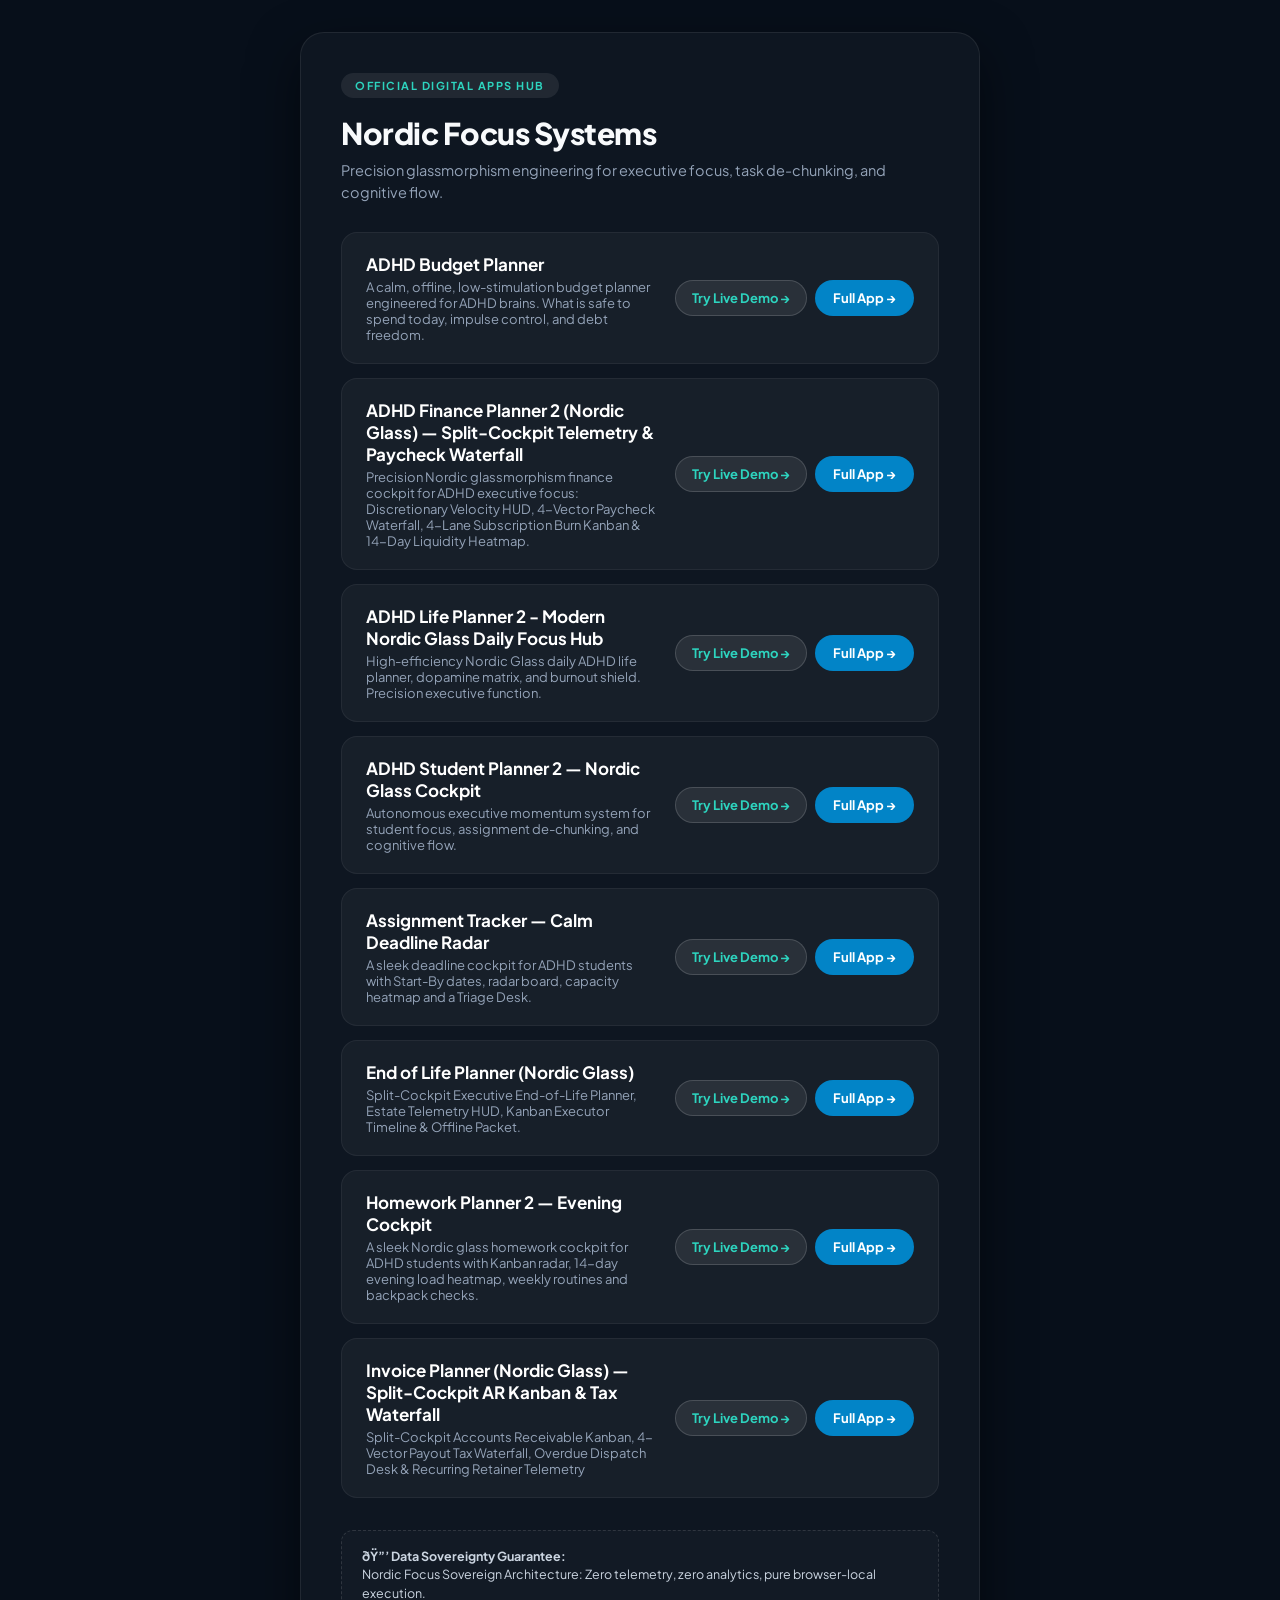
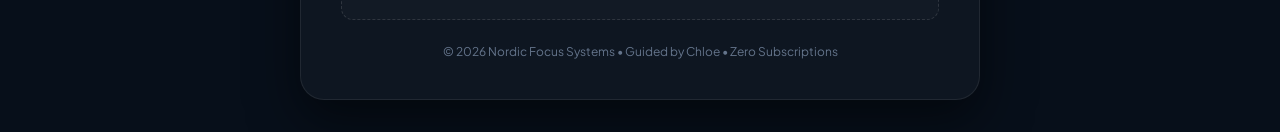
<file: index.html>
﻿<!DOCTYPE html>
<html lang="en">
<head>
  <meta charset="utf-8">
  <meta name="viewport" content="width=device-width, initial-scale=1">
  <title>Nordic Focus Systems â€” Autonomous Executive Momentum Systems</title>
  <style>
    @import url('https://fonts.googleapis.com/css2?family=Plus+Jakarta+Sans:wght@400;500;600;700;800&display=swap');
    * { box-sizing: border-box; margin: 0; padding: 0; }
    body {
      font-family: 'Plus Jakarta Sans', -apple-system, sans-serif;
      background-color: #070f1a;
      color: #f8fafc;
      min-height: 100vh;
      display: flex;
      flex-direction: column;
      align-items: center;
      justify-content: center;
      padding: 32px 20px;
    }
    .container {
      max-width: 680px;
      width: 100%;
      background: rgba(255, 255, 255, 0.03);
      border: 1px solid rgba(255, 255, 255, 0.08);
      border-radius: 24px;
      padding: 40px;
      box-shadow: 0 20px 50px rgba(0,0,0,0.5);
    }
    .badge {
      display: inline-block;
      background: rgba(255, 255, 255, 0.08);
      color: #2dd4bf;
      font-size: 11px;
      font-weight: 700;
      text-transform: uppercase;
      letter-spacing: 1.5px;
      padding: 6px 14px;
      border-radius: 999px;
      margin-bottom: 16px;
    }
    h1 { font-size: 30px; font-weight: 800; margin-bottom: 8px; letter-spacing: -0.5px; }
    .tagline { font-size: 14.5px; color: #94a3b8; margin-bottom: 28px; line-height: 1.5; }
    .tool-list { display: flex; flex-direction: column; gap: 14px; margin-bottom: 32px; }
    .tool-card {
      background: rgba(255, 255, 255, 0.04);
      border: 1px solid rgba(255, 255, 255, 0.06);
      border-radius: 16px;
      padding: 20px 24px;
      display: flex;
      align-items: center;
      justify-content: space-between;
      gap: 16px;
      transition: all 0.2s ease;
    }
    .tool-card:hover {
      background: rgba(255, 255, 255, 0.07);
      border-color: #2dd4bf;
      transform: translateY(-2px);
    }
    .tool-info h3 { font-size: 17px; font-weight: 700; margin-bottom: 4px; color: #ffffff; }
    .tool-info p { font-size: 13px; color: #94a3b8; }
    .tool-actions { display: flex; align-items: center; gap: 8px; flex-shrink: 0; }
    .btn-demo {
      display: inline-block;
      background: rgba(255, 255, 255, 0.08);
      color: #2dd4bf;
      border: 1px solid rgba(255, 255, 255, 0.15);
      text-decoration: none;
      font-size: 13px;
      font-weight: 700;
      padding: 9px 16px;
      border-radius: 999px;
      white-space: nowrap;
      transition: all 0.2s;
    }
    .btn-demo:hover {
      background: rgba(255, 255, 255, 0.14);
      border-color: #2dd4bf;
    }
    .btn-launch {
      display: inline-block;
      background: #0284c7;
      color: #ffffff;
      text-decoration: none;
      font-size: 13px;
      font-weight: 700;
      padding: 10px 18px;
      border-radius: 999px;
      white-space: nowrap;
      transition: opacity 0.2s;
    }
    .btn-launch:hover { opacity: 0.9; }
    .pledge-box {
      background: rgba(255, 255, 255, 0.02);
      border: 1px dashed rgba(255, 255, 255, 0.12);
      border-radius: 12px;
      padding: 16px 20px;
      font-size: 12.5px;
      color: #cbd5e1;
      line-height: 1.5;
      margin-bottom: 24px;
    }
    .footer { text-align: center; font-size: 12px; color: #64748b; }
    @media (max-width: 580px) {
      .container { padding: 24px 20px; }
      .tool-card { flex-direction: column; align-items: flex-start; }
      .btn-launch { width: 100%; text-align: center; }
    }
  </style>
</head>
<body>
  <div class="container">
    <span class="badge">Official Digital Apps Hub</span>
    <h1>Nordic Focus Systems</h1>
    <p class="tagline">Precision glassmorphism engineering for executive focus, task de-chunking, and cognitive flow.</p>

    <div class="tool-list">
      <div class="tool-card">
        <div class="tool-info">
          <h3>ADHD Budget Planner</h3>
          <p>A calm, offline, low-stimulation budget planner engineered for ADHD brains. What is safe to spend today, impulse control, and debt freedom.</p>
        </div>
        <div class="tool-actions">
          <a href="./adhd-budget-planner-2/demo/" class="btn-demo" target="_blank">Try Live Demo &rarr;</a>
          <a href="./adhd-budget-planner-2/" class="btn-launch" target="_blank">Full App &rarr;</a>
        </div>
      </div>      <div class="tool-card">
        <div class="tool-info">
          <h3>ADHD Finance Planner 2 (Nordic Glass) — Split-Cockpit Telemetry & Paycheck Waterfall</h3>
          <p>Precision Nordic glassmorphism finance cockpit for ADHD executive focus: Discretionary Velocity HUD, 4-Vector Paycheck Waterfall, 4-Lane Subscription Burn Kanban & 14-Day Liquidity Heatmap.</p>
        </div>
        <div class="tool-actions">
          <a href="./adhd-finance-planner-2/demo/" class="btn-demo" target="_blank">Try Live Demo &rarr;</a>
          <a href="./adhd-finance-planner-2/" class="btn-launch" target="_blank">Full App &rarr;</a>
        </div>
      </div>      <div class="tool-card">
        <div class="tool-info">
          <h3>ADHD Life Planner 2 - Modern Nordic Glass Daily Focus Hub</h3>
          <p>High-efficiency Nordic Glass daily ADHD life planner, dopamine matrix, and burnout shield. Precision executive function.</p>
        </div>
        <div class="tool-actions">
          <a href="./adhd-life-planner-2/demo/" class="btn-demo" target="_blank">Try Live Demo &rarr;</a>
          <a href="./adhd-life-planner-2/" class="btn-launch" target="_blank">Full App &rarr;</a>
        </div>
      </div>      <div class="tool-card">
        <div class="tool-info">
          <h3>ADHD Student Planner 2 — Nordic Glass Cockpit</h3>
          <p>Autonomous executive momentum system for student focus, assignment de-chunking, and cognitive flow.</p>
        </div>
        <div class="tool-actions">
          <a href="./adhd-student-planner-2/demo/" class="btn-demo" target="_blank">Try Live Demo &rarr;</a>
          <a href="./adhd-student-planner-2/" class="btn-launch" target="_blank">Full App &rarr;</a>
        </div>
      </div>      <div class="tool-card">
        <div class="tool-info">
          <h3>Assignment Tracker — Calm Deadline Radar</h3>
          <p>A sleek deadline cockpit for ADHD students with Start-By dates, radar board, capacity heatmap and a Triage Desk.</p>
        </div>
        <div class="tool-actions">
          <a href="./assignment-tracker-2/demo/" class="btn-demo" target="_blank">Try Live Demo &rarr;</a>
          <a href="./assignment-tracker-2/" class="btn-launch" target="_blank">Full App &rarr;</a>
        </div>
      </div>      <div class="tool-card">
        <div class="tool-info">
          <h3>End of Life Planner (Nordic Glass)</h3>
          <p>Split-Cockpit Executive End-of-Life Planner, Estate Telemetry HUD, Kanban Executor Timeline & Offline Packet.</p>
        </div>
        <div class="tool-actions">
          <a href="./end-of-life-planner-2/demo/" class="btn-demo" target="_blank">Try Live Demo &rarr;</a>
          <a href="./end-of-life-planner-2/" class="btn-launch" target="_blank">Full App &rarr;</a>
        </div>
      </div>      <div class="tool-card">
        <div class="tool-info">
          <h3>Homework Planner 2 — Evening Cockpit</h3>
          <p>A sleek Nordic glass homework cockpit for ADHD students with Kanban radar, 14-day evening load heatmap, weekly routines and backpack checks.</p>
        </div>
        <div class="tool-actions">
          <a href="./homework-planner-2/demo/" class="btn-demo" target="_blank">Try Live Demo &rarr;</a>
          <a href="./homework-planner-2/" class="btn-launch" target="_blank">Full App &rarr;</a>
        </div>
      </div>      <div class="tool-card">
        <div class="tool-info">
          <h3>Invoice Planner (Nordic Glass) — Split-Cockpit AR Kanban & Tax Waterfall</h3>
          <p>Split-Cockpit Accounts Receivable Kanban, 4-Vector Payout Tax Waterfall, Overdue Dispatch Desk & Recurring Retainer Telemetry</p>
        </div>
        <div class="tool-actions">
          <a href="./invoice-planner-2/demo/" class="btn-demo" target="_blank">Try Live Demo &rarr;</a>
          <a href="./invoice-planner-2/" class="btn-launch" target="_blank">Full App &rarr;</a>
        </div>
      </div>
    </div>

    <div class="pledge-box">
      <strong>ðŸ”’ Data Sovereignty Guarantee:</strong><br>
      Nordic Focus Sovereign Architecture: Zero telemetry, zero analytics, pure browser-local execution.
    </div>

    <div class="footer">
      &copy; 2026 Nordic Focus Systems &bull; Guided by Chloe &bull; Zero Subscriptions
    </div>
  </div>
</body>
</html>
</file>
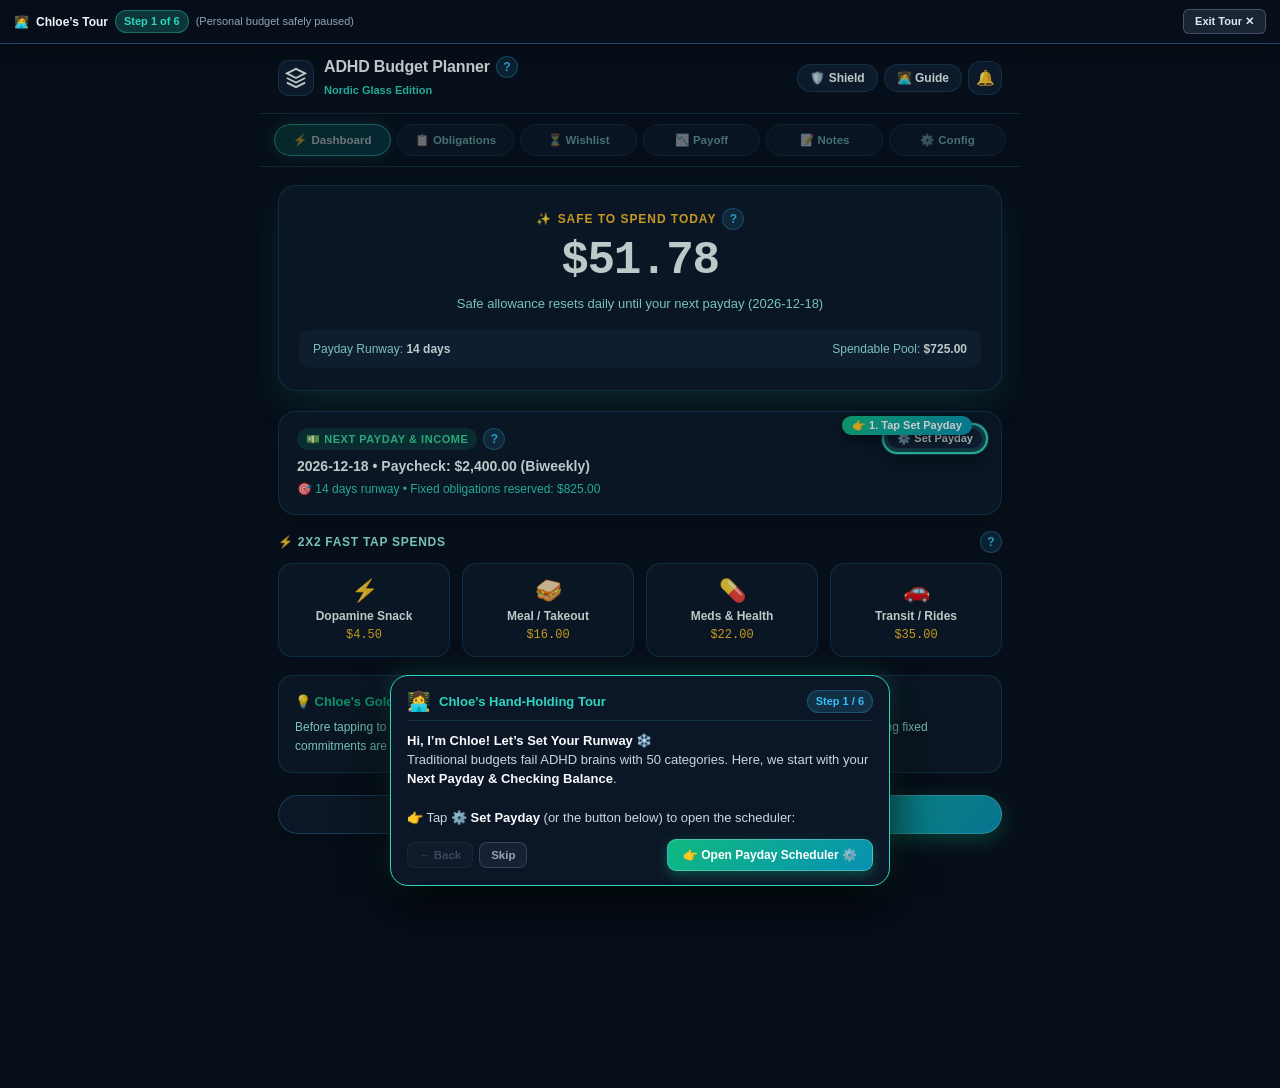
<file: adhd-budget-planner-2/index.html>
<!DOCTYPE html>
<html lang="en">
<head>
  <meta charset="utf-8">
  <meta name="viewport" content="width=device-width, initial-scale=1, viewport-fit=cover">
  <title>ADHD Budget Planner</title>
  <meta name="description" content="Ultra low-friction personal finance app engineered for neurodivergent focus.">
  <meta name="theme-color" content="#0d9488">
  <meta name="apple-mobile-web-app-capable" content="yes">
  <meta name="apple-mobile-web-app-status-bar-style" content="black-translucent">
  <meta name="apple-mobile-web-app-title" content="ADHD Budget Planner">
  <link rel="manifest" href="./manifest.json">
  <link rel="icon" type="image/svg+xml" href="./assets/icon.svg">
  <link rel="apple-touch-icon" href="./assets/apple-touch-icon.png">
  
  <link rel="stylesheet" href="./css/planner-theme.css">
  <link rel="stylesheet" href="./css/planner-layout.css">
  <link rel="stylesheet" href="./css/chloe-tour.css">
</head>
<body data-theme="emerald-modern">

  <div class="adhd-container">

    <!-- Top Header App Bar -->
    <header class="adhd-header">
      <div class="header-row">
        <div class="brand-badge">
          <div class="brand-icon">
            <svg width="22" height="22" viewBox="0 0 24 24" fill="none" stroke="currentColor" stroke-width="2">
              <path d="M12 2L2 7l10 5 10-5-10-5zM2 17l10 5 10-5M2 12l10 5 10-5"/>
            </svg>
          </div>
          <div class="brand-titles">
            <div style="display:flex;align-items:center;gap:6px;">
              <h1>ADHD Budget Planner</h1>
              <button type="button" class="nordic-help-badge" data-chloe-help="settings.sovereign" title="Offline Privacy & Security">?</button>
            </div>
            <span class="brand-subtitle">Nordic Glass Edition</span>
          </div>
        </div>
        <div class="header-actions">
          <button type="button" class="pill-action-btn" id="btn-burnout-shield" title="Burnout Shield (Emergency Mode)">🛡️ Shield</button>
          <button type="button" class="pill-action-btn" id="btn-launch-tour" title="Chloe's Guided Tour">👩‍💻 Guide</button>
          <button type="button" class="icon-action-btn" id="btn-toggle-sound" title="Haptic Audio">🔔</button>
        </div>
      </div>
    </header>

    <!-- TOP CAPSULE NAVIGATION BAR (Replaces Bottom Dock for Unique Layout) -->
    <nav class="nordic-capsule-nav" id="capsule-nav" aria-label="Primary Navigation">
      <button type="button" class="capsule-tab active" data-nav="dashboard">
        <span class="tab-emoji">⚡</span>
        <span class="tab-text">Dashboard</span>
      </button>
      <button type="button" class="capsule-tab" data-nav="obligations">
        <span class="tab-emoji">📋</span>
        <span class="tab-text">Obligations</span>
      </button>
      <button type="button" class="capsule-tab" data-nav="pause">
        <span class="tab-emoji">⏳</span>
        <span class="tab-text">Wishlist</span>
      </button>
      <button type="button" class="capsule-tab" data-nav="payoff">
        <span class="tab-emoji">📉</span>
        <span class="tab-text">Payoff</span>
      </button>
      <button type="button" class="capsule-tab" data-nav="scratchpad">
        <span class="tab-emoji">📝</span>
        <span class="tab-text">Notes</span>
      </button>
      <button type="button" class="capsule-tab" data-nav="preferences">
        <span class="tab-emoji">⚙️</span>
        <span class="tab-text">Config</span>
      </button>
    </nav>

    <!-- MAIN SCREENS -->
    <main>
      <!-- 1. Dashboard Screen -->
      <section id="screen-dashboard" class="screen active">
        <!-- Split Dual-Column Glass Hero -->
        <div class="hero-split-card">
          <div class="hero-main-section">
            <div class="hero-label">
              <span>✨</span> Safe to Spend Today
              <button type="button" class="nordic-help-badge" data-chloe-help="horizon.velocity" title="About Safe Daily Horizon">?</button>
            </div>
            <div class="hero-number" id="hero-safe-amount">$0.00</div>
            <div class="hero-subtext" id="hero-runway-subtext">Calculating daily allowance...</div>
          </div>
          <div class="runway-summary-strip" id="runway-summary-strip">
            <!-- Populated dynamically -->
          </div>
        </div>

        <!-- Interactive Next Payday & Income Card -->
        <div class="payday-inflow-card" id="card-payday-inflow">
          <div style="display:flex;justify-content:space-between;align-items:center;margin-bottom:6px;">
            <div style="display:flex;align-items:center;gap:6px;">
              <span class="inflow-badge">💵 Next Payday & Income</span>
              <button type="button" class="nordic-help-badge" data-chloe-help="horizon.inflow" title="About Payday & Runway">?</button>
            </div>
            <button type="button" class="pill-action-btn" id="btn-edit-payday" style="font-size:11px;padding:3px 9px;">⚙️ Set Payday</button>
          </div>
          <div id="inflow-details-display" style="font-size:14px;font-weight:800;color:var(--text-main);">
            Loading schedule...
          </div>
          <div id="inflow-runway-countdown" style="font-size:12px;color:var(--color-accent);margin-top:3px;">
            Calculating runway...
          </div>
        </div>

        <div style="display:flex;justify-content:space-between;align-items:center;margin:16px 0 10px;">
          <div style="font-size:12px;font-weight:800;color:var(--text-sub);text-transform:uppercase;letter-spacing:0.06em;">
            ⚡ 2x2 Fast Tap Spends
          </div>
          <button type="button" class="nordic-help-badge" data-chloe-help="horizon.quickspend" title="About Quick Velocity Spends">?</button>
        </div>
        <div class="quick-spend-grid" id="quick-spend-grid">
          <!-- 4 slots 2x2 grid populated dynamically -->
        </div>

        <div id="today-spends-container"></div>

        <div style="background:var(--bg-panel);border:1px solid var(--border-line);border-radius:14px;padding:16px;margin-top:14px;">
          <div style="font-size:13px;font-weight:700;color:var(--color-primary);margin-bottom:6px;">💡 Chloe's Golden Rule:</div>
          <p style="font-size:12px;color:var(--text-sub);line-height:1.6;">
            Before tapping to buy, glance at your Safe to Spend Today number. If it is green, you can spend guilt-free knowing fixed commitments are already reserved!
          </p>
        </div>
      </section>

      <!-- 2. Obligations (Bills) Screen -->
      <section id="screen-obligations" class="screen">
        <div style="display:flex;justify-content:space-between;align-items:center;margin-bottom:16px;">
          <div>
            <div style="display:flex;align-items:center;gap:6px;">
              <h2 style="font-size:18px;font-weight:800;">Fixed Obligations</h2>
              <button type="button" class="nordic-help-badge" data-chloe-help="obligations.fixed" title="About Fixed Obligations">?</button>
            </div>
            <p style="font-size:12px;color:var(--text-sub);">Essential commitments protected before calculating your allowance.</p>
          </div>
          <button type="button" class="btn-primary-action" id="btn-open-add-obligation">+ Add Obligation</button>
        </div>
        <div id="obligation-list">
          <!-- Populated dynamically -->
        </div>
      </section>

      <!-- 3. Wishlist Pause Screen -->
      <section id="screen-pause" class="screen">
        <div style="display:flex;justify-content:space-between;align-items:center;margin-bottom:16px;">
          <div>
            <div style="display:flex;align-items:center;gap:6px;">
              <h2 style="font-size:18px;font-weight:800;">Wishlist Pause (48h Vault)</h2>
              <button type="button" class="nordic-help-badge" data-chloe-help="pause.chamber" title="About 48h Wishlist Cooling Chamber">?</button>
            </div>
            <p style="font-size:12px;color:var(--text-sub);">Park online shopping urges here. 82% of impulses fade calmly in 48 hours.</p>
          </div>
          <button type="button" class="btn-primary-action" id="btn-open-add-pause">+ Pause Item</button>
        </div>
        <div id="pause-list">
          <!-- Populated dynamically -->
        </div>
      </section>

      <!-- 4. Payoff Plan Screen -->
      <section id="screen-payoff" class="screen">
        <div style="display:flex;justify-content:space-between;align-items:center;margin-bottom:16px;">
          <div>
            <div style="display:flex;align-items:center;gap:6px;">
              <h2 style="font-size:18px;font-weight:800;">Payoff Plan (Debt Crusher)</h2>
              <button type="button" class="nordic-help-badge" data-chloe-help="payoff.radar" title="About Debt Payoff Plan">?</button>
            </div>
            <p style="font-size:12px;color:var(--text-sub);">Snowball & Avalanche accelerated debt freedom path.</p>
          </div>
          <button type="button" class="btn-primary-action" id="btn-open-add-debt">+ Add Debt</button>
        </div>
        <div style="background:var(--bg-panel);border:1px solid var(--border-line);border-radius:14px;padding:18px;text-align:center;margin-bottom:16px;">
          <div style="font-size:11px;font-weight:700;color:var(--color-gold);text-transform:uppercase;letter-spacing:0.08em;margin-bottom:4px;">Freedom Projection</div>
          <div style="font-size:17px;font-weight:800;color:var(--text-main);" id="debt-free-summary">Calculating projection...</div>
        </div>
        <div id="payoff-list">
          <!-- Populated dynamically -->
        </div>
      </section>

      <!-- 5. Focus Scratchpad Screen -->
      <section id="screen-scratchpad" class="screen">
        <div style="display:flex;align-items:center;gap:6px;margin-bottom:6px;">
          <h2 style="font-size:18px;font-weight:800;">Focus Scratchpad</h2>
          <button type="button" class="nordic-help-badge" data-chloe-help="scratchpad.brain" title="About Focus Scratchpad">?</button>
        </div>
        <p style="font-size:12px;color:var(--text-sub);margin-bottom:16px;">Zero-friction capture for money thoughts, upcoming expenses, or anxiety relief.</p>
        <textarea id="scratchpad-textarea" class="form-input" style="height:280px;resize:none;font-size:14px;line-height:1.6;" placeholder="Type anything on your mind... auto-saves instantly."></textarea>
      </section>

      <!-- 6. Preferences Screen -->
      <section id="screen-preferences" class="screen">
        <div style="display:flex;align-items:center;gap:6px;margin-bottom:16px;">
          <h2 style="font-size:18px;font-weight:800;">Preferences & Backup</h2>
          <button type="button" class="nordic-help-badge" data-chloe-help="settings.oops" title="About Oops Buffer & Preferences">?</button>
        </div>
        <div style="background:var(--bg-panel);border:1px solid var(--border-line);border-radius:14px;padding:18px;margin-bottom:18px;">
          <form id="form-planner-settings">
            <div class="form-group">
              <label>Checking Account Balance ($)</label>
              <input type="number" step="0.01" class="form-input" id="settings-checking-balance" required>
            </div>
            <div class="form-group">
              <label>Payday Frequency</label>
              <select class="form-select" id="settings-income-cycle">
                <option value="weekly">Weekly</option>
                <option value="biweekly">Bi-Weekly (Every 2 Weeks)</option>
                <option value="semimonthly">Semi-Monthly (1st & 15th)</option>
                <option value="monthly">Monthly</option>
              </select>
            </div>
            <div class="form-group">
              <label>Visual Color Theme</label>
              <select class="form-select" id="settings-theme-select">
                <option value="emerald-modern">Emerald Modern</option>
                <option value="oled-dark">OLED Dark</option>
                <option value="nordic-fog">Nordic Fog (Light)</option>
                <option value="warm-earth">Warm Earth</option>
              </select>
            </div>
            <button type="submit" class="btn-primary-action" style="width:100%;padding:12px;margin-top:6px;">Save Preferences 🌿</button>
          </form>
        </div>

        <div style="background:var(--bg-panel);border:1px solid var(--border-line);border-radius:14px;padding:18px;">
          <div style="font-size:14px;font-weight:700;margin-bottom:10px;">💾 Backup & Device Transfer</div>
          <button type="button" class="btn-primary-action" id="btn-export-backup" style="width:100%;padding:12px;margin-bottom:14px;">Download Backup (.json)</button>
          <label style="display:block;font-size:12px;color:var(--text-sub);margin-bottom:6px;">Restore Backup File:</label>
          <input type="file" id="input-restore-backup" accept=".json" class="form-input" style="font-size:12px;padding:6px;">
        </div>
      </section>
    </main>

    <!-- Bottom Floating Quick HUD -->
    <div class="nordic-floating-hud" id="nordic-floating-hud">
      <button type="button" class="hud-shield-btn" id="hud-btn-shield" title="Toggle Burnout Shield">
        🛡️ Burnout Shield
      </button>
      <button type="button" class="hud-spend-btn" id="hud-btn-add-spend" title="Log Custom Spend">
        ⚡ + Custom Spend
      </button>
    </div>

    <!-- FULLSCREEN BURNOUT SHIELD OVERLAY -->
    <div id="burnout-shield-overlay" class="zombie-overlay">
      <div class="zombie-title" style="display:flex;align-items:center;justify-content:center;gap:8px;">
        <span>🛡️ Burnout Shield Active</span>
        <button type="button" class="nordic-help-badge" data-chloe-help="shield.burnout" title="About Burnout Shield">?</button>
      </div>
      <p style="font-size:13px;color:#a3a3a3;margin-bottom:24px;">Low bandwidth day? Here is your single answer right now:</p>
      <div style="font-size:14px;color:#737373;text-transform:uppercase;letter-spacing:0.1em;margin-bottom:6px;">Safe to Spend Today</div>
      <div class="zombie-hero-number" id="shield-hero-amount">$0.00</div>
      <button type="button" class="btn-zombie-exit" id="btn-exit-shield">Exit Burnout Shield 🌿</button>
    </div>

    <!-- MODAL: Set Payday & Income -->
    <div id="modal-set-payday" class="modal-overlay">
      <div class="modal-box">
        <div style="display:flex;justify-content:space-between;align-items:center;margin-bottom:14px;">
          <h3 style="font-size:16px;font-weight:800;">💵 Set Next Payday & Income</h3>
          <button type="button" class="icon-action-btn" id="btn-close-set-payday" style="width:28px;height:28px;">&times;</button>
        </div>
        <form id="form-set-payday">
          <div class="form-group">
            <label>Next Payday Date</label>
            <input type="date" class="form-input" id="input-payday-date" required>
          </div>
          <div class="form-group">
            <label>Expected Paycheck Amount ($)</label>
            <input type="number" step="0.01" class="form-input" id="input-payday-amount" placeholder="2400.00" required>
          </div>
          <div class="form-group">
            <label>Pay Frequency</label>
            <select class="form-select" id="select-payday-cycle">
              <option value="biweekly">Bi-Weekly (Every 2 Weeks)</option>
              <option value="weekly">Weekly (Every 7 Days)</option>
              <option value="semimonthly">Semi-Monthly (1st & 15th)</option>
              <option value="monthly">Monthly</option>
            </select>
          </div>
          <div class="form-group">
            <label>Current Checking Balance ($)</label>
            <input type="number" step="0.01" class="form-input" id="input-payday-checking" placeholder="1250.00" required>
          </div>
          <button type="submit" class="btn-primary-action" style="width:100%;padding:12px;margin-top:6px;">Update Payday & Runway 🚀</button>
        </form>
      </div>
    </div>

    <!-- MODAL: Custom Quick Spend -->
    <div id="modal-custom-spend" class="modal-overlay">
      <div class="modal-box">
        <div style="display:flex;justify-content:space-between;align-items:center;margin-bottom:14px;">
          <h3 style="font-size:16px;font-weight:800;">⚡ Log Custom Spend</h3>
          <button type="button" class="icon-action-btn" id="btn-close-custom-spend" style="width:28px;height:28px;">&times;</button>
        </div>
        <form id="form-custom-spend">
          <div class="form-group">
            <label>Spend Title / Description</label>
            <input type="text" class="form-input" id="input-custom-spend-title" placeholder="Coffee & Croissant" required>
          </div>
          <div class="form-group">
            <label>Amount ($)</label>
            <input type="number" step="0.01" class="form-input" id="input-custom-spend-amt" placeholder="8.50" required>
          </div>
          <button type="submit" class="btn-primary-action" style="width:100%;padding:12px;margin-top:6px;">Log Spend Now ⚡</button>
        </form>
      </div>
    </div>

    <!-- MODAL: Add / Edit Obligation -->
    <div id="modal-add-obligation" class="modal-overlay">
      <div class="modal-box">
        <div style="display:flex;justify-content:space-between;align-items:center;margin-bottom:14px;">
          <h3 style="font-size:16px;font-weight:800;" id="modal-obligation-heading">📅 Add Obligation</h3>
          <button type="button" class="icon-action-btn" id="btn-close-add-obligation" style="width:28px;height:28px;">&times;</button>
        </div>
        <form id="form-add-obligation">
          <input type="hidden" id="obligation-edit-id" value="">
          <div class="form-group">
            <label>Obligation Name (e.g. Rent, Wi-Fi, Phone)</label>
            <input type="text" class="form-input" id="obligation-name-input" placeholder="Apartment Rent" required>
          </div>
          <div class="form-group">
            <label>Amount ($)</label>
            <input type="number" step="0.01" class="form-input" id="obligation-amount-input" placeholder="750.00" required>
          </div>
          <div class="form-group">
            <label>Due Date</label>
            <input type="date" class="form-input" id="obligation-date-input" required>
          </div>
          <button type="submit" class="btn-primary-action" style="width:100%;padding:12px;margin-top:6px;">Save Obligation 🌿</button>
        </form>
      </div>
    </div>

    <!-- MODAL: Add / Edit Wishlist Pause Item -->
    <div id="modal-add-pause" class="modal-overlay">
      <div class="modal-box">
        <div style="display:flex;justify-content:space-between;align-items:center;margin-bottom:14px;">
          <h3 style="font-size:16px;font-weight:800;" id="modal-pause-heading">⏳ Wishlist Pause (48h Vault)</h3>
          <button type="button" class="icon-action-btn" id="btn-close-add-pause" style="width:28px;height:28px;">&times;</button>
        </div>
        <form id="form-add-pause">
          <input type="hidden" id="pause-edit-id" value="">
          <div class="form-group">
            <label>Item Name / Purchase Urge</label>
            <input type="text" class="form-input" id="pause-name-input" placeholder="New Wireless Earbuds" required>
          </div>
          <div class="form-group">
            <label>Price ($)</label>
            <input type="number" step="0.01" class="form-input" id="pause-amount-input" placeholder="99.00" required>
          </div>
          <button type="submit" class="btn-primary-action" style="width:100%;padding:12px;margin-top:6px;">Save to 48h Vault ⏳</button>
        </form>
      </div>
    </div>

    <!-- MODAL: Add / Edit Debt -->
    <div id="modal-add-debt" class="modal-overlay">
      <div class="modal-box">
        <div style="display:flex;justify-content:space-between;align-items:center;margin-bottom:14px;">
          <h3 style="font-size:16px;font-weight:800;" id="modal-debt-heading">📉 Add Debt Account</h3>
          <button type="button" class="icon-action-btn" id="btn-close-add-debt" style="width:28px;height:28px;">&times;</button>
        </div>
        <form id="form-add-debt">
          <input type="hidden" id="debt-edit-id" value="">
          <div class="form-group">
            <label>Account Name (e.g. Visa Card, Car Loan)</label>
            <input type="text" class="form-input" id="debt-name-input" placeholder="Visa Credit Card" required>
          </div>
          <div class="form-group">
            <label>Current Balance ($)</label>
            <input type="number" step="0.01" class="form-input" id="debt-balance-input" placeholder="850.00" required>
          </div>
          <div class="form-group">
            <label>Minimum Monthly Payment ($)</label>
            <input type="number" step="0.01" class="form-input" id="debt-min-input" placeholder="35.00" required>
          </div>
          <div class="form-group">
            <label>Interest Rate (APR %)</label>
            <input type="number" step="0.1" class="form-input" id="debt-apr-input" placeholder="19.9" required>
          </div>
          <button type="submit" class="btn-primary-action" style="width:100%;padding:12px;margin-top:6px;">Save Debt Account 📉</button>
        </form>
      </div>
    </div>

    <!-- MODAL: CHLOE'S 4-TIER TACTICAL CONTEXTUAL HELP -->
    <div id="modal-chloe-help" class="modal-overlay">
      <div class="modal-box">
        <div class="chloe-help-header">
          <h3 class="chloe-help-title" id="chloe-help-title">👩‍💻 Chloe's Tactical Guide</h3>
          <button type="button" class="icon-action-btn" id="btn-close-chloe-help" style="width:28px;height:28px;">&times;</button>
        </div>
        <div class="chloe-help-tiers-container">
          <div class="chloe-help-tier">
            <div class="chloe-tier-label">🎯 The Core Concept</div>
            <div class="chloe-tier-content" id="chloe-help-core">&mdash;</div>
          </div>
          <div class="chloe-help-tier">
            <div class="chloe-tier-label">⚡ Tactical Action</div>
            <div class="chloe-tier-content" id="chloe-help-action">&mdash;</div>
          </div>
          <div class="chloe-help-tier">
            <div class="chloe-tier-label">🧠 ADHD Brain Defense</div>
            <div class="chloe-tier-content" id="chloe-help-brain">&mdash;</div>
          </div>
          <div class="chloe-help-tier">
            <div class="chloe-tier-label">💡 Nordic Rule of Thumb</div>
            <div class="chloe-tier-content" id="chloe-help-rule">&mdash;</div>
          </div>
        </div>
      </div>
    </div>

  </div>

  <script src="./js/finance-engine.js"></script>
  <script src="./js/storage-controller.js"></script>
  <script src="./js/chloe-help.js"></script>
  <script src="./js/chloe-tour.js"></script>
  <script src="./js/planner-app.js"></script>
</body>
</html>
</file>
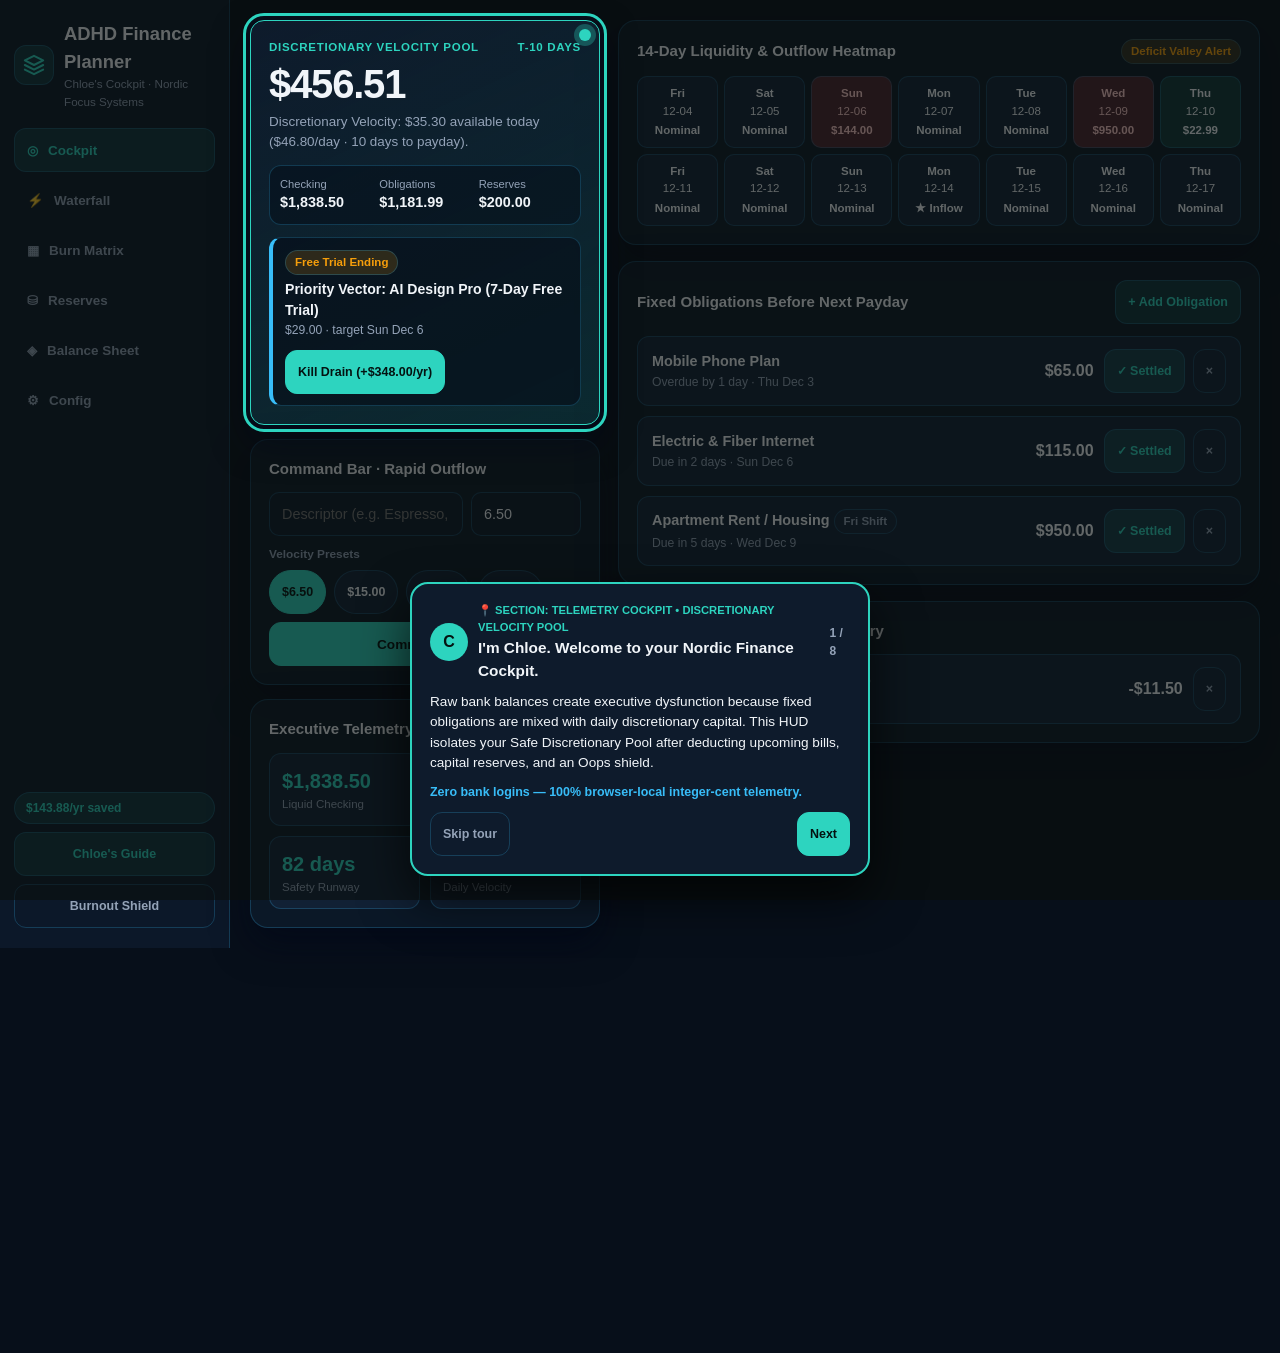
<file: adhd-finance-planner-2/index.html>
<!DOCTYPE html>
<html lang="en">
<head>
  <meta charset="UTF-8">
  <meta name="viewport" content="width=device-width, initial-scale=1.0">
  <title>ADHD Finance Planner 2 — Split-Cockpit Telemetry, Paycheck Waterfall &amp; Burn Matrix</title>
  <meta name="description" content="A sleek Nordic glass personal finance cockpit for ADHD executive focus: Discretionary Velocity HUD, 4-Vector Paycheck Waterfall, 4-Lane Subscription Burn Kanban, Capital Reserves &amp; 14-Day Liquidity Heatmap. 100% private offline PWA.">
  <meta name="theme-color" content="#070f1a">
  <link rel="manifest" href="manifest.json">
  <link rel="apple-touch-icon" href="assets/apple-touch-icon.png">
  <link rel="icon" type="image/png" sizes="32x32" href="assets/favicon-32.png">
  <style id="zero-blur-lockout">
    #tutorial-overlay, .tutorial-overlay {
      backdrop-filter: none !important;
      -webkit-backdrop-filter: none !important;
      filter: none !important;
    }
  </style>
  <link rel="stylesheet" href="css/theme.css?v=2.0.3">
  <link rel="stylesheet" href="css/app.css?v=2.0.3">
  <link rel="stylesheet" href="css/components.css?v=2.0.3">
</head>
<body data-theme="nordic-glass" data-active-tab="cockpit">

  <div class="shell">
    <!-- Left Rail (Desktop) / Top 3x2 Symmetric Capsule Grid (Mobile) -->
    <aside class="rail">
      <div class="rail-brand">
        <div class="brand-mark" aria-hidden="true">
          <svg width="22" height="22" viewBox="0 0 24 24" fill="none" stroke="currentColor" stroke-width="2.2" stroke-linecap="round" stroke-linejoin="round"><polygon points="12 2 2 7 12 12 22 7 12 2"/><polyline points="2 17 12 22 22 17"/><polyline points="2 12 12 17 22 12"/></svg>
        </div>
        <div class="brand-text">
          <h1 class="brand-title">ADHD Finance Planner</h1>
          <div class="brand-subtitle">Chloe's Cockpit · Nordic Focus Systems</div>
        </div>
      </div>

      <nav id="rail-nav" class="rail-nav" aria-label="Main Navigation">
        <button class="nav-btn active" type="button" data-tab="cockpit"><span class="nav-ico">◎</span><span>Cockpit</span></button>
        <button class="nav-btn" type="button" data-tab="waterfall"><span class="nav-ico">⚡</span><span>Waterfall</span></button>
        <button class="nav-btn" type="button" data-tab="burnrate"><span class="nav-ico">▦</span><span>Burn Matrix</span></button>
        <button class="nav-btn" type="button" data-tab="reserves"><span class="nav-ico">⛁</span><span>Reserves</span></button>
        <button class="nav-btn" type="button" data-tab="networth"><span class="nav-ico">◈</span><span>Balance Sheet</span></button>
        <button class="nav-btn" type="button" data-tab="settings"><span class="nav-ico">⚙</span><span>Config</span></button>
      </nav>

      <div class="rail-foot">
        <span id="badge-tax-saved" class="badge-pill" title="Annual ADHD Tax reclaimed from terminated drains">$0.00/yr saved</span>
        <button id="btn-launch-tour" class="btn btn-sm btn-secondary" type="button">Chloe's Guide</button>
        <button id="btn-toggle-fog" class="btn btn-sm btn-ghost" type="button" aria-pressed="false">Burnout Shield</button>
      </div>
    </aside>

    <!-- Split Dual-Column Cockpit Stage -->
    <div class="stage">
      <!-- Column 1: Persistent Executive Telemetry HUD (Hides on non-cockpit tabs on <=900px per Rule-15) -->
      <aside class="cockpit-hud" aria-label="Executive Financial Telemetry HUD">
        <section id="hero-pulse" class="glass hero-card" aria-label="Safe Discretionary Velocity Pool"></section>

        <section class="glass fog-hide" aria-label="Command Line Expense Capture">
          <div class="card-title">Command Bar · Rapid Outflow</div>
          <div class="inline-form">
            <input id="qa-spend-title" class="input" type="text" maxlength="120" placeholder="Descriptor (e.g. Espresso, AWS, Lunch)" autocomplete="off">
            <input id="qa-spend-amount" class="input" type="number" min="0.01" max="100000" step="0.01" value="6.50" style="max-width:110px;" aria-label="Amount">
          </div>
          <div class="chip-label">Velocity Presets</div>
          <div id="qa-amount-chips" class="chip-row" role="group" aria-label="Velocity amount presets">
            <button type="button" class="chip selected" data-cents="650" data-label="Coffee / Fuel">$6.50</button>
            <button type="button" class="chip" data-cents="1500" data-label="Quick Meal">$15.00</button>
            <button type="button" class="chip" data-cents="4000" data-label="Supply Run">$40.00</button>
            <button type="button" class="chip" data-cents="2500" data-label="Dopamine Impulse">$25.00</button>
          </div>
          <button id="btn-qa-spend" class="btn btn-primary" type="button" style="width:100%;">Commit Spend</button>
        </section>

        <section class="glass fog-hide" aria-label="4-Tile Executive Telemetry">
          <div class="card-title">Executive Telemetry Quad</div>
          <div class="telemetry-4">
            <div class="telemetry-tile"><div id="stat-checking" class="telemetry-val">$0.00</div><div class="telemetry-lbl">Liquid Checking</div></div>
            <div class="telemetry-tile"><div id="stat-promised" class="telemetry-val">$0.00</div><div class="telemetry-lbl">Locked Holds</div></div>
            <div class="telemetry-tile"><div id="stat-runway" class="telemetry-val">0 days</div><div class="telemetry-lbl">Safety Runway</div></div>
            <div class="telemetry-tile"><div id="stat-daily" class="telemetry-val">$0.00</div><div class="telemetry-lbl">Daily Velocity</div></div>
          </div>
        </section>
      </aside>

      <!-- Column 2: Active Main Screen Workspace -->
      <div class="cockpit-main">
        <!-- Screen 1: Cockpit -->
        <main id="screen-cockpit" class="app-screen active">
          <section class="glass fog-hide" aria-label="14-day liquidity heatmap">
            <div class="card-title">
              <span>14-Day Liquidity &amp; Outflow Heatmap</span>
              <span id="weather-status-tag" class="tag ok">Nominal Liquidity</span>
            </div>
            <div id="weather-ribbon" class="weather-grid"></div>
          </section>

          <section class="glass fog-hide" aria-label="Upcoming fixed obligations">
            <div class="card-title">
              <span>Fixed Obligations Before Next Payday</span>
              <button class="btn btn-secondary btn-sm" type="button" data-open-modal="modal-add-bill">+ Add Obligation</button>
            </div>
            <div id="pulse-bills-list" class="list"></div>
          </section>

          <section class="glass fog-hide" aria-label="Recent telemetry ledger">
            <div class="card-title">Recent Outflow &amp; Inflow Telemetry</div>
            <div id="recent-tx-list" class="list"></div>
          </section>
        </main>

        <!-- Screen 2: Waterfall (4-Vector Paycheck Splitter) -->
        <section id="screen-waterfall" class="app-screen">
          <div class="screen-head">
            <div>
              <h2>Paycheck Waterfall Splitter</h2>
              <p class="muted">Route incoming capital across 4 deterministic vectors with 100% integer-cent conservation.</p>
            </div>
          </div>

          <div id="autopilot-card" class="glass">
            <div class="card-title">1. Configure Incoming Capital Injection</div>
            <div class="grid-2">
              <label class="field">
                <span>Inflow Source Label</span>
                <input id="pay-label" class="input" type="text" maxlength="80" value="Primary Salary / Retainer" autocomplete="off">
              </label>
              <label class="field">
                <span>Net Deposit Amount ($)</span>
                <input id="pay-amount" class="input" type="number" min="1" max="1000000" step="0.01" value="2400.00">
              </label>
            </div>
            <div class="chip-label">Select Allocation Vector</div>
            <div id="pay-preset-chips" class="chip-row" role="group" aria-label="Waterfall presets">
              <button type="button" class="chip selected" data-preset="balanced">Balanced 50 / 20 / 10 / 20</button>
              <button type="button" class="chip" data-preset="catchup">High-Obligation 60 / 15 / 15 / 10</button>
              <button type="button" class="chip" data-preset="freelance">Contractor Tax Shield 45 / 25 / 15 / 15</button>
              <button type="button" class="chip" data-preset="gentle">High-Velocity 50 / 15 / 10 / 25</button>
            </div>

            <div id="autopilot-preview" class="split-grid"></div>

            <div class="row-actions">
              <button id="btn-run-autopilot" class="btn btn-primary" type="button">Execute Waterfall Split</button>
            </div>
          </div>

          <div class="glass">
            <div class="card-title">Executed Waterfall Log</div>
            <div id="paycheck-history-list" class="list"></div>
          </div>
        </section>

        <!-- Screen 3: Burn Matrix (4-Lane Kanban Subscription Radar) -->
        <section id="screen-burnrate" class="app-screen">
          <div class="screen-head">
            <div>
              <h2>Subscription Burn Matrix &amp; ADHD Tax Radar</h2>
              <p class="muted">4-Lane Kanban isolating free trials, 7-day renewals, active recurring drains, and reclaimed capital.</p>
            </div>
            <button class="btn btn-primary btn-sm" type="button" data-open-modal="modal-add-sub">+ Track Sub / Trial</button>
          </div>

          <div id="radar-trophy-card" class="glass"></div>

          <div id="burn-kanban-board" class="kanban-board"></div>

          <div class="glass">
            <div class="card-title">Executive Triage Desk (Expiring Trials &amp; Past-Due Items)</div>
            <div id="triage-list" class="list"></div>
          </div>
        </section>

        <!-- Screen 4: Reserves (Capital Reserve Sinking Modules) -->
        <section id="screen-reserves" class="app-screen">
          <div class="screen-head">
            <div>
              <h2>Capital Reserve Sinking Modules</h2>
              <p class="muted">Isolate non-monthly true expenses so annual renewals and repairs never disrupt cashflow.</p>
            </div>
            <button class="btn btn-primary btn-sm" type="button" data-open-modal="modal-add-bucket">+ New Reserve Module</button>
          </div>

          <div id="buckets-card" class="glass">
            <div id="buckets-list" class="list"></div>
          </div>
        </section>

        <!-- Screen 5: Balance Sheet & Net Worth -->
        <section id="screen-networth" class="app-screen">
          <div class="screen-head">
            <div>
              <h2>Sovereign Balance Sheet &amp; Runway</h2>
              <p class="muted">Zero-telemetry net worth engine with anti-double-counting checking synchronization.</p>
            </div>
          </div>

          <div id="wealth-summary-card" class="glass"></div>

          <div class="glass">
            <div class="card-title">Anti-Double-Counting Checking Snapshot Sync</div>
            <p class="muted" style="margin-bottom:10px;">Sync your real bank balance anytime. Transactions logged earlier today are never deducted twice.</p>
            <div class="inline-form">
              <input id="sync-balance-input" class="input" type="number" step="0.01" placeholder="Current checking balance ($)">
              <button id="btn-sync-balance" class="btn btn-primary" type="button">Sync Snapshot</button>
            </div>
          </div>

          <div class="glass">
            <div class="card-title">Asset &amp; Liability Nodes</div>
            <div id="accounts-list" class="list"></div>
            <div class="inline-form" style="margin-top:12px;">
              <input id="new-acct-name" class="input" type="text" maxlength="60" placeholder="Node name (e.g. Treasury Reserve)">
              <select id="new-acct-type" class="input" style="max-width:155px;" aria-label="Account type">
                <option value="checking">Checking</option>
                <option value="savings">Savings / Reserve</option>
                <option value="debt">Credit / Liability</option>
              </select>
              <input id="new-acct-bal" class="input" type="number" step="0.01" value="0" style="max-width:120px;" aria-label="Balance">
              <button id="btn-add-account" class="btn btn-secondary" type="button">Add Node</button>
            </div>
          </div>
        </section>

        <!-- Screen 6: System Config -->
        <section id="screen-settings" class="app-screen">
          <div class="screen-head">
            <div>
              <h2>System Configuration</h2>
              <p class="muted">100% browser-local execution. Zero cloud dependencies.</p>
            </div>
          </div>

          <div class="glass">
            <div class="card-title">Nordic Visual Matrix Themes</div>
            <div id="theme-picker" class="chip-row"></div>
            <label class="switch-row">
              <span>Acoustic telemetry confirmation cues</span>
              <input id="set-sound" type="checkbox" checked>
            </label>
          </div>

          <div class="glass">
            <div class="card-title">Payday Horizon &amp; Survival Floor Parameters</div>
            <div class="grid-2">
              <label class="field">
                <span>Next Payday Target Date</span>
                <input id="set-next-payday" class="input" type="date">
              </label>
              <label class="field">
                <span>Monthly Baseline Survival Floor ($)</span>
                <input id="set-survival" class="input" type="number" min="100" max="100000" step="50" value="2200">
              </label>
            </div>
            <div class="grid-2">
              <label class="field">
                <span>Oops Buffer Shield ($)</span>
                <input id="set-oops" class="input" type="number" min="0" max="10000" step="5" value="50">
              </label>
              <label class="field">
                <span>Base Currency</span>
                <select id="set-currency" class="input">
                  <option value="USD">USD ($)</option>
                  <option value="CAD">CAD (CA$)</option>
                  <option value="GBP">GBP (£)</option>
                  <option value="EUR">EUR (€)</option>
                  <option value="AUD">AUD (A$)</option>
                </select>
              </label>
            </div>
            <button id="btn-save-settings" class="btn btn-primary btn-sm" type="button">Commit Parameters</button>
          </div>

          <div class="glass">
            <div class="card-title">Clean Slate, Sample Telemetry &amp; Encrypted Backups</div>
            <div class="row-actions">
              <button id="btn-clean-slate" class="btn btn-secondary" type="button">🧹 Start Clean Slate</button>
              <button id="btn-load-sample" class="btn btn-secondary" type="button">🌱 Load Sample Data</button>
              <button id="btn-restart-tour" class="btn btn-ghost" type="button">Replay Chloe's Tour</button>
            </div>
            <div class="row-actions" style="margin-top:10px;">
              <button id="btn-export-json" class="btn btn-secondary" type="button">Export JSON Snapshot</button>
              <button id="btn-import-json" class="btn btn-secondary" type="button">Import JSON Snapshot</button>
              <input id="file-import" type="file" accept="application/json,.json" style="display:none;">
              <button id="btn-reset-data" class="btn btn-danger-soft" type="button">Purge All Data</button>
            </div>
          </div>
        </section>
      </div>
    </div>
  </div>

  <!-- Modal 1: Add Bill -->
  <div id="modal-add-bill" class="app-modal" role="dialog" aria-modal="true" aria-labelledby="add-bill-h">
    <div class="modal-card">
      <div class="modal-head">
        <h3 id="add-bill-h">Add Fixed Obligation</h3>
        <button class="btn-x" type="button" data-close-modal="modal-add-bill" aria-label="Close">×</button>
      </div>
      <label class="field"><span>Obligation Title</span><input id="bill-title" class="input" type="text" maxlength="120" placeholder="e.g. Studio Lease, Fiber Uplink"></label>
      <div class="grid-2">
        <label class="field"><span>Amount ($)</span><input id="bill-amount" class="input" type="number" min="0.01" step="0.01" value="85.00"></label>
        <label class="field"><span>Due Date</span><input id="bill-due" class="input" type="date"></label>
      </div>
      <label class="switch-row"><span>Shift weekend due dates to Friday early</span><input id="bill-weekend" type="checkbox" checked></label>
      <p id="bill-error" class="form-error" role="alert"></p>
      <div class="row-actions">
        <button id="btn-save-bill" class="btn btn-primary" type="button">Save Obligation</button>
        <button class="btn btn-ghost" type="button" data-close-modal="modal-add-bill">Cancel</button>
      </div>
    </div>
  </div>

  <!-- Modal 2: Add Subscription -->
  <div id="modal-add-sub" class="app-modal" role="dialog" aria-modal="true" aria-labelledby="add-sub-h">
    <div class="modal-card">
      <div class="modal-head">
        <h3 id="add-sub-h">Track Subscription or Free Trial</h3>
        <button class="btn-x" type="button" data-close-modal="modal-add-sub" aria-label="Close">×</button>
      </div>
      <label class="field"><span>Service Name</span><input id="sub-name" class="input" type="text" maxlength="120" placeholder="e.g. Cloud GPU Trial, SaaS Tool"></label>
      <div class="grid-2">
        <label class="field"><span>Cost ($)</span><input id="sub-amount" class="input" type="number" min="0.01" step="0.01" value="19.99"></label>
        <label class="field"><span>Billing Cycle</span><select id="sub-cycle" class="input">
          <option value="monthly">Monthly</option>
          <option value="yearly">Yearly</option>
          <option value="quarterly">Quarterly</option>
          <option value="weekly">Weekly</option>
        </select></label>
      </div>
      <div class="grid-2">
        <label class="field"><span>Next Renewal / Trial Expiry</span><input id="sub-next-date" class="input" type="date"></label>
        <label class="field"><span>Cancel-By Alert Lead (Days)</span><input id="sub-lead-days" class="input" type="number" min="1" max="30" value="3"></label>
      </div>
      <label class="switch-row"><span>Flag as Free Trial (High Alert Lane)</span><input id="sub-is-trial" type="checkbox"></label>
      <p id="sub-error" class="form-error" role="alert"></p>
      <div class="row-actions">
        <button id="btn-save-sub" class="btn btn-primary" type="button">Register Subscription</button>
        <button class="btn btn-ghost" type="button" data-close-modal="modal-add-sub">Cancel</button>
      </div>
    </div>
  </div>

  <!-- Modal 3: Add Reserve Module -->
  <div id="modal-add-bucket" class="app-modal" role="dialog" aria-modal="true" aria-labelledby="add-bucket-h">
    <div class="modal-card">
      <div class="modal-head">
        <h3 id="add-bucket-h">Create Capital Reserve Module</h3>
        <button class="btn-x" type="button" data-close-modal="modal-add-bucket" aria-label="Close">×</button>
      </div>
      <label class="field"><span>Reserve Name</span><input id="bucket-name" class="input" type="text" maxlength="80" placeholder="e.g. Annual Tax Shield, Hardware Upgrade"></label>
      <div class="grid-2">
        <label class="field"><span>Target Cap ($)</span><input id="bucket-target" class="input" type="number" min="1" step="1" value="1000"></label>
        <label class="field"><span>Initial Reserve ($)</span><input id="bucket-saved" class="input" type="number" min="0" step="1" value="150"></label>
      </div>
      <label class="field"><span>Per-Payperiod Auto-Hold ($)</span><input id="bucket-hold" class="input" type="number" min="0" step="1" value="75"></label>
      <label class="switch-row"><span>Lock hold from daily Discretionary Velocity</span><input id="bucket-autohold" type="checkbox" checked></label>
      <p id="bucket-error" class="form-error" role="alert"></p>
      <div class="row-actions">
        <button id="btn-save-bucket" class="btn btn-primary" type="button">Deploy Module</button>
        <button class="btn btn-ghost" type="button" data-close-modal="modal-add-bucket">Cancel</button>
      </div>
    </div>
  </div>

  <!-- Modal 4: Confirm -->
  <div id="modal-confirm" class="app-modal" role="dialog" aria-modal="true" aria-labelledby="confirm-h">
    <div class="modal-card">
      <div class="modal-head">
        <h3 id="confirm-h">Confirm Execution</h3>
        <button class="btn-x" type="button" data-close-modal="modal-confirm" aria-label="Close">×</button>
      </div>
      <p id="confirm-text" class="muted" style="margin-bottom:14px;"></p>
      <div class="row-actions">
        <button id="btn-confirm-yes" class="btn btn-danger-soft" type="button">Confirm</button>
        <button class="btn btn-ghost" type="button" data-close-modal="modal-confirm">Abort</button>
      </div>
    </div>
  </div>

  <div id="toast" class="toast" role="status" aria-live="polite"></div>

  <!-- Guided Tour Overlay (Rules 16, 17, 18, 20) -->
  <div id="tutorial-overlay" class="tutorial-overlay" style="display:none;">
    <div id="tutorial-card" class="tutorial-card" style="display:none;" role="dialog" aria-live="polite" aria-labelledby="tutorial-title">
      <div class="tour-head">
        <div class="tour-avatar" aria-hidden="true">C</div>
        <div>
          <div id="tutorial-section-tag" class="tour-tag"></div>
          <div id="tutorial-title" class="tour-title"></div>
        </div>
        <div id="tutorial-step-count" class="tour-count"></div>
      </div>
      <p id="tutorial-message" class="tour-msg"></p>
      <p id="tutorial-hint" class="tour-hint"></p>
      <div class="tour-actions">
        <button id="tutorial-btn-skip" class="btn btn-ghost btn-sm" type="button">Skip tour</button>
        <span class="spacer"></span>
        <button id="tutorial-btn-prev" class="btn btn-secondary btn-sm" type="button">Back</button>
        <button id="tutorial-btn-next" class="btn btn-primary btn-sm" type="button">Next</button>
      </div>
    </div>
  </div>

  <script>
    if ('caches' in window) {
      caches.keys().then(function (keys) {
        keys.forEach(function (k) {
          if (k !== 'adhd-finance-planner-2-v3') caches.delete(k);
        });
      }).catch(function () {});
    }
  </script>
  <script src="js/engine.js?v=2.0.3"></script>
  <script src="js/storage.js?v=2.0.3"></script>
  <script src="js/config.js?v=2.0.3"></script>
  <script src="js/tutorials.js?v=2.0.3"></script>
  <script src="js/app.js?v=2.0.3"></script>
</body>
</html>
</file>
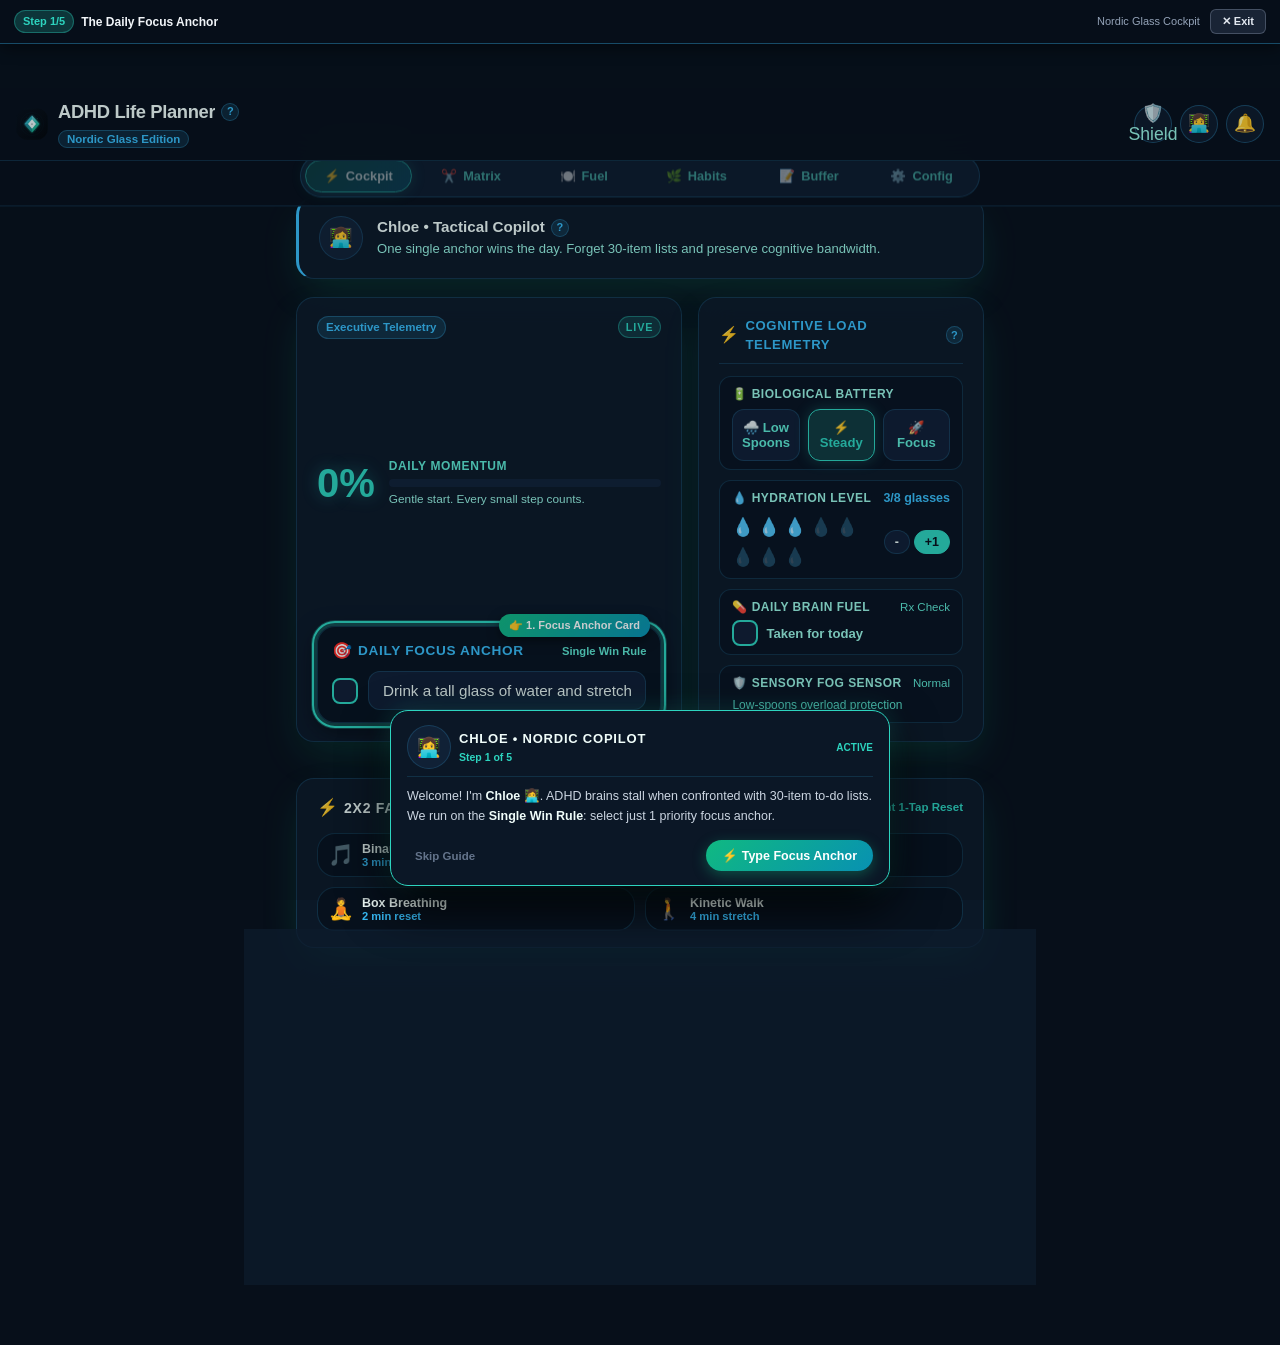
<file: adhd-life-planner-2/index.html>
<!DOCTYPE html>
<html lang="en">
<head>
  <meta charset="utf-8">
  <meta name="viewport" content="width=device-width, initial-scale=1, viewport-fit=cover">
  <title>ADHD Life Planner — Nordic Glass Edition</title>
  <meta name="description" content="Ultra low-friction personal life OS engineered for neurodivergent momentum, dopamine regulation, and low-spoons ease.">
  <meta name="theme-color" content="#070f1a">
  <meta name="apple-mobile-web-app-capable" content="yes">
  <meta name="apple-mobile-web-app-status-bar-style" content="black-translucent">
  <meta name="apple-mobile-web-app-title" content="ADHD Life 2">
  <link rel="manifest" href="./manifest.json">
  <link rel="icon" type="image/svg+xml" href="./assets/icon.svg">
  <link rel="apple-touch-icon" href="./assets/apple-touch-icon.png">

  <link rel="stylesheet" href="./css/nordic-theme.css">
  <link rel="stylesheet" href="./css/glass-layout.css">
  <link rel="stylesheet" href="./css/chloe-tour.css">
</head>
<body data-theme="emerald-modern">

  <!-- Top Sticky Header -->
  <header class="app-header">
    <div class="brand-wrapper">
      <img src="./assets/icon.svg" alt="ADHD Life Logo" class="brand-logo" />
      <div>
        <div style="display:flex;align-items:center;gap:6px;">
          <h1 class="brand-title">ADHD Life Planner</h1>
          <button type="button" class="nordic-help-badge" data-chloe-help="privacy.offline" title="Zero-Cloud Privacy Guarantee">?</button>
        </div>
        <span class="brand-tag">Nordic Glass Edition</span>
      </div>
    </div>
    <div class="header-actions">
      <button type="button" class="btn-header-action" id="btn-burnout-shield" title="Burnout Shield (Emergency Low Spoons)">🛡️</button>
      <button type="button" class="btn-header-action" id="btn-launch-tour" title="Chloe's Interactive Guide">👩‍💻</button>
      <button type="button" class="btn-header-action" id="btn-toggle-sound" title="Dopamine Chimes Audio">🔔</button>
    </div>
  </header>

  <!-- TOP SEGMENTED CAPSULE NAV BAR (Signature Shop 2 Experience) -->
  <nav class="capsule-nav-container" aria-label="Primary Navigation">
    <div class="capsule-nav-dock" id="capsule-nav">
      <button type="button" class="capsule-tab-btn active" data-tab="today">
        <span>⚡</span>
        <span>Cockpit</span>
      </button>
      <button type="button" class="capsule-tab-btn" data-tab="tasks">
        <span>✂️</span>
        <span>Matrix</span>
      </button>
      <button type="button" class="capsule-tab-btn" data-tab="dopamine">
        <span>🍽️</span>
        <span>Fuel</span>
      </button>
      <button type="button" class="capsule-tab-btn" data-tab="routines">
        <span>🌿</span>
        <span>Habits</span>
      </button>
      <button type="button" class="capsule-tab-btn" data-tab="braindump">
        <span>📝</span>
        <span>Buffer</span>
      </button>
      <button type="button" class="capsule-tab-btn" data-tab="settings">
        <span>⚙️</span>
        <span>Config</span>
      </button>
    </div>
  </nav>

  <!-- MAIN VIEWPORT CONTAINER -->
  <div class="app-container">

    <!-- 1. SCREEN: TODAY (COCKPIT & TELEMETRY MATRIX) -->
    <section id="screen-today" class="app-screen active">

      <!-- Chloe Tactical Companion Banner -->
      <div class="glass-panel chloe-banner">
        <div class="chloe-avatar">👩‍💻</div>
        <div>
          <div style="display:flex;align-items:center;gap:6px;">
            <span style="font-weight:800;font-size:0.95rem;color:var(--text-main);">Chloe • Tactical Copilot</span>
            <button type="button" class="nordic-help-badge" data-chloe-help="anchor.focus" title="Single Win Rule Info">?</button>
          </div>
          <p style="font-size:0.82rem;color:var(--text-sub);" id="chloe-status-text">
            One single anchor wins the day. Forget 30-item lists and preserve cognitive bandwidth.
          </p>
        </div>
      </div>

      <!-- DUAL-COLUMN COCKPIT (Left: Executive Momentum & Anchor / Right: 4-Tile Telemetry) -->
      <div class="hero-split-cockpit">
        
        <!-- Left Column: Executive Momentum & Daily Anchor -->
        <div class="cockpit-momentum-panel glass-panel">
          <div class="momentum-panel-header">
            <span class="brand-tag">Executive Telemetry</span>
            <span class="momentum-live-pulse">LIVE</span>
          </div>
          
          <div class="momentum-readout-row">
            <div class="momentum-big-number" id="daily-progress-text">0%</div>
            <div class="momentum-sub-wrap">
              <span class="momentum-stat-label">Daily Momentum</span>
              <div class="progress-bar-track">
                <div class="progress-bar-fill" id="daily-progress-bar-fill"></div>
              </div>
              <span class="momentum-msg" id="daily-progress-message">Ready when you are. Take your time.</span>
            </div>
          </div>

          <!-- Embedded Daily Focus Anchor Card -->
          <div class="cockpit-anchor-box" id="daily-anchor-card">
            <div class="anchor-box-head">
              <div style="display:flex;align-items:center;gap:6px;">
                <span style="font-size:1rem;">🎯</span>
                <span class="anchor-box-title">Daily Focus Anchor</span>
              </div>
              <span class="anchor-badge">Single Win Rule</span>
            </div>
            <div class="anchor-input-row">
              <label class="custom-check-label">
                <input type="checkbox" id="anchor-checkbox" />
                <span class="custom-check-box"></span>
              </label>
              <input type="text" id="anchor-input" class="glass-input" placeholder="What is your 1 primary focus today?" />
            </div>
          </div>
        </div>

        <!-- Right Column: Cognitive Load Telemetry Matrix -->
        <div class="cockpit-telemetry-panel glass-panel">
          <div class="telemetry-panel-head">
            <div style="display:flex;align-items:center;gap:6px;">
              <span>⚡</span>
              <span style="font-size:0.82rem;font-weight:800;text-transform:uppercase;letter-spacing:0.05em;color:var(--color-cyan);">Cognitive Load Telemetry</span>
            </div>
            <button type="button" class="nordic-help-badge" data-chloe-help="energy.dial" title="Telemetry Info">?</button>
          </div>

          <div class="telemetry-tiles-grid">
            
            <!-- Tile 1: Biological Spoons Battery -->
            <div class="telemetry-tile">
              <div class="tile-label">🔋 Biological Battery</div>
              <div class="energy-dial-pills" id="energy-dial-bar" style="margin-top:6px;">
                <button type="button" class="energy-pill" data-energy="low">🌧️ Low Spoons</button>
                <button type="button" class="energy-pill active" data-energy="normal">⚡ Steady</button>
                <button type="button" class="energy-pill" data-energy="high">🚀 Focus</button>
              </div>
            </div>

            <!-- Tile 2: Hydration Fuel Tank -->
            <div class="telemetry-tile">
              <div class="tile-header-row">
                <span class="tile-label">💧 Hydration Level</span>
                <span class="tile-value" id="water-count-display">3/8 glasses</span>
              </div>
              <div class="vitals-row" style="margin-top:6px;">
                <div style="display:flex;align-items:center;gap:4px;flex-wrap:wrap;" id="water-pills-row"></div>
                <div style="display:flex;gap:4px;margin-left:auto;">
                  <button type="button" class="btn-micro" id="btn-water-sub">-</button>
                  <button type="button" class="btn-micro primary" id="btn-water-add">+1</button>
                </div>
              </div>
            </div>

            <!-- Tile 3: Daily Neuro-Meds -->
            <div class="telemetry-tile">
              <div class="tile-header-row">
                <span class="tile-label">💊 Daily Brain Fuel</span>
                <span class="tile-sub">Rx Check</span>
              </div>
              <label class="custom-check-label" style="cursor:pointer;margin-top:4px;display:flex;align-items:center;">
                <input type="checkbox" id="meds-checkbox" />
                <span class="custom-check-box"></span>
                <span style="font-size:0.82rem;font-weight:600;margin-left:8px;color:var(--text-sub);">Taken for today</span>
              </label>
            </div>

            <!-- Tile 4: Burnout Shield Sensor -->
            <div class="telemetry-tile">
              <div class="tile-header-row">
                <span class="tile-label">🛡️ Sensory Fog Sensor</span>
                <span class="tile-sub" id="sensor-fog-status">Normal</span>
              </div>
              <div style="font-size:0.75rem;color:var(--text-dim);margin-top:4px;">
                Low-spoons overload protection
              </div>
            </div>

          </div>
        </div>

      </div>

      <!-- 2x2 FAST DOPAMINE BOOSTERS (Signature Nordic Glass Quick Bar) -->
      <div class="glass-panel" style="padding:16px 20px;">
        <div style="display:flex;justify-content:space-between;align-items:center;margin-bottom:12px;">
          <div style="display:flex;align-items:center;gap:6px;">
            <span style="font-size:1.05rem;">⚡</span>
            <span style="font-weight:800;font-size:0.88rem;text-transform:uppercase;letter-spacing:0.05em;color:var(--text-main);">2x2 Fast Neurochemical Boosters</span>
          </div>
          <span style="font-size:0.72rem;color:var(--color-accent);font-weight:700;">Instant 1-Tap Reset</span>
        </div>
        <div class="quick-dopamine-grid" id="quick-dopamine-grid">
          <button type="button" class="btn-quick-dopamine" data-boost="binaural">
            <span class="boost-icon">🎵</span>
            <div class="boost-info">
              <span class="boost-title">Binaural Waves</span>
              <span class="boost-time">3 min reset</span>
            </div>
          </button>
          <button type="button" class="btn-quick-dopamine" data-boost="coldwater">
            <span class="boost-icon">🧊</span>
            <div class="boost-info">
              <span class="boost-title">Cold Face Splash</span>
              <span class="boost-time">1 min shock</span>
            </div>
          </button>
          <button type="button" class="btn-quick-dopamine" data-boost="boxbreath">
            <span class="boost-icon">🧘</span>
            <div class="boost-info">
              <span class="boost-title">Box Breathing</span>
              <span class="boost-time">2 min reset</span>
            </div>
          </button>
          <button type="button" class="btn-quick-dopamine" data-boost="stretch">
            <span class="boost-icon">🚶</span>
            <div class="boost-info">
              <span class="boost-title">Kinetic Walk</span>
              <span class="boost-time">4 min stretch</span>
            </div>
          </button>
        </div>
      </div>

      <!-- Quick Active Tasks Snippet -->
      <div class="glass-panel">
        <div style="display:flex;justify-content:space-between;align-items:center;margin-bottom:14px;">
          <div style="display:flex;align-items:center;gap:6px;">
            <span style="font-size:1.1rem;">📋</span>
            <span style="font-weight:800;font-size:0.9rem;color:var(--text-main);">Filtered Active Tasks Matrix</span>
            <button type="button" class="nordic-help-badge" data-chloe-help="dechunk.paralysis" title="De-chunker Info">?</button>
          </div>
          <button type="button" class="btn-glass-primary btn-sm" id="btn-open-add-task">+ Add Task</button>
        </div>
        <div id="active-tasks-list" class="tasks-list-wrapper"></div>
      </div>

    </section>

    <!-- 2. SCREEN: TASKS (FULL TASK MANAGER & DE-CHUNKER) -->
    <section id="screen-tasks" class="app-screen">
      <div class="glass-panel">
        <div style="display:flex;justify-content:space-between;align-items:center;margin-bottom:16px;">
          <div>
            <h2 style="font-size:1.1rem;font-weight:800;color:var(--text-main);">Executive Task De-chunker</h2>
            <p style="font-size:0.8rem;color:var(--text-sub);">Break any intimidating chore into 3-minute micro-actions.</p>
          </div>
          <button type="button" class="btn-glass-primary btn-sm" onclick="GlassApp.openModal('modal-add-task')">+ Add Task</button>
        </div>
        <p style="font-size:0.82rem;color:var(--text-dim);margin-bottom:14px;">
          Tap the ✂️ icon on any task below to automatically split it into painless 3-minute steps.
        </p>
      </div>
    </section>

    <!-- 3. SCREEN: DOPAMINE (4-QUADRANT MENU) -->
    <section id="screen-dopamine" class="app-screen">
      <div class="glass-panel">
        <div style="display:flex;justify-content:space-between;align-items:center;margin-bottom:12px;">
          <div>
            <div style="display:flex;align-items:center;gap:6px;">
              <h2 style="font-size:1.1rem;font-weight:800;color:var(--text-main);">4-Quadrant Dopamine Menu</h2>
              <button type="button" class="nordic-help-badge" data-chloe-help="dopamine.menu" title="Dopamine Menu Science">?</button>
            </div>
            <p style="font-size:0.8rem;color:var(--text-sub);">Healthy stimulation on demand. Avoid doom-scrolling traps.</p>
          </div>
          <div style="display:flex;gap:6px;">
            <button type="button" class="btn-glass-accent btn-sm" id="btn-dopamine-surprise">✨ Surprise Me</button>
            <button type="button" class="btn-glass-primary btn-sm" id="btn-open-add-dopamine">+ Add Item</button>
          </div>
        </div>
      </div>

      <!-- 4 Quadrants Grid -->
      <div class="dopamine-grid">
        <!-- Appetizers -->
        <div class="glass-panel dopamine-quadrant-card">
          <div class="quadrant-header">
            <span class="quadrant-badge">🥗 Appetizers (2–5 min)</span>
          </div>
          <div id="dopamine-list-appetizers" class="dopamine-items-col"></div>
        </div>

        <!-- Entrees -->
        <div class="glass-panel dopamine-quadrant-card">
          <div class="quadrant-header">
            <span class="quadrant-badge">🍲 Entrees (Deep Focus)</span>
          </div>
          <div id="dopamine-list-entrees" class="dopamine-items-col"></div>
        </div>

        <!-- Sides -->
        <div class="glass-panel dopamine-quadrant-card">
          <div class="quadrant-header">
            <span class="quadrant-badge">🍟 Sides (Sensory Cues)</span>
          </div>
          <div id="dopamine-list-sides" class="dopamine-items-col"></div>
        </div>

        <!-- Desserts -->
        <div class="glass-panel dopamine-quadrant-card">
          <div class="quadrant-header">
            <span class="quadrant-badge">🍰 Desserts (Rest Rewards)</span>
          </div>
          <div id="dopamine-list-desserts" class="dopamine-items-col"></div>
        </div>
      </div>
    </section>

    <!-- 4. SCREEN: ROUTINES (GRACE STREAKS & HABITS) -->
    <section id="screen-routines" class="app-screen">
      <!-- Grace Streaks Banner -->
      <div class="glass-panel streak-banner-card">
        <div style="display:flex;justify-content:space-between;align-items:center;margin-bottom:12px;">
          <div style="display:flex;align-items:center;gap:6px;">
            <span style="font-size:1.2rem;">⚡</span>
            <span style="font-weight:800;font-size:0.95rem;color:var(--text-main);">Guilt-Free Grace Streaks</span>
            <button type="button" class="nordic-help-badge" data-chloe-help="streaks.grace" title="Grace Days Explained">?</button>
          </div>
          <span style="font-size:0.75rem;color:var(--color-accent);font-weight:700;">Zero-Shame Metric</span>
        </div>
        <div class="streak-metrics-grid">
          <div class="streak-metric-item">
            <span class="metric-val" id="streak-count-days">1 Day</span>
            <span class="metric-lbl">Active Streak</span>
          </div>
          <div class="streak-metric-item">
            <span class="metric-val" id="streak-grace-left">2 Grace Days</span>
            <span class="metric-lbl">Buffer Pool</span>
          </div>
          <div class="streak-metric-item">
            <span class="metric-val" id="streak-total-days">1 Total Active</span>
            <span class="metric-lbl">Total Wins</span>
          </div>
        </div>
      </div>

      <!-- Routine Blocks -->
      <div class="glass-panel">
        <div class="routine-slot-header">
          <span>🌅 Morning Launchpad</span>
          <span style="font-size:0.75rem;color:var(--text-dim);">Gentle start</span>
        </div>
        <div id="routines-list-morning" class="routines-container"></div>
      </div>

      <div class="glass-panel">
        <div class="routine-slot-header">
          <span>☀️ Afternoon Momentum</span>
          <span style="font-size:0.75rem;color:var(--text-dim);">Hydrate & shift</span>
        </div>
        <div id="routines-list-afternoon" class="routines-container"></div>
      </div>

      <div class="glass-panel">
        <div class="routine-slot-header">
          <span>🌙 Evening Shutdown</span>
          <span style="font-size:0.75rem;color:var(--text-dim);">Close mental tabs</span>
        </div>
        <div id="routines-list-evening" class="routines-container"></div>
      </div>
    </section>

    <!-- 5. SCREEN: BRAIN DUMP -->
    <section id="screen-braindump" class="app-screen">
      <div class="glass-panel">
        <div style="display:flex;justify-content:space-between;align-items:center;margin-bottom:12px;">
          <div style="display:flex;align-items:center;gap:6px;">
            <h2 style="font-size:1.1rem;font-weight:800;color:var(--text-main);">Working Memory Offloader</h2>
            <button type="button" class="nordic-help-badge" data-chloe-help="braindump.memory" title="Brain Dump Science">?</button>
          </div>
          <span style="font-size:0.75rem;color:var(--color-cyan);font-weight:700;">Auto-saved</span>
        </div>
        <p style="font-size:0.82rem;color:var(--text-sub);margin-bottom:12px;">
          Empty racing thoughts, intrusive ideas, and sudden reminders here so your working memory stays clear.
        </p>
        <textarea id="braindump-textarea" class="glass-textarea" rows="14" placeholder="Dump everything on your mind here..."></textarea>
      </div>
    </section>

    <!-- 6. SCREEN: SETTINGS (CONFIG & PRIVACY) -->
    <section id="screen-settings" class="app-screen">
      <div class="glass-panel">
        <h2 style="font-size:1.1rem;font-weight:800;color:var(--text-main);margin-bottom:14px;">Shop 2 Nordic Themes</h2>
        <div style="margin-bottom:14px;">
          <label style="font-size:0.82rem;font-weight:700;color:var(--text-sub);display:block;margin-bottom:6px;">Color Palette</label>
          <select id="setting-theme-select" class="glass-select">
            <option value="emerald-modern">Emerald Modern (Obsidian & Mint)</option>
            <option value="oled-dark">OLED Pure Dark (High Contrast)</option>
            <option value="nordic-fog">Nordic Fog (Frost Light)</option>
          </select>
        </div>
      </div>

      <div class="glass-panel">
        <h2 style="font-size:1.1rem;font-weight:800;color:var(--text-main);margin-bottom:14px;">Local Data Backup & Privacy</h2>
        <p style="font-size:0.82rem;color:var(--text-sub);margin-bottom:14px;">
          Your data is stored 100% locally in your browser. Zero cloud tracking, zero logins.
        </p>
        <div style="display:flex;gap:10px;flex-wrap:wrap;">
          <button type="button" class="btn-glass-primary" id="btn-export-json">💾 Export Backup (JSON)</button>
          <label class="btn-glass-secondary" style="cursor:pointer;display:inline-flex;align-items:center;">
            📂 Restore Backup
            <input type="file" id="input-import-json" accept=".json" style="display:none;" />
          </label>
        </div>
        <div style="margin-top:20px;padding-top:14px;border-top:1px solid var(--border-line);">
          <button type="button" class="btn-glass-danger btn-sm" id="btn-reset-all">⚠️ Reset to Defaults</button>
        </div>
      </div>
    </section>

  </div>

  <!-- MODALS -->

  <!-- Modal: Add Task -->
  <div id="modal-add-task" class="glass-modal">
    <div class="modal-dialog">
      <div class="modal-header">
        <h3 class="modal-title">Add Executive Task</h3>
        <button type="button" class="modal-close" data-close-modal="modal-add-task">✕</button>
      </div>
      <form id="form-add-task">
        <div class="modal-body">
          <div style="margin-bottom:12px;">
            <label style="font-size:0.82rem;font-weight:700;display:block;margin-bottom:6px;">Task Name</label>
            <input type="text" id="input-task-title" class="glass-input" placeholder="e.g. Clear the messy bedroom" required />
          </div>
          <div>
            <label style="font-size:0.82rem;font-weight:700;display:block;margin-bottom:6px;">Energy Level Required</label>
            <select id="select-task-energy" class="glass-select">
              <option value="low">🟢 Low Energy (Survival / 2 min)</option>
              <option value="normal" selected>🟡 Normal Energy (Standard)</option>
              <option value="high">⚡ High Focus (Requires willpower)</option>
            </select>
          </div>
        </div>
        <div class="modal-footer">
          <button type="button" class="btn-glass-secondary" data-close-modal="modal-add-task">Cancel</button>
          <button type="submit" class="btn-glass-primary">Save Task</button>
        </div>
      </form>
    </div>
  </div>

  <!-- Modal: Add Dopamine Item -->
  <div id="modal-add-dopamine" class="glass-modal">
    <div class="modal-dialog">
      <div class="modal-header">
        <h3 class="modal-title">Add to Dopamine Menu</h3>
        <button type="button" class="modal-close" data-close-modal="modal-add-dopamine">✕</button>
      </div>
      <form id="form-add-dopamine">
        <div class="modal-body">
          <div style="margin-bottom:12px;">
            <label style="font-size:0.82rem;font-weight:700;display:block;margin-bottom:6px;">Menu Category</label>
            <select id="select-dopamine-category" class="glass-select">
              <option value="appetizers">Appetizers (Quick 2–5 min jolts)</option>
              <option value="entrees">Entrees (Deep nourishing activities)</option>
              <option value="sides">Sides (Sensory/background cues)</option>
              <option value="desserts">Desserts (Restful guilt-free treats)</option>
            </select>
          </div>
          <div style="margin-bottom:12px;">
            <label style="font-size:0.82rem;font-weight:700;display:block;margin-bottom:6px;">Activity Title</label>
            <input type="text" id="input-dopamine-title" class="glass-input" placeholder="e.g. 5-minute sun break" required />
          </div>
          <div>
            <label style="font-size:0.82rem;font-weight:700;display:block;margin-bottom:6px;">Duration / Type</label>
            <input type="text" id="input-dopamine-duration" class="glass-input" placeholder="e.g. 3 min or Passive" />
          </div>
        </div>
        <div class="modal-footer">
          <button type="button" class="btn-glass-secondary" data-close-modal="modal-add-dopamine">Cancel</button>
          <button type="submit" class="btn-glass-primary">Add Item</button>
        </div>
      </form>
    </div>
  </div>

  <!-- Modal: Surprise Me Dopamine Pick -->
  <div id="modal-surprise-pick" class="glass-modal">
    <div class="modal-dialog" style="text-align:center;">
      <div style="font-size:2.4rem;margin-bottom:8px;">✨</div>
      <h3 style="font-size:1.15rem;font-weight:800;color:var(--text-main);margin-bottom:4px;">Your Dopamine Boost</h3>
      <p style="font-size:0.8rem;color:var(--text-sub);margin-bottom:14px;">Instant stimulation to break task paralysis</p>
      <div style="background:var(--bg-tile);border:1px solid var(--border-line);border-radius:var(--radius-card);padding:18px;margin-bottom:16px;">
        <div id="surprise-pick-title" style="font-size:1.05rem;font-weight:800;color:var(--color-accent);margin-bottom:6px;"></div>
        <div id="surprise-pick-duration" style="font-size:0.8rem;color:var(--text-dim);font-weight:700;"></div>
      </div>
      <button type="button" class="btn-glass-primary" data-close-modal="modal-surprise-pick" style="width:100%;">I'll Do This Right Now!</button>
    </div>
  </div>

  <!-- JavaScript Modules -->
  <script src="./js/engine.js"></script>
  <script src="./js/storage.js"></script>
  <script src="./js/chloe-help.js"></script>
  <script src="./js/chloe-tour.js"></script>
  <script src="./js/glass-controller.js"></script>
</body>
</html>
</file>
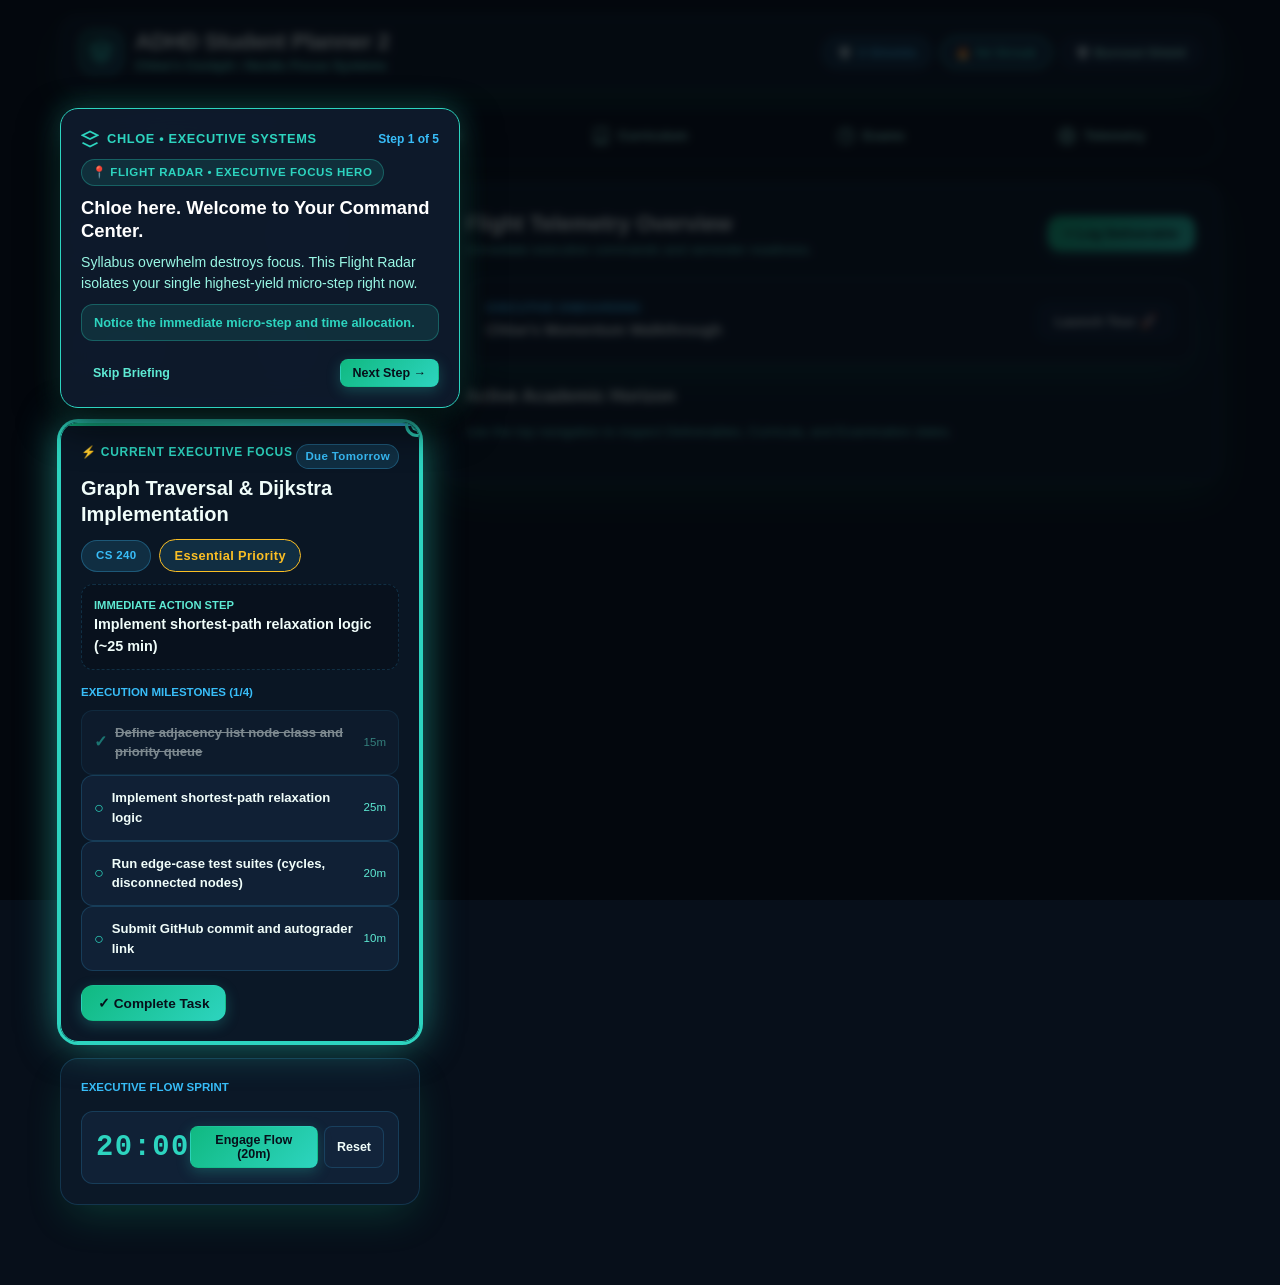
<file: adhd-student-planner-2/index.html>
<!DOCTYPE html>
<html lang="en">
<head>
  <meta charset="UTF-8">
  <meta name="viewport" content="width=device-width, initial-scale=1.0, maximum-scale=1.0, user-scalable=no">
  <title>ADHD Student Planner 2 — Nordic Glass Cockpit</title>
  <meta name="description" content="Autonomous executive momentum system for student focus, assignment de-chunking, and cognitive flow. 100% private offline PWA.">
  <meta name="theme-color" content="#070f1a">
  <link rel="manifest" href="manifest.json">
  <link rel="apple-touch-icon" href="assets/apple-touch-icon.png">
  <link rel="icon" type="image/png" sizes="32x32" href="assets/favicon-32.png">

  <!-- Glass Cockpit Stylesheets -->
  <link rel="stylesheet" href="css/nordic-theme.css">
  <link rel="stylesheet" href="css/glass-layout.css">
  <link rel="stylesheet" href="css/chloe-tour.css">
</head>
<body data-theme="emerald-modern" data-active-tab="dashboard">

  <div class="cockpit-container">
    <!-- Executive Cockpit Header -->
    <header class="cockpit-header">
      <div class="brand-telemetry">
        <div class="brand-radar-icon">
          <svg width="24" height="24" viewBox="0 0 24 24" fill="none" stroke="currentColor" stroke-width="2.5">
            <polygon points="12 2 2 7 12 12 22 7 12 2"/>
            <polyline points="2 17 12 22 22 17"/>
            <polyline points="2 12 12 17 22 12"/>
          </svg>
        </div>
        <div class="brand-text">
          <h1 class="brand-title">ADHD Student Planner 2</h1>
          <div class="brand-subtitle">Chloe’s Cockpit • Nordic Focus Systems</div>
        </div>
      </div>

      <div class="header-status-capsules">
        <span id="badge-grace-tokens" class="capsule-badge">🛡️ 3 Shields</span>
        <span id="badge-study-streak" class="capsule-badge" style="border-color: var(--color-accent); color: var(--color-accent);">🔥 5d Streak</span>
        <button id="btn-fog-cockpit" class="btn-fog-cockpit" aria-label="Toggle Burnout Shield">
          🛡️ Burnout Shield
        </button>
      </div>
    </header>

    <!-- Top Segmented Capsule Navigation (RULE-12 Compliant: Single-row 5-column balanced nav) -->
    <div class="capsule-nav-wrapper">
      <nav class="capsule-nav">
        <button class="capsule-tab active" data-tab="dashboard">
          <svg viewBox="0 0 24 24" fill="none" stroke="currentColor" stroke-width="2"><rect x="3" y="3" width="7" height="9"/><rect x="14" y="3" width="7" height="5"/><rect x="14" y="12" width="7" height="9"/><rect x="3" y="16" width="7" height="5"/></svg>
          <span>Radar</span>
        </button>
        <button class="capsule-tab" data-tab="assignments">
          <svg viewBox="0 0 24 24" fill="none" stroke="currentColor" stroke-width="2"><polyline points="9 11 12 14 22 4"/><path d="M21 12v7a2 2 0 01-2 2H5a2 2 0 01-2-2V5a2 2 0 012-2h11"/></svg>
          <span class="tab-label-full">Deliverables</span><span class="tab-label-short">Tasks</span>
        </button>
        <button class="capsule-tab" data-tab="courses">
          <svg viewBox="0 0 24 24" fill="none" stroke="currentColor" stroke-width="2"><path d="M4 19.5A2.5 2.5 0 016.5 17H20"/><path d="M6.5 2H20v20H6.5A2.5 2.5 0 014 19.5v-15A2.5 2.5 0 016.5 2z"/></svg>
          <span class="tab-label-full">Curriculum</span><span class="tab-label-short">Courses</span>
        </button>
        <button class="capsule-tab" data-tab="exams">
          <svg viewBox="0 0 24 24" fill="none" stroke="currentColor" stroke-width="2"><circle cx="12" cy="12" r="10"/><polyline points="12 6 12 12 16 14"/></svg>
          <span>Exams</span>
        </button>
        <button class="capsule-tab" data-tab="settings">
          <svg viewBox="0 0 24 24" fill="none" stroke="currentColor" stroke-width="2"><circle cx="12" cy="12" r="3"/><path d="M19.4 15a1.65 1.65 0 00.33 1.82l.06.06a2 2 0 010 2.83 2 2 0 01-2.83 0l-.06-.06a1.65 1.65 0 00-1.82-.33 1.65 1.65 0 00-1 1.51V21a2 2 0 01-2 2 2 2 0 01-2-2v-.09A1.65 1.65 0 009 19.4a1.65 1.65 0 00-1.82.33l-.06.06a2 2 0 01-2.83 0 2 2 0 010-2.83l.06-.06a1.65 1.65 0 00.33-1.82 1.65 1.65 0 00-1.51-1H3a2 2 0 01-2-2 2 2 0 012-2h.09A1.65 1.65 0 004.6 9a1.65 1.65 0 00-.33-1.82l-.06-.06a2 2 0 010-2.83 2 2 0 012.83 0l.06.06a1.65 1.65 0 001.82.33H9a1.65 1.65 0 001-1.51V3a2 2 0 012-2 2 2 0 012 2v.09a1.65 1.65 0 001 1.51 1.65 1.65 0 001.82-.33l.06-.06a2 2 0 012.83 0 2 2 0 010 2.83l-.06.06a1.65 1.65 0 00-.33 1.82V9a1.65 1.65 0 001.51 1H21a2 2 0 012 2 2 2 0 01-2 2h-.09a1.65 1.65 0 00-1.51 1z"/></svg>
          <span class="tab-label-full">Telemetry</span><span class="tab-label-short">Stats</span>
        </button>
      </nav>
    </div>

    <!-- SPLIT DUAL-COLUMN GLASS COCKPIT GRID (RULE-03) -->
    <div class="cockpit-grid">
      <!-- Left Column: Flight Radar & Telemetry HUD -->
      <aside class="cockpit-hud-column">
        <!-- 4-Tile Telemetry Grid -->
        <div id="telemetry-grid" class="telemetry-grid">
          <div class="telemetry-tile">
            <span class="tile-label">Projected GPA</span>
            <div id="telemetry-val-gpa" class="tile-value">3.85</div>
            <span class="tile-sub">Weighted Target</span>
          </div>

          <div class="telemetry-tile">
            <span class="tile-label">Urgent Load</span>
            <div id="telemetry-val-urgent" class="tile-value" style="color: var(--color-cyan);">1 Urgent</div>
            <span class="tile-sub">&lt; 48h Horizon</span>
          </div>

          <div class="telemetry-tile">
            <span class="tile-label">Grace Status</span>
            <div id="telemetry-val-grace" class="tile-value" style="color: var(--color-accent);">3 Shields</div>
            <span class="tile-sub">Anti-Guilt Guard</span>
          </div>

          <div class="telemetry-tile">
            <span class="tile-label">Focus Logged</span>
            <div id="telemetry-val-minutes" class="tile-value">320m</div>
            <span class="tile-sub">Total Flow</span>
          </div>
        </div>

        <!-- Single Focus Hero Glass Card -->
        <div id="cockpit-focus-hero" class="glass-focus-card">
          <!-- Rendered dynamically by glass-controller.js -->
        </div>

        <!-- Flow State Sprint Widget -->
        <div class="hud-panel">
          <div style="font-size: 0.72rem; font-weight: 800; text-transform: uppercase; color: var(--color-cyan); margin-bottom: 8px;">
            Executive Flow Sprint
          </div>
          <div class="hud-sprint-widget">
            <div id="sprint-digits-cockpit" class="sprint-digits-cockpit">20:00</div>
            <div style="display: flex; gap: 6px;">
              <button id="btn-sprint-toggle" class="btn-glass btn-glass-sm btn-glass-primary">Engage Flow (20m)</button>
              <button id="btn-sprint-reset" class="btn-glass btn-glass-sm btn-glass-secondary">Reset</button>
            </div>
          </div>
        </div>
      </aside>

      <!-- Right Column: Dynamic Screen Panels -->
      <main class="cockpit-main-column">
        <!-- Screen 1: Dashboard / Overview -->
        <section id="screen-dashboard" class="cockpit-panel-screen active">
          <div style="display: flex; justify-content: space-between; align-items: center; margin-bottom: 18px;">
            <div>
              <h2 style="font-size: 1.35rem; font-weight: 800; color: var(--text-main);">Flight Telemetry Overview</h2>
              <p style="font-size: 0.85rem; color: var(--text-dim);">Immediate executive commands and semester readiness.</p>
            </div>
            <button class="btn-glass btn-glass-primary" data-open-modal="modal-add-assignment">+ Log Deliverable</button>
          </div>

          <div class="hud-panel mb-sm" style="display: flex; justify-content: space-between; align-items: center;">
            <div>
              <div style="font-size: 0.75rem; font-weight: 800; color: var(--color-cyan); text-transform: uppercase;">Executive Onboarding</div>
              <div style="font-size: 0.95rem; font-weight: 700; color: var(--text-main); margin-top: 2px;">Chloe’s Momentum Walkthrough</div>
            </div>
            <button id="btn-restart-tour" class="btn-glass btn-glass-secondary">Launch Tour 🚀</button>
          </div>

          <div style="margin-top: 20px;">
            <h3 style="font-size: 1.1rem; font-weight: 800; color: var(--text-main); margin-bottom: 12px;">Active Academic Horizon</h3>
            <p style="font-size: 0.85rem; color: var(--text-dim); margin-bottom: 14px;">Use the top navigation to inspect Deliverables, Curricula, and Examination dates.</p>
          </div>
        </section>

        <!-- Screen 2: Assignments -->
        <section id="screen-assignments" class="cockpit-panel-screen">
          <div style="display: flex; justify-content: space-between; align-items: center; margin-bottom: 18px;">
            <div>
              <h2 style="font-size: 1.35rem; font-weight: 800; color: var(--text-main);">Academic Deliverables</h2>
              <p style="font-size: 0.85rem; color: var(--text-dim);">De-chunked tasks with calibrated urgency horizons.</p>
            </div>
            <button class="btn-glass btn-glass-primary" data-open-modal="modal-add-assignment">+ New Deliverable</button>
          </div>

          <div id="list-assignments">
            <!-- Populated dynamically by glass-controller.js -->
          </div>
        </section>

        <!-- Screen 3: Courses -->
        <section id="screen-courses" class="cockpit-panel-screen">
          <div style="display: flex; justify-content: space-between; align-items: center; margin-bottom: 18px;">
            <div>
              <h2 style="font-size: 1.35rem; font-weight: 800; color: var(--text-main);">Curriculum Architecture</h2>
              <p style="font-size: 0.85rem; color: var(--text-dim);">Weighted grade algorithms and faculty contact telemetry.</p>
            </div>
            <button class="btn-glass btn-glass-primary" data-open-modal="modal-add-course">+ Enroll Course</button>
          </div>

          <div id="grid-courses" class="grid-courses">
            <!-- Populated dynamically by glass-controller.js -->
          </div>
        </section>

        <!-- Screen 4: Exams -->
        <section id="screen-exams" class="cockpit-panel-screen">
          <div style="display: flex; justify-content: space-between; align-items: center; margin-bottom: 18px;">
            <div>
              <h2 style="font-size: 1.35rem; font-weight: 800; color: var(--text-main);">Exam Radar Horizon</h2>
              <p style="font-size: 0.85rem; color: var(--text-dim);">Countdown telemetry and high-yield preparation checklists.</p>
            </div>
            <button class="btn-glass btn-glass-primary" data-open-modal="modal-add-exam">+ Schedule Exam</button>
          </div>

          <div id="list-exams">
            <!-- Populated dynamically by glass-controller.js -->
          </div>
        </section>

        <!-- Screen 5: Settings / Telemetry -->
        <section id="screen-settings" class="cockpit-panel-screen">
          <div style="margin-bottom: 18px;">
            <h2 style="font-size: 1.35rem; font-weight: 800; color: var(--text-main);">Cockpit Configuration & Data Sovereignty</h2>
            <p style="font-size: 0.85rem; color: var(--text-dim);">100% browser-local execution. Zero third-party telemetry.</p>
          </div>

          <div class="hud-panel mb-md">
            <h3 style="font-size: 1.05rem; font-weight: 700; color: var(--text-main); margin-bottom: 12px;">Visual Telemetry Theme</h3>
            <div class="form-group">
              <label class="form-label" for="select-theme">Theme Profile</label>
              <select id="select-theme" class="form-select">
                <option value="emerald-modern">Emerald Modern (Frosted Oceanic & Mint)</option>
                <option value="oled-dark">OLED Dark (Pure Obsidian Stealth)</option>
                <option value="arctic-frost">Arctic Frost (Glacier Cyan)</option>
                <option value="high-contrast-neon">High Contrast Neon (Maximum Legibility)</option>
              </select>
            </div>

            <div style="display: flex; align-items: center; gap: 10px; margin-top: 14px;">
              <input type="checkbox" id="chk-sound-enabled" checked style="width: 18px; height: 18px;">
              <label for="chk-sound-enabled" style="font-size: 0.85rem; font-weight: 600; color: var(--text-sub);">Synthesize electronic audio cues upon task completion</label>
            </div>
          </div>

          <div class="hud-panel mb-md">
            <h3 style="font-size: 1.05rem; font-weight: 700; color: var(--text-main); margin-bottom: 8px;">Guilt-Free Grace Diagnostics</h3>
            <p style="font-size: 0.85rem; color: var(--text-dim); margin-bottom: 12px;">
              Academic burnout happens. Grace Shields automatically absorb missed days to preserve your psychological momentum.
            </p>
            <div style="display: flex; gap: 20px; font-size: 0.88rem;">
              <div><span style="color: var(--text-dim);">Streak:</span> <strong id="stats-streak-display">5 Consecutive Days</strong></div>
              <div><span style="color: var(--text-dim);">Grace Reserve:</span> <strong id="stats-grace-display">3 Shields Online</strong></div>
            </div>
          </div>

          <div class="hud-panel mb-md">
            <h3 style="font-size: 1.05rem; font-weight: 700; color: var(--text-main); margin-bottom: 8px;">Data Sovereignty Backups</h3>
            <p style="font-size: 0.85rem; color: var(--text-dim); margin-bottom: 14px;">
              Export your complete semester archive as standard JSON anytime.
            </p>
            <div style="display: flex; gap: 10px; flex-wrap: wrap;">
              <button id="btn-export-json" class="btn-glass btn-glass-secondary">💾 Export JSON Snapshot</button>
              <label class="btn-glass btn-glass-secondary" style="cursor: pointer;">
                📥 Restore Snapshot
                <input type="file" id="input-import-file" accept=".json" style="display: none;">
              </label>
              <button id="btn-reset-data" class="btn-glass btn-glass-secondary" style="color: var(--color-rose);">Wipe to Default</button>
            </div>
          </div>
        </section>
      </main>
    </div>
  </div>

  <!-- MODAL: ADD ASSIGNMENT -->
  <div id="modal-add-assignment" class="app-modal" role="dialog" aria-modal="true" aria-labelledby="title-modal-asg">
    <div class="modal-dialog">
      <div class="modal-header">
        <h3 id="title-modal-asg" style="font-size: 1.25rem; font-weight: 800;">Log Academic Deliverable</h3>
        <button class="modal-close" data-close-modal="modal-add-assignment" aria-label="Close dialog">&times;</button>
      </div>
      <form id="form-add-assignment">
        <div class="form-group">
          <label class="form-label" for="input-asg-title">Deliverable Title</label>
          <input type="text" id="input-asg-title" class="form-input" placeholder="e.g. Graph Algorithms Benchmark" required>
        </div>

        <div class="form-group">
          <label class="form-label" for="select-asg-course">Curriculum Course</label>
          <select id="select-asg-course" class="form-select" required></select>
        </div>

        <div class="form-group">
          <label class="form-label" for="select-asg-category">Category</label>
          <select id="select-asg-category" class="form-select">
            <option value="assignments">Paper / Code Project</option>
            <option value="quizzes">Problem Set / Quiz</option>
            <option value="midterm">Midterm Examination</option>
            <option value="final">Final Capstone</option>
          </select>
        </div>

        <div class="form-group">
          <label class="form-label" for="input-asg-date">Due Date</label>
          <input type="date" id="input-asg-date" class="form-input" required>
        </div>

        <div class="form-group" style="display: flex; gap: 8px; align-items: center;">
          <input type="checkbox" id="chk-asg-essential" style="width: 18px; height: 18px;">
          <label for="chk-asg-essential" style="font-size: 0.85rem; font-weight: 600; color: var(--color-cyan);">Essential Priority (Survives Burnout Shield)</label>
        </div>

        <div class="form-group" style="display: flex; gap: 8px; align-items: center; background: var(--bg-tile); padding: 10px; border-radius: var(--radius-btn);">
          <input type="checkbox" id="chk-asg-dechunk" checked style="width: 18px; height: 18px;">
          <label for="chk-asg-dechunk" style="font-size: 0.85rem; font-weight: 700; color: var(--color-accent);">🪄 Automatically decompose into 4 micro-milestones</label>
        </div>

        <div style="display: flex; justify-content: flex-end; gap: 10px; margin-top: 18px;">
          <button type="button" class="btn-glass btn-glass-secondary" data-close-modal="modal-add-assignment">Cancel</button>
          <button type="submit" class="btn-glass btn-glass-primary">Engage Deliverable</button>
        </div>
      </form>
    </div>
  </div>

  <!-- MODAL: ADD COURSE -->
  <div id="modal-add-course" class="app-modal" role="dialog" aria-modal="true" aria-labelledby="title-modal-course">
    <div class="modal-dialog">
      <div class="modal-header">
        <h3 id="title-modal-course" style="font-size: 1.25rem; font-weight: 800;">Enroll Course Curriculum</h3>
        <button class="modal-close" data-close-modal="modal-add-course" aria-label="Close dialog">&times;</button>
      </div>
      <form id="form-add-course">
        <div class="form-group">
          <label class="form-label" for="input-course-code">Course Code</label>
          <input type="text" id="input-course-code" class="form-input" placeholder="e.g. CS 310" required>
        </div>

        <div class="form-group">
          <label class="form-label" for="input-course-name">Course Title</label>
          <input type="text" id="input-course-name" class="form-input" placeholder="e.g. Distributed Systems" required>
        </div>

        <div class="form-group">
          <label class="form-label" for="input-course-instructor">Faculty / Professor</label>
          <input type="text" id="input-course-instructor" class="form-input" placeholder="e.g. Dr. H. Vance">
        </div>

        <div class="form-group">
          <label class="form-label" for="input-course-schedule">Class Meeting Schedule</label>
          <input type="text" id="input-course-schedule" class="form-input" placeholder="e.g. Mon/Wed 1:00 PM">
        </div>

        <div class="form-group">
          <label class="form-label" for="input-course-target">Target Percentage (%)</label>
          <input type="number" id="input-course-target" class="form-input" value="90" min="0" max="100">
        </div>

        <div style="display: flex; justify-content: flex-end; gap: 10px; margin-top: 18px;">
          <button type="button" class="btn-glass btn-glass-secondary" data-close-modal="modal-add-course">Cancel</button>
          <button type="submit" class="btn-glass btn-glass-primary">Save Curriculum</button>
        </div>
      </form>
    </div>
  </div>

  <!-- MODAL: ADD EXAM -->
  <div id="modal-add-exam" class="app-modal" role="dialog" aria-modal="true" aria-labelledby="title-modal-exam">
    <div class="modal-dialog">
      <div class="modal-header">
        <h3 id="title-modal-exam" style="font-size: 1.25rem; font-weight: 800;">Establish Examination Horizon</h3>
        <button class="modal-close" data-close-modal="modal-add-exam" aria-label="Close dialog">&times;</button>
      </div>
      <form id="form-add-exam">
        <div class="form-group">
          <label class="form-label" for="select-exam-course">Course</label>
          <select id="select-exam-course" class="form-select" required></select>
        </div>

        <div class="form-group">
          <label class="form-label" for="input-exam-title">Exam Horizon Title</label>
          <input type="text" id="input-exam-title" class="form-input" placeholder="e.g. Midterm 1: Memory Invariants" required>
        </div>

        <div class="form-group">
          <label class="form-label" for="input-exam-date">Date</label>
          <input type="date" id="input-exam-date" class="form-input" required>
        </div>

        <div class="form-group">
          <label class="form-label" for="input-exam-time">Time</label>
          <input type="text" id="input-exam-time" class="form-input" placeholder="e.g. 11:00 AM">
        </div>

        <div class="form-group">
          <label class="form-label" for="input-exam-location">Location / Venue</label>
          <input type="text" id="input-exam-location" class="form-input" placeholder="e.g. Turing Hall 301">
        </div>

        <div style="display: flex; justify-content: flex-end; gap: 10px; margin-top: 18px;">
          <button type="button" class="btn-glass btn-glass-secondary" data-close-modal="modal-add-exam">Cancel</button>
          <button type="submit" class="btn-glass btn-glass-primary">Lock In Horizon</button>
        </div>
      </form>
    </div>
  </div>

  <!-- CHLOE'S ONBOARDING TOUR (RULE-01, RULE-02) -->
  <div id="tutorial-overlay" class="chloe-tour-overlay"></div>
  <div id="tutorial-card" class="chloe-tour-card" role="dialog" aria-modal="true" aria-labelledby="tutorial-title">
    <div class="chloe-tour-header">
      <div class="chloe-persona-badge">
        <svg width="18" height="18" viewBox="0 0 24 24" fill="none" stroke="currentColor" stroke-width="2.5">
          <polygon points="12 2 2 7 12 12 22 7 12 2"/>
          <polyline points="2 17 12 22 22 17"/>
        </svg>
        Chloe • Executive Systems
      </div>
      <div id="tutorial-step-count" class="chloe-step-indicator">Step 1 of 5</div>
    </div>
    <div id="tutorial-section-tag" class="chloe-section-tag">📍 Flight Radar • Executive Focus</div>
    <h4 id="tutorial-title" class="chloe-tour-title">Executive Briefing</h4>
    <p id="tutorial-message" class="chloe-tour-message">Chloe’s dialogue goes here.</p>
    <div id="tutorial-hint" class="chloe-tour-hint">Hint</div>
    <div class="chloe-tour-footer">
      <button id="tutorial-btn-skip" class="btn-glass btn-glass-sm btn-glass-secondary" style="border: none; background: transparent; color: var(--text-dim);">Skip Briefing</button>
      <div style="display: flex; gap: 8px;">
        <button id="tutorial-btn-prev" class="btn-glass btn-glass-sm btn-glass-secondary">← Back</button>
        <button id="tutorial-btn-next" class="btn-glass btn-glass-sm btn-glass-primary">Next Step →</button>
      </div>
    </div>
  </div>

  <!-- Scripts -->
  <script src="js/engine.js"></script>
  <script src="js/storage.js"></script>
  <script src="js/chloe-tour.js"></script>
  <script src="js/glass-controller.js"></script>

  <script>
    if ('serviceWorker' in navigator) {
      window.addEventListener('load', () => {
        navigator.serviceWorker.register('sw.js').catch(err => {
          console.warn('SW registration skipped:', err);
        });
      });
    }
  </script>
</body>
</html>
</file>
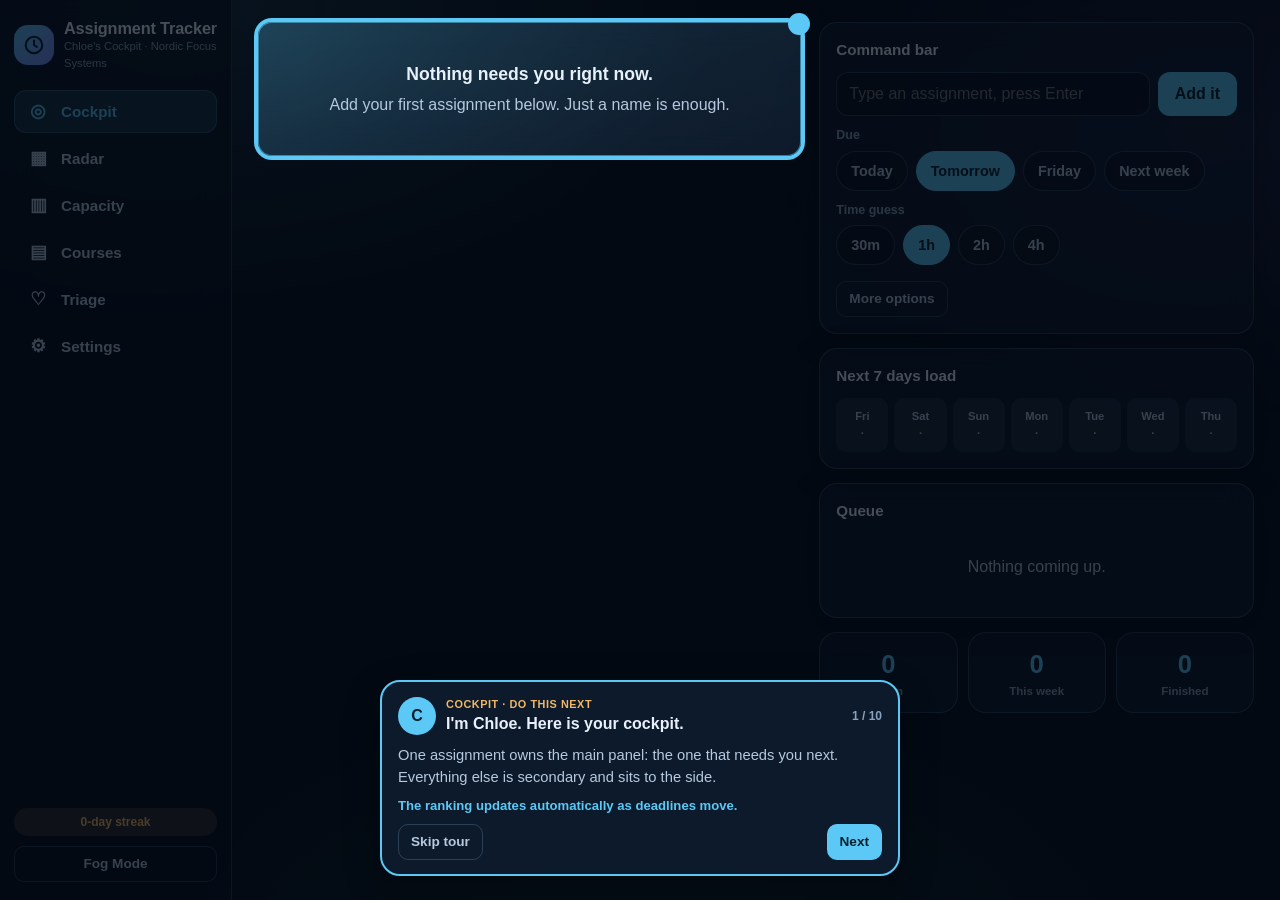
<file: assignment-tracker-2/index.html>
<!DOCTYPE html>
<html lang="en">
<head>
  <meta charset="UTF-8">
  <meta name="viewport" content="width=device-width, initial-scale=1.0">
  <title>Assignment Tracker 2 — Deadline Cockpit for ADHD Students</title>
  <meta name="description" content="A sleek glass deadline cockpit for ADHD students: Start-By dates, radar board, capacity heatmap, focus sprints and a one-at-a-time Rescue Triage Desk. 100% private, offline-first PWA.">
  <meta name="theme-color" content="#070f1a">
  <link rel="manifest" href="manifest.json">
  <link rel="apple-touch-icon" href="assets/apple-touch-icon.png">
  <link rel="icon" type="image/png" sizes="32x32" href="assets/favicon-32.png">
  <link rel="stylesheet" href="css/app.css">
  <link rel="stylesheet" href="css/components.css">
  <link rel="stylesheet" href="css/theme.css">
</head>
<body data-theme="nordic-glass">
  <div class="aurora" aria-hidden="true"></div>

  <div class="shell">
    <!-- Left rail (desktop) / top grid (mobile) -->
    <aside class="rail">
      <div class="rail-brand">
        <div class="brand-mark" aria-hidden="true">
          <svg width="22" height="22" viewBox="0 0 24 24" fill="none" stroke="currentColor" stroke-width="2.2" stroke-linecap="round" stroke-linejoin="round"><circle cx="12" cy="12" r="9"/><path d="M12 7v5l3 2"/></svg>
        </div>
        <div class="brand-text">
          <h1 class="brand-title">Assignment Tracker</h1>
          <div class="brand-subtitle">Chloe's Cockpit · Nordic Focus Systems</div>
        </div>
      </div>

      <nav id="rail-nav" class="rail-nav" aria-label="Main">
        <button class="nav-btn active" type="button" data-tab="today"><span class="nav-ico">◎</span><span>Cockpit</span></button>
        <button class="nav-btn" type="button" data-tab="radar"><span class="nav-ico">▦</span><span>Radar</span></button>
        <button class="nav-btn" type="button" data-tab="capacity"><span class="nav-ico">▥</span><span>Capacity</span></button>
        <button class="nav-btn" type="button" data-tab="courses"><span class="nav-ico">▤</span><span>Courses</span></button>
        <button class="nav-btn" type="button" data-tab="rescue"><span class="nav-ico">♡</span><span>Triage</span></button>
        <button class="nav-btn" type="button" data-tab="settings"><span class="nav-ico">⚙</span><span>Settings</span></button>
      </nav>

      <div class="rail-foot">
        <span id="badge-streak" class="badge-pill" title="Days in a row with a finished assignment">0-day streak</span>
        <button id="btn-toggle-fog" class="btn btn-sm btn-ghost" type="button" aria-pressed="false">Fog Mode</button>
      </div>

      <!-- Sprint console docks inside the rail -->
      <div id="hud-sprint" class="sprint-hud" style="display:none;" role="status" aria-live="polite">
        <div class="sprint-label">Sprint · <span id="sprint-title"></span></div>
        <div id="sprint-digits" class="sprint-digits">15:00</div>
        <div class="sprint-track"><div id="sprint-bar" class="sprint-bar"></div></div>
        <div class="sprint-actions">
          <button id="btn-pause-sprint" class="btn btn-sm btn-hud" type="button">Pause</button>
          <button id="btn-stop-sprint" class="btn btn-sm btn-hud" type="button">Finish</button>
        </div>
      </div>
    </aside>

    <div class="stage">
      <!-- Screen: Cockpit (split view) -->
      <main id="screen-today" class="app-screen active">
        <div class="cockpit">
          <div class="cockpit-main">
            <section id="hero-next" class="glass hero-card" aria-label="Do this next"></section>
            <section id="rescue-nudge" class="nudge fog-hide" style="display:none;"></section>
          </div>

          <div class="cockpit-side fog-hide">
            <section class="glass command" aria-label="Command bar: add an assignment">
              <div class="card-title">Command bar</div>
              <div class="command-line">
                <input id="qa-title" class="input" type="text" maxlength="120" placeholder="Type an assignment, press Enter" autocomplete="off">
                <button id="btn-qa-add" class="btn btn-primary" type="button">Add it</button>
              </div>
              <div class="chip-label">Due</div>
              <div id="qa-due" class="chip-row" role="group" aria-label="Due date">
                <button type="button" class="chip" data-due="today">Today</button>
                <button type="button" class="chip selected" data-due="tomorrow">Tomorrow</button>
                <button type="button" class="chip" data-due="friday">Friday</button>
                <button type="button" class="chip" data-due="nextweek">Next week</button>
              </div>
              <div class="chip-label">Time guess</div>
              <div id="qa-est" class="chip-row" role="group" aria-label="Estimated time">
                <button type="button" class="chip" data-est="30">30m</button>
                <button type="button" class="chip selected" data-est="60">1h</button>
                <button type="button" class="chip" data-est="120">2h</button>
                <button type="button" class="chip" data-est="240">4h</button>
              </div>
              <button class="btn btn-ghost btn-sm" type="button" data-open-modal="modal-add-assignment" style="margin-top:12px">More options</button>
            </section>

            <section class="glass" aria-label="This week at a glance">
              <div class="card-title">Next 7 days load</div>
              <div id="week-ribbon" class="ribbon"></div>
            </section>

            <section class="glass" aria-label="Queue">
              <div class="card-title">Queue</div>
              <div id="upcoming-list" class="list"></div>
            </section>

            <section class="stat-grid" aria-label="Quick stats">
              <div class="stat"><div id="stat-open" class="stat-num">0</div><div class="stat-label">Open</div></div>
              <div class="stat"><div id="stat-week" class="stat-num">0</div><div class="stat-label">This week</div></div>
              <div class="stat"><div id="stat-done" class="stat-num">0</div><div class="stat-label">Finished</div></div>
            </section>
          </div>
        </div>
      </main>

      <!-- Screen: Radar board -->
      <section id="screen-radar" class="app-screen">
        <div class="screen-head">
          <div>
            <h2>Deadline Radar</h2>
            <p class="muted">Four lanes. Cards are ordered by when you should start.</p>
          </div>
          <button class="btn btn-primary btn-sm" type="button" data-open-modal="modal-add-assignment">+ Add</button>
        </div>
        <div id="radar-filter" class="chip-row" role="group" aria-label="Filter">
          <button type="button" class="chip selected" data-filter="open">Open</button>
          <button type="button" class="chip" data-filter="done">Finished</button>
        </div>
        <div id="radar-board" class="board"></div>
      </section>

      <!-- Screen: Capacity heatmap (exclusive to Edition 2) -->
      <section id="screen-capacity" class="app-screen">
        <div class="screen-head">
          <div>
            <h2>Capacity Heatmap</h2>
            <p class="muted">Your next 14 days. Work is spread from each Start-By date up to its due date.</p>
          </div>
        </div>
        <div class="glass">
          <div id="capacity-grid" class="heat-grid"></div>
          <div class="legend">
            <span><i class="lv-light"></i>Light</span><span><i class="lv-ok"></i>Good</span><span><i class="lv-heavy"></i>Heavy</span><span><i class="lv-over"></i>Over capacity</span>
          </div>
          <p id="capacity-note" class="muted"></p>
        </div>
      </section>

      <!-- Screen: Courses -->
      <section id="screen-courses" class="app-screen">
        <div class="screen-head">
          <div>
            <h2>Courses</h2>
            <p class="muted">Tag assignments by class to see the whole picture.</p>
          </div>
        </div>
        <div class="glass">
          <div class="inline-form">
            <input id="course-name" class="input" type="text" maxlength="60" placeholder="e.g. Organic Chemistry" autocomplete="off">
            <button id="btn-add-course" class="btn btn-primary" type="button">Add</button>
          </div>
        </div>
        <div id="course-list"></div>
      </section>

      <!-- Screen: Rescue triage desk (one at a time) -->
      <section id="screen-rescue" class="app-screen">
        <div class="screen-head">
          <div>
            <h2>Triage Desk</h2>
            <p class="muted">Behind? One item at a time. Choose a calm move, or skip it for now.</p>
          </div>
        </div>
        <div id="rescue-list"></div>
      </section>

      <!-- Screen: Settings -->
      <section id="screen-settings" class="app-screen">
        <div class="screen-head">
          <div>
            <h2>Settings</h2>
            <p class="muted">Everything stays on this device.</p>
          </div>
        </div>
        <div class="settings-grid">
          <div class="glass">
            <div class="card-title">Look &amp; feel</div>
            <div id="theme-picker" class="chip-row"></div>
            <label class="switch-row"><span>Sound cues</span><input id="set-sound" type="checkbox"></label>
          </div>
          <div class="glass">
            <div class="card-title">Your study capacity</div>
            <label class="field">
              <span>Realistic minutes of study per day</span>
              <input id="set-capacity" class="input" type="number" min="15" max="720" step="15" inputmode="numeric">
            </label>
            <label class="switch-row"><span>Skip weekends when planning Start-By dates</span><input id="set-weekends" type="checkbox"></label>
            <p id="fudge-note" class="muted"></p>
          </div>
          <div class="glass">
            <div class="card-title">Backup &amp; guide</div>
            <div class="row-actions wrap">
              <button id="btn-export-json" class="btn btn-secondary" type="button">Export backup</button>
              <button id="btn-import-json" class="btn btn-secondary" type="button">Import backup</button>
              <button id="btn-restart-tour" class="btn btn-ghost" type="button">Replay Chloe's tour</button>
            </div>
            <input id="file-import" type="file" accept="application/json,.json" style="display:none;">
            <div class="row-actions wrap">
              <button id="btn-reset-data" class="btn btn-danger-soft" type="button">Erase all data</button>
            </div>
          </div>
        </div>
      </section>
    </div>
  </div>

  <!-- Modal: Add assignment -->
  <div id="modal-add-assignment" class="app-modal" role="dialog" aria-modal="true" aria-labelledby="add-title-h">
    <div class="modal-card">
      <div class="modal-head">
        <h3 id="add-title-h">New assignment</h3>
        <button class="btn-x" type="button" data-close-modal="modal-add-assignment" aria-label="Close">×</button>
      </div>
      <label class="field"><span>Title</span><input id="add-title" class="input" type="text" maxlength="120" autocomplete="off"></label>
      <div class="grid-2">
        <label class="field"><span>Due date</span><input id="add-due" class="input" type="date"></label>
        <label class="field"><span>Estimated minutes</span><input id="add-est" class="input" type="number" min="0" max="6000" step="5" value="60" inputmode="numeric"></label>
      </div>
      <div class="grid-2">
        <label class="field"><span>Course</span><select id="add-course" class="input"></select></label>
        <label class="field"><span>Worth (% of grade)</span><input id="add-weight" class="input" type="number" min="0" max="100" value="10" inputmode="numeric"></label>
      </div>
      <label class="field"><span>Split into small steps?</span><select id="add-template" class="input"></select></label>
      <p id="add-error" class="form-error" role="alert"></p>
      <div class="row-actions">
        <button id="btn-save-assignment" class="btn btn-primary" type="button">Save assignment</button>
        <button class="btn btn-ghost" type="button" data-close-modal="modal-add-assignment">Cancel</button>
      </div>
    </div>
  </div>

  <!-- Modal: Assignment details -->
  <div id="modal-assignment-detail" class="app-modal" role="dialog" aria-modal="true" aria-labelledby="detail-title-h">
    <div class="modal-card">
      <div class="modal-head">
        <h3 id="detail-title-h">Assignment</h3>
        <button class="btn-x" type="button" data-close-modal="modal-assignment-detail" aria-label="Close">×</button>
      </div>
      <div id="detail-body"></div>
      <div class="row-actions">
        <button class="btn btn-ghost" type="button" data-close-modal="modal-assignment-detail">Close</button>
      </div>
    </div>
  </div>

  <!-- Modal: Confirm -->
  <div id="modal-confirm" class="app-modal" role="dialog" aria-modal="true" aria-labelledby="confirm-h">
    <div class="modal-card small">
      <div class="modal-head">
        <h3 id="confirm-h">Are you sure?</h3>
        <button class="btn-x" type="button" data-close-modal="modal-confirm" aria-label="Close">×</button>
      </div>
      <p id="confirm-text" class="muted"></p>
      <div class="row-actions">
        <button id="btn-confirm-yes" class="btn btn-danger-soft" type="button">Yes, do it</button>
        <button class="btn btn-ghost" type="button" data-close-modal="modal-confirm">Keep things as they are</button>
      </div>
    </div>
  </div>

  <div id="toast" class="toast" role="status" aria-live="polite"></div>

  <!-- Guided tour (never blocks clicks) -->
  <div id="tutorial-overlay" class="tutorial-overlay" style="display:none;">
    <div id="tutorial-card" class="tutorial-card" style="display:none;" role="dialog" aria-live="polite" aria-labelledby="tutorial-title">
      <div class="tour-head">
        <div class="tour-avatar" aria-hidden="true">C</div>
        <div>
          <div id="tutorial-section-tag" class="tour-tag"></div>
          <div id="tutorial-title" class="tour-title"></div>
        </div>
        <div id="tutorial-step-count" class="tour-count"></div>
      </div>
      <p id="tutorial-message" class="tour-msg"></p>
      <p id="tutorial-hint" class="tour-hint"></p>
      <div class="tour-actions">
        <button id="tutorial-btn-skip" class="btn btn-ghost btn-sm" type="button">Skip tour</button>
        <span class="spacer"></span>
        <button id="tutorial-btn-prev" class="btn btn-secondary btn-sm" type="button">Back</button>
        <button id="tutorial-btn-next" class="btn btn-primary btn-sm" type="button">Next</button>
      </div>
    </div>
  </div>

  <script src="js/engine.js"></script>
  <script src="js/storage.js"></script>
  <script src="js/config.js"></script>
  <script src="js/tutorials.js"></script>
  <script src="js/app.js"></script>
</body>
</html>
</file>
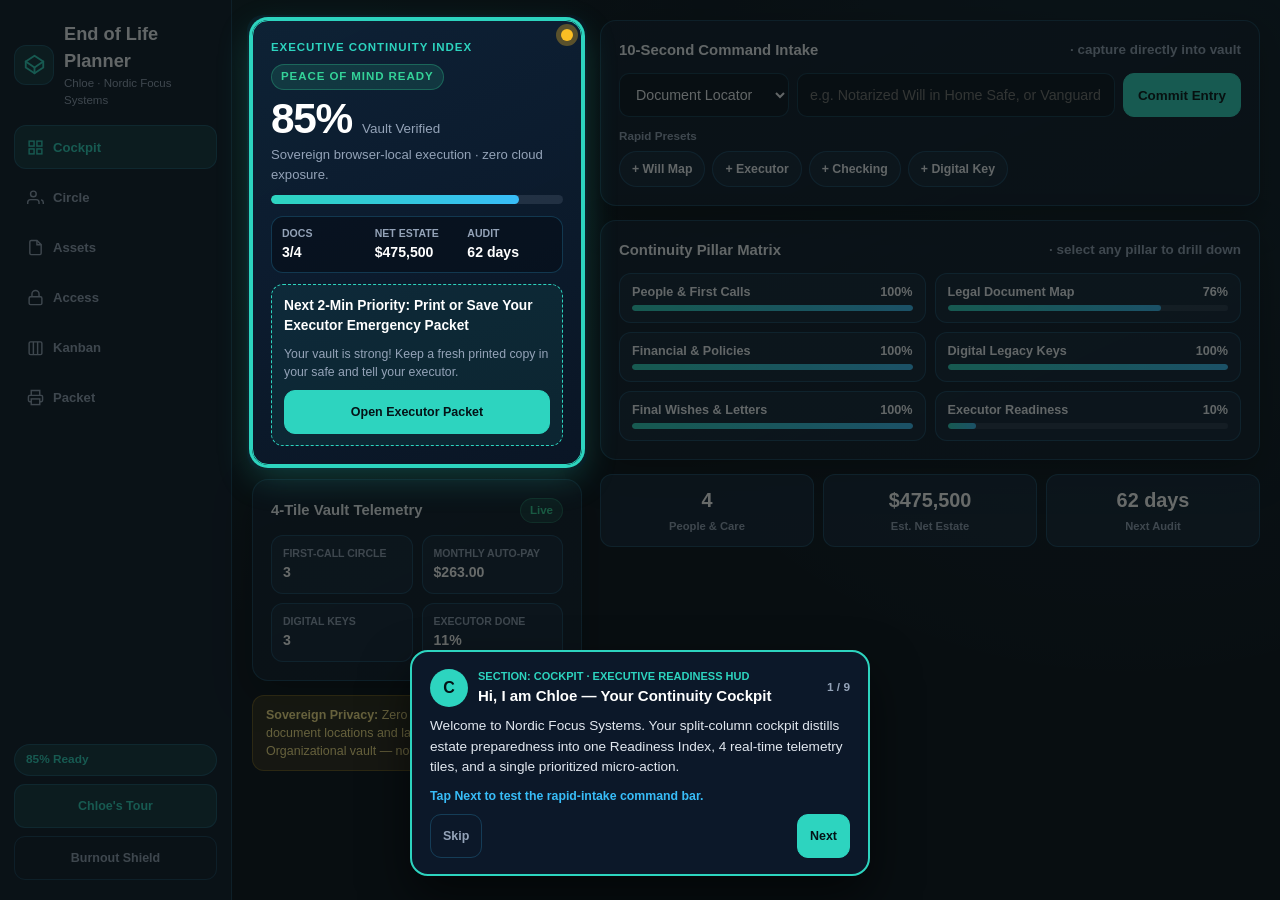
<file: end-of-life-planner-2/index.html>
<!DOCTYPE html>
<html lang="en">
<head>
  <meta charset="UTF-8">
  <meta name="viewport" content="width=device-width, initial-scale=1.0">
  <title>End of Life Planner (Nordic Glass) — Split-Cockpit Estate Vault &amp; Executor Kanban</title>
  <meta name="description" content="Precision Nordic Glass End of Life Planner PWA. Split-Cockpit Readiness HUD, Legal Document Matrix, Integer-Cent Estate Telemetry, Digital Access Keys &amp; 3-Phase Executor Kanban.">
  <meta name="theme-color" content="#0284c7">
  <link rel="manifest" href="manifest.json">
  <link rel="apple-touch-icon" href="assets/apple-touch-icon.png">
  <link rel="icon" type="image/png" sizes="32x32" href="assets/favicon-32.png">
  <style id="zero-blur-lockout">
    #tutorial-overlay, .tutorial-overlay {
      backdrop-filter: none !important;
      -webkit-backdrop-filter: none !important;
      filter: none !important;
    }
  </style>
  <link rel="stylesheet" href="css/theme.css?v=1.0.0">
  <link rel="stylesheet" href="css/app.css?v=1.0.0">
  <link rel="stylesheet" href="css/components.css?v=1.0.0">
</head>
<body data-theme="nordic-glass" data-active-tab="overview">

  <div class="shell">
    <!-- Left Executive Rail (Desktop) -> 3x2 Top Capsule Bar (Mobile) -->
    <aside class="rail" aria-label="Navigation rail">
      <div class="rail-brand">
        <div class="brand-mark" aria-hidden="true">
          <svg width="21" height="21" viewBox="0 0 24 24" fill="none" stroke="currentColor" stroke-width="2.1" stroke-linecap="round" stroke-linejoin="round"><polygon points="12 2 22 8.5 22 15.5 12 22 2 15.5 2 8.5 12 2"/><line x1="12" y1="22" x2="12" y2="15.5"/><polyline points="22 8.5 12 15.5 2 8.5"/></svg>
        </div>
        <div style="min-width:0;">
          <h1 class="brand-title">End of Life Planner</h1>
          <div class="brand-subtitle">Chloe · Nordic Focus Systems</div>
        </div>
      </div>

      <nav id="rail-nav" class="rail-nav" aria-label="Main navigation">
        <button type="button" class="nav-btn active" data-tab="overview">
          <svg viewBox="0 0 24 24" fill="none" stroke="currentColor" stroke-width="2"><rect x="3" y="3" width="7" height="7"/><rect x="14" y="3" width="7" height="7"/><rect x="14" y="14" width="7" height="7"/><rect x="3" y="14" width="7" height="7"/></svg>
          <span>Cockpit</span>
        </button>
        <button type="button" class="nav-btn" data-tab="contacts">
          <svg viewBox="0 0 24 24" fill="none" stroke="currentColor" stroke-width="2"><path d="M17 21v-2a4 4 0 0 0-4-4H5a4 4 0 0 0-4 4v2"/><circle cx="9" cy="7" r="4"/><path d="M23 21v-2a4 4 0 0 0-3-3.87"/></svg>
          <span>Circle</span>
        </button>
        <button type="button" class="nav-btn" data-tab="vault">
          <svg viewBox="0 0 24 24" fill="none" stroke="currentColor" stroke-width="2"><path d="M14 2H6a2 2 0 0 0-2 2v16a2 2 0 0 0 2 2h12a2 2 0 0 0 2-2V8z"/><polyline points="14 2 14 8 20 8"/></svg>
          <span>Assets</span>
        </button>
        <button type="button" class="nav-btn" data-tab="digital">
          <svg viewBox="0 0 24 24" fill="none" stroke="currentColor" stroke-width="2"><rect x="3" y="11" width="18" height="11" rx="2" ry="2"/><path d="M7 11V7a5 5 0 0 1 10 0v4"/></svg>
          <span>Access</span>
        </button>
        <button type="button" class="nav-btn" data-tab="wishes">
          <svg viewBox="0 0 24 24" fill="none" stroke="currentColor" stroke-width="2"><rect x="3" y="4" width="18" height="18" rx="2"/><line x1="9" y1="4" x2="9" y2="22"/><line x1="15" y1="4" x2="15" y2="22"/></svg>
          <span>Kanban</span>
        </button>
        <button type="button" class="nav-btn" data-tab="settings">
          <svg viewBox="0 0 24 24" fill="none" stroke="currentColor" stroke-width="2"><polyline points="6 9 6 2 18 2 18 9"/><path d="M6 18H4a2 2 0 0 1-2-2v-5a2 2 0 0 1 2-2h16a2 2 0 0 1 2 2v5a2 2 0 0 1-2 2h-2"/><rect x="6" y="14" width="12" height="8"/></svg>
          <span>Packet</span>
        </button>
      </nav>

      <div class="rail-foot">
        <span id="badge-readiness" class="badge-pill">0% Ready</span>
        <button id="btn-launch-tour" class="btn btn-sm btn-secondary" type="button">Chloe's Tour</button>
        <button id="btn-toggle-fog" class="btn btn-sm btn-ghost" type="button" aria-pressed="false">Burnout Shield</button>
      </div>
    </aside>

    <!-- Dual-Column Split Cockpit Stage -->
    <div class="stage">
      <!-- Pinned Executive Telemetry HUD Column (Hidden on non-overview mobile tabs <=900px per G-15) -->
      <aside class="cockpit-hud" aria-label="Executive Continuity HUD">
        <section id="hero-readiness" class="glass hero-card" aria-label="Readiness Index"></section>

        <section class="glass fog-hide" aria-label="4-Tile Estate Telemetry Grid">
          <div class="card-title">
            <span>4-Tile Vault Telemetry</span>
            <span class="tag ok">Live</span>
          </div>
          <div class="telemetry-grid">
            <div class="telemetry-tile">
              <div class="meta-label">First-Call Circle</div>
              <div id="hud-contacts" class="meta-val">0</div>
            </div>
            <div class="telemetry-tile">
              <div class="meta-label">Monthly Auto-Pay</div>
              <div id="hud-autopay" class="meta-val">$0.00</div>
            </div>
            <div class="telemetry-tile">
              <div class="meta-label">Digital Keys</div>
              <div id="hud-digital" class="meta-val">0</div>
            </div>
            <div class="telemetry-tile">
              <div class="meta-label">Executor Done</div>
              <div id="hud-exec" class="meta-val">0%</div>
            </div>
          </div>
        </section>

        <div class="disclaimer-strip fog-hide">
          <strong>Sovereign Privacy:</strong> Zero cloud servers. Log document locations and last-4 digits only. Organizational vault — not a legally binding will.
        </div>
      </aside>

      <!-- Main Tab Screens Column -->
      <div class="cockpit-main">
        <!-- Screen 1: Cockpit Overview -->
        <main id="screen-overview" class="app-screen active">
          <section id="quick-capture-card" class="glass fog-hide" aria-label="Rapid command intake">
            <div class="card-title">
              <span>10-Second Command Intake</span>
              <span class="muted">· capture directly into vault</span>
            </div>
            <div class="inline-form">
              <select id="qa-kind" class="select" style="max-width:170px;" aria-label="Intake type">
                <option value="document">Document Locator</option>
                <option value="contact">First-Call Contact</option>
                <option value="account">Account / Policy</option>
                <option value="digital">Digital Platform</option>
              </select>
              <input id="qa-title" class="input" type="text" maxlength="110" placeholder="e.g. Notarized Will in Home Safe, or Vanguard IRA" autocomplete="off">
              <button id="btn-qa-add" class="btn btn-primary" type="button">Commit Entry</button>
            </div>
            <div class="chip-label">Rapid Presets</div>
            <div id="qa-prompt-chips" class="chip-row" role="group" aria-label="Quick intake presets">
              <button type="button" class="chip" data-kind="document" data-text="Last Will &amp; Testament (Fireproof Safe)">+ Will Map</button>
              <button type="button" class="chip" data-kind="contact" data-text="Primary Executor / Trusted Contact">+ Executor</button>
              <button type="button" class="chip" data-kind="account" data-text="Primary Checking (Last 4: )">+ Checking</button>
              <button type="button" class="chip" data-kind="digital" data-text="Primary Email &amp; Photo Archive">+ Digital Key</button>
            </div>
          </section>

          <section class="glass fog-hide" aria-label="Readiness matrix">
            <div class="card-title">
              <span>Continuity Pillar Matrix</span>
              <span class="muted">· select any pillar to drill down</span>
            </div>
            <div id="pillars-grid" class="pillar-grid"></div>
          </section>

          <section class="stat-grid fog-hide" aria-label="Primary metrics">
            <div class="stat"><div id="stat-contacts" class="stat-num">0</div><div class="stat-label">People &amp; Care</div></div>
            <div class="stat"><div id="stat-estate" class="stat-num">$0.00</div><div class="stat-label">Est. Net Estate</div></div>
            <div class="stat"><div id="stat-review" class="stat-num">365 days</div><div class="stat-label">Next Audit</div></div>
          </section>
        </main>

        <!-- Screen 2: Circle & Care -->
        <section id="screen-contacts" class="app-screen">
          <div class="screen-head">
            <div>
              <h2>Emergency Circle &amp; Care Protocols</h2>
              <p class="muted">Primary executor, legal &amp; medical counsel, plus pet/dependent guardians.</p>
            </div>
            <button class="btn btn-primary btn-sm" type="button" data-open-modal="modal-add-contact">+ Add Contact</button>
          </div>
          <div id="contacts-firstcall-card" class="glass">
            <div class="card-title">
              <span>First-Call Directory</span>
              <div id="contact-filter-chips" class="chip-row" role="group" aria-label="Filter contacts">
                <button type="button" class="chip selected" data-filter="all">All</button>
                <button type="button" class="chip" data-filter="first">First Call</button>
                <button type="button" class="chip" data-filter="pro">Legal &amp; Medical</button>
              </div>
            </div>
            <div id="contacts-list" class="list"></div>
          </div>
          <div class="glass">
            <div class="card-title">
              <span>Dependents &amp; Pet Care Protocols</span>
              <button class="btn btn-secondary btn-sm" type="button" data-open-modal="modal-add-dependent">+ Add Care Plan</button>
            </div>
            <div id="dependents-list" class="list"></div>
          </div>
        </section>

        <!-- Screen 3: Legal & Estate Assets -->
        <section id="screen-vault" class="app-screen">
          <div class="screen-head">
            <div>
              <h2>Legal Matrix &amp; Estate Ledger</h2>
              <p class="muted">Signed document locations, integer-cent net estate, insurance policies, and auto-pay bills.</p>
            </div>
            <button class="btn btn-primary btn-sm" type="button" data-open-modal="modal-add-document">+ Map Document</button>
          </div>
          <div id="vault-docs-card" class="glass">
            <div class="card-title">
              <span>Legal &amp; Vital Document Map</span>
              <span id="docs-progress-tag" class="tag">0 mapped</span>
            </div>
            <div id="documents-list" class="list"></div>
          </div>
          <div id="vault-estate-card" class="glass">
            <div class="card-title">
              <span>Accounts, Policies &amp; Liabilities</span>
              <button class="btn btn-secondary btn-sm" type="button" data-open-modal="modal-add-account">+ Add Account</button>
            </div>
            <div class="stat-grid" style="margin-bottom:12px;">
              <div class="stat"><div id="est-assets" class="stat-num">$0.00</div><div class="stat-label">Assets</div></div>
              <div class="stat"><div id="est-policies" class="stat-num">$0.00</div><div class="stat-label">Life Insurance</div></div>
              <div class="stat"><div id="est-debts" class="stat-num">$0.00</div><div class="stat-label">Liabilities</div></div>
            </div>
            <div id="accounts-list" class="list"></div>
          </div>
          <div class="glass">
            <div class="card-title">
              <span>Recurring Auto-Pay Register</span>
              <div style="display:flex;align-items:center;gap:8px;flex-wrap:wrap;">
                <span id="autopay-monthly-tag" class="tag warn">$0.00/mo</span>
                <button class="btn btn-secondary btn-sm" type="button" data-open-modal="modal-add-autopay">+ Add Auto-Pay</button>
              </div>
            </div>
            <div id="autopays-list" class="list"></div>
          </div>
        </section>

        <!-- Screen 4: Digital Access -->
        <section id="screen-digital" class="app-screen">
          <div class="screen-head">
            <div>
              <h2>Digital Continuity &amp; Access Keys</h2>
              <p class="muted">Zero plain-text passwords. Point your executor to your password manager and platform directives.</p>
            </div>
            <button class="btn btn-primary btn-sm" type="button" data-open-modal="modal-add-digital">+ Add Platform</button>
          </div>
          <div id="digital-manager-card" class="glass">
            <div class="card-title">
              <span>Master Password Vault Pointer</span>
              <span class="tag ok">Zero Raw Passwords</span>
            </div>
            <div class="grid-2">
              <label class="field"><span>Password Manager</span><input id="vm-manager" class="input" type="text" maxlength="120" placeholder="e.g. 1Password, Bitwarden"></label>
              <label class="field"><span>Sealed Recovery Kit Location</span><input id="vm-recovery" class="input" type="text" maxlength="220" placeholder="e.g. Fireproof Safe Folder #1"></label>
            </div>
            <label class="field"><span>Device / Apple / Google Legacy Contact</span><input id="vm-legacy-contact" class="input" type="text" maxlength="240" placeholder="e.g. Designated Legacy Contact details"></label>
            <button id="btn-save-vault-meta" class="btn btn-primary btn-sm" type="button">Save Vault Pointer</button>
          </div>
          <div class="glass">
            <div class="card-title">
              <span>Online Platforms &amp; Directives</span>
              <span id="digital-tally-tag" class="tag">0 accounts</span>
            </div>
            <div id="digital-list" class="list"></div>
          </div>
        </section>

        <!-- Screen 5: Wishes & 3-Phase Executor Kanban -->
        <section id="screen-wishes" class="app-screen">
          <div class="screen-head">
            <div>
              <h2>Final Wishes &amp; 3-Phase Executor Kanban</h2>
              <p class="muted">Memorial specifications, personal legacy letters, and a 3-column operational executor board.</p>
            </div>
            <button class="btn btn-primary btn-sm" type="button" data-open-modal="modal-add-letter">+ Add Letter</button>
          </div>
          <div id="executor-checklist-card" class="glass">
            <div class="card-title">
              <span>3-Phase Executor Kanban Board</span>
              <span id="exec-progress-tag" class="tag ok">0% prepared</span>
            </div>
            <div id="checklist-phases" class="kanban-grid"></div>
          </div>
          <div class="glass">
            <div class="card-title">
              <span>Memorial &amp; Disposition Specifications</span>
              <button id="btn-save-wishes" class="btn btn-primary btn-sm" type="button">Save Wishes</button>
            </div>
            <div class="grid-2">
              <label class="field"><span>Disposition Preference</span><input id="w-disposition" class="input" type="text" maxlength="200" placeholder="e.g. Cremation, Natural Burial"></label>
              <label class="field"><span>Organ &amp; Tissue Donation</span><input id="w-organ" class="input" type="text" maxlength="120" placeholder="e.g. Registered Donor"></label>
            </div>
            <div class="grid-2">
              <label class="field"><span>Service Tone &amp; Venue</span><input id="w-tone" class="input" type="text" maxlength="200" placeholder="e.g. Celebration of life"></label>
              <label class="field"><span>Music, Readings &amp; Charities</span><input id="w-music" class="input" type="text" maxlength="240" placeholder="e.g. Playlist &amp; preferred charity"></label>
            </div>
            <label class="field"><span>Service &amp; Obituary Notes</span><textarea id="w-notes" class="textarea" maxlength="600" placeholder="Key highlights or special instructions..."></textarea></label>
          </div>
          <div class="glass">
            <div class="card-title">
              <span>Legacy Letters &amp; Heirloom Designations</span>
              <button class="btn btn-secondary btn-sm" type="button" data-open-modal="modal-add-letter">+ Add Note</button>
            </div>
            <div id="letters-list" class="list"></div>
          </div>
        </section>

        <!-- Screen 6: Executor Packet & Settings -->
        <section id="screen-settings" class="app-screen">
          <div class="screen-head">
            <div>
              <h2>Executor Packet &amp; System Controls</h2>
              <p class="muted">Generate a print-ready Executor Brief, schedule annual audits, or manage local JSON snapshots.</p>
            </div>
          </div>
          <div id="packet-export-card" class="glass">
            <div class="card-title">
              <span>Executor Emergency Packet &amp; Offline Backup</span>
              <span class="tag ok">100% Local</span>
            </div>
            <div class="grid-2">
              <label class="field"><span>Vault Owner Name</span><input id="set-owner-name" class="input" type="text" maxlength="100" placeholder="e.g. Jordan Taylor"></label>
              <label class="field"><span>Master Safe / Physical Binder Location</span><input id="set-safe-loc" class="input" type="text" maxlength="220" placeholder="e.g. Fireproof Safe in Study"></label>
            </div>
            <div class="row-actions" style="margin-top:6px;">
              <button id="btn-save-profile" class="btn btn-secondary btn-sm" type="button">Save Details</button>
              <button id="btn-print-packet" class="btn btn-primary btn-sm" type="button">Print / Save Executor Packet</button>
              <button id="btn-export-json" class="btn btn-secondary btn-sm" type="button">Export JSON Backup</button>
              <label class="btn btn-ghost btn-sm" style="cursor:pointer;">Import Backup<input id="input-import-json" type="file" accept="application/json" style="display:none;"></label>
            </div>
          </div>
          <div class="glass">
            <div class="card-title">
              <span>Audit Schedule &amp; Locale</span>
              <span id="review-schedule-tag" class="tag">Audit scheduled</span>
            </div>
            <div class="grid-2">
              <label class="field"><span>Review Cadence</span>
                <select id="set-cadence" class="select">
                  <option value="6">Every 6 Months</option>
                  <option value="12">Every 12 Months</option>
                  <option value="24">Every 24 Months</option>
                </select>
              </label>
              <label class="field"><span>Currency</span>
                <select id="set-currency" class="select">
                  <option value="USD">USD ($)</option>
                  <option value="EUR">EUR (€)</option>
                  <option value="GBP">GBP (£)</option>
                  <option value="CAD">CAD (CA$)</option>
                  <option value="AUD">AUD (A$)</option>
                </select>
              </label>
            </div>
            <div class="row-actions">
              <button id="btn-mark-reviewed" class="btn btn-secondary btn-sm" type="button">Mark Audited Today</button>
              <button id="btn-toggle-sound" class="btn btn-ghost btn-sm" type="button">Audio Feedback: ON</button>
            </div>
          </div>
          <div class="glass">
            <div class="card-title"><span>Nordic Glass Themes</span></div>
            <div id="theme-picker" class="theme-grid"></div>
          </div>
          <div class="glass">
            <div class="card-title"><span>Guided Tour &amp; Vault Reset</span></div>
            <div class="row-actions">
              <button id="btn-start-tour" class="btn btn-secondary btn-sm" type="button">Restart Chloe's Tour</button>
              <button id="btn-clean-slate" class="btn btn-ghost btn-sm" type="button">Start Clean Slate</button>
              <button id="btn-load-sample" class="btn btn-ghost btn-sm" type="button">Load Sample Data</button>
            </div>
          </div>
        </section>
      </div>
    </div>
  </div>

  <!-- Modals -->
  <div id="modal-add-contact" class="app-modal" role="dialog" aria-modal="true" aria-labelledby="m-cnt-title">
    <div class="modal-card">
      <div class="modal-head"><h3 id="m-cnt-title">Add Circle Contact</h3><button type="button" class="btn btn-ghost btn-sm" data-close-modal="modal-add-contact">Close</button></div>
      <label class="field"><span>Full Name</span><input id="f-cnt-name" class="input" type="text" maxlength="100" placeholder="e.g. Elena Morgan"></label>
      <div class="grid-2">
        <label class="field"><span>Role</span>
          <select id="f-cnt-role" class="select">
            <option value="executor">Executor / Primary Trusted</option>
            <option value="family">Family / Close Friend</option>
            <option value="legal">Estate Attorney / Notary</option>
            <option value="medical">Physician / Proxy</option>
            <option value="advisor">Financial Advisor</option>
            <option value="other">Employer / Other</option>
          </select>
        </label>
        <label class="field"><span>Relationship</span><input id="f-cnt-rel" class="input" type="text" maxlength="100" placeholder="e.g. Spouse, Attorney"></label>
      </div>
      <div class="grid-2">
        <label class="field"><span>Phone</span><input id="f-cnt-phone" class="input" type="text" maxlength="40" placeholder="(555) 123-4567"></label>
        <label class="field"><span>Email</span><input id="f-cnt-email" class="input" type="email" maxlength="120" placeholder="name@example.com"></label>
      </div>
      <label class="field"><span>Notes</span><input id="f-cnt-notes" class="input" type="text" maxlength="300" placeholder="Safe key, backup access"></label>
      <label class="check-row" style="margin-bottom:6px;"><input id="f-cnt-first" type="checkbox"><span><strong>First-Call Priority</strong> (Notify within 24 hours)</span></label>
      <div class="modal-foot"><button type="button" class="btn btn-ghost" data-close-modal="modal-add-contact">Cancel</button><button id="btn-submit-contact" type="button" class="btn btn-primary">Save Contact</button></div>
    </div>
  </div>

  <div id="modal-add-dependent" class="app-modal" role="dialog" aria-modal="true" aria-labelledby="m-dep-title">
    <div class="modal-card">
      <div class="modal-head"><h3 id="m-dep-title">Add Care Protocol</h3><button type="button" class="btn btn-ghost btn-sm" data-close-modal="modal-add-dependent">Close</button></div>
      <div class="grid-2">
        <label class="field"><span>Name</span><input id="f-dep-name" class="input" type="text" maxlength="100" placeholder="e.g. Milo (Dog)"></label>
        <label class="field"><span>Type</span><select id="f-dep-type" class="select"><option value="pet">Pet</option><option value="child">Child / Minor</option><option value="adult">Adult Dependent</option></select></label>
      </div>
      <label class="field"><span>Guardian / Caregiver</span><select id="f-dep-guardian" class="select"></select></label>
      <label class="field"><span>Care &amp; Vet/School Instructions</span><textarea id="f-dep-notes" class="textarea" maxlength="400"></textarea></label>
      <div class="modal-foot"><button type="button" class="btn btn-ghost" data-close-modal="modal-add-dependent">Cancel</button><button id="btn-submit-dependent" type="button" class="btn btn-primary">Save Protocol</button></div>
    </div>
  </div>

  <div id="modal-add-document" class="app-modal" role="dialog" aria-modal="true" aria-labelledby="m-doc-title">
    <div class="modal-card">
      <div class="modal-head"><h3 id="m-doc-title">Map Legal / Vital Document</h3><button type="button" class="btn btn-ghost btn-sm" data-close-modal="modal-add-document">Close</button></div>
      <label class="field"><span>Document Title</span><input id="f-doc-title" class="input" type="text" maxlength="120" placeholder="e.g. Last Will &amp; Testament"></label>
      <div class="grid-2">
        <label class="field"><span>Category</span><select id="f-doc-cat" class="select"><option value="Legal">Legal</option><option value="Medical">Medical Directive</option><option value="Vital">Vital Record</option><option value="Property">Property / Title</option><option value="Tax">Tax / Military</option></select></label>
        <label class="field"><span>Status</span><select id="f-doc-status" class="select"><option value="signed">Signed &amp; Stored</option><option value="located">Located</option><option value="drafting">Drafting</option><option value="missing">Missing</option></select></label>
      </div>
      <label class="field"><span>Location</span><input id="f-doc-loc" class="input" type="text" maxlength="220" placeholder="e.g. Fireproof Safe Folder #1"></label>
      <label class="field"><span>Custodian</span><select id="f-doc-custodian" class="select"></select></label>
      <div class="modal-foot"><button type="button" class="btn btn-ghost" data-close-modal="modal-add-document">Cancel</button><button id="btn-submit-document" type="button" class="btn btn-primary">Save Document</button></div>
    </div>
  </div>

  <div id="modal-add-account" class="app-modal" role="dialog" aria-modal="true" aria-labelledby="m-acc-title">
    <div class="modal-card">
      <div class="modal-head"><h3 id="m-acc-title">Add Account, Policy or Liability</h3><button type="button" class="btn btn-ghost btn-sm" data-close-modal="modal-add-account">Close</button></div>
      <label class="field"><span>Label</span><input id="f-acc-name" class="input" type="text" maxlength="100"></label>
      <div class="grid-2">
        <label class="field"><span>Institution</span><input id="f-acc-inst" class="input" type="text" maxlength="100"></label>
        <label class="field"><span>Last 4 Digits Only</span><input id="f-acc-last4" class="input" type="text" maxlength="10"></label>
      </div>
      <div class="grid-2">
        <label class="field"><span>Kind</span><select id="f-acc-kind" class="select"><option value="asset">Asset</option><option value="policy">Life Insurance</option><option value="debt">Debt / Loan</option></select></label>
        <label class="field"><span>Value / Benefit</span><input id="f-acc-bal" class="input" type="number" min="0" max="900000000" step="0.01"></label>
      </div>
      <label class="field"><span>Beneficiary</span><select id="f-acc-ben" class="select"></select></label>
      <label class="field"><span>Location / Access Hint</span><input id="f-acc-hint" class="input" type="text" maxlength="220"></label>
      <div class="modal-foot"><button type="button" class="btn btn-ghost" data-close-modal="modal-add-account">Cancel</button><button id="btn-submit-account" type="button" class="btn btn-primary">Save Account</button></div>
    </div>
  </div>

  <div id="modal-add-autopay" class="app-modal" role="dialog" aria-modal="true" aria-labelledby="m-ap-title">
    <div class="modal-card">
      <div class="modal-head"><h3 id="m-ap-title">Add Auto-Pay Entry</h3><button type="button" class="btn btn-ghost btn-sm" data-close-modal="modal-add-autopay">Close</button></div>
      <label class="field"><span>Bill / Subscription</span><input id="f-ap-title" class="input" type="text" maxlength="100"></label>
      <div class="grid-2">
        <label class="field"><span>Amount</span><input id="f-ap-amount" class="input" type="number" min="0" max="1000000" step="0.01"></label>
        <label class="field"><span>Cycle</span><select id="f-ap-cycle" class="select"><option value="monthly">Monthly</option><option value="yearly">Yearly</option><option value="quarterly">Quarterly</option><option value="weekly">Weekly</option></select></label>
      </div>
      <label class="field"><span>Payment Method (Last 4)</span><input id="f-ap-method" class="input" type="text" maxlength="80"></label>
      <label class="field"><span>Executor Action</span><input id="f-ap-note" class="input" type="text" maxlength="180"></label>
      <div class="modal-foot"><button type="button" class="btn btn-ghost" data-close-modal="modal-add-autopay">Cancel</button><button id="btn-submit-autopay" type="button" class="btn btn-primary">Save Auto-Pay</button></div>
    </div>
  </div>

  <div id="modal-add-digital" class="app-modal" role="dialog" aria-modal="true" aria-labelledby="m-dig-title">
    <div class="modal-card">
      <div class="modal-head"><h3 id="m-dig-title">Add Digital Platform</h3><button type="button" class="btn btn-ghost btn-sm" data-close-modal="modal-add-digital">Close</button></div>
      <div class="grid-2">
        <label class="field"><span>Platform</span><input id="f-dig-service" class="input" type="text" maxlength="100"></label>
        <label class="field"><span>Handle / Email</span><input id="f-dig-handle" class="input" type="text" maxlength="120"></label>
      </div>
      <label class="field"><span>Directive</span><select id="f-dig-dir" class="select"><option value="archive">Archive &amp; Close</option><option value="transfer">Transfer Ownership</option><option value="memorialize">Memorialize</option><option value="delete">Permanently Delete</option></select></label>
      <label class="field"><span>Access Hint (No Raw Passwords)</span><input id="f-dig-hint" class="input" type="text" maxlength="220"></label>
      <div class="modal-foot"><button type="button" class="btn btn-ghost" data-close-modal="modal-add-digital">Cancel</button><button id="btn-submit-digital" type="button" class="btn btn-primary">Save Platform</button></div>
    </div>
  </div>

  <div id="modal-add-letter" class="app-modal" role="dialog" aria-modal="true" aria-labelledby="m-let-title">
    <div class="modal-card">
      <div class="modal-head"><h3 id="m-let-title">Write Legacy Letter</h3><button type="button" class="btn btn-ghost btn-sm" data-close-modal="modal-add-letter">Close</button></div>
      <div class="grid-2">
        <label class="field"><span>Recipient</span><input id="f-let-to" class="input" type="text" maxlength="100"></label>
        <label class="field"><span>Link Contact</span><select id="f-let-contact" class="select"></select></label>
      </div>
      <label class="field"><span>Title</span><input id="f-let-title" class="input" type="text" maxlength="120"></label>
      <label class="field"><span>Message</span><textarea id="f-let-body" class="textarea" maxlength="2500"></textarea></label>
      <div class="modal-foot"><button type="button" class="btn btn-ghost" data-close-modal="modal-add-letter">Cancel</button><button id="btn-submit-letter" type="button" class="btn btn-primary">Save Letter</button></div>
    </div>
  </div>

  <!-- Guided Tour Overlay & Card (Rule-17, Rule-20, Rule-23) -->
  <div id="tutorial-overlay" class="tutorial-overlay" aria-hidden="true">
    <div id="tutorial-card" class="tutorial-card" role="dialog" aria-modal="true" aria-labelledby="tutorial-title">
      <div class="tour-head">
        <div class="tour-avatar">C</div>
        <div style="min-width:0;">
          <div id="tutorial-section-tag" class="tour-tag">SECTION</div>
          <div id="tutorial-title" class="tour-title">Welcome</div>
        </div>
        <div id="tutorial-step-count" class="tour-count">1 / 9</div>
      </div>
      <div id="tutorial-message" class="tour-msg"></div>
      <div id="tutorial-hint" class="tour-hint"></div>
      <div class="tour-actions">
        <button id="tutorial-btn-skip" type="button" class="btn btn-ghost btn-sm">Skip</button>
        <div class="spacer"></div>
        <button id="tutorial-btn-prev" type="button" class="btn btn-secondary btn-sm">Back</button>
        <button id="tutorial-btn-next" type="button" class="btn btn-primary btn-sm">Next</button>
      </div>
    </div>
  </div>

  <div id="print-packet-sheet" class="print-only-sheet" aria-hidden="true"></div>
  <div id="toast" class="toast" role="status" aria-live="polite"></div>

  <script>
    if ('caches' in window) {
      caches.keys().then(function (keys) {
        keys.forEach(function (k) {
          if (k.indexOf('end-of-life-planner-2-') === 0 && k !== 'end-of-life-planner-2-v1') {
            caches.delete(k);
          }
        });
      });
    }
    if ('serviceWorker' in navigator) {
      window.addEventListener('load', function () {
        navigator.serviceWorker.register('./sw.js').then(function (reg) {
          if (reg && reg.update) reg.update();
        }).catch(function () {});
      });
    }
  </script>
  <script src="js/engine.js?v=1.0.0"></script>
  <script src="js/storage.js?v=1.0.0"></script>
  <script src="js/config.js?v=1.0.0"></script>
  <script src="js/tutorials.js?v=1.0.0"></script>
  <script src="js/app.js?v=1.0.0"></script>
</body>
</html>
</file>
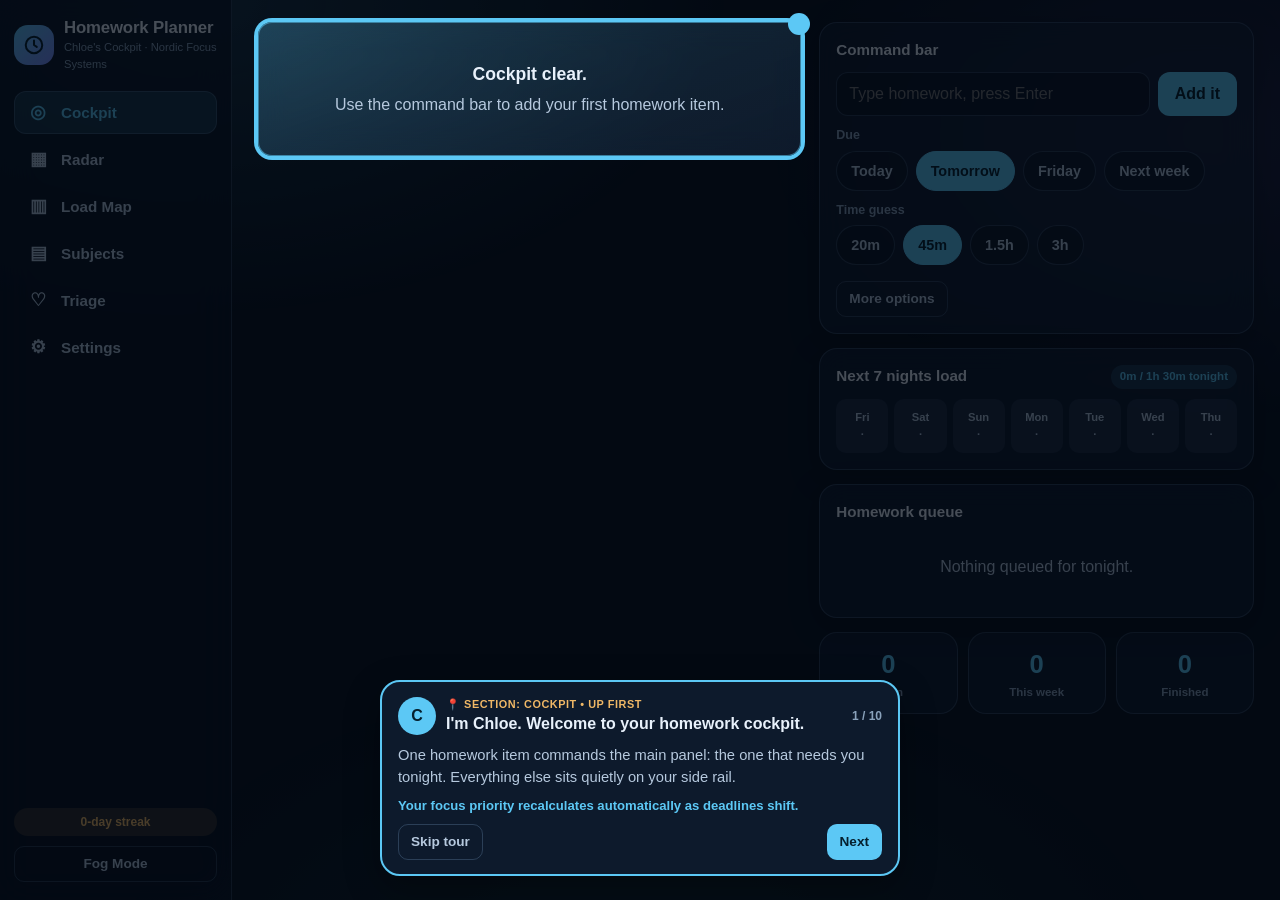
<file: homework-planner-2/index.html>
<!DOCTYPE html>
<html lang="en">
<head>
  <meta charset="UTF-8">
  <meta name="viewport" content="width=device-width, initial-scale=1.0">
  <title>Homework Planner 2 — Evening Cockpit for ADHD Students</title>
  <meta name="description" content="A sleek Nordic glass homework cockpit for ADHD students: Start-By dates, Kanban homework radar, 14-day load heatmap, weekly routines, backpack ready check and triage desk. 100% private, offline-first PWA.">
  <meta name="theme-color" content="#070f1a">
  <link rel="manifest" href="manifest.json">
  <link rel="apple-touch-icon" href="assets/apple-touch-icon.png">
  <link rel="icon" type="image/png" sizes="32x32" href="assets/favicon-32.png">
  <link rel="stylesheet" href="css/app.css">
  <link rel="stylesheet" href="css/components.css">
  <link rel="stylesheet" href="css/theme.css">
</head>
<body data-theme="nordic-glass">
  <div class="aurora" aria-hidden="true"></div>

  <div class="shell">
    <!-- Left rail (desktop) / top grid (mobile) -->
    <aside class="rail">
      <div class="rail-brand">
        <div class="brand-mark" aria-hidden="true">
          <svg width="22" height="22" viewBox="0 0 24 24" fill="none" stroke="currentColor" stroke-width="2.2" stroke-linecap="round" stroke-linejoin="round"><circle cx="12" cy="12" r="9"/><path d="M12 7v5l3 2"/></svg>
        </div>
        <div class="brand-text">
          <h1 class="brand-title">Homework Planner</h1>
          <div class="brand-subtitle">Chloe's Cockpit · Nordic Focus Systems</div>
        </div>
      </div>

      <nav id="rail-nav" class="rail-nav" aria-label="Main">
        <button class="nav-btn active" type="button" data-tab="tonight"><span class="nav-ico">◎</span><span>Cockpit</span></button>
        <button class="nav-btn" type="button" data-tab="radar"><span class="nav-ico">▦</span><span>Radar</span></button>
        <button class="nav-btn" type="button" data-tab="capacity"><span class="nav-ico">▥</span><span>Load Map</span></button>
        <button class="nav-btn" type="button" data-tab="subjects"><span class="nav-ico">▤</span><span>Subjects</span></button>
        <button class="nav-btn" type="button" data-tab="rescue"><span class="nav-ico">♡</span><span>Triage</span></button>
        <button class="nav-btn" type="button" data-tab="settings"><span class="nav-ico">⚙</span><span>Settings</span></button>
      </nav>

      <div class="rail-foot">
        <span id="badge-streak" class="badge-pill" title="Days in a row with finished homework">0-day streak</span>
        <button id="btn-toggle-fog" class="btn btn-sm btn-ghost" type="button" aria-pressed="false">Fog Mode</button>
      </div>

      <!-- Sprint console docks inside the rail -->
      <div id="hud-sprint" class="sprint-hud" style="display:none;" role="status" aria-live="polite">
        <div class="sprint-label">Sprint · <span id="sprint-title"></span></div>
        <div id="sprint-digits" class="sprint-digits">15:00</div>
        <div class="sprint-track"><div id="sprint-bar" class="sprint-bar"></div></div>
        <div class="sprint-actions">
          <button id="btn-pause-sprint" class="btn btn-sm btn-hud" type="button">Pause</button>
          <button id="btn-stop-sprint" class="btn btn-sm btn-hud" type="button">Finish</button>
        </div>
      </div>
    </aside>

    <div class="stage">
      <!-- Screen: Cockpit (split view) -->
      <main id="screen-tonight" class="app-screen active">
        <div class="cockpit">
          <div class="cockpit-main">
            <section id="hero-next" class="glass hero-card" aria-label="Up first tonight"></section>
            <section id="backpack-bar" class="glass backpack-card fog-hide" style="display:none;" aria-label="Backpack ready check"></section>
            <section id="rescue-nudge" class="nudge fog-hide" style="display:none;"></section>
          </div>

          <div class="cockpit-side fog-hide">
            <section class="glass command" aria-label="Command bar: capture homework">
              <div class="card-title">Command bar</div>
              <div class="command-line">
                <input id="qa-title" class="input" type="text" maxlength="120" placeholder="Type homework, press Enter" autocomplete="off">
                <button id="btn-qa-add" class="btn btn-primary" type="button">Add it</button>
              </div>
              <div class="chip-label">Due</div>
              <div id="qa-due" class="chip-row" role="group" aria-label="Due date">
                <button type="button" class="chip" data-due="today">Today</button>
                <button type="button" class="chip selected" data-due="tomorrow">Tomorrow</button>
                <button type="button" class="chip" data-due="friday">Friday</button>
                <button type="button" class="chip" data-due="nextweek">Next week</button>
              </div>
              <div class="chip-label">Time guess</div>
              <div id="qa-est" class="chip-row" role="group" aria-label="Estimated time">
                <button type="button" class="chip" data-est="20">20m</button>
                <button type="button" class="chip selected" data-est="45">45m</button>
                <button type="button" class="chip" data-est="90">1.5h</button>
                <button type="button" class="chip" data-est="180">3h</button>
              </div>
              <button class="btn btn-ghost btn-sm" type="button" data-open-modal="modal-add-assignment" style="margin-top:12px">More options</button>
            </section>

            <section class="glass" aria-label="Next 7 evenings load">
              <div class="card-title">Next 7 nights load <span id="tonight-load" class="tag">0m tonight</span></div>
              <div id="week-ribbon" class="ribbon"></div>
            </section>

            <section class="glass" aria-label="Queue">
              <div class="card-title">Homework queue</div>
              <div id="upcoming-list" class="list"></div>
            </section>

            <section class="stat-grid" aria-label="Quick stats">
              <div class="stat"><div id="stat-open" class="stat-num">0</div><div class="stat-label">Open</div></div>
              <div class="stat"><div id="stat-week" class="stat-num">0</div><div class="stat-label">This week</div></div>
              <div class="stat"><div id="stat-done" class="stat-num">0</div><div class="stat-label">Finished</div></div>
            </section>
          </div>
        </div>
      </main>

      <!-- Screen: Radar board -->
      <section id="screen-radar" class="app-screen">
        <div class="screen-head">
          <div>
            <h2>Homework Radar</h2>
            <p class="muted">Four Kanban lanes. Cards are ordered by when you should start.</p>
          </div>
          <button class="btn btn-primary btn-sm" type="button" data-open-modal="modal-add-assignment">+ Add</button>
        </div>
        <div id="radar-filter" class="chip-row" role="group" aria-label="Filter">
          <button type="button" class="chip selected" data-filter="open">Open</button>
          <button type="button" class="chip" data-filter="done">Finished</button>
        </div>
        <div id="radar-board" class="board"></div>
      </section>

      <!-- Screen: Capacity heatmap (exclusive to Edition 2) -->
      <section id="screen-capacity" class="app-screen">
        <div class="screen-head">
          <div>
            <h2>14-Day Load Map</h2>
            <p class="muted">Your next 14 evenings. Homework minutes spread from each Start-By date to its due date.</p>
          </div>
        </div>
        <div class="glass">
          <div id="capacity-grid" class="heat-grid"></div>
          <div class="legend">
            <span><i class="lv-light"></i>Light</span><span><i class="lv-ok"></i>Good</span><span><i class="lv-heavy"></i>Heavy</span><span><i class="lv-over"></i>Over budget</span>
          </div>
          <p id="capacity-note" class="muted" style="margin-top:10px;"></p>
        </div>
      </section>

      <!-- Screen: Subjects & Weekly Routines -->
      <section id="screen-subjects" class="app-screen">
        <div class="screen-head">
          <div>
            <h2>Subjects &amp; Routines</h2>
            <p class="muted">Organize classes and automate repeating weekly homework.</p>
          </div>
        </div>
        <div class="glass">
          <div class="card-title">Classes / Subjects</div>
          <div class="inline-form">
            <input id="course-name" class="input" type="text" maxlength="60" placeholder="e.g. AP Chemistry" autocomplete="off">
            <button id="btn-add-course" class="btn btn-primary" type="button">Add</button>
          </div>
        </div>
        <div id="course-list"></div>

        <div id="routine-card" class="glass">
          <div class="card-title">
            <span>Weekly Homework Routines</span>
            <button id="btn-spawn-routines" class="btn btn-secondary btn-sm" type="button">Load this week</button>
          </div>
          <p class="muted" style="font-size:0.85rem; margin-bottom:10px;">Save repeating weekly homework once and generate missing items in one click.</p>
          <label class="field"><span>Homework title</span><input id="routine-title" class="input" type="text" maxlength="120" placeholder="e.g. Chemistry Lab Pre-Read" autocomplete="off"></label>
          <div class="grid-2">
            <label class="field"><span>Subject</span><select id="routine-course" class="input"></select></label>
            <label class="field"><span>Due every</span><select id="routine-day" class="input">
              <option value="1">Monday</option>
              <option value="2">Tuesday</option>
              <option value="3">Wednesday</option>
              <option value="4">Thursday</option>
              <option value="5">Friday</option>
              <option value="6">Saturday</option>
              <option value="0">Sunday</option>
            </select></label>
          </div>
          <div class="grid-2">
            <label class="field"><span>Est. minutes</span><input id="routine-est" class="input" type="number" min="5" max="600" step="5" value="30" inputmode="numeric"></label>
            <label class="field"><span>Micro-step template</span><select id="routine-template" class="input"></select></label>
          </div>
          <button id="btn-add-routine" class="btn btn-primary btn-sm" type="button">Save weekly routine</button>
          <div id="routine-list" style="margin-top:14px;"></div>
        </div>
      </section>

      <!-- Screen: Rescue triage desk (one at a time) -->
      <section id="screen-rescue" class="app-screen">
        <div class="screen-head">
          <div>
            <h2>Catch-Up Triage Desk</h2>
            <p class="muted">Behind? Process one slipped homework item at a time. Choose a move, or skip for now.</p>
          </div>
        </div>
        <div id="rescue-list"></div>
      </section>

      <!-- Screen: Settings -->
      <section id="screen-settings" class="app-screen">
        <div class="screen-head">
          <div>
            <h2>Settings</h2>
            <p class="muted">Everything stays on this device.</p>
          </div>
        </div>
        <div class="settings-grid">
          <div class="glass">
            <div class="card-title">Look &amp; feel</div>
            <div id="theme-picker" class="chip-row"></div>
            <label class="switch-row"><span>Sound cues</span><input id="set-sound" type="checkbox"></label>
          </div>
          <div class="glass">
            <div class="card-title">Your evening budget</div>
            <label class="field">
              <span>Realistic minutes of homework per day</span>
              <input id="set-capacity" class="input" type="number" min="15" max="720" step="15" inputmode="numeric">
            </label>
            <label class="switch-row"><span>Keep weekends free when planning Start-By dates</span><input id="set-weekends" type="checkbox"></label>
            <p id="fudge-note" class="muted"></p>
          </div>
          <div class="glass">
            <div class="card-title">Backup &amp; guide</div>
            <div class="row-actions wrap">
              <button id="btn-export-json" class="btn btn-secondary" type="button">Export backup</button>
              <button id="btn-import-json" class="btn btn-secondary" type="button">Import backup</button>
              <button id="btn-restart-tour" class="btn btn-ghost" type="button">Replay Chloe's tour</button>
            </div>
            <input id="file-import" type="file" accept="application/json,.json" style="display:none;">
            <div class="row-actions wrap">
              <button id="btn-reset-data" class="btn btn-danger-soft" type="button">Erase all data</button>
            </div>
          </div>
        </div>
      </section>
    </div>
  </div>

  <!-- Modal: Add homework -->
  <div id="modal-add-assignment" class="app-modal" role="dialog" aria-modal="true" aria-labelledby="add-title-h">
    <div class="modal-card">
      <div class="modal-head">
        <h3 id="add-title-h">New homework</h3>
        <button class="btn-x" type="button" data-close-modal="modal-add-assignment" aria-label="Close">×</button>
      </div>
      <label class="field"><span>Title</span><input id="add-title" class="input" type="text" maxlength="120" autocomplete="off"></label>
      <div class="grid-2">
        <label class="field"><span>Due date</span><input id="add-due" class="input" type="date"></label>
        <label class="field"><span>Estimated minutes</span><input id="add-est" class="input" type="number" min="0" max="6000" step="5" value="45" inputmode="numeric"></label>
      </div>
      <div class="grid-2">
        <label class="field"><span>Subject</span><select id="add-course" class="input"></select></label>
        <label class="field"><span>Grade impact (0-100)</span><input id="add-weight" class="input" type="number" min="0" max="100" value="10" inputmode="numeric"></label>
      </div>
      <label class="field"><span>Break into tiny steps?</span><select id="add-template" class="input"></select></label>
      <p id="add-error" class="form-error" role="alert"></p>
      <div class="row-actions">
        <button id="btn-save-assignment" class="btn btn-primary" type="button">Save homework</button>
        <button class="btn btn-ghost" type="button" data-close-modal="modal-add-assignment">Cancel</button>
      </div>
    </div>
  </div>

  <!-- Modal: Homework details -->
  <div id="modal-assignment-detail" class="app-modal" role="dialog" aria-modal="true" aria-labelledby="detail-title-h">
    <div class="modal-card">
      <div class="modal-head">
        <h3 id="detail-title-h">Homework</h3>
        <button class="btn-x" type="button" data-close-modal="modal-assignment-detail" aria-label="Close">×</button>
      </div>
      <div id="detail-body"></div>
      <div class="row-actions">
        <button class="btn btn-ghost" type="button" data-close-modal="modal-assignment-detail">Close</button>
      </div>
    </div>
  </div>

  <!-- Modal: Confirm -->
  <div id="modal-confirm" class="app-modal" role="dialog" aria-modal="true" aria-labelledby="confirm-h">
    <div class="modal-card small">
      <div class="modal-head">
        <h3 id="confirm-h">Are you sure?</h3>
        <button class="btn-x" type="button" data-close-modal="modal-confirm" aria-label="Close">×</button>
      </div>
      <p id="confirm-text" class="muted"></p>
      <div class="row-actions">
        <button id="btn-confirm-yes" class="btn btn-danger-soft" type="button">Yes, do it</button>
        <button class="btn btn-ghost" type="button" data-close-modal="modal-confirm">Keep things as they are</button>
      </div>
    </div>
  </div>

  <div id="toast" class="toast" role="status" aria-live="polite"></div>

  <!-- Guided tour (never blocks clicks) -->
  <div id="tutorial-overlay" class="tutorial-overlay" style="display:none;">
    <div id="tutorial-card" class="tutorial-card" style="display:none;" role="dialog" aria-live="polite" aria-labelledby="tutorial-title">
      <div class="tour-head">
        <div class="tour-avatar" aria-hidden="true">C</div>
        <div>
          <div id="tutorial-section-tag" class="tour-tag"></div>
          <div id="tutorial-title" class="tour-title"></div>
        </div>
        <div id="tutorial-step-count" class="tour-count"></div>
      </div>
      <p id="tutorial-message" class="tour-msg"></p>
      <p id="tutorial-hint" class="tour-hint"></p>
      <div class="tour-actions">
        <button id="tutorial-btn-skip" class="btn btn-ghost btn-sm" type="button">Skip tour</button>
        <span class="spacer"></span>
        <button id="tutorial-btn-prev" class="btn btn-secondary btn-sm" type="button">Back</button>
        <button id="tutorial-btn-next" class="btn btn-primary btn-sm" type="button">Next</button>
      </div>
    </div>
  </div>

  <script src="js/engine.js"></script>
  <script src="js/storage.js"></script>
  <script src="js/config.js"></script>
  <script src="js/tutorials.js"></script>
  <script src="js/app.js"></script>
</body>
</html>
</file>
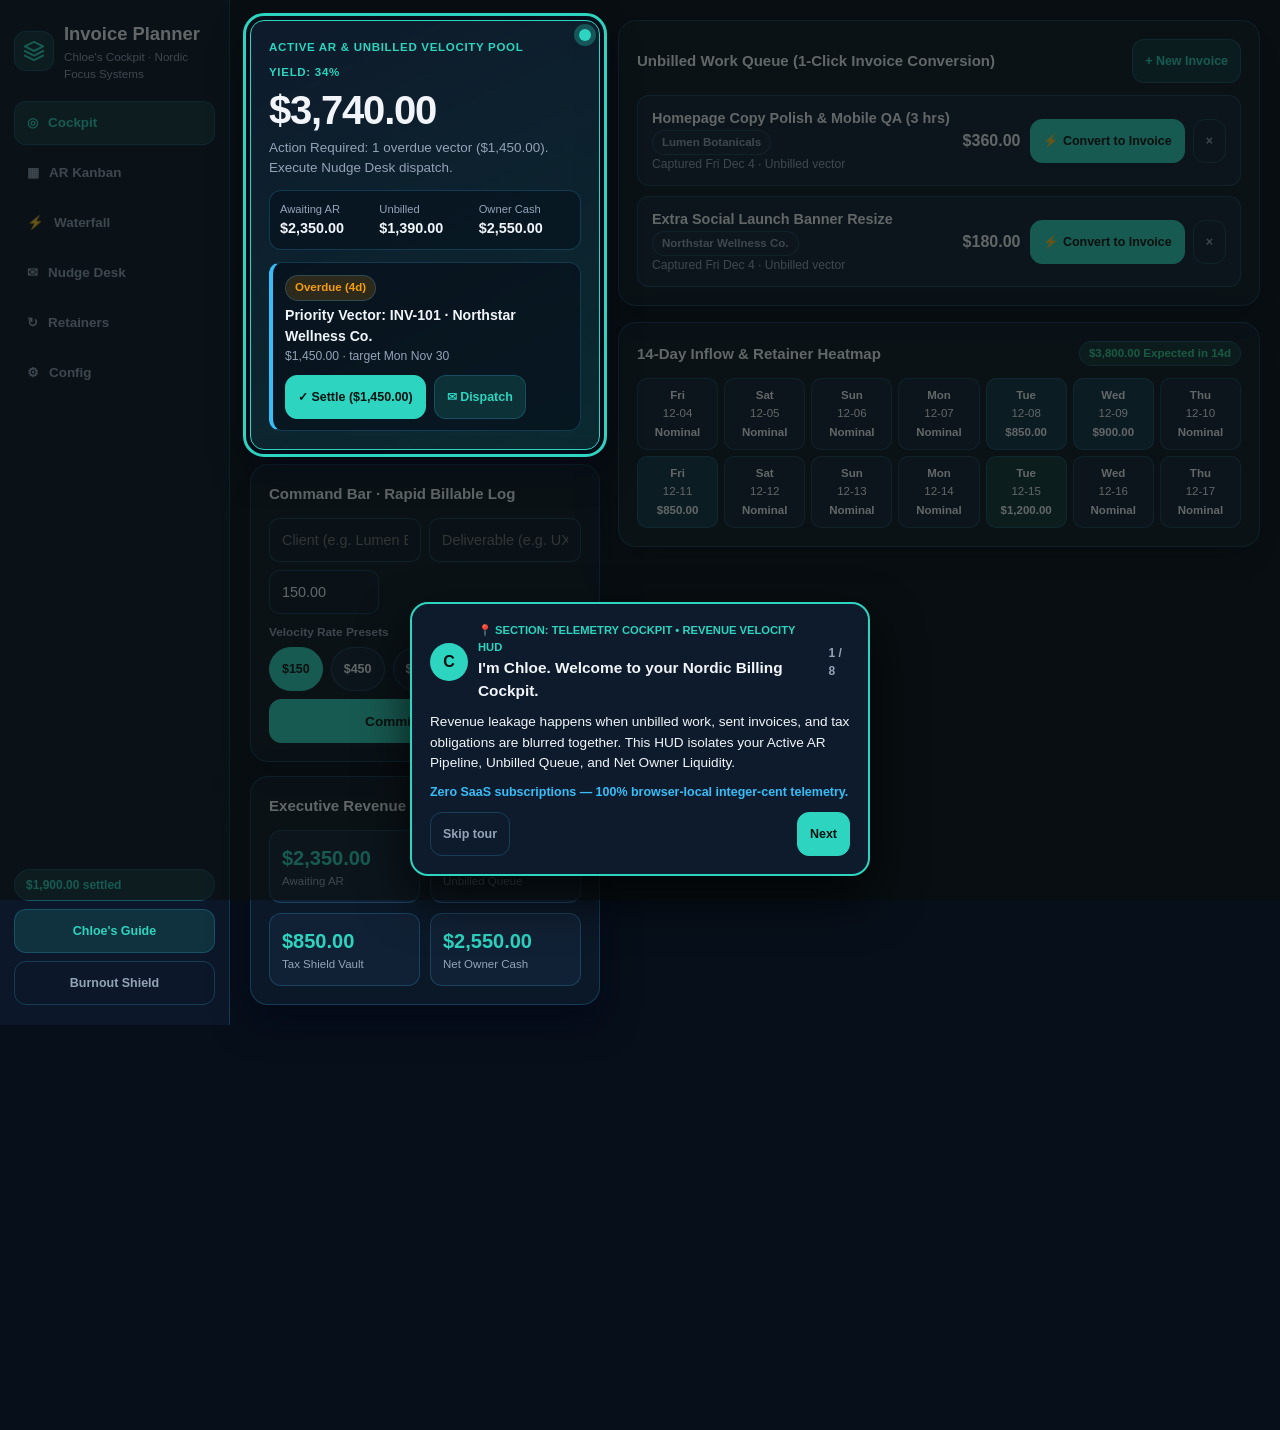
<file: invoice-planner-2/index.html>
<!DOCTYPE html>
<html lang="en">
<head>
  <meta charset="UTF-8">
  <meta name="viewport" content="width=device-width, initial-scale=1.0">
  <title>Invoice Planner 2 — Split-Cockpit AR Kanban, Payout Tax Waterfall &amp; Retainer Telemetry</title>
  <meta name="description" content="A sleek Nordic glass freelance invoice &amp; accounts receivable cockpit: Revenue Velocity HUD, 4-Lane AR Aging Kanban, 4-Vector Payout Tax Waterfall, Overdue Dispatch Desk &amp; Retainer Telemetry. 100% private offline PWA.">
  <meta name="theme-color" content="#070f1a">
  <link rel="manifest" href="manifest.json">
  <link rel="apple-touch-icon" href="assets/apple-touch-icon.png">
  <link rel="icon" type="image/png" sizes="32x32" href="assets/favicon-32.png">
  <style id="zero-blur-lockout">
    #tutorial-overlay, .tutorial-overlay {
      backdrop-filter: none !important;
      -webkit-backdrop-filter: none !important;
      filter: none !important;
    }
  </style>
  <link rel="stylesheet" href="css/theme.css?v=2.0.3">
  <link rel="stylesheet" href="css/app.css?v=2.0.3">
  <link rel="stylesheet" href="css/components.css?v=2.0.3">
</head>
<body data-theme="nordic-glass" data-active-tab="cockpit">

  <div class="shell">
    <!-- Left Rail (Desktop) / Top 3x2 Symmetric Capsule Grid (Mobile) -->
    <aside class="rail">
      <div class="rail-brand">
        <div class="brand-mark" aria-hidden="true">
          <svg width="22" height="22" viewBox="0 0 24 24" fill="none" stroke="currentColor" stroke-width="2.2" stroke-linecap="round" stroke-linejoin="round"><polygon points="12 2 2 7 12 12 22 7 12 2"/><polyline points="2 17 12 22 22 17"/><polyline points="2 12 12 17 22 12"/></svg>
        </div>
        <div class="brand-text">
          <h1 class="brand-title">Invoice Planner</h1>
          <div class="brand-subtitle">Chloe's Cockpit · Nordic Focus Systems</div>
        </div>
      </div>

      <nav id="rail-nav" class="rail-nav" aria-label="Main Navigation">
        <button class="nav-btn active" type="button" data-tab="cockpit"><span class="nav-ico">◎</span><span>Cockpit</span></button>
        <button class="nav-btn" type="button" data-tab="pipeline"><span class="nav-ico">▦</span><span>AR Kanban</span></button>
        <button class="nav-btn" type="button" data-tab="waterfall"><span class="nav-ico">⚡</span><span>Waterfall</span></button>
        <button class="nav-btn" type="button" data-tab="dispatch"><span class="nav-ico">✉</span><span>Nudge Desk</span></button>
        <button class="nav-btn" type="button" data-tab="retainers"><span class="nav-ico">↻</span><span>Retainers</span></button>
        <button class="nav-btn" type="button" data-tab="settings"><span class="nav-ico">⚙</span><span>Config</span></button>
      </nav>

      <div class="rail-foot">
        <span id="badge-collected" class="badge-pill" title="Total settled client invoice capital">$0.00 settled</span>
        <button id="btn-launch-tour" class="btn btn-sm btn-secondary" type="button">Chloe's Guide</button>
        <button id="btn-toggle-fog" class="btn btn-sm btn-ghost" type="button" aria-pressed="false">Burnout Shield</button>
      </div>
    </aside>

    <!-- Split Dual-Column Cockpit Stage -->
    <div class="stage">
      <!-- Column 1: Persistent Executive Telemetry HUD (Hides on non-cockpit tabs on <=900px per Rule-15) -->
      <aside class="cockpit-hud" aria-label="Executive Billing Telemetry HUD">
        <section id="hero-pulse" class="glass hero-card" aria-label="Active Revenue Velocity Pool"></section>

        <section class="glass fog-hide" aria-label="Command Line Billable Capture">
          <div class="card-title">Command Bar · Rapid Billable Log</div>
          <div class="inline-form">
            <input id="qa-work-client" class="input" type="text" maxlength="100" placeholder="Client (e.g. Lumen Botanicals)" autocomplete="off">
            <input id="qa-work-title" class="input" type="text" maxlength="120" placeholder="Deliverable (e.g. UX Sprint, API Integration)" autocomplete="off">
            <input id="qa-work-amount" class="input" type="number" min="0.01" max="1000000" step="0.01" value="150.00" style="max-width:110px;" aria-label="Amount">
          </div>
          <div class="chip-label">Velocity Rate Presets</div>
          <div id="qa-amount-chips" class="chip-row" role="group" aria-label="Velocity rate presets">
            <button type="button" class="chip selected" data-cents="15000" data-label="Strategy / Consult">$150</button>
            <button type="button" class="chip" data-cents="45000" data-label="Execution Sprint">$450</button>
            <button type="button" class="chip" data-cents="85000" data-label="Milestone Block">$850</button>
            <button type="button" class="chip" data-cents="120000" data-label="Retainer Cycle">$1,200</button>
          </div>
          <button id="btn-qa-work" class="btn btn-primary" type="button" style="width:100%;">Commit Work Item</button>
        </section>

        <section class="glass fog-hide" aria-label="4-Tile Executive Telemetry">
          <div class="card-title">Executive Revenue Telemetry Quad</div>
          <div class="telemetry-4">
            <div class="telemetry-tile"><div id="stat-awaiting" class="telemetry-val">$0.00</div><div class="telemetry-lbl">Awaiting AR</div></div>
            <div class="telemetry-tile"><div id="stat-unbilled" class="telemetry-val">$0.00</div><div class="telemetry-lbl">Unbilled Queue</div></div>
            <div class="telemetry-tile"><div id="stat-tax-vault" class="telemetry-val">$0.00</div><div class="telemetry-lbl">Tax Shield Vault</div></div>
            <div class="telemetry-tile"><div id="stat-owner-safe" class="telemetry-val">$0.00</div><div class="telemetry-lbl">Net Owner Cash</div></div>
          </div>
        </section>
      </aside>

      <!-- Column 2: Active Main Screen Workspace -->
      <div class="cockpit-main">
        <!-- Screen 1: Cockpit -->
        <main id="screen-cockpit" class="app-screen active">
          <section class="glass fog-hide" aria-label="Unbilled work queue">
            <div class="card-title">
              <span>Unbilled Work Queue (1-Click Invoice Conversion)</span>
              <button class="btn btn-secondary btn-sm" type="button" data-open-modal="modal-add-invoice">+ New Invoice</button>
            </div>
            <div id="unbilled-work-list" class="list"></div>
          </section>

          <section class="glass fog-hide" aria-label="14-day inflow heatmap">
            <div class="card-title">
              <span>14-Day Inflow &amp; Retainer Heatmap</span>
              <span id="weather-status-tag" class="tag ok">Nominal Pipeline</span>
            </div>
            <div id="weather-ribbon" class="weather-grid"></div>
          </section>
        </main>

        <!-- Screen 2: Pipeline (4-Lane Accounts Receivable Kanban Matrix) -->
        <section id="screen-pipeline" class="app-screen">
          <div class="screen-head">
            <div>
              <h2>Accounts Receivable Kanban Matrix</h2>
              <p class="muted">4-Lane AR board isolating Drafts, Active Net-Terms, Overdue Action Required, and Settled Capital.</p>
            </div>
            <button class="btn btn-primary btn-sm" type="button" data-open-modal="modal-add-invoice">+ Deploy Invoice</button>
          </div>

          <div id="invoices-card" class="glass">
            <div id="ar-kanban-board" class="kanban-board"></div>
          </div>
        </section>

        <!-- Screen 3: Waterfall (4-Vector Payout Tax Waterfall) -->
        <section id="screen-waterfall" class="app-screen">
          <div class="screen-head">
            <div>
              <h2>Payout Tax Waterfall Splitter</h2>
              <p class="muted">Route settled client invoice inflows across 4 deterministic vectors with 100% penny conservation.</p>
            </div>
          </div>

          <div id="payout-card" class="glass">
            <div class="card-title">1. Configure Settled Inflow Capital</div>
            <div class="grid-2">
              <label class="field">
                <span>Settlement Source Label</span>
                <input id="pay-label" class="input" type="text" maxlength="80" value="Settled Client Invoice" autocomplete="off">
              </label>
              <label class="field">
                <span>Net Payment Amount ($)</span>
                <input id="pay-amount" class="input" type="number" min="1" max="1000000" step="0.01" value="1600.00">
              </label>
            </div>
            <div class="chip-label">Select Allocation Vector</div>
            <div id="pay-preset-chips" class="chip-row" role="group" aria-label="Waterfall presets">
              <button type="button" class="chip selected" data-preset="standard">Standard 25 / 15 / 10 / 50</button>
              <button type="button" class="chip" data-preset="taxheavy">High-Tax Shield 30 / 15 / 15 / 40</button>
              <button type="button" class="chip" data-preset="lean">Solo Operator 20 / 10 / 15 / 55</button>
              <button type="button" class="chip" data-preset="growth">Studio Scale 25 / 25 / 15 / 35</button>
            </div>

            <div id="payout-preview" class="split-grid"></div>

            <div class="row-actions">
              <button id="btn-run-payout" class="btn btn-primary" type="button">Execute Payout Waterfall</button>
            </div>
          </div>

          <div class="glass">
            <div class="card-title">Executed Payout Waterfall Log</div>
            <div id="payout-history-list" class="list"></div>
          </div>
        </section>

        <!-- Screen 4: Dispatch (Executive Overdue Dispatch & Triage Desk) -->
        <section id="screen-dispatch" class="app-screen">
          <div class="screen-head">
            <div>
              <h2>Overdue Dispatch &amp; Follow-Up Desk</h2>
              <p class="muted">Generate zero-friction client payment dispatches pre-populated with exact invoice telemetry.</p>
            </div>
          </div>

          <div id="followup-card" class="glass">
            <div class="card-title">1. Select Target Invoice &amp; Dispatch Protocol</div>
            <div class="grid-2">
              <label class="field">
                <span>Target Open Invoice</span>
                <select id="followup-invoice-select" class="input" aria-label="Select invoice for dispatch"></select>
              </label>
              <div>
                <div class="chip-label" style="margin-top:0;">Dispatch Tone Protocol</div>
                <div id="followup-tone-chips" class="chip-row" role="group" aria-label="Dispatch tone">
                  <button type="button" class="chip selected" data-tone="warm">Warm Pre-Due</button>
                  <button type="button" class="chip" data-tone="gentle">Gentle Overdue Nudge</button>
                  <button type="button" class="chip" data-tone="firm">Firm Past-Due Notice</button>
                </div>
              </div>
            </div>
            <label class="field">
              <span>Compiled Client Dispatch Payload (Editable)</span>
              <textarea id="followup-script-box" class="input" rows="6"></textarea>
            </label>
            <div class="row-actions">
              <button id="btn-copy-script" class="btn btn-primary" type="button">📋 Copy Dispatch to Clipboard</button>
            </div>
          </div>

          <div class="glass">
            <div class="card-title">Executive AR Triage Desk (Overdue &amp; Imminent Items)</div>
            <div id="triage-list" class="list"></div>
          </div>
        </section>

        <!-- Screen 5: Retainers & Sovereign Balance Sync -->
        <section id="screen-retainers" class="app-screen">
          <div class="screen-head">
            <div>
              <h2>Recurring Retainer Nodes &amp; Treasury Sync</h2>
              <p class="muted">Automate recurring client billing cycles with anti-double-counting balance synchronization.</p>
            </div>
            <button class="btn btn-primary btn-sm" type="button" data-open-modal="modal-add-retainer">+ New Retainer Node</button>
          </div>

          <div id="retainers-summary-card" class="glass"></div>

          <div id="retainers-card" class="glass">
            <div class="card-title">Active &amp; Paused Retainer Nodes</div>
            <div id="retainers-list" class="list"></div>
          </div>

          <div class="glass">
            <div class="card-title">Anti-Double-Counting Business Checking Sync</div>
            <p class="muted" style="margin-bottom:10px;">Sync your real business checking balance anytime. Invoices settled earlier today are never added twice.</p>
            <div class="inline-form">
              <input id="sync-balance-input" class="input" type="number" step="0.01" placeholder="Current business checking balance ($)">
              <button id="btn-sync-balance" class="btn btn-primary" type="button">Sync Snapshot</button>
            </div>
            <div id="accounts-list" class="list" style="margin-top:12px;"></div>
          </div>
        </section>

        <!-- Screen 6: System Config -->
        <section id="screen-settings" class="app-screen">
          <div class="screen-head">
            <div>
              <h2>System Configuration</h2>
              <p class="muted">100% browser-local execution. Zero cloud dependencies.</p>
            </div>
          </div>

          <div class="glass">
            <div class="card-title">Nordic Visual Matrix Themes</div>
            <div id="theme-picker" class="chip-row"></div>
            <label class="switch-row">
              <span>Acoustic telemetry confirmation cues</span>
              <input id="set-sound" type="checkbox" checked>
            </label>
          </div>

          <div class="glass">
            <div class="card-title">Studio Identity, Net Terms &amp; Monthly Revenue Target</div>
            <div class="grid-2">
              <label class="field">
                <span>Studio / Operator Entity Name</span>
                <input id="set-business-name" class="input" type="text" maxlength="80" value="Nordic Focus Studio">
              </label>
              <label class="field">
                <span>Default Payment Terms</span>
                <select id="set-default-terms" class="input">
                  <option value="receipt">Due on Receipt</option>
                  <option value="net7">Net 7 Days</option>
                  <option value="net14">Net 14 Days</option>
                  <option value="net30">Net 30 Days</option>
                </select>
              </label>
            </div>
            <div class="grid-2">
              <label class="field">
                <span>Monthly Revenue Target ($)</span>
                <input id="set-monthly-target" class="input" type="number" min="100" max="1000000" step="100" value="5000">
              </label>
              <label class="field">
                <span>Base Currency</span>
                <select id="set-currency" class="input">
                  <option value="USD">USD ($)</option>
                  <option value="CAD">CAD (CA$)</option>
                  <option value="GBP">GBP (£)</option>
                  <option value="EUR">EUR (€)</option>
                  <option value="AUD">AUD (A$)</option>
                </select>
              </label>
            </div>
            <button id="btn-save-settings" class="btn btn-primary btn-sm" type="button">Commit Parameters</button>
          </div>

          <div class="glass">
            <div class="card-title">Clean Slate, Sample Telemetry &amp; Encrypted Backups</div>
            <div class="row-actions">
              <button id="btn-clean-slate" class="btn btn-secondary" type="button">🧹 Start Clean Slate</button>
              <button id="btn-load-sample" class="btn btn-secondary" type="button">🌱 Load Sample Data</button>
              <button id="btn-restart-tour" class="btn btn-ghost" type="button">Replay Chloe's Tour</button>
            </div>
            <div class="row-actions" style="margin-top:10px;">
              <button id="btn-export-json" class="btn btn-secondary" type="button">Export JSON Snapshot</button>
              <button id="btn-import-json" class="btn btn-secondary" type="button">Import JSON Snapshot</button>
              <input id="file-import" type="file" accept="application/json,.json" style="display:none;">
              <button id="btn-reset-data" class="btn btn-danger-soft" type="button">Purge All Data</button>
            </div>
          </div>
        </section>
      </div>
    </div>
  </div>

  <!-- Modal 1: Add / Deploy Invoice -->
  <div id="modal-add-invoice" class="app-modal" role="dialog" aria-modal="true" aria-labelledby="add-inv-h">
    <div class="modal-card">
      <div class="modal-head">
        <h3 id="add-inv-h">Deploy Client Invoice</h3>
        <button class="btn-x" type="button" data-close-modal="modal-add-invoice" aria-label="Close">×</button>
      </div>
      <div class="grid-2">
        <label class="field"><span>Client Entity</span><input id="inv-client" class="input" type="text" maxlength="100" placeholder="e.g. Northstar Wellness Co."></label>
        <label class="field"><span>Project / Deliverable Vector</span><input id="inv-title" class="input" type="text" maxlength="120" placeholder="e.g. Architecture &amp; UI Sprint"></label>
      </div>
      <div class="grid-2">
        <label class="field"><span>Subtotal Amount ($)</span><input id="inv-amount" class="input" type="number" min="0.01" step="0.01" value="850.00"></label>
        <label class="field"><span>Payment Terms</span><select id="inv-terms" class="input">
          <option value="net14">Net 14 Days</option>
          <option value="net7">Net 7 Days</option>
          <option value="net30">Net 30 Days</option>
          <option value="receipt">Due on Receipt</option>
        </select></label>
      </div>
      <div class="grid-2">
        <label class="field"><span>Tax (%)</span><input id="inv-tax" class="input" type="number" min="0" max="100" step="1" value="0"></label>
        <label class="field"><span>Discount (%)</span><input id="inv-discount" class="input" type="number" min="0" max="100" step="1" value="0"></label>
      </div>
      <div class="grid-2">
        <label class="field"><span>Deposit Received ($)</span><input id="inv-deposit" class="input" type="number" min="0" step="0.01" value="0"></label>
        <label class="field"><span>Initial Lane</span><select id="inv-status" class="input">
          <option value="sent">Sent (Active Net-Terms)</option>
          <option value="draft">Draft Queue</option>
        </select></label>
      </div>
      <label class="switch-row"><span>Shift weekend due dates to Friday early</span><input id="inv-weekend" type="checkbox" checked></label>
      <p id="inv-error" class="form-error" role="alert"></p>
      <div class="row-actions">
        <button id="btn-save-invoice" class="btn btn-primary" type="button">Deploy Invoice</button>
        <button class="btn btn-ghost" type="button" data-close-modal="modal-add-invoice">Cancel</button>
      </div>
    </div>
  </div>

  <!-- Modal 2: Add Retainer Node -->
  <div id="modal-add-retainer" class="app-modal" role="dialog" aria-modal="true" aria-labelledby="add-ret-h">
    <div class="modal-card">
      <div class="modal-head">
        <h3 id="add-ret-h">Register Recurring Retainer Node</h3>
        <button class="btn-x" type="button" data-close-modal="modal-add-retainer" aria-label="Close">×</button>
      </div>
      <label class="field"><span>Client Entity</span><input id="ret-client" class="input" type="text" maxlength="100" placeholder="e.g. Kindred Coffee Roasters"></label>
      <label class="field"><span>Retainer Scope Descriptor</span><input id="ret-title" class="input" type="text" maxlength="120" placeholder="e.g. Monthly Systems &amp; UX Retainer"></label>
      <div class="grid-2">
        <label class="field"><span>Fee per Cycle ($)</span><input id="ret-amount" class="input" type="number" min="1" step="0.01" value="950.00"></label>
        <label class="field"><span>Billing Cycle</span><select id="ret-cycle" class="input">
          <option value="monthly">Monthly</option>
          <option value="quarterly">Quarterly</option>
          <option value="weekly">Weekly</option>
          <option value="yearly">Yearly</option>
        </select></label>
      </div>
      <label class="field"><span>Next Billing Date</span><input id="ret-next-date" class="input" type="date"></label>
      <p id="ret-error" class="form-error" role="alert"></p>
      <div class="row-actions">
        <button id="btn-save-retainer" class="btn btn-primary" type="button">Register Node</button>
        <button class="btn btn-ghost" type="button" data-close-modal="modal-add-retainer">Cancel</button>
      </div>
    </div>
  </div>

  <!-- Modal 3: Printable Invoice Preview Sheet -->
  <div id="modal-preview-invoice" class="app-modal" role="dialog" aria-modal="true" aria-labelledby="prev-inv-h">
    <div class="modal-card">
      <div class="modal-head">
        <h3 id="prev-inv-h">Client Invoice Summary Sheet</h3>
        <button class="btn-x" type="button" data-close-modal="modal-preview-invoice" aria-label="Close">×</button>
      </div>
      <div id="invoice-preview-body" class="invoice-preview-sheet"></div>
      <div class="row-actions">
        <button id="btn-print-invoice" class="btn btn-primary" type="button">🖨 Print / Save PDF</button>
        <button id="btn-copy-invoice" class="btn btn-secondary" type="button">📋 Copy Invoice Summary</button>
        <button class="btn btn-ghost" type="button" data-close-modal="modal-preview-invoice">Close</button>
      </div>
    </div>
  </div>

  <!-- Modal 4: Confirm -->
  <div id="modal-confirm" class="app-modal" role="dialog" aria-modal="true" aria-labelledby="confirm-h">
    <div class="modal-card">
      <div class="modal-head">
        <h3 id="confirm-h">Confirm Execution</h3>
        <button class="btn-x" type="button" data-close-modal="modal-confirm" aria-label="Close">×</button>
      </div>
      <p id="confirm-text" class="muted" style="margin-bottom:14px;"></p>
      <div class="row-actions">
        <button id="btn-confirm-yes" class="btn btn-danger-soft" type="button">Confirm</button>
        <button class="btn btn-ghost" type="button" data-close-modal="modal-confirm">Abort</button>
      </div>
    </div>
  </div>

  <div id="toast" class="toast" role="status" aria-live="polite"></div>

  <!-- Guided Tour Overlay (Rules 16, 17, 18, 20, 23) -->
  <div id="tutorial-overlay" class="tutorial-overlay" style="display:none;">
    <div id="tutorial-card" class="tutorial-card" style="display:none;" role="dialog" aria-live="polite" aria-labelledby="tutorial-title">
      <div class="tour-head">
        <div class="tour-avatar" aria-hidden="true">C</div>
        <div>
          <div id="tutorial-section-tag" class="tour-tag"></div>
          <div id="tutorial-title" class="tour-title"></div>
        </div>
        <div id="tutorial-step-count" class="tour-count"></div>
      </div>
      <p id="tutorial-message" class="tour-msg"></p>
      <p id="tutorial-hint" class="tour-hint"></p>
      <div class="tour-actions">
        <button id="tutorial-btn-skip" class="btn btn-ghost btn-sm" type="button">Skip tour</button>
        <span class="spacer"></span>
        <button id="tutorial-btn-prev" class="btn btn-secondary btn-sm" type="button">Back</button>
        <button id="tutorial-btn-next" class="btn btn-primary btn-sm" type="button">Next</button>
      </div>
    </div>
  </div>

  <script>
    if ('caches' in window) {
      caches.keys().then(function (keys) {
        keys.forEach(function (k) {
          if (k !== 'invoice-planner-2-v1') caches.delete(k);
        });
      }).catch(function () {});
    }
  </script>
  <script src="js/engine.js?v=2.0.3"></script>
  <script src="js/storage.js?v=2.0.3"></script>
  <script src="js/config.js?v=2.0.3"></script>
  <script src="js/tutorials.js?v=2.0.3"></script>
  <script src="js/app.js?v=2.0.3"></script>
</body>
</html>
</file>
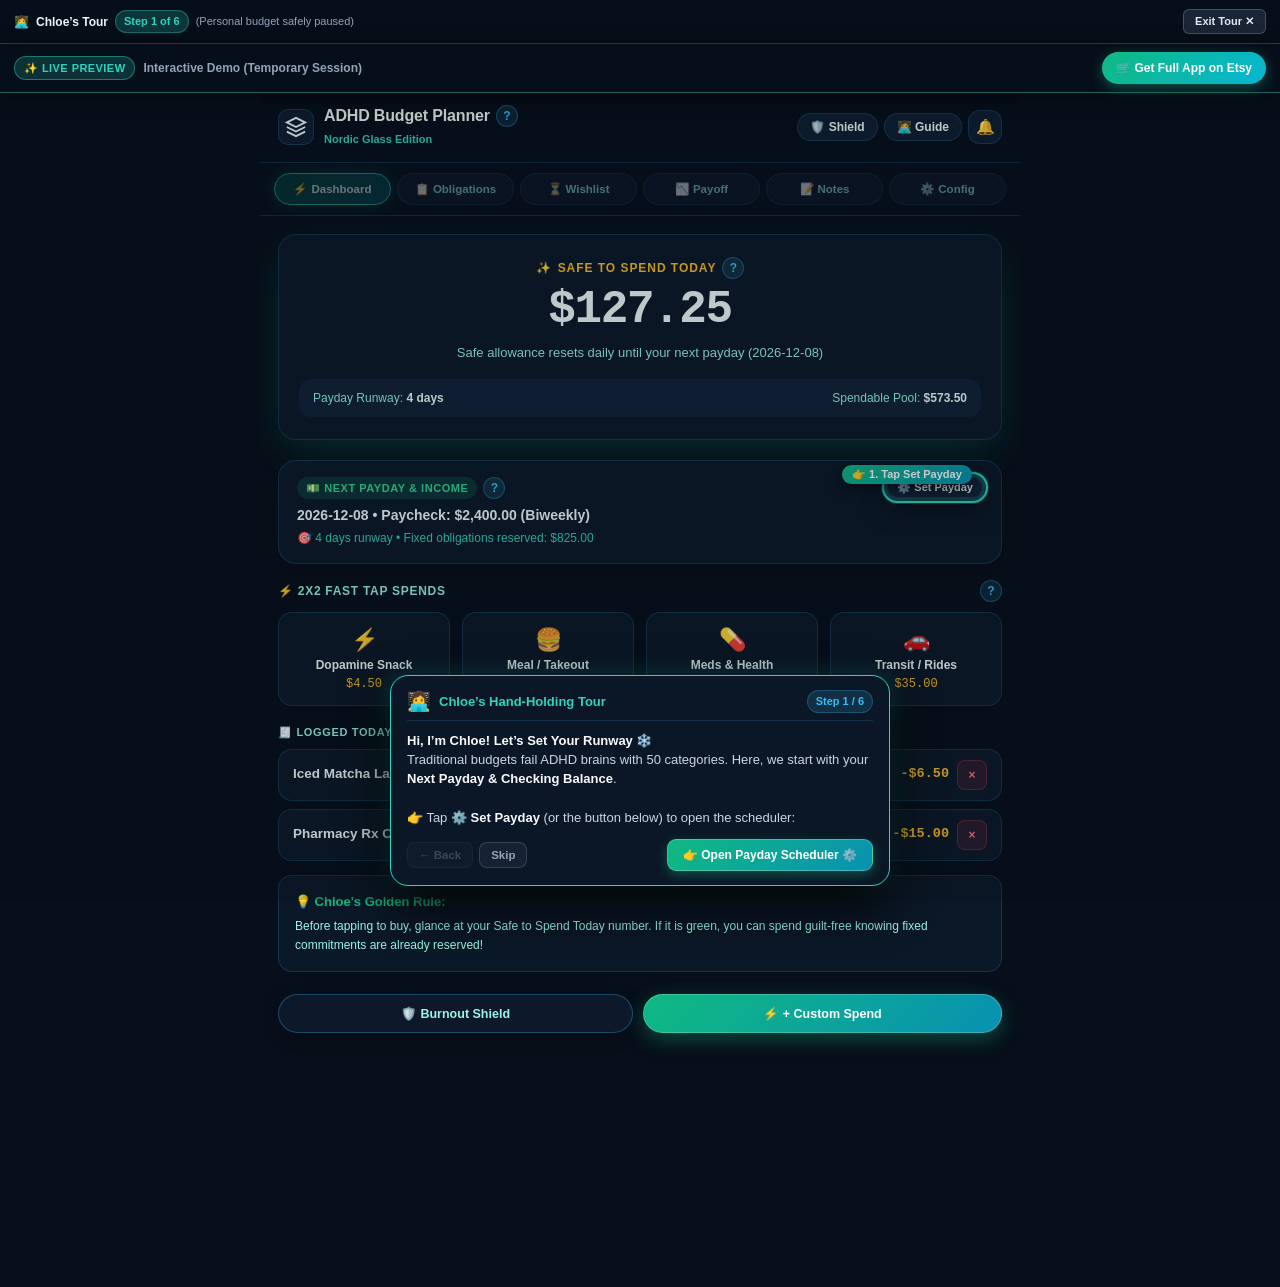
<file: adhd-budget-planner-2/demo/index.html>
<!DOCTYPE html>
<html lang="en">
<head>
  <meta charset="utf-8">
  <meta name="viewport" content="width=device-width, initial-scale=1, viewport-fit=cover">
  <title>ADHD Budget Planner</title>
  <meta name="description" content="Ultra low-friction personal finance app engineered for neurodivergent focus.">
  <meta name="theme-color" content="#0d9488">
  <meta name="apple-mobile-web-app-capable" content="yes">
  <meta name="apple-mobile-web-app-status-bar-style" content="black-translucent">
  <meta name="apple-mobile-web-app-title" content="ADHD Budget Planner">
  <!-- Demo mode: no manifest -->
  <link rel="icon" type="image/svg+xml" href="../assets/icon.svg">
  <link rel="apple-touch-icon" href="../assets/apple-touch-icon.png">
  
  <link rel="stylesheet" href="../css/planner-theme.css">
  <link rel="stylesheet" href="../css/planner-layout.css">
  <link rel="stylesheet" href="../css/chloe-tour.css">
  <link rel="stylesheet" href="./demo-banner.css">
</head>
<body data-theme="emerald-modern">

  
  <!-- Etsy Live Demo Header Bar -->
  <aside class="etsy-demo-bar" aria-label="Live Preview Banner">
    <div class="etsy-demo-badge">
      <span class="etsy-demo-pill">✨ Live Preview</span>
      <span class="etsy-demo-text">Interactive Demo (Temporary Session)</span>
    </div>
    <a href="https://www.etsy.com" target="_blank" rel="noopener" class="etsy-demo-cta">
      🛒 Get Full App on Etsy
    </a>
  </aside>

  <div class="adhd-container">

    <!-- Top Header App Bar -->
    <header class="adhd-header">
      <div class="header-row">
        <div class="brand-badge">
          <div class="brand-icon">
            <svg width="22" height="22" viewBox="0 0 24 24" fill="none" stroke="currentColor" stroke-width="2">
              <path d="M12 2L2 7l10 5 10-5-10-5zM2 17l10 5 10-5M2 12l10 5 10-5"/>
            </svg>
          </div>
          <div class="brand-titles">
            <div style="display:flex;align-items:center;gap:6px;">
              <h1>ADHD Budget Planner</h1>
              <button type="button" class="nordic-help-badge" data-chloe-help="settings.sovereign" title="Offline Privacy & Security">?</button>
            </div>
            <span class="brand-subtitle">Nordic Glass Edition</span>
          </div>
        </div>
        <div class="header-actions">
          <button type="button" class="pill-action-btn" id="btn-burnout-shield" title="Burnout Shield (Emergency Mode)">🛡️ Shield</button>
          <button type="button" class="pill-action-btn" id="btn-launch-tour" title="Chloe's Guided Tour">👩‍💻 Guide</button>
          <button type="button" class="icon-action-btn" id="btn-toggle-sound" title="Haptic Audio">🔔</button>
        </div>
      </div>
    </header>

    <!-- TOP CAPSULE NAVIGATION BAR (Replaces Bottom Dock for Unique Layout) -->
    <nav class="nordic-capsule-nav" id="capsule-nav" aria-label="Primary Navigation">
      <button type="button" class="capsule-tab active" data-nav="dashboard">
        <span class="tab-emoji">⚡</span>
        <span class="tab-text">Dashboard</span>
      </button>
      <button type="button" class="capsule-tab" data-nav="obligations">
        <span class="tab-emoji">📋</span>
        <span class="tab-text">Obligations</span>
      </button>
      <button type="button" class="capsule-tab" data-nav="pause">
        <span class="tab-emoji">⏳</span>
        <span class="tab-text">Wishlist</span>
      </button>
      <button type="button" class="capsule-tab" data-nav="payoff">
        <span class="tab-emoji">📉</span>
        <span class="tab-text">Payoff</span>
      </button>
      <button type="button" class="capsule-tab" data-nav="scratchpad">
        <span class="tab-emoji">📝</span>
        <span class="tab-text">Notes</span>
      </button>
      <button type="button" class="capsule-tab" data-nav="preferences">
        <span class="tab-emoji">⚙️</span>
        <span class="tab-text">Config</span>
      </button>
    </nav>

    <!-- MAIN SCREENS -->
    <main>
      <!-- 1. Dashboard Screen -->
      <section id="screen-dashboard" class="screen active">
        <!-- Split Dual-Column Glass Hero -->
        <div class="hero-split-card">
          <div class="hero-main-section">
            <div class="hero-label">
              <span>✨</span> Safe to Spend Today
              <button type="button" class="nordic-help-badge" data-chloe-help="horizon.velocity" title="About Safe Daily Horizon">?</button>
            </div>
            <div class="hero-number" id="hero-safe-amount">$0.00</div>
            <div class="hero-subtext" id="hero-runway-subtext">Calculating daily allowance...</div>
          </div>
          <div class="runway-summary-strip" id="runway-summary-strip">
            <!-- Populated dynamically -->
          </div>
        </div>

        <!-- Interactive Next Payday & Income Card -->
        <div class="payday-inflow-card" id="card-payday-inflow">
          <div style="display:flex;justify-content:space-between;align-items:center;margin-bottom:6px;">
            <div style="display:flex;align-items:center;gap:6px;">
              <span class="inflow-badge">💵 Next Payday & Income</span>
              <button type="button" class="nordic-help-badge" data-chloe-help="horizon.inflow" title="About Payday & Runway">?</button>
            </div>
            <button type="button" class="pill-action-btn" id="btn-edit-payday" style="font-size:11px;padding:3px 9px;">⚙️ Set Payday</button>
          </div>
          <div id="inflow-details-display" style="font-size:14px;font-weight:800;color:var(--text-main);">
            Loading schedule...
          </div>
          <div id="inflow-runway-countdown" style="font-size:12px;color:var(--color-accent);margin-top:3px;">
            Calculating runway...
          </div>
        </div>

        <div style="display:flex;justify-content:space-between;align-items:center;margin:16px 0 10px;">
          <div style="font-size:12px;font-weight:800;color:var(--text-sub);text-transform:uppercase;letter-spacing:0.06em;">
            ⚡ 2x2 Fast Tap Spends
          </div>
          <button type="button" class="nordic-help-badge" data-chloe-help="horizon.quickspend" title="About Quick Velocity Spends">?</button>
        </div>
        <div class="quick-spend-grid" id="quick-spend-grid">
          <!-- 4 slots 2x2 grid populated dynamically -->
        </div>

        <div id="today-spends-container"></div>

        <div style="background:var(--bg-panel);border:1px solid var(--border-line);border-radius:14px;padding:16px;margin-top:14px;">
          <div style="font-size:13px;font-weight:700;color:var(--color-primary);margin-bottom:6px;">💡 Chloe's Golden Rule:</div>
          <p style="font-size:12px;color:var(--text-sub);line-height:1.6;">
            Before tapping to buy, glance at your Safe to Spend Today number. If it is green, you can spend guilt-free knowing fixed commitments are already reserved!
          </p>
        </div>
      </section>

      <!-- 2. Obligations (Bills) Screen -->
      <section id="screen-obligations" class="screen">
        <div style="display:flex;justify-content:space-between;align-items:center;margin-bottom:16px;">
          <div>
            <div style="display:flex;align-items:center;gap:6px;">
              <h2 style="font-size:18px;font-weight:800;">Fixed Obligations</h2>
              <button type="button" class="nordic-help-badge" data-chloe-help="obligations.fixed" title="About Fixed Obligations">?</button>
            </div>
            <p style="font-size:12px;color:var(--text-sub);">Essential commitments protected before calculating your allowance.</p>
          </div>
          <button type="button" class="btn-primary-action" id="btn-open-add-obligation">+ Add Obligation</button>
        </div>
        <div id="obligation-list">
          <!-- Populated dynamically -->
        </div>
      </section>

      <!-- 3. Wishlist Pause Screen -->
      <section id="screen-pause" class="screen">
        <div style="display:flex;justify-content:space-between;align-items:center;margin-bottom:16px;">
          <div>
            <div style="display:flex;align-items:center;gap:6px;">
              <h2 style="font-size:18px;font-weight:800;">Wishlist Pause (48h Vault)</h2>
              <button type="button" class="nordic-help-badge" data-chloe-help="pause.chamber" title="About 48h Wishlist Cooling Chamber">?</button>
            </div>
            <p style="font-size:12px;color:var(--text-sub);">Park online shopping urges here. 82% of impulses fade calmly in 48 hours.</p>
          </div>
          <button type="button" class="btn-primary-action" id="btn-open-add-pause">+ Pause Item</button>
        </div>
        <div id="pause-list">
          <!-- Populated dynamically -->
        </div>
      </section>

      <!-- 4. Payoff Plan Screen -->
      <section id="screen-payoff" class="screen">
        <div style="display:flex;justify-content:space-between;align-items:center;margin-bottom:16px;">
          <div>
            <div style="display:flex;align-items:center;gap:6px;">
              <h2 style="font-size:18px;font-weight:800;">Payoff Plan (Debt Crusher)</h2>
              <button type="button" class="nordic-help-badge" data-chloe-help="payoff.radar" title="About Debt Payoff Plan">?</button>
            </div>
            <p style="font-size:12px;color:var(--text-sub);">Snowball & Avalanche accelerated debt freedom path.</p>
          </div>
          <button type="button" class="btn-primary-action" id="btn-open-add-debt">+ Add Debt</button>
        </div>
        <div style="background:var(--bg-panel);border:1px solid var(--border-line);border-radius:14px;padding:18px;text-align:center;margin-bottom:16px;">
          <div style="font-size:11px;font-weight:700;color:var(--color-gold);text-transform:uppercase;letter-spacing:0.08em;margin-bottom:4px;">Freedom Projection</div>
          <div style="font-size:17px;font-weight:800;color:var(--text-main);" id="debt-free-summary">Calculating projection...</div>
        </div>
        <div id="payoff-list">
          <!-- Populated dynamically -->
        </div>
      </section>

      <!-- 5. Focus Scratchpad Screen -->
      <section id="screen-scratchpad" class="screen">
        <div style="display:flex;align-items:center;gap:6px;margin-bottom:6px;">
          <h2 style="font-size:18px;font-weight:800;">Focus Scratchpad</h2>
          <button type="button" class="nordic-help-badge" data-chloe-help="scratchpad.brain" title="About Focus Scratchpad">?</button>
        </div>
        <p style="font-size:12px;color:var(--text-sub);margin-bottom:16px;">Zero-friction capture for money thoughts, upcoming expenses, or anxiety relief.</p>
        <textarea id="scratchpad-textarea" class="form-input" style="height:280px;resize:none;font-size:14px;line-height:1.6;" placeholder="Type anything on your mind... auto-saves instantly."></textarea>
      </section>

      <!-- 6. Preferences Screen -->
      <section id="screen-preferences" class="screen">
        <div style="display:flex;align-items:center;gap:6px;margin-bottom:16px;">
          <h2 style="font-size:18px;font-weight:800;">Preferences & Backup</h2>
          <button type="button" class="nordic-help-badge" data-chloe-help="settings.oops" title="About Oops Buffer & Preferences">?</button>
        </div>
        <div style="background:var(--bg-panel);border:1px solid var(--border-line);border-radius:14px;padding:18px;margin-bottom:18px;">
          <form id="form-planner-settings">
            <div class="form-group">
              <label>Checking Account Balance ($)</label>
              <input type="number" step="0.01" class="form-input" id="settings-checking-balance" required>
            </div>
            <div class="form-group">
              <label>Payday Frequency</label>
              <select class="form-select" id="settings-income-cycle">
                <option value="weekly">Weekly</option>
                <option value="biweekly">Bi-Weekly (Every 2 Weeks)</option>
                <option value="semimonthly">Semi-Monthly (1st & 15th)</option>
                <option value="monthly">Monthly</option>
              </select>
            </div>
            <div class="form-group">
              <label>Visual Color Theme</label>
              <select class="form-select" id="settings-theme-select">
                <option value="emerald-modern">Emerald Modern</option>
                <option value="oled-dark">OLED Dark</option>
                <option value="nordic-fog">Nordic Fog (Light)</option>
                <option value="warm-earth">Warm Earth</option>
              </select>
            </div>
            <button type="submit" class="btn-primary-action" style="width:100%;padding:12px;margin-top:6px;">Save Preferences 🌿</button>
          </form>
        </div>

        <div style="background:var(--bg-panel);border:1px solid var(--border-line);border-radius:14px;padding:18px;">
          <div style="font-size:14px;font-weight:700;margin-bottom:10px;">💾 Backup & Device Transfer</div>
          <button type="button" class="btn-primary-action" id="btn-export-backup" style="width:100%;padding:12px;margin-bottom:14px;">Download Backup (.json)</button>
          <label style="display:block;font-size:12px;color:var(--text-sub);margin-bottom:6px;">Restore Backup File:</label>
          <input type="file" id="input-restore-backup" accept=".json" class="form-input" style="font-size:12px;padding:6px;">
        </div>
      </section>
    </main>

    <!-- Bottom Floating Quick HUD -->
    <div class="nordic-floating-hud" id="nordic-floating-hud">
      <button type="button" class="hud-shield-btn" id="hud-btn-shield" title="Toggle Burnout Shield">
        🛡️ Burnout Shield
      </button>
      <button type="button" class="hud-spend-btn" id="hud-btn-add-spend" title="Log Custom Spend">
        ⚡ + Custom Spend
      </button>
    </div>

    <!-- FULLSCREEN BURNOUT SHIELD OVERLAY -->
    <div id="burnout-shield-overlay" class="zombie-overlay">
      <div class="zombie-title" style="display:flex;align-items:center;justify-content:center;gap:8px;">
        <span>🛡️ Burnout Shield Active</span>
        <button type="button" class="nordic-help-badge" data-chloe-help="shield.burnout" title="About Burnout Shield">?</button>
      </div>
      <p style="font-size:13px;color:#a3a3a3;margin-bottom:24px;">Low bandwidth day? Here is your single answer right now:</p>
      <div style="font-size:14px;color:#737373;text-transform:uppercase;letter-spacing:0.1em;margin-bottom:6px;">Safe to Spend Today</div>
      <div class="zombie-hero-number" id="shield-hero-amount">$0.00</div>
      <button type="button" class="btn-zombie-exit" id="btn-exit-shield">Exit Burnout Shield 🌿</button>
    </div>

    <!-- MODAL: Set Payday & Income -->
    <div id="modal-set-payday" class="modal-overlay">
      <div class="modal-box">
        <div style="display:flex;justify-content:space-between;align-items:center;margin-bottom:14px;">
          <h3 style="font-size:16px;font-weight:800;">💵 Set Next Payday & Income</h3>
          <button type="button" class="icon-action-btn" id="btn-close-set-payday" style="width:28px;height:28px;">&times;</button>
        </div>
        <form id="form-set-payday">
          <div class="form-group">
            <label>Next Payday Date</label>
            <input type="date" class="form-input" id="input-payday-date" required>
          </div>
          <div class="form-group">
            <label>Expected Paycheck Amount ($)</label>
            <input type="number" step="0.01" class="form-input" id="input-payday-amount" placeholder="2400.00" required>
          </div>
          <div class="form-group">
            <label>Pay Frequency</label>
            <select class="form-select" id="select-payday-cycle">
              <option value="biweekly">Bi-Weekly (Every 2 Weeks)</option>
              <option value="weekly">Weekly (Every 7 Days)</option>
              <option value="semimonthly">Semi-Monthly (1st & 15th)</option>
              <option value="monthly">Monthly</option>
            </select>
          </div>
          <div class="form-group">
            <label>Current Checking Balance ($)</label>
            <input type="number" step="0.01" class="form-input" id="input-payday-checking" placeholder="1250.00" required>
          </div>
          <button type="submit" class="btn-primary-action" style="width:100%;padding:12px;margin-top:6px;">Update Payday & Runway 🚀</button>
        </form>
      </div>
    </div>

    <!-- MODAL: Custom Quick Spend -->
    <div id="modal-custom-spend" class="modal-overlay">
      <div class="modal-box">
        <div style="display:flex;justify-content:space-between;align-items:center;margin-bottom:14px;">
          <h3 style="font-size:16px;font-weight:800;">⚡ Log Custom Spend</h3>
          <button type="button" class="icon-action-btn" id="btn-close-custom-spend" style="width:28px;height:28px;">&times;</button>
        </div>
        <form id="form-custom-spend">
          <div class="form-group">
            <label>Spend Title / Description</label>
            <input type="text" class="form-input" id="input-custom-spend-title" placeholder="Coffee & Croissant" required>
          </div>
          <div class="form-group">
            <label>Amount ($)</label>
            <input type="number" step="0.01" class="form-input" id="input-custom-spend-amt" placeholder="8.50" required>
          </div>
          <button type="submit" class="btn-primary-action" style="width:100%;padding:12px;margin-top:6px;">Log Spend Now ⚡</button>
        </form>
      </div>
    </div>

    <!-- MODAL: Add / Edit Obligation -->
    <div id="modal-add-obligation" class="modal-overlay">
      <div class="modal-box">
        <div style="display:flex;justify-content:space-between;align-items:center;margin-bottom:14px;">
          <h3 style="font-size:16px;font-weight:800;" id="modal-obligation-heading">📅 Add Obligation</h3>
          <button type="button" class="icon-action-btn" id="btn-close-add-obligation" style="width:28px;height:28px;">&times;</button>
        </div>
        <form id="form-add-obligation">
          <input type="hidden" id="obligation-edit-id" value="">
          <div class="form-group">
            <label>Obligation Name (e.g. Rent, Wi-Fi, Phone)</label>
            <input type="text" class="form-input" id="obligation-name-input" placeholder="Apartment Rent" required>
          </div>
          <div class="form-group">
            <label>Amount ($)</label>
            <input type="number" step="0.01" class="form-input" id="obligation-amount-input" placeholder="750.00" required>
          </div>
          <div class="form-group">
            <label>Due Date</label>
            <input type="date" class="form-input" id="obligation-date-input" required>
          </div>
          <button type="submit" class="btn-primary-action" style="width:100%;padding:12px;margin-top:6px;">Save Obligation 🌿</button>
        </form>
      </div>
    </div>

    <!-- MODAL: Add / Edit Wishlist Pause Item -->
    <div id="modal-add-pause" class="modal-overlay">
      <div class="modal-box">
        <div style="display:flex;justify-content:space-between;align-items:center;margin-bottom:14px;">
          <h3 style="font-size:16px;font-weight:800;" id="modal-pause-heading">⏳ Wishlist Pause (48h Vault)</h3>
          <button type="button" class="icon-action-btn" id="btn-close-add-pause" style="width:28px;height:28px;">&times;</button>
        </div>
        <form id="form-add-pause">
          <input type="hidden" id="pause-edit-id" value="">
          <div class="form-group">
            <label>Item Name / Purchase Urge</label>
            <input type="text" class="form-input" id="pause-name-input" placeholder="New Wireless Earbuds" required>
          </div>
          <div class="form-group">
            <label>Price ($)</label>
            <input type="number" step="0.01" class="form-input" id="pause-amount-input" placeholder="99.00" required>
          </div>
          <button type="submit" class="btn-primary-action" style="width:100%;padding:12px;margin-top:6px;">Save to 48h Vault ⏳</button>
        </form>
      </div>
    </div>

    <!-- MODAL: Add / Edit Debt -->
    <div id="modal-add-debt" class="modal-overlay">
      <div class="modal-box">
        <div style="display:flex;justify-content:space-between;align-items:center;margin-bottom:14px;">
          <h3 style="font-size:16px;font-weight:800;" id="modal-debt-heading">📉 Add Debt Account</h3>
          <button type="button" class="icon-action-btn" id="btn-close-add-debt" style="width:28px;height:28px;">&times;</button>
        </div>
        <form id="form-add-debt">
          <input type="hidden" id="debt-edit-id" value="">
          <div class="form-group">
            <label>Account Name (e.g. Visa Card, Car Loan)</label>
            <input type="text" class="form-input" id="debt-name-input" placeholder="Visa Credit Card" required>
          </div>
          <div class="form-group">
            <label>Current Balance ($)</label>
            <input type="number" step="0.01" class="form-input" id="debt-balance-input" placeholder="850.00" required>
          </div>
          <div class="form-group">
            <label>Minimum Monthly Payment ($)</label>
            <input type="number" step="0.01" class="form-input" id="debt-min-input" placeholder="35.00" required>
          </div>
          <div class="form-group">
            <label>Interest Rate (APR %)</label>
            <input type="number" step="0.1" class="form-input" id="debt-apr-input" placeholder="19.9" required>
          </div>
          <button type="submit" class="btn-primary-action" style="width:100%;padding:12px;margin-top:6px;">Save Debt Account 📉</button>
        </form>
      </div>
    </div>

    <!-- MODAL: CHLOE'S 4-TIER TACTICAL CONTEXTUAL HELP -->
    <div id="modal-chloe-help" class="modal-overlay">
      <div class="modal-box">
        <div class="chloe-help-header">
          <h3 class="chloe-help-title" id="chloe-help-title">👩‍💻 Chloe's Tactical Guide</h3>
          <button type="button" class="icon-action-btn" id="btn-close-chloe-help" style="width:28px;height:28px;">&times;</button>
        </div>
        <div class="chloe-help-tiers-container">
          <div class="chloe-help-tier">
            <div class="chloe-tier-label">🎯 The Core Concept</div>
            <div class="chloe-tier-content" id="chloe-help-core">&mdash;</div>
          </div>
          <div class="chloe-help-tier">
            <div class="chloe-tier-label">⚡ Tactical Action</div>
            <div class="chloe-tier-content" id="chloe-help-action">&mdash;</div>
          </div>
          <div class="chloe-help-tier">
            <div class="chloe-tier-label">🧠 ADHD Brain Defense</div>
            <div class="chloe-tier-content" id="chloe-help-brain">&mdash;</div>
          </div>
          <div class="chloe-help-tier">
            <div class="chloe-tier-label">💡 Nordic Rule of Thumb</div>
            <div class="chloe-tier-content" id="chloe-help-rule">&mdash;</div>
          </div>
        </div>
      </div>
    </div>

  </div>

    <script src="./demo-guard.js"></script>
  <script src="../js/finance-engine.js"></script>
  <script src="../js/storage-controller.js"></script>
  <script src="../js/chloe-help.js"></script>
  <script src="../js/chloe-tour.js"></script>
  <script src="../js/planner-app.js"></script>

  <!-- Etsy Purchase Conversion Gate Modal -->
  <div id="etsy-demo-gate-modal" class="etsy-demo-gate-overlay" onclick="if(event.target===this)closeDemoGate()">
    <div class="etsy-demo-gate-box">
      <div class="etsy-gate-icon">🔒</div>
      <div class="etsy-gate-title" id="etsy-gate-modal-title">Unlock with Full Edition</div>
      <div class="etsy-gate-desc">
        You are currently in the <strong>Live Demo Sandbox</strong>. Data backups, persistent lifetime storage, and offline home screen installation are unlocked in the full Etsy edition!
      </div>
      <div class="etsy-gate-actions">
        <a href="https://www.etsy.com" target="_blank" rel="noopener" class="etsy-gate-btn-buy">
          🛒 Unlock Lifetime App on Etsy ($9.00)
        </a>
        <button type="button" class="etsy-gate-btn-close" onclick="closeDemoGate()">
          Keep Exploring Demo
        </button>
      </div>
    </div>
  </div>

</body>
</html>
</file>
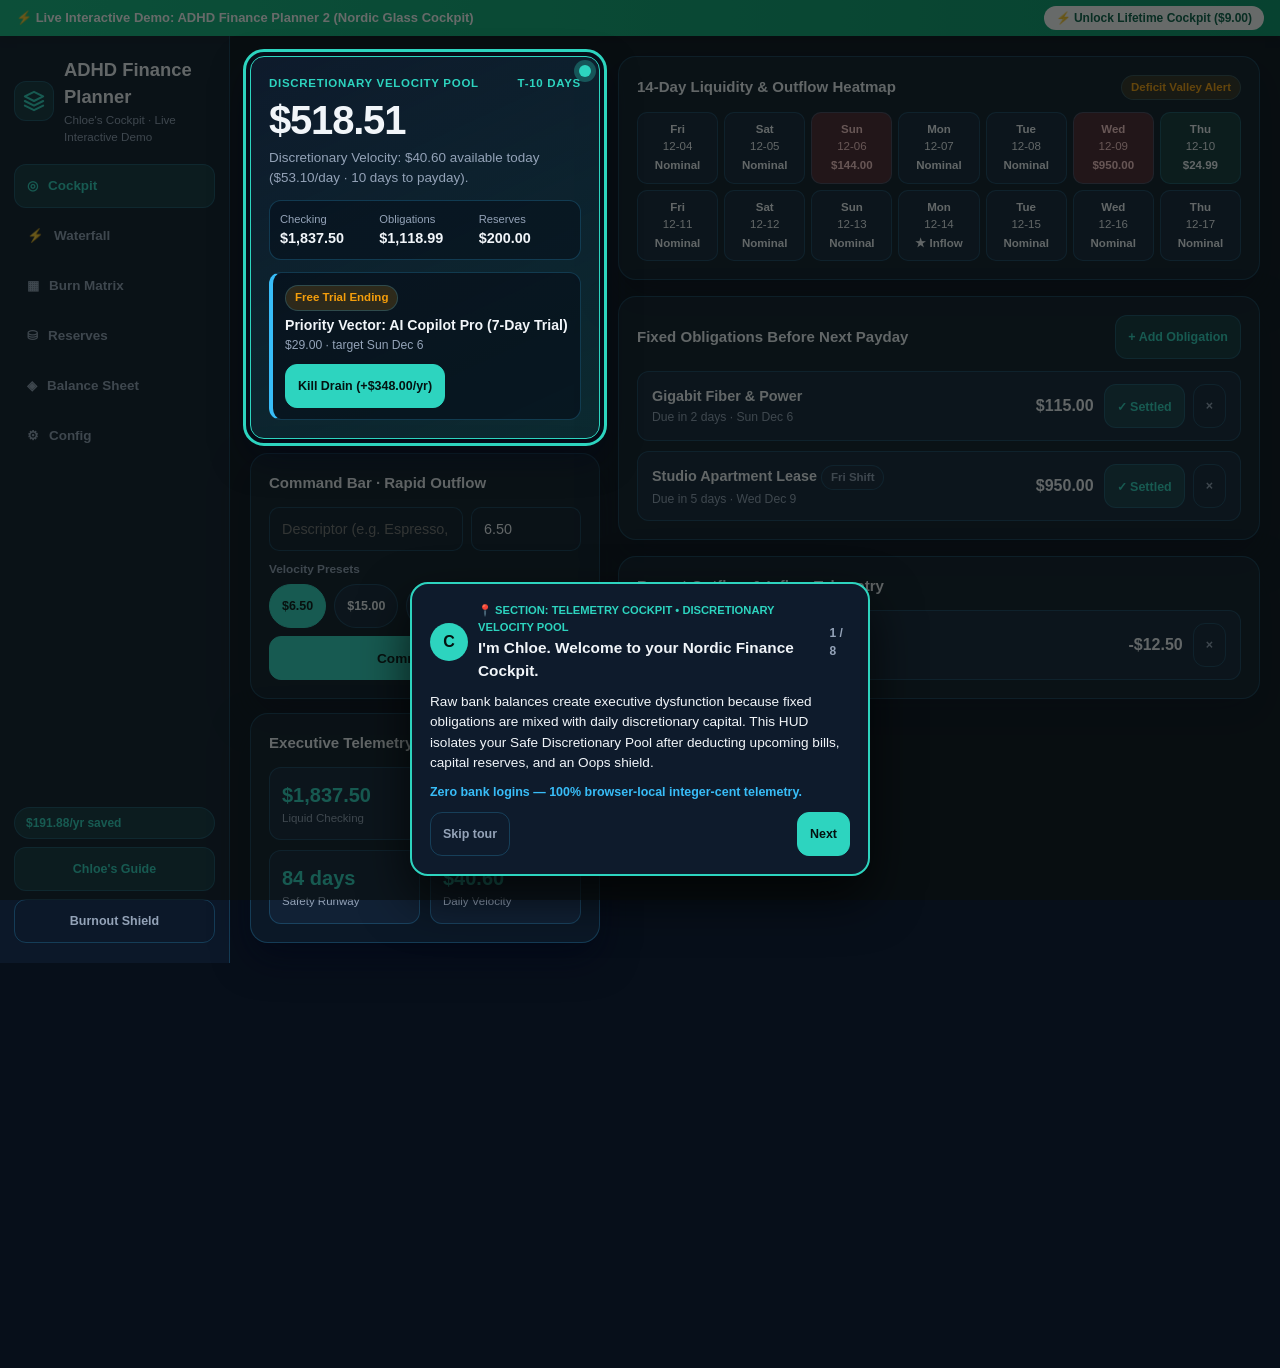
<file: adhd-finance-planner-2/demo/index.html>
<!DOCTYPE html>
<html lang="en">
<head>
  <meta charset="UTF-8">
  <meta name="viewport" content="width=device-width, initial-scale=1.0">
  <title>DEMO — ADHD Finance Planner 2 | Nordic Glass Cockpit</title>
  <meta name="description" content="Interactive live demo of ADHD Finance Planner 2: Split-Cockpit Telemetry, 4-Vector Paycheck Waterfall, 4-Lane Subscription Burn Kanban &amp; 14-Day Liquidity Heatmap.">
  <meta name="theme-color" content="#070f1a">
  <link rel="apple-touch-icon" href="../assets/apple-touch-icon.png">
  <link rel="icon" type="image/png" sizes="32x32" href="../assets/favicon-32.png">
  <style id="zero-blur-lockout">
    #tutorial-overlay, .tutorial-overlay {
      backdrop-filter: none !important;
      -webkit-backdrop-filter: none !important;
      filter: none !important;
    }
  </style>
  <link rel="stylesheet" href="demo-banner.css">
  <script src="demo-guard.js"></script>
  <link rel="stylesheet" href="../css/theme.css?v=2.0.3">
  <link rel="stylesheet" href="../css/app.css?v=2.0.3">
  <link rel="stylesheet" href="../css/components.css?v=2.0.3">
</head>
<body data-theme="nordic-glass" data-active-tab="cockpit">

  <div class="shell">
    <aside class="rail">
      <div class="rail-brand">
        <div class="brand-mark" aria-hidden="true">
          <svg width="22" height="22" viewBox="0 0 24 24" fill="none" stroke="currentColor" stroke-width="2.2" stroke-linecap="round" stroke-linejoin="round"><polygon points="12 2 2 7 12 12 22 7 12 2"/><polyline points="2 17 12 22 22 17"/><polyline points="2 12 12 17 22 12"/></svg>
        </div>
        <div class="brand-text">
          <h1 class="brand-title">ADHD Finance Planner</h1>
          <div class="brand-subtitle">Chloe's Cockpit · Live Interactive Demo</div>
        </div>
      </div>

      <nav id="rail-nav" class="rail-nav" aria-label="Main Navigation">
        <button class="nav-btn active" type="button" data-tab="cockpit"><span class="nav-ico">◎</span><span>Cockpit</span></button>
        <button class="nav-btn" type="button" data-tab="waterfall"><span class="nav-ico">⚡</span><span>Waterfall</span></button>
        <button class="nav-btn" type="button" data-tab="burnrate"><span class="nav-ico">▦</span><span>Burn Matrix</span></button>
        <button class="nav-btn" type="button" data-tab="reserves"><span class="nav-ico">⛁</span><span>Reserves</span></button>
        <button class="nav-btn" type="button" data-tab="networth"><span class="nav-ico">◈</span><span>Balance Sheet</span></button>
        <button class="nav-btn" type="button" data-tab="settings"><span class="nav-ico">⚙</span><span>Config</span></button>
      </nav>

      <div class="rail-foot">
        <span id="badge-tax-saved" class="badge-pill" title="Annual ADHD Tax reclaimed from terminated drains">$0.00/yr saved</span>
        <button id="btn-launch-tour" class="btn btn-sm btn-secondary" type="button">Chloe's Guide</button>
        <button id="btn-toggle-fog" class="btn btn-sm btn-ghost" type="button" aria-pressed="false">Burnout Shield</button>
      </div>
    </aside>

    <div class="stage">
      <aside class="cockpit-hud" aria-label="Executive Financial Telemetry HUD">
        <section id="hero-pulse" class="glass hero-card" aria-label="Safe Discretionary Velocity Pool"></section>

        <section class="glass fog-hide" aria-label="Command Line Expense Capture">
          <div class="card-title">Command Bar · Rapid Outflow</div>
          <div class="inline-form">
            <input id="qa-spend-title" class="input" type="text" maxlength="120" placeholder="Descriptor (e.g. Espresso, AWS, Lunch)" autocomplete="off">
            <input id="qa-spend-amount" class="input" type="number" min="0.01" max="100000" step="0.01" value="6.50" style="max-width:110px;" aria-label="Amount">
          </div>
          <div class="chip-label">Velocity Presets</div>
          <div id="qa-amount-chips" class="chip-row" role="group" aria-label="Velocity amount presets">
            <button type="button" class="chip selected" data-cents="650" data-label="Coffee / Fuel">$6.50</button>
            <button type="button" class="chip" data-cents="1500" data-label="Quick Meal">$15.00</button>
            <button type="button" class="chip" data-cents="4000" data-label="Supply Run">$40.00</button>
            <button type="button" class="chip" data-cents="2500" data-label="Dopamine Impulse">$25.00</button>
          </div>
          <button id="btn-qa-spend" class="btn btn-primary" type="button" style="width:100%;">Commit Spend</button>
        </section>

        <section class="glass fog-hide" aria-label="4-Tile Executive Telemetry">
          <div class="card-title">Executive Telemetry Quad</div>
          <div class="telemetry-4">
            <div class="telemetry-tile"><div id="stat-checking" class="telemetry-val">$0.00</div><div class="telemetry-lbl">Liquid Checking</div></div>
            <div class="telemetry-tile"><div id="stat-promised" class="telemetry-val">$0.00</div><div class="telemetry-lbl">Locked Holds</div></div>
            <div class="telemetry-tile"><div id="stat-runway" class="telemetry-val">0 days</div><div class="telemetry-lbl">Safety Runway</div></div>
            <div class="telemetry-tile"><div id="stat-daily" class="telemetry-val">$0.00</div><div class="telemetry-lbl">Daily Velocity</div></div>
          </div>
        </section>
      </aside>

      <div class="cockpit-main">
        <main id="screen-cockpit" class="app-screen active">
          <section class="glass fog-hide" aria-label="14-day liquidity heatmap">
            <div class="card-title">
              <span>14-Day Liquidity &amp; Outflow Heatmap</span>
              <span id="weather-status-tag" class="tag ok">Nominal Liquidity</span>
            </div>
            <div id="weather-ribbon" class="weather-grid"></div>
          </section>

          <section class="glass fog-hide" aria-label="Upcoming fixed obligations">
            <div class="card-title">
              <span>Fixed Obligations Before Next Payday</span>
              <button class="btn btn-secondary btn-sm" type="button" data-open-modal="modal-add-bill">+ Add Obligation</button>
            </div>
            <div id="pulse-bills-list" class="list"></div>
          </section>

          <section class="glass fog-hide" aria-label="Recent telemetry ledger">
            <div class="card-title">Recent Outflow &amp; Inflow Telemetry</div>
            <div id="recent-tx-list" class="list"></div>
          </section>
        </main>

        <section id="screen-waterfall" class="app-screen">
          <div class="screen-head">
            <div>
              <h2>Paycheck Waterfall Splitter</h2>
              <p class="muted">Route incoming capital across 4 deterministic vectors with 100% integer-cent conservation.</p>
            </div>
          </div>

          <div id="autopilot-card" class="glass">
            <div class="card-title">1. Configure Incoming Capital Injection</div>
            <div class="grid-2">
              <label class="field">
                <span>Inflow Source Label</span>
                <input id="pay-label" class="input" type="text" maxlength="80" value="Primary Salary / Retainer" autocomplete="off">
              </label>
              <label class="field">
                <span>Net Deposit Amount ($)</span>
                <input id="pay-amount" class="input" type="number" min="1" max="1000000" step="0.01" value="2400.00">
              </label>
            </div>
            <div class="chip-label">Select Allocation Vector</div>
            <div id="pay-preset-chips" class="chip-row" role="group" aria-label="Waterfall presets">
              <button type="button" class="chip selected" data-preset="balanced">Balanced 50 / 20 / 10 / 20</button>
              <button type="button" class="chip" data-preset="catchup">High-Obligation 60 / 15 / 15 / 10</button>
              <button type="button" class="chip" data-preset="freelance">Contractor Tax Shield 45 / 25 / 15 / 15</button>
              <button type="button" class="chip" data-preset="gentle">High-Velocity 50 / 15 / 10 / 25</button>
            </div>

            <div id="autopilot-preview" class="split-grid"></div>

            <div class="row-actions">
              <button id="btn-run-autopilot" class="btn btn-primary" type="button">Execute Waterfall Split</button>
            </div>
          </div>

          <div class="glass">
            <div class="card-title">Executed Waterfall Log</div>
            <div id="paycheck-history-list" class="list"></div>
          </div>
        </section>

        <section id="screen-burnrate" class="app-screen">
          <div class="screen-head">
            <div>
              <h2>Subscription Burn Matrix &amp; ADHD Tax Radar</h2>
              <p class="muted">4-Lane Kanban isolating free trials, 7-day renewals, active recurring drains, and reclaimed capital.</p>
            </div>
            <button class="btn btn-primary btn-sm" type="button" data-open-modal="modal-add-sub">+ Track Sub / Trial</button>
          </div>

          <div id="radar-trophy-card" class="glass"></div>

          <div id="burn-kanban-board" class="kanban-board"></div>

          <div class="glass">
            <div class="card-title">Executive Triage Desk (Expiring Trials &amp; Past-Due Items)</div>
            <div id="triage-list" class="list"></div>
          </div>
        </section>

        <section id="screen-reserves" class="app-screen">
          <div class="screen-head">
            <div>
              <h2>Capital Reserve Sinking Modules</h2>
              <p class="muted">Isolate non-monthly true expenses so annual renewals and repairs never disrupt cashflow.</p>
            </div>
            <button class="btn btn-primary btn-sm" type="button" data-open-modal="modal-add-bucket">+ New Reserve Module</button>
          </div>

          <div id="buckets-card" class="glass">
            <div id="buckets-list" class="list"></div>
          </div>
        </section>

        <section id="screen-networth" class="app-screen">
          <div class="screen-head">
            <div>
              <h2>Sovereign Balance Sheet &amp; Runway</h2>
              <p class="muted">Zero-telemetry net worth engine with anti-double-counting checking synchronization.</p>
            </div>
          </div>

          <div id="wealth-summary-card" class="glass"></div>

          <div class="glass">
            <div class="card-title">Anti-Double-Counting Checking Snapshot Sync</div>
            <p class="muted" style="margin-bottom:10px;">Sync your real bank balance anytime. Transactions logged earlier today are never deducted twice.</p>
            <div class="inline-form">
              <input id="sync-balance-input" class="input" type="number" step="0.01" placeholder="Current checking balance ($)">
              <button id="btn-sync-balance" class="btn btn-primary" type="button">Sync Snapshot</button>
            </div>
          </div>

          <div class="glass">
            <div class="card-title">Asset &amp; Liability Nodes</div>
            <div id="accounts-list" class="list"></div>
            <div class="inline-form" style="margin-top:12px;">
              <input id="new-acct-name" class="input" type="text" maxlength="60" placeholder="Node name (e.g. Treasury Reserve)">
              <select id="new-acct-type" class="input" style="max-width:155px;" aria-label="Account type">
                <option value="checking">Checking</option>
                <option value="savings">Savings / Reserve</option>
                <option value="debt">Credit / Liability</option>
              </select>
              <input id="new-acct-bal" class="input" type="number" step="0.01" value="0" style="max-width:120px;" aria-label="Balance">
              <button id="btn-add-account" class="btn btn-secondary" type="button">Add Node</button>
            </div>
          </div>
        </section>

        <section id="screen-settings" class="app-screen">
          <div class="screen-head">
            <div>
              <h2>System Configuration</h2>
              <p class="muted">100% browser-local execution. Zero cloud dependencies.</p>
            </div>
          </div>

          <div class="glass">
            <div class="card-title">Nordic Visual Matrix Themes</div>
            <div id="theme-picker" class="chip-row"></div>
            <label class="switch-row">
              <span>Acoustic telemetry confirmation cues</span>
              <input id="set-sound" type="checkbox" checked>
            </label>
          </div>

          <div class="glass">
            <div class="card-title">Payday Horizon &amp; Survival Floor Parameters</div>
            <div class="grid-2">
              <label class="field">
                <span>Next Payday Target Date</span>
                <input id="set-next-payday" class="input" type="date">
              </label>
              <label class="field">
                <span>Monthly Baseline Survival Floor ($)</span>
                <input id="set-survival" class="input" type="number" min="100" max="100000" step="50" value="2200">
              </label>
            </div>
            <div class="grid-2">
              <label class="field">
                <span>Oops Buffer Shield ($)</span>
                <input id="set-oops" class="input" type="number" min="0" max="10000" step="5" value="50">
              </label>
              <label class="field">
                <span>Base Currency</span>
                <select id="set-currency" class="input">
                  <option value="USD">USD ($)</option>
                  <option value="CAD">CAD (CA$)</option>
                  <option value="GBP">GBP (£)</option>
                  <option value="EUR">EUR (€)</option>
                  <option value="AUD">AUD (A$)</option>
                </select>
              </label>
            </div>
            <button id="btn-save-settings" class="btn btn-primary btn-sm" type="button">Commit Parameters</button>
          </div>

          <div class="glass">
            <div class="card-title">Clean Slate, Sample Telemetry &amp; Encrypted Backups</div>
            <div class="row-actions">
              <button id="btn-clean-slate" class="btn btn-secondary" type="button">🧹 Start Clean Slate</button>
              <button id="btn-load-sample" class="btn btn-secondary" type="button">🌱 Load Sample Data</button>
              <button id="btn-restart-tour" class="btn btn-ghost" type="button">Replay Chloe's Tour</button>
            </div>
            <div class="row-actions" style="margin-top:10px;">
              <button id="btn-export-json" class="btn btn-secondary" type="button">Export JSON Snapshot</button>
              <button id="btn-import-json" class="btn btn-secondary" type="button">Import JSON Snapshot</button>
              <input id="file-import" type="file" accept="application/json,.json" style="display:none;">
              <button id="btn-reset-data" class="btn btn-danger-soft" type="button">Purge All Data</button>
            </div>
          </div>
        </section>
      </div>
    </div>
  </div>

  <!-- Modal 1: Add Bill -->
  <div id="modal-add-bill" class="app-modal" role="dialog" aria-modal="true" aria-labelledby="add-bill-h">
    <div class="modal-card">
      <div class="modal-head">
        <h3 id="add-bill-h">Add Fixed Obligation</h3>
        <button class="btn-x" type="button" data-close-modal="modal-add-bill" aria-label="Close">×</button>
      </div>
      <label class="field"><span>Obligation Title</span><input id="bill-title" class="input" type="text" maxlength="120" placeholder="e.g. Studio Lease, Fiber Uplink"></label>
      <div class="grid-2">
        <label class="field"><span>Amount ($)</span><input id="bill-amount" class="input" type="number" min="0.01" step="0.01" value="85.00"></label>
        <label class="field"><span>Due Date</span><input id="bill-due" class="input" type="date"></label>
      </div>
      <label class="switch-row"><span>Shift weekend due dates to Friday early</span><input id="bill-weekend" type="checkbox" checked></label>
      <p id="bill-error" class="form-error" role="alert"></p>
      <div class="row-actions">
        <button id="btn-save-bill" class="btn btn-primary" type="button">Save Obligation</button>
        <button class="btn btn-ghost" type="button" data-close-modal="modal-add-bill">Cancel</button>
      </div>
    </div>
  </div>

  <!-- Modal 2: Add Subscription -->
  <div id="modal-add-sub" class="app-modal" role="dialog" aria-modal="true" aria-labelledby="add-sub-h">
    <div class="modal-card">
      <div class="modal-head">
        <h3 id="add-sub-h">Track Subscription or Free Trial</h3>
        <button class="btn-x" type="button" data-close-modal="modal-add-sub" aria-label="Close">×</button>
      </div>
      <label class="field"><span>Service Name</span><input id="sub-name" class="input" type="text" maxlength="120" placeholder="e.g. Cloud GPU Trial, SaaS Tool"></label>
      <div class="grid-2">
        <label class="field"><span>Cost ($)</span><input id="sub-amount" class="input" type="number" min="0.01" step="0.01" value="19.99"></label>
        <label class="field"><span>Billing Cycle</span><select id="sub-cycle" class="input">
          <option value="monthly">Monthly</option>
          <option value="yearly">Yearly</option>
          <option value="quarterly">Quarterly</option>
          <option value="weekly">Weekly</option>
        </select></label>
      </div>
      <div class="grid-2">
        <label class="field"><span>Next Renewal / Trial Expiry</span><input id="sub-next-date" class="input" type="date"></label>
        <label class="field"><span>Cancel-By Alert Lead (Days)</span><input id="sub-lead-days" class="input" type="number" min="1" max="30" value="3"></label>
      </div>
      <label class="switch-row"><span>Flag as Free Trial (High Alert Lane)</span><input id="sub-is-trial" type="checkbox"></label>
      <p id="sub-error" class="form-error" role="alert"></p>
      <div class="row-actions">
        <button id="btn-save-sub" class="btn btn-primary" type="button">Register Subscription</button>
        <button class="btn btn-ghost" type="button" data-close-modal="modal-add-sub">Cancel</button>
      </div>
    </div>
  </div>

  <!-- Modal 3: Add Reserve Module -->
  <div id="modal-add-bucket" class="app-modal" role="dialog" aria-modal="true" aria-labelledby="add-bucket-h">
    <div class="modal-card">
      <div class="modal-head">
        <h3 id="add-bucket-h">Create Capital Reserve Module</h3>
        <button class="btn-x" type="button" data-close-modal="modal-add-bucket" aria-label="Close">×</button>
      </div>
      <label class="field"><span>Reserve Name</span><input id="bucket-name" class="input" type="text" maxlength="80" placeholder="e.g. Annual Tax Shield, Hardware Upgrade"></label>
      <div class="grid-2">
        <label class="field"><span>Target Cap ($)</span><input id="bucket-target" class="input" type="number" min="1" step="1" value="1000"></label>
        <label class="field"><span>Initial Reserve ($)</span><input id="bucket-saved" class="input" type="number" min="0" step="1" value="150"></label>
      </div>
      <label class="field"><span>Per-Payperiod Auto-Hold ($)</span><input id="bucket-hold" class="input" type="number" min="0" step="1" value="75"></label>
      <label class="switch-row"><span>Lock hold from daily Discretionary Velocity</span><input id="bucket-autohold" type="checkbox" checked></label>
      <p id="bucket-error" class="form-error" role="alert"></p>
      <div class="row-actions">
        <button id="btn-save-bucket" class="btn btn-primary" type="button">Deploy Module</button>
        <button class="btn btn-ghost" type="button" data-close-modal="modal-add-bucket">Cancel</button>
      </div>
    </div>
  </div>

  <!-- Modal 4: Confirm -->
  <div id="modal-confirm" class="app-modal" role="dialog" aria-modal="true" aria-labelledby="confirm-h">
    <div class="modal-card">
      <div class="modal-head">
        <h3 id="confirm-h">Confirm Execution</h3>
        <button class="btn-x" type="button" data-close-modal="modal-confirm" aria-label="Close">×</button>
      </div>
      <p id="confirm-text" class="muted" style="margin-bottom:14px;"></p>
      <div class="row-actions">
        <button id="btn-confirm-yes" class="btn btn-danger-soft" type="button">Confirm</button>
        <button class="btn btn-ghost" type="button" data-close-modal="modal-confirm">Abort</button>
      </div>
    </div>
  </div>

  <div id="toast" class="toast" role="status" aria-live="polite"></div>

  <div id="tutorial-overlay" class="tutorial-overlay" style="display:none;">
    <div id="tutorial-card" class="tutorial-card" style="display:none;" role="dialog" aria-live="polite" aria-labelledby="tutorial-title">
      <div class="tour-head">
        <div class="tour-avatar" aria-hidden="true">C</div>
        <div>
          <div id="tutorial-section-tag" class="tour-tag"></div>
          <div id="tutorial-title" class="tour-title"></div>
        </div>
        <div id="tutorial-step-count" class="tour-count"></div>
      </div>
      <p id="tutorial-message" class="tour-msg"></p>
      <p id="tutorial-hint" class="tour-hint"></p>
      <div class="tour-actions">
        <button id="tutorial-btn-skip" class="btn btn-ghost btn-sm" type="button">Skip tour</button>
        <span class="spacer"></span>
        <button id="tutorial-btn-prev" class="btn btn-secondary btn-sm" type="button">Back</button>
        <button id="tutorial-btn-next" class="btn btn-primary btn-sm" type="button">Next</button>
      </div>
    </div>
  </div>

  <script>
    if ('caches' in window) {
      caches.keys().then(function (keys) {
        keys.forEach(function (k) {
          if (k !== 'adhd-finance-planner-2-v3') caches.delete(k);
        });
      }).catch(function () {});
    }
  </script>
  <script src="../js/engine.js?v=2.0.3"></script>
  <script src="../js/storage.js?v=2.0.3"></script>
  <script src="../js/config.js?v=2.0.3"></script>
  <script src="../js/tutorials.js?v=2.0.3"></script>
  <script src="../js/app.js?v=2.0.3"></script>
</body>
</html>
</file>
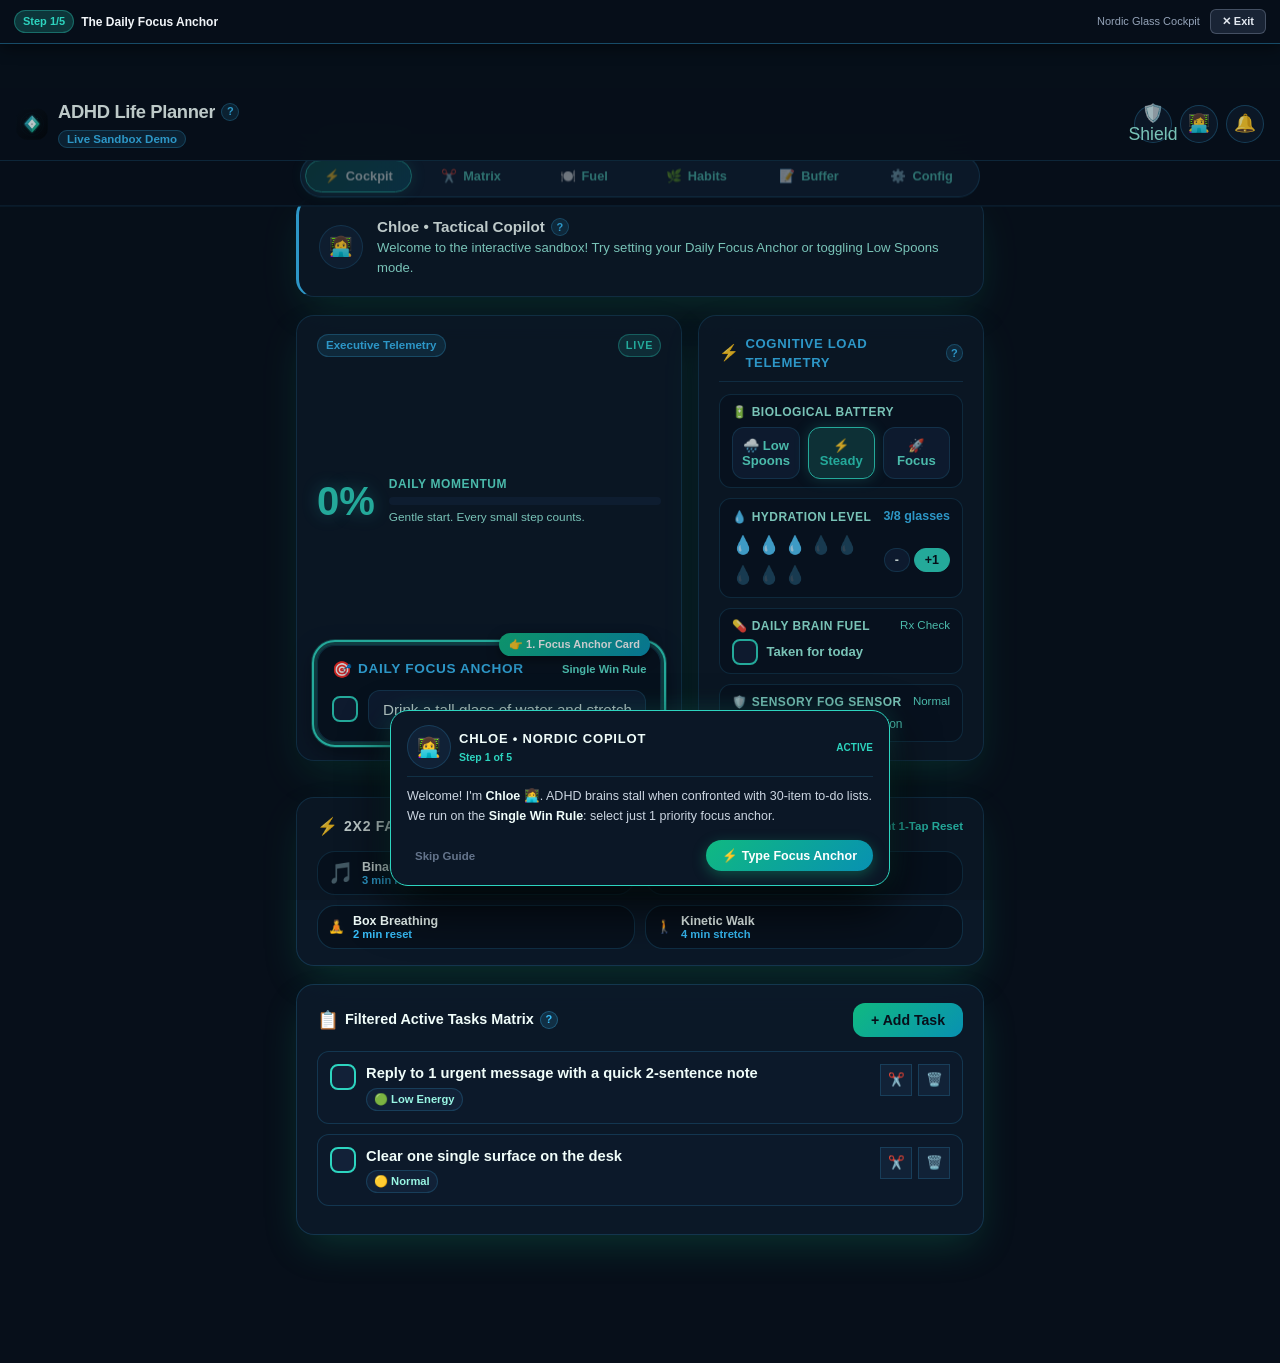
<file: adhd-life-planner-2/demo/index.html>
<!DOCTYPE html>
<html lang="en">
<head>
  <meta charset="utf-8">
  <meta name="viewport" content="width=device-width, initial-scale=1, viewport-fit=cover">
  <title>DEMO: ADHD Life Planner 2 — Nordic Glass Edition</title>
  <meta name="description" content="Interactive demo preview of ADHD Life Planner 2. Explore the daily anchor, dopamine menu, and low-spoons fog mode.">
  <meta name="theme-color" content="#070f1a">
  <meta name="apple-mobile-web-app-capable" content="yes">
  <meta name="apple-mobile-web-app-status-bar-style" content="black-translucent">
  <meta name="apple-mobile-web-app-title" content="ADHD Life 2 Demo">
  <link rel="icon" type="image/svg+xml" href="../assets/icon.svg">
  <link rel="apple-touch-icon" href="../assets/apple-touch-icon.png">

  <link rel="stylesheet" href="../css/nordic-theme.css">
  <link rel="stylesheet" href="../css/glass-layout.css">
  <link rel="stylesheet" href="../css/chloe-tour.css">
  <link rel="stylesheet" href="demo-banner.css">
</head>
<body data-theme="emerald-modern">

  <!-- Top Sticky Header -->
  <header class="app-header">
    <div class="brand-wrapper">
      <img src="../assets/icon.svg" alt="ADHD Life Logo" class="brand-logo" />
      <div>
        <div style="display:flex;align-items:center;gap:6px;">
          <h1 class="brand-title">ADHD Life Planner</h1>
          <button type="button" class="nordic-help-badge" data-chloe-help="privacy.offline" title="Zero-Cloud Privacy Guarantee">?</button>
        </div>
        <span class="brand-tag">Live Sandbox Demo</span>
      </div>
    </div>
    <div class="header-actions">
      <button type="button" class="btn-header-action" id="btn-burnout-shield" title="Burnout Shield (Emergency Low Spoons)">🛡️</button>
      <button type="button" class="btn-header-action" id="btn-launch-tour" title="Chloe's Interactive Guide">👩‍💻</button>
      <button type="button" class="btn-header-action" id="btn-toggle-sound" title="Dopamine Chimes Audio">🔔</button>
    </div>
  </header>

  <!-- TOP SEGMENTED CAPSULE NAV BAR (Signature Shop 2 Experience) -->
  <nav class="capsule-nav-container" aria-label="Primary Navigation">
    <div class="capsule-nav-dock" id="capsule-nav">
      <button type="button" class="capsule-tab-btn active" data-tab="today">
        <span>⚡</span>
        <span>Cockpit</span>
      </button>
      <button type="button" class="capsule-tab-btn" data-tab="tasks">
        <span>✂️</span>
        <span>Matrix</span>
      </button>
      <button type="button" class="capsule-tab-btn" data-tab="dopamine">
        <span>🍽️</span>
        <span>Fuel</span>
      </button>
      <button type="button" class="capsule-tab-btn" data-tab="routines">
        <span>🌿</span>
        <span>Habits</span>
      </button>
      <button type="button" class="capsule-tab-btn" data-tab="braindump">
        <span>📝</span>
        <span>Buffer</span>
      </button>
      <button type="button" class="capsule-tab-btn" data-tab="settings">
        <span>⚙️</span>
        <span>Config</span>
      </button>
    </div>
  </nav>

  <!-- MAIN VIEWPORT CONTAINER -->
  <div class="app-container">

    <!-- 1. SCREEN: TODAY (COCKPIT & TELEMETRY MATRIX) -->
    <section id="screen-today" class="app-screen active">

      <!-- Chloe Companion Banner -->
      <div class="glass-panel chloe-banner">
        <div class="chloe-avatar">👩‍💻</div>
        <div>
          <div style="display:flex;align-items:center;gap:6px;">
            <span style="font-weight:800;font-size:0.95rem;color:var(--text-main);">Chloe • Tactical Copilot</span>
            <button type="button" class="nordic-help-badge" data-chloe-help="anchor.focus" title="Single Win Rule Info">?</button>
          </div>
          <p style="font-size:0.82rem;color:var(--text-sub);" id="chloe-status-text">
            Welcome to the interactive sandbox! Try setting your Daily Focus Anchor or toggling Low Spoons mode.
          </p>
        </div>
      </div>

      <!-- DUAL-COLUMN COCKPIT (Left: Executive Momentum & Anchor / Right: 4-Tile Telemetry) -->
      <div class="hero-split-cockpit">
        
        <!-- Left Column: Executive Momentum & Daily Anchor -->
        <div class="cockpit-momentum-panel glass-panel">
          <div class="momentum-panel-header">
            <span class="brand-tag">Executive Telemetry</span>
            <span class="momentum-live-pulse">LIVE</span>
          </div>
          
          <div class="momentum-readout-row">
            <div class="momentum-big-number" id="daily-progress-text">0%</div>
            <div class="momentum-sub-wrap">
              <span class="momentum-stat-label">Daily Momentum</span>
              <div class="progress-bar-track">
                <div class="progress-bar-fill" id="daily-progress-bar-fill"></div>
              </div>
              <span class="momentum-msg" id="daily-progress-message">Ready when you are. Take your time.</span>
            </div>
          </div>

          <!-- Embedded Daily Focus Anchor Card -->
          <div class="cockpit-anchor-box" id="daily-anchor-card">
            <div class="anchor-box-head">
              <div style="display:flex;align-items:center;gap:6px;">
                <span style="font-size:1rem;">🎯</span>
                <span class="anchor-box-title">Daily Focus Anchor</span>
              </div>
              <span class="anchor-badge">Single Win Rule</span>
            </div>
            <div class="anchor-input-row">
              <label class="custom-check-label">
                <input type="checkbox" id="anchor-checkbox" />
                <span class="custom-check-box"></span>
              </label>
              <input type="text" id="anchor-input" class="glass-input" placeholder="What is your 1 primary focus today?" />
            </div>
          </div>
        </div>

        <!-- Right Column: Cognitive Load Telemetry Matrix -->
        <div class="cockpit-telemetry-panel glass-panel">
          <div class="telemetry-panel-head">
            <div style="display:flex;align-items:center;gap:6px;">
              <span>⚡</span>
              <span style="font-size:0.82rem;font-weight:800;text-transform:uppercase;letter-spacing:0.05em;color:var(--color-cyan);">Cognitive Load Telemetry</span>
            </div>
            <button type="button" class="nordic-help-badge" data-chloe-help="energy.dial" title="Telemetry Info">?</button>
          </div>

          <div class="telemetry-tiles-grid">
            
            <!-- Tile 1: Biological Spoons Battery -->
            <div class="telemetry-tile">
              <div class="tile-label">🔋 Biological Battery</div>
              <div class="energy-dial-pills" id="energy-dial-bar" style="margin-top:6px;">
                <button type="button" class="energy-pill" data-energy="low">🌧️ Low Spoons</button>
                <button type="button" class="energy-pill active" data-energy="normal">⚡ Steady</button>
                <button type="button" class="energy-pill" data-energy="high">🚀 Focus</button>
              </div>
            </div>

            <!-- Tile 2: Hydration Fuel Tank -->
            <div class="telemetry-tile">
              <div class="tile-header-row">
                <span class="tile-label">💧 Hydration Level</span>
                <span class="tile-value" id="water-count-display">3/8 glasses</span>
              </div>
              <div class="vitals-row" style="margin-top:6px;">
                <div style="display:flex;align-items:center;gap:4px;flex-wrap:wrap;" id="water-pills-row"></div>
                <div style="display:flex;gap:4px;margin-left:auto;">
                  <button type="button" class="btn-micro" id="btn-water-sub">-</button>
                  <button type="button" class="btn-micro primary" id="btn-water-add">+1</button>
                </div>
              </div>
            </div>

            <!-- Tile 3: Daily Neuro-Meds -->
            <div class="telemetry-tile">
              <div class="tile-header-row">
                <span class="tile-label">💊 Daily Brain Fuel</span>
                <span class="tile-sub">Rx Check</span>
              </div>
              <label class="custom-check-label" style="cursor:pointer;margin-top:4px;display:flex;align-items:center;">
                <input type="checkbox" id="meds-checkbox" />
                <span class="custom-check-box"></span>
                <span style="font-size:0.82rem;font-weight:600;margin-left:8px;color:var(--text-sub);">Taken for today</span>
              </label>
            </div>

            <!-- Tile 4: Burnout Shield Sensor -->
            <div class="telemetry-tile">
              <div class="tile-header-row">
                <span class="tile-label">🛡️ Sensory Fog Sensor</span>
                <span class="tile-sub" id="sensor-fog-status">Normal</span>
              </div>
              <div style="font-size:0.75rem;color:var(--text-dim);margin-top:4px;">
                Low-spoons overload protection
              </div>
            </div>

          </div>
        </div>

      </div>

      <!-- 2x2 FAST DOPAMINE BOOSTERS (Signature Nordic Glass Quick Bar) -->
      <div class="glass-panel" style="padding:16px 20px;">
        <div style="display:flex;justify-content:space-between;align-items:center;margin-bottom:12px;">
          <div style="display:flex;align-items:center;gap:6px;">
            <span style="font-size:1.05rem;">⚡</span>
            <span style="font-weight:800;font-size:0.88rem;text-transform:uppercase;letter-spacing:0.05em;color:var(--text-main);">2x2 Fast Neurochemical Boosters</span>
          </div>
          <span style="font-size:0.72rem;color:var(--color-accent);font-weight:700;">Instant 1-Tap Reset</span>
        </div>
        <div class="quick-dopamine-grid" id="quick-dopamine-grid">
          <button type="button" class="btn-quick-dopamine" data-boost="binaural">
            <span class="boost-icon">🎵</span>
            <div class="boost-info">
              <span class="boost-title">Binaural Waves</span>
              <span class="boost-time">3 min reset</span>
            </div>
          </button>
          <button type="button" class="btn-quick-dopamine" data-boost="coldwater">
            <span class="boost-icon">🧊</span>
            <div class="boost-info">
              <span class="boost-title">Cold Face Splash</span>
              <span class="boost-time">1 min shock</span>
            </div>
          </button>
          <button type="button" class="btn-quick-dopamine" data-boost="boxbreath">
            <span class="boost-info">🧘</span>
            <div class="boost-info">
              <span class="boost-title">Box Breathing</span>
              <span class="boost-time">2 min reset</span>
            </div>
          </button>
          <button type="button" class="btn-quick-dopamine" data-boost="stretch">
            <span class="boost-info">🚶</span>
            <div class="boost-info">
              <span class="boost-title">Kinetic Walk</span>
              <span class="boost-time">4 min stretch</span>
            </div>
          </button>
        </div>
      </div>

      <!-- Quick Active Tasks Snippet -->
      <div class="glass-panel">
        <div style="display:flex;justify-content:space-between;align-items:center;margin-bottom:14px;">
          <div style="display:flex;align-items:center;gap:6px;">
            <span style="font-size:1.1rem;">📋</span>
            <span style="font-weight:800;font-size:0.9rem;color:var(--text-main);">Filtered Active Tasks Matrix</span>
            <button type="button" class="nordic-help-badge" data-chloe-help="dechunk.paralysis" title="De-chunker Info">?</button>
          </div>
          <button type="button" class="btn-glass-primary btn-sm" id="btn-open-add-task">+ Add Task</button>
        </div>
        <div id="active-tasks-list" class="tasks-list-wrapper"></div>
      </div>

    </section>

    <!-- 2. SCREEN: TASKS (FULL TASK MANAGER & DE-CHUNKER) -->
    <section id="screen-tasks" class="app-screen">
      <div class="glass-panel">
        <div style="display:flex;justify-content:space-between;align-items:center;margin-bottom:16px;">
          <div>
            <h2 style="font-size:1.1rem;font-weight:800;color:var(--text-main);">Executive Task De-chunker</h2>
            <p style="font-size:0.8rem;color:var(--text-sub);">Break any intimidating chore into 3-minute micro-actions.</p>
          </div>
          <button type="button" class="btn-glass-primary btn-sm" onclick="GlassApp.openModal('modal-add-task')">+ Add Task</button>
        </div>
        <p style="font-size:0.82rem;color:var(--text-dim);margin-bottom:14px;">
          Tap the ✂️ icon on any task below to automatically split it into painless 3-minute steps.
        </p>
      </div>
    </section>

    <!-- 3. SCREEN: DOPAMINE (4-QUADRANT MENU) -->
    <section id="screen-dopamine" class="app-screen">
      <div class="glass-panel">
        <div style="display:flex;justify-content:space-between;align-items:center;margin-bottom:12px;">
          <div>
            <div style="display:flex;align-items:center;gap:6px;">
              <h2 style="font-size:1.1rem;font-weight:800;color:var(--text-main);">4-Quadrant Dopamine Menu</h2>
              <button type="button" class="nordic-help-badge" data-chloe-help="dopamine.menu" title="Dopamine Menu Science">?</button>
            </div>
            <p style="font-size:0.8rem;color:var(--text-sub);">Healthy stimulation on demand. Avoid doom-scrolling traps.</p>
          </div>
          <div style="display:flex;gap:6px;">
            <button type="button" class="btn-glass-accent btn-sm" id="btn-dopamine-surprise">✨ Surprise Me</button>
            <button type="button" class="btn-glass-primary btn-sm" id="btn-open-add-dopamine">+ Add Item</button>
          </div>
        </div>
      </div>

      <div class="dopamine-grid">
        <div class="glass-panel dopamine-quadrant-card">
          <div class="quadrant-header">
            <span class="quadrant-badge">🥗 Appetizers (2–5 min)</span>
          </div>
          <div id="dopamine-list-appetizers" class="dopamine-items-col"></div>
        </div>
        <div class="glass-panel dopamine-quadrant-card">
          <div class="quadrant-header">
            <span class="quadrant-badge">🍲 Entrees (Deep Focus)</span>
          </div>
          <div id="dopamine-list-entrees" class="dopamine-items-col"></div>
        </div>
        <div class="glass-panel dopamine-quadrant-card">
          <div class="quadrant-header">
            <span class="quadrant-badge">🍟 Sides (Sensory Cues)</span>
          </div>
          <div id="dopamine-list-sides" class="dopamine-items-col"></div>
        </div>
        <div class="glass-panel dopamine-quadrant-card">
          <div class="quadrant-header">
            <span class="quadrant-badge">🍰 Desserts (Rest Rewards)</span>
          </div>
          <div id="dopamine-list-desserts" class="dopamine-items-col"></div>
        </div>
      </div>
    </section>

    <!-- 4. SCREEN: ROUTINES (GRACE STREAKS & HABITS) -->
    <section id="screen-routines" class="app-screen">
      <div class="glass-panel streak-banner-card">
        <div style="display:flex;justify-content:space-between;align-items:center;margin-bottom:12px;">
          <div style="display:flex;align-items:center;gap:6px;">
            <span style="font-size:1.2rem;">⚡</span>
            <span style="font-weight:800;font-size:0.95rem;color:var(--text-main);">Guilt-Free Grace Streaks</span>
            <button type="button" class="nordic-help-badge" data-chloe-help="streaks.grace" title="Grace Days Explained">?</button>
          </div>
          <span style="font-size:0.75rem;color:var(--color-accent);font-weight:700;">Zero-Shame Metric</span>
        </div>
        <div class="streak-metrics-grid">
          <div class="streak-metric-item">
            <span class="metric-val" id="streak-count-days">1 Day</span>
            <span class="metric-lbl">Active Streak</span>
          </div>
          <div class="streak-metric-item">
            <span class="metric-val" id="streak-grace-left">2 Grace Days</span>
            <span class="metric-lbl">Buffer Pool</span>
          </div>
          <div class="streak-metric-item">
            <span class="metric-val" id="streak-total-days">1 Total Active</span>
            <span class="metric-lbl">Total Wins</span>
          </div>
        </div>
      </div>

      <div class="glass-panel">
        <div class="routine-slot-header">
          <span>🌅 Morning Launchpad</span>
          <span style="font-size:0.75rem;color:var(--text-dim);">Gentle start</span>
        </div>
        <div id="routines-list-morning" class="routines-container"></div>
      </div>

      <div class="glass-panel">
        <div class="routine-slot-header">
          <span>☀️ Afternoon Momentum</span>
          <span style="font-size:0.75rem;color:var(--text-dim);">Hydrate & shift</span>
        </div>
        <div id="routines-list-afternoon" class="routines-container"></div>
      </div>

      <div class="glass-panel">
        <div class="routine-slot-header">
          <span>🌙 Evening Shutdown</span>
          <span style="font-size:0.75rem;color:var(--text-dim);">Close mental tabs</span>
        </div>
        <div id="routines-list-evening" class="routines-container"></div>
      </div>
    </section>

    <!-- 5. SCREEN: BRAIN DUMP -->
    <section id="screen-braindump" class="app-screen">
      <div class="glass-panel">
        <div style="display:flex;justify-content:space-between;align-items:center;margin-bottom:12px;">
          <div style="display:flex;align-items:center;gap:6px;">
            <h2 style="font-size:1.1rem;font-weight:800;color:var(--text-main);">Working Memory Offloader</h2>
            <button type="button" class="nordic-help-badge" data-chloe-help="braindump.memory" title="Brain Dump Science">?</button>
          </div>
          <span style="font-size:0.75rem;color:var(--color-cyan);font-weight:700;">Sandbox Mode</span>
        </div>
        <p style="font-size:0.82rem;color:var(--text-sub);margin-bottom:12px;">
          Empty racing thoughts, intrusive ideas, and sudden reminders here.
        </p>
        <textarea id="braindump-textarea" class="glass-textarea" rows="14" placeholder="Dump everything on your mind here..."></textarea>
      </div>
    </section>

    <!-- 6. SCREEN: SETTINGS (CONFIG & DEMO GATES) -->
    <section id="screen-settings" class="app-screen">
      <div class="glass-panel">
        <h2 style="font-size:1.1rem;font-weight:800;color:var(--text-main);margin-bottom:14px;">Shop 2 Nordic Themes</h2>
        <div style="margin-bottom:14px;">
          <label style="font-size:0.82rem;font-weight:700;color:var(--text-sub);display:block;margin-bottom:6px;">Color Palette</label>
          <select id="setting-theme-select" class="glass-select">
            <option value="emerald-modern">Emerald Modern (Obsidian & Mint)</option>
            <option value="oled-dark">OLED Pure Dark (High Contrast)</option>
            <option value="nordic-fog">Nordic Fog (Frost Light)</option>
          </select>
        </div>
      </div>

      <div class="glass-panel">
        <h2 style="font-size:1.1rem;font-weight:800;color:var(--text-main);margin-bottom:14px;">Local Data Backup & Privacy</h2>
        <p style="font-size:0.82rem;color:var(--text-sub);margin-bottom:14px;">
          Sandbox preview mode active. In the full version, you own 100% of your data with 1-click JSON backup export & restore.
        </p>
        <div style="display:flex;gap:10px;flex-wrap:wrap;">
          <button type="button" class="btn-glass-primary" onclick="window.openDemoGate('Data Backup Export')">💾 Export Backup (Full App Feature)</button>
        </div>
      </div>
    </section>

  </div>

  <!-- MODALS -->
  <div id="modal-add-task" class="glass-modal">
    <div class="modal-dialog">
      <div class="modal-header">
        <h3 class="modal-title">Add Executive Task</h3>
        <button type="button" class="modal-close" data-close-modal="modal-add-task">✕</button>
      </div>
      <form id="form-add-task">
        <div class="modal-body">
          <div style="margin-bottom:12px;">
            <label style="font-size:0.82rem;font-weight:700;display:block;margin-bottom:6px;">Task Name</label>
            <input type="text" id="input-task-title" class="glass-input" placeholder="e.g. Clear the messy bedroom" required />
          </div>
          <div>
            <label style="font-size:0.82rem;font-weight:700;display:block;margin-bottom:6px;">Energy Level Required</label>
            <select id="select-task-energy" class="glass-select">
              <option value="low">🟢 Low Energy (Survival / 2 min)</option>
              <option value="normal" selected>🟡 Normal Energy (Standard)</option>
              <option value="high">⚡ High Focus (Requires willpower)</option>
            </select>
          </div>
        </div>
        <div class="modal-footer">
          <button type="button" class="btn-glass-secondary" data-close-modal="modal-add-task">Cancel</button>
          <button type="submit" class="btn-glass-primary">Save Task</button>
        </div>
      </form>
    </div>
  </div>

  <div id="modal-add-dopamine" class="glass-modal">
    <div class="modal-dialog">
      <div class="modal-header">
        <h3 class="modal-title">Add to Dopamine Menu</h3>
        <button type="button" class="modal-close" data-close-modal="modal-add-dopamine">✕</button>
      </div>
      <form id="form-add-dopamine">
        <div class="modal-body">
          <div style="margin-bottom:12px;">
            <label style="font-size:0.82rem;font-weight:700;display:block;margin-bottom:6px;">Menu Category</label>
            <select id="select-dopamine-category" class="glass-select">
              <option value="appetizers">Appetizers (Quick 2–5 min)</option>
              <option value="entrees">Entrees (Deep Focus)</option>
              <option value="sides">Sides (Sensory Cues)</option>
              <option value="desserts">Desserts (Rest Rewards)</option>
            </select>
          </div>
          <div style="margin-bottom:12px;">
            <label style="font-size:0.82rem;font-weight:700;display:block;margin-bottom:6px;">Activity Title</label>
            <input type="text" id="input-dopamine-title" class="glass-input" placeholder="e.g. 5-minute sun break" required />
          </div>
          <div>
            <label style="font-size:0.82rem;font-weight:700;display:block;margin-bottom:6px;">Duration / Type</label>
            <input type="text" id="input-dopamine-duration" class="glass-input" placeholder="e.g. 3 min or Passive" />
          </div>
        </div>
        <div class="modal-footer">
          <button type="button" class="btn-glass-secondary" data-close-modal="modal-add-dopamine">Cancel</button>
          <button type="submit" class="btn-glass-primary">Add Item</button>
        </div>
      </form>
    </div>
  </div>

  <div id="modal-surprise-pick" class="glass-modal">
    <div class="modal-dialog" style="text-align:center;">
      <div style="font-size:2.4rem;margin-bottom:8px;">✨</div>
      <h3 style="font-size:1.15rem;font-weight:800;color:var(--text-main);margin-bottom:4px;">Your Dopamine Boost</h3>
      <p style="font-size:0.8rem;color:var(--text-sub);margin-bottom:14px;">Instant stimulation to break task paralysis</p>
      <div style="background:var(--bg-tile);border:1px solid var(--border-line);border-radius:var(--radius-card);padding:18px;margin-bottom:16px;">
        <div id="surprise-pick-title" style="font-size:1.05rem;font-weight:800;color:var(--color-accent);margin-bottom:6px;"></div>
        <div id="surprise-pick-duration" style="font-size:0.8rem;color:var(--text-dim);font-weight:700;"></div>
      </div>
      <button type="button" class="btn-glass-primary" data-close-modal="modal-surprise-pick" style="width:100%;">I'll Do This Right Now!</button>
    </div>
  </div>

  <!-- ETSY PURCHASE GATE MODAL -->
  <div class="etsy-demo-modal-overlay" id="etsy-demo-gate-modal">
    <div class="etsy-demo-modal-card">
      <h3 id="etsy-gate-modal-title">Unlock Full Offline App</h3>
      <p>Personal data export, local backup restore, and lifetime offline installation are unlocked in the full release on Etsy.</p>
      <div style="margin: 20px 0; text-align: center;">
        <span style="font-size: 26px; font-weight: 800; color: #2dd4bf;">$9.00</span>
        <span style="font-size: 13px; color: #94a3b8; text-decoration: line-through; margin-left: 6px;">$18.00</span>
        <p style="font-size: 12px; color: #2dd4bf; margin-top: 4px;">50% Launch Promo • Lifetime Access • No Subscription</p>
      </div>
      <div style="display: flex; gap: 10px;">
        <button class="btn btn-secondary" onclick="window.closeDemoGate()" style="flex: 1;">Keep Browsing</button>
        <a href="https://nordicfocuslabs.etsy.com" target="_blank" class="btn btn-primary" style="flex: 1; text-align: center; text-decoration: none;">Get on Etsy ⚡</a>
      </div>
    </div>
  </div>

  <!-- JavaScript Modules -->
  <script>window.__APP_STORE_KEY = 'adhd_life_planner_2_state_v1';</script>
  <script src="demo-guard.js"></script>
  <script src="../js/engine.js"></script>
  <script src="../js/storage.js"></script>
  <script src="../js/chloe-help.js"></script>
  <script src="../js/chloe-tour.js"></script>
  <script src="../js/glass-controller.js"></script>
</body>
</html>
</file>
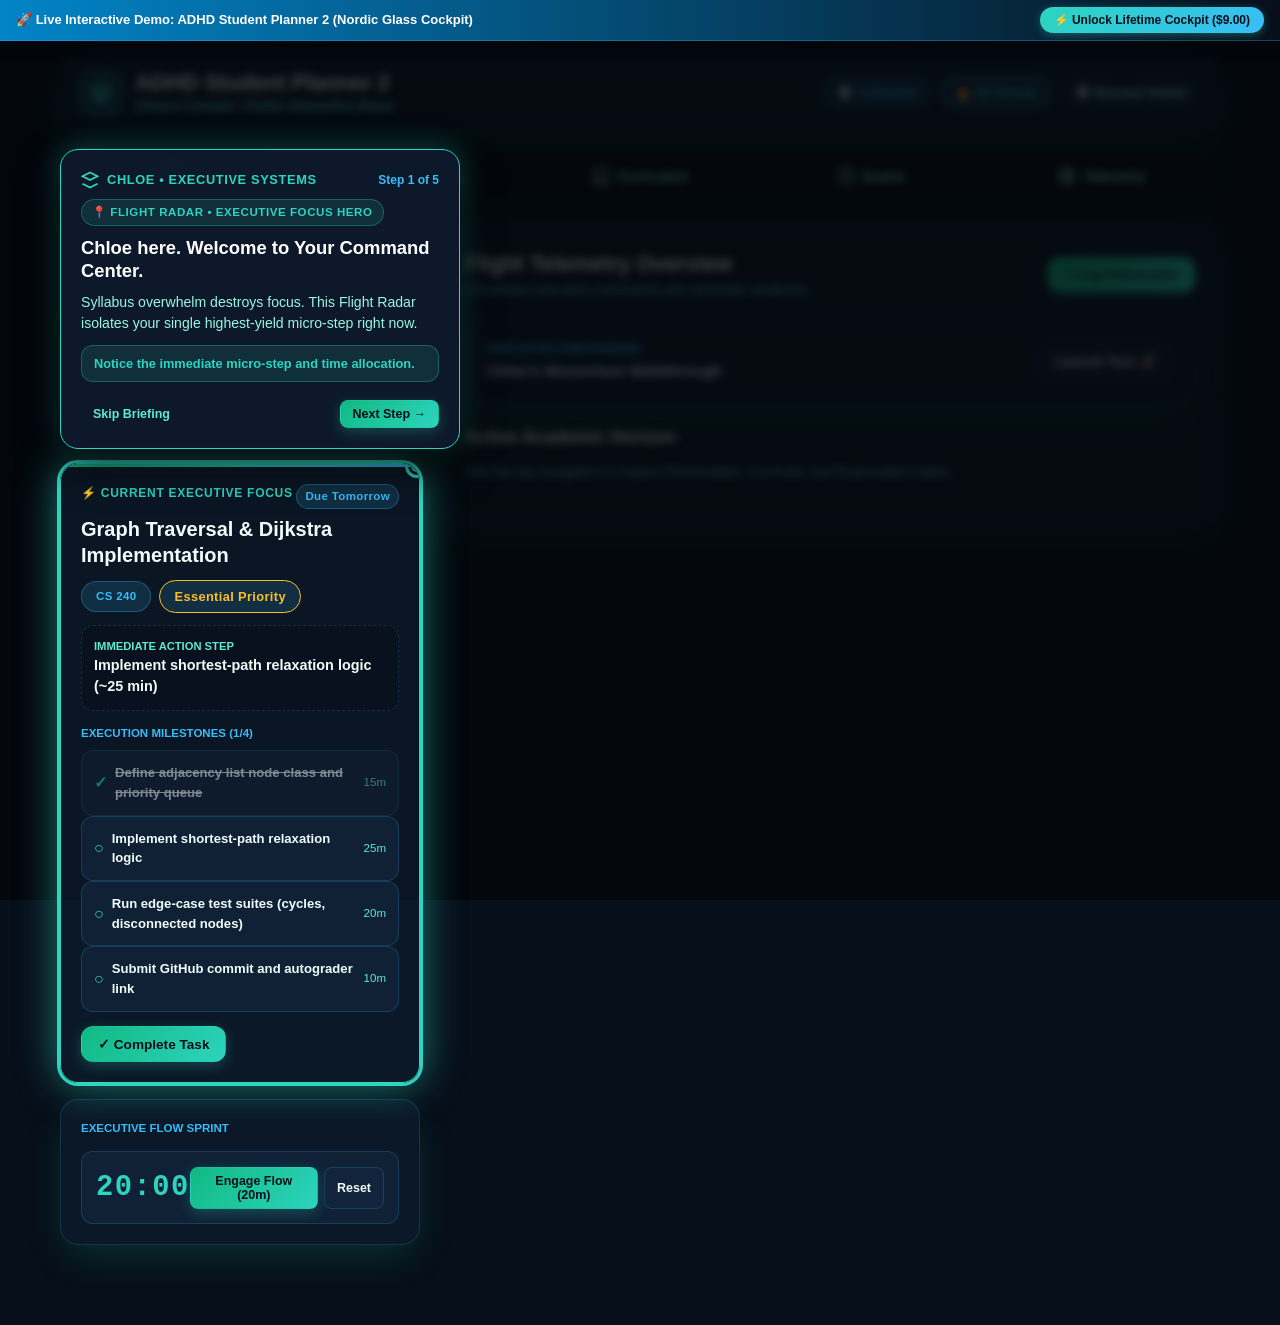
<file: adhd-student-planner-2/demo/index.html>
<!DOCTYPE html>
<html lang="en">
<head>
  <meta charset="UTF-8">
  <meta name="viewport" content="width=device-width, initial-scale=1.0, maximum-scale=1.0, user-scalable=no">
  <title>DEMO — ADHD Student Planner 2 | Nordic Glass Cockpit</title>
  <meta name="description" content="Autonomous executive momentum system for student focus, assignment de-chunking, and cognitive flow. 100% private offline PWA.">
  <meta name="theme-color" content="#070f1a">
  <link rel="icon" type="image/png" sizes="32x32" href="../assets/favicon-32.png">

  <!-- Demo Guard & Banner CSS -->
  <link rel="stylesheet" href="demo-banner.css">
  <script src="demo-guard.js"></script>

  <!-- Glass Cockpit Stylesheets -->
  <link rel="stylesheet" href="../css/nordic-theme.css">
  <link rel="stylesheet" href="../css/glass-layout.css">
  <link rel="stylesheet" href="../css/chloe-tour.css">
</head>
<body data-theme="emerald-modern" data-active-tab="dashboard">

  <div class="cockpit-container">
    <!-- Executive Cockpit Header -->
    <header class="cockpit-header">
      <div class="brand-telemetry">
        <div class="brand-radar-icon">
          <svg width="24" height="24" viewBox="0 0 24 24" fill="none" stroke="currentColor" stroke-width="2.5">
            <polygon points="12 2 2 7 12 12 22 7 12 2"/>
            <polyline points="2 17 12 22 22 17"/>
            <polyline points="2 12 12 17 22 12"/>
          </svg>
        </div>
        <div class="brand-text">
          <h1 class="brand-title">ADHD Student Planner 2</h1>
          <div class="brand-subtitle">Chloe’s Cockpit • Public Interactive Demo</div>
        </div>
      </div>

      <div class="header-status-capsules">
        <span id="badge-grace-tokens" class="capsule-badge">🛡️ 3 Shields</span>
        <span id="badge-study-streak" class="capsule-badge" style="border-color: var(--color-accent); color: var(--color-accent);">🔥 5d Streak</span>
        <button id="btn-fog-cockpit" class="btn-fog-cockpit" aria-label="Toggle Burnout Shield">
          🛡️ Burnout Shield
        </button>
      </div>
    </header>

    <!-- Top Segmented Capsule Navigation (RULE-12 Compliant: Single-row 5-column balanced nav) -->
    <div class="capsule-nav-wrapper">
      <nav class="capsule-nav">
        <button class="capsule-tab active" data-tab="dashboard">
          <svg viewBox="0 0 24 24" fill="none" stroke="currentColor" stroke-width="2"><rect x="3" y="3" width="7" height="9"/><rect x="14" y="3" width="7" height="5"/><rect x="14" y="12" width="7" height="9"/><rect x="3" y="16" width="7" height="5"/></svg>
          <span>Radar</span>
        </button>
        <button class="capsule-tab" data-tab="assignments">
          <svg viewBox="0 0 24 24" fill="none" stroke="currentColor" stroke-width="2"><polyline points="9 11 12 14 22 4"/><path d="M21 12v7a2 2 0 01-2 2H5a2 2 0 01-2-2V5a2 2 0 012-2h11"/></svg>
          <span class="tab-label-full">Deliverables</span><span class="tab-label-short">Tasks</span>
        </button>
        <button class="capsule-tab" data-tab="courses">
          <svg viewBox="0 0 24 24" fill="none" stroke="currentColor" stroke-width="2"><path d="M4 19.5A2.5 2.5 0 016.5 17H20"/><path d="M6.5 2H20v20H6.5A2.5 2.5 0 014 19.5v-15A2.5 2.5 0 016.5 2z"/></svg>
          <span class="tab-label-full">Curriculum</span><span class="tab-label-short">Courses</span>
        </button>
        <button class="capsule-tab" data-tab="exams">
          <svg viewBox="0 0 24 24" fill="none" stroke="currentColor" stroke-width="2"><circle cx="12" cy="12" r="10"/><polyline points="12 6 12 12 16 14"/></svg>
          <span>Exams</span>
        </button>
        <button class="capsule-tab" data-tab="settings">
          <svg viewBox="0 0 24 24" fill="none" stroke="currentColor" stroke-width="2"><circle cx="12" cy="12" r="3"/><path d="M19.4 15a1.65 1.65 0 00.33 1.82l.06.06a2 2 0 010 2.83 2 2 0 01-2.83 0l-.06-.06a1.65 1.65 0 00-1.82-.33 1.65 1.65 0 00-1 1.51V21a2 2 0 01-2 2 2 2 0 01-2-2v-.09A1.65 1.65 0 009 19.4a1.65 1.65 0 00-1.82.33l-.06.06a2 2 0 01-2.83 0 2 2 0 010-2.83l.06-.06a1.65 1.65 0 00.33-1.82 1.65 1.65 0 00-1.51-1H3a2 2 0 01-2-2 2 2 0 012-2h.09A1.65 1.65 0 004.6 9a1.65 1.65 0 00-.33-1.82l-.06-.06a2 2 0 010-2.83 2 2 0 012.83 0l.06.06a1.65 1.65 0 001.82.33H9a1.65 1.65 0 001-1.51V3a2 2 0 012-2 2 2 0 012 2v.09a1.65 1.65 0 001 1.51 1.65 1.65 0 001.82-.33l.06-.06a2 2 0 012.83 0 2 2 0 010 2.83l-.06.06a1.65 1.65 0 00-.33 1.82V9a1.65 1.65 0 001.51 1H21a2 2 0 012 2 2 2 0 01-2 2h-.09a1.65 1.65 0 00-1.51 1z"/></svg>
          <span class="tab-label-full">Telemetry</span><span class="tab-label-short">Stats</span>
        </button>
      </nav>
    </div>

    <!-- SPLIT DUAL-COLUMN GLASS COCKPIT GRID -->
    <div class="cockpit-grid">
      <!-- Left Column: Flight Radar & Telemetry HUD -->
      <aside class="cockpit-hud-column">
        <!-- 4-Tile Telemetry Grid -->
        <div id="telemetry-grid" class="telemetry-grid">
          <div class="telemetry-tile">
            <span class="tile-label">Projected GPA</span>
            <div id="telemetry-val-gpa" class="tile-value">3.85</div>
            <span class="tile-sub">Weighted Target</span>
          </div>

          <div class="telemetry-tile">
            <span class="tile-label">Urgent Load</span>
            <div id="telemetry-val-urgent" class="tile-value" style="color: var(--color-cyan);">1 Urgent</div>
            <span class="tile-sub">&lt; 48h Horizon</span>
          </div>

          <div class="telemetry-tile">
            <span class="tile-label">Grace Status</span>
            <div id="telemetry-val-grace" class="tile-value" style="color: var(--color-accent);">3 Shields</div>
            <span class="tile-sub">Anti-Guilt Guard</span>
          </div>

          <div class="telemetry-tile">
            <span class="tile-label">Focus Logged</span>
            <div id="telemetry-val-minutes" class="tile-value">320m</div>
            <span class="tile-sub">Total Flow</span>
          </div>
        </div>

        <!-- Single Focus Hero Glass Card -->
        <div id="cockpit-focus-hero" class="glass-focus-card">
          <!-- Rendered dynamically by glass-controller.js -->
        </div>

        <!-- Flow State Sprint Widget -->
        <div class="hud-panel">
          <div style="font-size: 0.72rem; font-weight: 800; text-transform: uppercase; color: var(--color-cyan); margin-bottom: 8px;">
            Executive Flow Sprint
          </div>
          <div class="hud-sprint-widget">
            <div id="sprint-digits-cockpit" class="sprint-digits-cockpit">20:00</div>
            <div style="display: flex; gap: 6px;">
              <button id="btn-sprint-toggle" class="btn-glass btn-glass-sm btn-glass-primary">Engage Flow (20m)</button>
              <button id="btn-sprint-reset" class="btn-glass btn-glass-sm btn-glass-secondary">Reset</button>
            </div>
          </div>
        </div>
      </aside>

      <!-- Right Column: Dynamic Screen Panels -->
      <main class="cockpit-main-column">
        <!-- Screen 1: Dashboard / Overview -->
        <section id="screen-dashboard" class="cockpit-panel-screen active">
          <div style="display: flex; justify-content: space-between; align-items: center; margin-bottom: 18px;">
            <div>
              <h2 style="font-size: 1.35rem; font-weight: 800; color: var(--text-main);">Flight Telemetry Overview</h2>
              <p style="font-size: 0.85rem; color: var(--text-dim);">Immediate executive commands and semester readiness.</p>
            </div>
            <button class="btn-glass btn-glass-primary" data-open-modal="modal-add-assignment">+ Log Deliverable</button>
          </div>

          <div class="hud-panel mb-sm" style="display: flex; justify-content: space-between; align-items: center;">
            <div>
              <div style="font-size: 0.75rem; font-weight: 800; color: var(--color-cyan); text-transform: uppercase;">Executive Onboarding</div>
              <div style="font-size: 0.95rem; font-weight: 700; color: var(--text-main); margin-top: 2px;">Chloe’s Momentum Walkthrough</div>
            </div>
            <button id="btn-restart-tour" class="btn-glass btn-glass-secondary">Launch Tour 🚀</button>
          </div>

          <div style="margin-top: 20px;">
            <h3 style="font-size: 1.1rem; font-weight: 800; color: var(--text-main); margin-bottom: 12px;">Active Academic Horizon</h3>
            <p style="font-size: 0.85rem; color: var(--text-dim); margin-bottom: 14px;">Use the top navigation to inspect Deliverables, Curricula, and Examination dates.</p>
          </div>
        </section>

        <!-- Screen 2: Assignments -->
        <section id="screen-assignments" class="cockpit-panel-screen">
          <div style="display: flex; justify-content: space-between; align-items: center; margin-bottom: 18px;">
            <div>
              <h2 style="font-size: 1.35rem; font-weight: 800; color: var(--text-main);">Academic Deliverables</h2>
              <p style="font-size: 0.85rem; color: var(--text-dim);">De-chunked tasks with calibrated urgency horizons.</p>
            </div>
            <button class="btn-glass btn-glass-primary" data-open-modal="modal-add-assignment">+ New Deliverable</button>
          </div>

          <div id="list-assignments">
            <!-- Populated dynamically by glass-controller.js -->
          </div>
        </section>

        <!-- Screen 3: Courses -->
        <section id="screen-courses" class="cockpit-panel-screen">
          <div style="display: flex; justify-content: space-between; align-items: center; margin-bottom: 18px;">
            <div>
              <h2 style="font-size: 1.35rem; font-weight: 800; color: var(--text-main);">Curriculum Architecture</h2>
              <p style="font-size: 0.85rem; color: var(--text-dim);">Weighted grade algorithms and faculty contact telemetry.</p>
            </div>
            <button class="btn-glass btn-glass-primary" data-open-modal="modal-add-course">+ Enroll Course</button>
          </div>

          <div id="grid-courses" class="grid-courses">
            <!-- Populated dynamically by glass-controller.js -->
          </div>
        </section>

        <!-- Screen 4: Exams -->
        <section id="screen-exams" class="cockpit-panel-screen">
          <div style="display: flex; justify-content: space-between; align-items: center; margin-bottom: 18px;">
            <div>
              <h2 style="font-size: 1.35rem; font-weight: 800; color: var(--text-main);">Exam Radar Horizon</h2>
              <p style="font-size: 0.85rem; color: var(--text-dim);">Countdown telemetry and high-yield preparation checklists.</p>
            </div>
            <button class="btn-glass btn-glass-primary" data-open-modal="modal-add-exam">+ Schedule Exam</button>
          </div>

          <div id="list-exams">
            <!-- Populated dynamically by glass-controller.js -->
          </div>
        </section>

        <!-- Screen 5: Settings / Telemetry -->
        <section id="screen-settings" class="cockpit-panel-screen">
          <div style="margin-bottom: 18px;">
            <h2 style="font-size: 1.35rem; font-weight: 800; color: var(--text-main);">Cockpit Configuration & Data Sovereignty</h2>
            <p style="font-size: 0.85rem; color: var(--text-dim);">100% browser-local execution. Zero third-party telemetry.</p>
          </div>

          <div class="hud-panel mb-md">
            <h3 style="font-size: 1.05rem; font-weight: 700; color: var(--text-main); margin-bottom: 12px;">Visual Telemetry Theme</h3>
            <div class="form-group">
              <label class="form-label" for="select-theme">Theme Profile</label>
              <select id="select-theme" class="form-select">
                <option value="emerald-modern">Emerald Modern (Frosted Oceanic & Mint)</option>
                <option value="oled-dark">OLED Dark (Pure Obsidian Stealth)</option>
                <option value="arctic-frost">Arctic Frost (Glacier Cyan)</option>
                <option value="high-contrast-neon">High Contrast Neon (Maximum Legibility)</option>
              </select>
            </div>

            <div style="display: flex; align-items: center; gap: 10px; margin-top: 14px;">
              <input type="checkbox" id="chk-sound-enabled" checked style="width: 18px; height: 18px;">
              <label for="chk-sound-enabled" style="font-size: 0.85rem; font-weight: 600; color: var(--text-sub);">Synthesize electronic audio cues upon task completion</label>
            </div>
          </div>

          <div class="hud-panel mb-md">
            <h3 style="font-size: 1.05rem; font-weight: 700; color: var(--text-main); margin-bottom: 8px;">Guilt-Free Grace Diagnostics</h3>
            <p style="font-size: 0.85rem; color: var(--text-dim); margin-bottom: 12px;">
              Academic burnout happens. Grace Shields automatically absorb missed days to preserve your psychological momentum.
            </p>
            <div style="display: flex; gap: 20px; font-size: 0.88rem;">
              <div><span style="color: var(--text-dim);">Streak:</span> <strong id="stats-streak-display">5 Consecutive Days</strong></div>
              <div><span style="color: var(--text-dim);">Grace Reserve:</span> <strong id="stats-grace-display">3 Shields Online</strong></div>
            </div>
          </div>

          <div class="hud-panel mb-md">
            <h3 style="font-size: 1.05rem; font-weight: 700; color: var(--text-main); margin-bottom: 8px;">Data Sovereignty Backups</h3>
            <p style="font-size: 0.85rem; color: var(--text-dim); margin-bottom: 14px;">
              Export your complete semester archive as standard JSON anytime.
            </p>
            <div style="display: flex; gap: 10px; flex-wrap: wrap;">
              <button id="btn-export-json" class="btn-glass btn-glass-secondary">💾 Export JSON Snapshot</button>
              <label class="btn-glass btn-glass-secondary" style="cursor: pointer;">
                📥 Restore Snapshot
                <input type="file" id="input-import-file" accept=".json" style="display: none;">
              </label>
              <button id="btn-reset-data" class="btn-glass btn-glass-secondary" style="color: var(--color-rose);">Wipe to Default</button>
            </div>
          </div>
        </section>
      </main>
    </div>
  </div>

  <!-- MODAL: ADD ASSIGNMENT -->
  <div id="modal-add-assignment" class="app-modal" role="dialog" aria-modal="true" aria-labelledby="title-modal-asg">
    <div class="modal-dialog">
      <div class="modal-header">
        <h3 id="title-modal-asg" style="font-size: 1.25rem; font-weight: 800;">Log Academic Deliverable</h3>
        <button class="modal-close" data-close-modal="modal-add-assignment" aria-label="Close dialog">&times;</button>
      </div>
      <form id="form-add-assignment">
        <div class="form-group">
          <label class="form-label" for="input-asg-title">Deliverable Title</label>
          <input type="text" id="input-asg-title" class="form-input" placeholder="e.g. Graph Algorithms Benchmark" required>
        </div>

        <div class="form-group">
          <label class="form-label" for="select-asg-course">Curriculum Course</label>
          <select id="select-asg-course" class="form-select" required></select>
        </div>

        <div class="form-group">
          <label class="form-label" for="select-asg-category">Category</label>
          <select id="select-asg-category" class="form-select">
            <option value="assignments">Paper / Code Project</option>
            <option value="quizzes">Problem Set / Quiz</option>
            <option value="midterm">Midterm Examination</option>
            <option value="final">Final Capstone</option>
          </select>
        </div>

        <div class="form-group">
          <label class="form-label" for="input-asg-date">Due Date</label>
          <input type="date" id="input-asg-date" class="form-input" required>
        </div>

        <div class="form-group" style="display: flex; gap: 8px; align-items: center;">
          <input type="checkbox" id="chk-asg-essential" style="width: 18px; height: 18px;">
          <label for="chk-asg-essential" style="font-size: 0.85rem; font-weight: 600; color: var(--color-cyan);">Essential Priority (Survives Burnout Shield)</label>
        </div>

        <div class="form-group" style="display: flex; gap: 8px; align-items: center; background: var(--bg-tile); padding: 10px; border-radius: var(--radius-btn);">
          <input type="checkbox" id="chk-asg-dechunk" checked style="width: 18px; height: 18px;">
          <label for="chk-asg-dechunk" style="font-size: 0.85rem; font-weight: 700; color: var(--color-accent);">🪄 Automatically decompose into 4 micro-milestones</label>
        </div>

        <div style="display: flex; justify-content: flex-end; gap: 10px; margin-top: 18px;">
          <button type="button" class="btn-glass btn-glass-secondary" data-close-modal="modal-add-assignment">Cancel</button>
          <button type="submit" class="btn-glass btn-glass-primary">Engage Deliverable</button>
        </div>
      </form>
    </div>
  </div>

  <!-- MODAL: ADD COURSE -->
  <div id="modal-add-course" class="app-modal" role="dialog" aria-modal="true" aria-labelledby="title-modal-course">
    <div class="modal-dialog">
      <div class="modal-header">
        <h3 id="title-modal-course" style="font-size: 1.25rem; font-weight: 800;">Enroll Course Curriculum</h3>
        <button class="modal-close" data-close-modal="modal-add-course" aria-label="Close dialog">&times;</button>
      </div>
      <form id="form-add-course">
        <div class="form-group">
          <label class="form-label" for="input-course-code">Course Code</label>
          <input type="text" id="input-course-code" class="form-input" placeholder="e.g. CS 310" required>
        </div>

        <div class="form-group">
          <label class="form-label" for="input-course-name">Course Title</label>
          <input type="text" id="input-course-name" class="form-input" placeholder="e.g. Distributed Systems" required>
        </div>

        <div class="form-group">
          <label class="form-label" for="input-course-instructor">Faculty / Professor</label>
          <input type="text" id="input-course-instructor" class="form-input" placeholder="e.g. Dr. H. Vance">
        </div>

        <div class="form-group">
          <label class="form-label" for="input-course-schedule">Class Meeting Schedule</label>
          <input type="text" id="input-course-schedule" class="form-input" placeholder="e.g. Mon/Wed 1:00 PM">
        </div>

        <div class="form-group">
          <label class="form-label" for="input-course-target">Target Percentage (%)</label>
          <input type="number" id="input-course-target" class="form-input" value="90" min="0" max="100">
        </div>

        <div style="display: flex; justify-content: flex-end; gap: 10px; margin-top: 18px;">
          <button type="button" class="btn-glass btn-glass-secondary" data-close-modal="modal-add-course">Cancel</button>
          <button type="submit" class="btn-glass btn-glass-primary">Save Curriculum</button>
        </div>
      </form>
    </div>
  </div>

  <!-- MODAL: ADD EXAM -->
  <div id="modal-add-exam" class="app-modal" role="dialog" aria-modal="true" aria-labelledby="title-modal-exam">
    <div class="modal-dialog">
      <div class="modal-header">
        <h3 id="title-modal-exam" style="font-size: 1.25rem; font-weight: 800;">Establish Examination Horizon</h3>
        <button class="modal-close" data-close-modal="modal-add-exam" aria-label="Close dialog">&times;</button>
      </div>
      <form id="form-add-exam">
        <div class="form-group">
          <label class="form-label" for="select-exam-course">Course</label>
          <select id="select-exam-course" class="form-select" required></select>
        </div>

        <div class="form-group">
          <label class="form-label" for="input-exam-title">Exam Horizon Title</label>
          <input type="text" id="input-exam-title" class="form-input" placeholder="e.g. Midterm 1: Memory Invariants" required>
        </div>

        <div class="form-group">
          <label class="form-label" for="input-exam-date">Date</label>
          <input type="date" id="input-exam-date" class="form-input" required>
        </div>

        <div class="form-group">
          <label class="form-label" for="input-exam-time">Time</label>
          <input type="text" id="input-exam-time" class="form-input" placeholder="e.g. 11:00 AM">
        </div>

        <div class="form-group">
          <label class="form-label" for="input-exam-location">Location / Venue</label>
          <input type="text" id="input-exam-location" class="form-input" placeholder="e.g. Turing Hall 301">
        </div>

        <div style="display: flex; justify-content: flex-end; gap: 10px; margin-top: 18px;">
          <button type="button" class="btn-glass btn-glass-secondary" data-close-modal="modal-add-exam">Cancel</button>
          <button type="submit" class="btn-glass btn-glass-primary">Lock In Horizon</button>
        </div>
      </form>
    </div>
  </div>

  <!-- CHLOE'S ONBOARDING TOUR (RULE-01, RULE-02) -->
  <div id="tutorial-overlay" class="chloe-tour-overlay"></div>
  <div id="tutorial-card" class="chloe-tour-card" role="dialog" aria-modal="true" aria-labelledby="tutorial-title">
    <div class="chloe-tour-header">
      <div class="chloe-persona-badge">
        <svg width="18" height="18" viewBox="0 0 24 24" fill="none" stroke="currentColor" stroke-width="2.5">
          <polygon points="12 2 2 7 12 12 22 7 12 2"/>
          <polyline points="2 17 12 22 22 17"/>
        </svg>
        Chloe • Executive Systems
      </div>
      <div id="tutorial-step-count" class="chloe-step-indicator">Step 1 of 5</div>
    </div>
    <div id="tutorial-section-tag" class="chloe-section-tag">📍 Flight Radar • Executive Focus</div>
    <h4 id="tutorial-title" class="chloe-tour-title">Executive Briefing</h4>
    <p id="tutorial-message" class="chloe-tour-message">Chloe’s dialogue goes here.</p>
    <div id="tutorial-hint" class="chloe-tour-hint">Hint</div>
    <div class="chloe-tour-footer">
      <button id="tutorial-btn-skip" class="btn-glass btn-glass-sm btn-glass-secondary" style="border: none; background: transparent; color: var(--text-dim);">Skip Briefing</button>
      <div style="display: flex; gap: 8px;">
        <button id="tutorial-btn-prev" class="btn-glass btn-glass-sm btn-glass-secondary">← Back</button>
        <button id="tutorial-btn-next" class="btn-glass btn-glass-sm btn-glass-primary">Next Step →</button>
      </div>
    </div>
  </div>

  <!-- Application Logic Scripts -->
  <script src="../js/engine.js"></script>
  <script src="../js/storage.js"></script>
  <script src="../js/chloe-tour.js"></script>
  <script src="../js/glass-controller.js"></script>
</body>
</html>
</file>
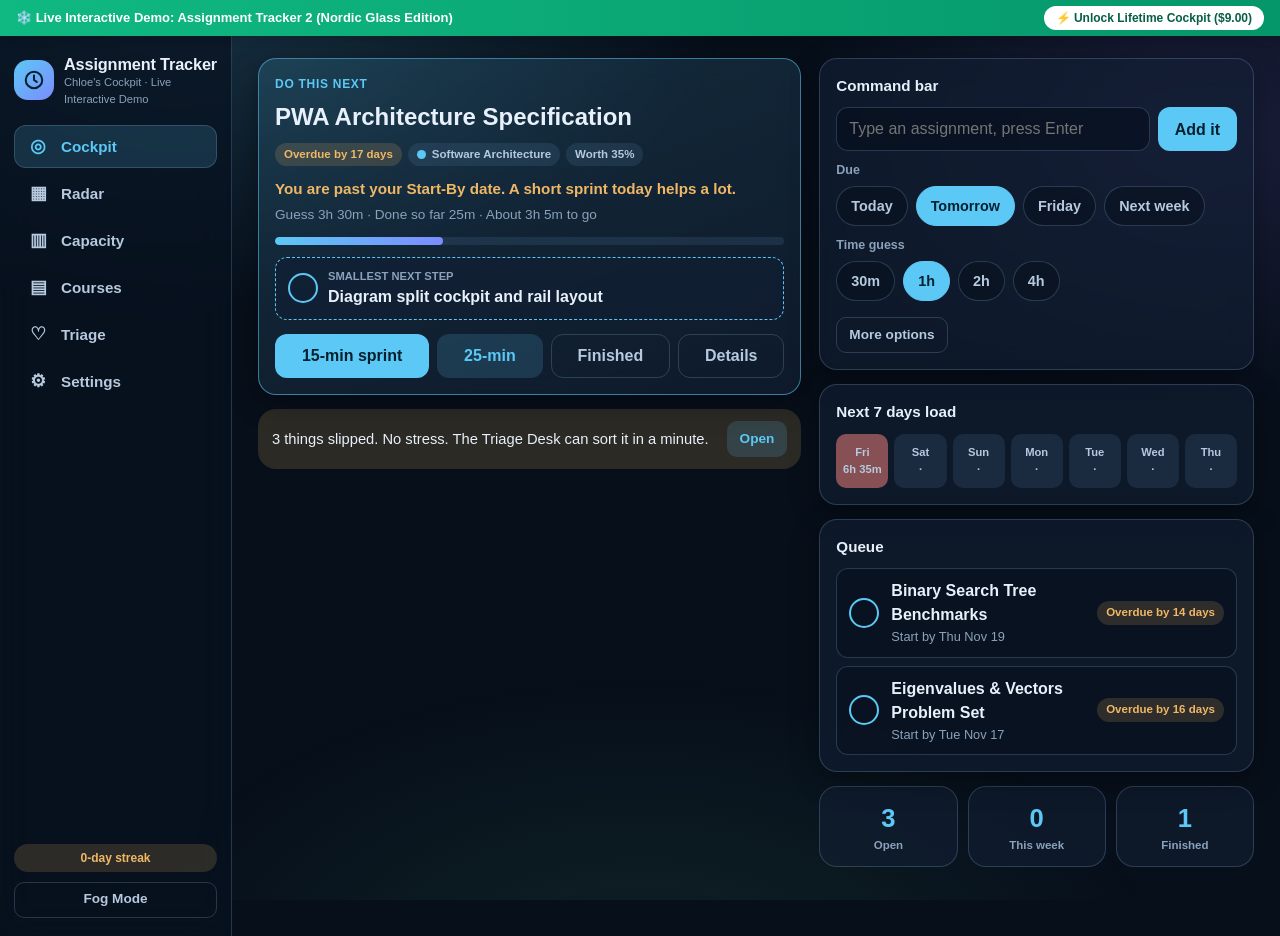
<file: assignment-tracker-2/demo/index.html>
<!DOCTYPE html>
<html lang="en">
<head>
  <meta charset="UTF-8">
  <meta name="viewport" content="width=device-width, initial-scale=1.0">
  <title>DEMO — Assignment Tracker 2 | Nordic Glass Edition</title>
  <meta name="description" content="A sleek glass deadline cockpit for ADHD students: Start-By dates, radar board, capacity heatmap, focus sprints and a one-at-a-time Rescue Triage Desk. 100% private, offline-first PWA.">
  <meta name="theme-color" content="#070f1a">
  
  <link rel="apple-touch-icon" href="../assets/apple-touch-icon.png">
  <link rel="icon" type="image/png" sizes="32x32" href="../assets/favicon-32.png">
  <link rel="stylesheet" href="demo-banner.css">
  <script src="demo-guard.js"></script>
  <link rel="stylesheet" href="../css/app.css">
  <link rel="stylesheet" href="../css/components.css">
  <link rel="stylesheet" href="../css/theme.css">
</head>
<body data-theme="nordic-glass">
  <div class="aurora" aria-hidden="true"></div>

  <div class="shell">
    <!-- Left rail (desktop) / top grid (mobile) -->
    <aside class="rail">
      <div class="rail-brand">
        <div class="brand-mark" aria-hidden="true">
          <svg width="22" height="22" viewBox="0 0 24 24" fill="none" stroke="currentColor" stroke-width="2.2" stroke-linecap="round" stroke-linejoin="round"><circle cx="12" cy="12" r="9"/><path d="M12 7v5l3 2"/></svg>
        </div>
        <div class="brand-text">
          <h1 class="brand-title">Assignment Tracker</h1>
          <div class="brand-subtitle">Chloe's Cockpit · Live Interactive Demo</div>
        </div>
      </div>

      <nav id="rail-nav" class="rail-nav" aria-label="Main">
        <button class="nav-btn active" type="button" data-tab="today"><span class="nav-ico">◎</span><span>Cockpit</span></button>
        <button class="nav-btn" type="button" data-tab="radar"><span class="nav-ico">▦</span><span>Radar</span></button>
        <button class="nav-btn" type="button" data-tab="capacity"><span class="nav-ico">▥</span><span>Capacity</span></button>
        <button class="nav-btn" type="button" data-tab="courses"><span class="nav-ico">▤</span><span>Courses</span></button>
        <button class="nav-btn" type="button" data-tab="rescue"><span class="nav-ico">♡</span><span>Triage</span></button>
        <button class="nav-btn" type="button" data-tab="settings"><span class="nav-ico">⚙</span><span>Settings</span></button>
      </nav>

      <div class="rail-foot">
        <span id="badge-streak" class="badge-pill" title="Days in a row with a finished assignment">0-day streak</span>
        <button id="btn-toggle-fog" class="btn btn-sm btn-ghost" type="button" aria-pressed="false">Fog Mode</button>
      </div>

      <!-- Sprint console docks inside the rail -->
      <div id="hud-sprint" class="sprint-hud" style="display:none;" role="status" aria-live="polite">
        <div class="sprint-label">Sprint · <span id="sprint-title"></span></div>
        <div id="sprint-digits" class="sprint-digits">15:00</div>
        <div class="sprint-track"><div id="sprint-bar" class="sprint-bar"></div></div>
        <div class="sprint-actions">
          <button id="btn-pause-sprint" class="btn btn-sm btn-hud" type="button">Pause</button>
          <button id="btn-stop-sprint" class="btn btn-sm btn-hud" type="button">Finish</button>
        </div>
      </div>
    </aside>

    <div class="stage">
      <!-- Screen: Cockpit (split view) -->
      <main id="screen-today" class="app-screen active">
        <div class="cockpit">
          <div class="cockpit-main">
            <section id="hero-next" class="glass hero-card" aria-label="Do this next"></section>
            <section id="rescue-nudge" class="nudge fog-hide" style="display:none;"></section>
          </div>

          <div class="cockpit-side fog-hide">
            <section class="glass command" aria-label="Command bar: add an assignment">
              <div class="card-title">Command bar</div>
              <div class="command-line">
                <input id="qa-title" class="input" type="text" maxlength="120" placeholder="Type an assignment, press Enter" autocomplete="off">
                <button id="btn-qa-add" class="btn btn-primary" type="button">Add it</button>
              </div>
              <div class="chip-label">Due</div>
              <div id="qa-due" class="chip-row" role="group" aria-label="Due date">
                <button type="button" class="chip" data-due="today">Today</button>
                <button type="button" class="chip selected" data-due="tomorrow">Tomorrow</button>
                <button type="button" class="chip" data-due="friday">Friday</button>
                <button type="button" class="chip" data-due="nextweek">Next week</button>
              </div>
              <div class="chip-label">Time guess</div>
              <div id="qa-est" class="chip-row" role="group" aria-label="Estimated time">
                <button type="button" class="chip" data-est="30">30m</button>
                <button type="button" class="chip selected" data-est="60">1h</button>
                <button type="button" class="chip" data-est="120">2h</button>
                <button type="button" class="chip" data-est="240">4h</button>
              </div>
              <button class="btn btn-ghost btn-sm" type="button" data-open-modal="modal-add-assignment" style="margin-top:12px">More options</button>
            </section>

            <section class="glass" aria-label="This week at a glance">
              <div class="card-title">Next 7 days load</div>
              <div id="week-ribbon" class="ribbon"></div>
            </section>

            <section class="glass" aria-label="Queue">
              <div class="card-title">Queue</div>
              <div id="upcoming-list" class="list"></div>
            </section>

            <section class="stat-grid" aria-label="Quick stats">
              <div class="stat"><div id="stat-open" class="stat-num">0</div><div class="stat-label">Open</div></div>
              <div class="stat"><div id="stat-week" class="stat-num">0</div><div class="stat-label">This week</div></div>
              <div class="stat"><div id="stat-done" class="stat-num">0</div><div class="stat-label">Finished</div></div>
            </section>
          </div>
        </div>
      </main>

      <!-- Screen: Radar board -->
      <section id="screen-radar" class="app-screen">
        <div class="screen-head">
          <div>
            <h2>Deadline Radar</h2>
            <p class="muted">Four lanes. Cards are ordered by when you should start.</p>
          </div>
          <button class="btn btn-primary btn-sm" type="button" data-open-modal="modal-add-assignment">+ Add</button>
        </div>
        <div id="radar-filter" class="chip-row" role="group" aria-label="Filter">
          <button type="button" class="chip selected" data-filter="open">Open</button>
          <button type="button" class="chip" data-filter="done">Finished</button>
        </div>
        <div id="radar-board" class="board"></div>
      </section>

      <!-- Screen: Capacity heatmap (exclusive to Edition 2) -->
      <section id="screen-capacity" class="app-screen">
        <div class="screen-head">
          <div>
            <h2>Capacity Heatmap</h2>
            <p class="muted">Your next 14 days. Work is spread from each Start-By date up to its due date.</p>
          </div>
        </div>
        <div class="glass">
          <div id="capacity-grid" class="heat-grid"></div>
          <div class="legend">
            <span><i class="lv-light"></i>Light</span><span><i class="lv-ok"></i>Good</span><span><i class="lv-heavy"></i>Heavy</span><span><i class="lv-over"></i>Over capacity</span>
          </div>
          <p id="capacity-note" class="muted"></p>
        </div>
      </section>

      <!-- Screen: Courses -->
      <section id="screen-courses" class="app-screen">
        <div class="screen-head">
          <div>
            <h2>Courses</h2>
            <p class="muted">Tag assignments by class to see the whole picture.</p>
          </div>
        </div>
        <div class="glass">
          <div class="inline-form">
            <input id="course-name" class="input" type="text" maxlength="60" placeholder="e.g. Organic Chemistry" autocomplete="off">
            <button id="btn-add-course" class="btn btn-primary" type="button">Add</button>
          </div>
        </div>
        <div id="course-list"></div>
      </section>

      <!-- Screen: Rescue triage desk (one at a time) -->
      <section id="screen-rescue" class="app-screen">
        <div class="screen-head">
          <div>
            <h2>Triage Desk</h2>
            <p class="muted">Behind? One item at a time. Choose a calm move, or skip it for now.</p>
          </div>
        </div>
        <div id="rescue-list"></div>
      </section>

      <!-- Screen: Settings -->
      <section id="screen-settings" class="app-screen">
        <div class="screen-head">
          <div>
            <h2>Settings</h2>
            <p class="muted">Everything stays on this device.</p>
          </div>
        </div>
        <div class="settings-grid">
          <div class="glass">
            <div class="card-title">Look &amp; feel</div>
            <div id="theme-picker" class="chip-row"></div>
            <label class="switch-row"><span>Sound cues</span><input id="set-sound" type="checkbox"></label>
          </div>
          <div class="glass">
            <div class="card-title">Your study capacity</div>
            <label class="field">
              <span>Realistic minutes of study per day</span>
              <input id="set-capacity" class="input" type="number" min="15" max="720" step="15" inputmode="numeric">
            </label>
            <label class="switch-row"><span>Skip weekends when planning Start-By dates</span><input id="set-weekends" type="checkbox"></label>
            <p id="fudge-note" class="muted"></p>
          </div>
          <div class="glass">
            <div class="card-title">Backup &amp; guide</div>
            <div class="row-actions wrap">
              <button id="btn-export-json" class="btn btn-secondary" type="button">Export backup</button>
              <button id="btn-import-json" class="btn btn-secondary" type="button">Import backup</button>
              <button id="btn-restart-tour" class="btn btn-ghost" type="button">Replay Chloe's tour</button>
            </div>
            <input id="file-import" type="file" accept="application/json,.json" style="display:none;">
            <div class="row-actions wrap">
              <button id="btn-reset-data" class="btn btn-danger-soft" type="button">Erase all data</button>
            </div>
          </div>
        </div>
      </section>
    </div>
  </div>

  <!-- Modal: Add assignment -->
  <div id="modal-add-assignment" class="app-modal" role="dialog" aria-modal="true" aria-labelledby="add-title-h">
    <div class="modal-card">
      <div class="modal-head">
        <h3 id="add-title-h">New assignment</h3>
        <button class="btn-x" type="button" data-close-modal="modal-add-assignment" aria-label="Close">×</button>
      </div>
      <label class="field"><span>Title</span><input id="add-title" class="input" type="text" maxlength="120" autocomplete="off"></label>
      <div class="grid-2">
        <label class="field"><span>Due date</span><input id="add-due" class="input" type="date"></label>
        <label class="field"><span>Estimated minutes</span><input id="add-est" class="input" type="number" min="0" max="6000" step="5" value="60" inputmode="numeric"></label>
      </div>
      <div class="grid-2">
        <label class="field"><span>Course</span><select id="add-course" class="input"></select></label>
        <label class="field"><span>Worth (% of grade)</span><input id="add-weight" class="input" type="number" min="0" max="100" value="10" inputmode="numeric"></label>
      </div>
      <label class="field"><span>Split into small steps?</span><select id="add-template" class="input"></select></label>
      <p id="add-error" class="form-error" role="alert"></p>
      <div class="row-actions">
        <button id="btn-save-assignment" class="btn btn-primary" type="button">Save assignment</button>
        <button class="btn btn-ghost" type="button" data-close-modal="modal-add-assignment">Cancel</button>
      </div>
    </div>
  </div>

  <!-- Modal: Assignment details -->
  <div id="modal-assignment-detail" class="app-modal" role="dialog" aria-modal="true" aria-labelledby="detail-title-h">
    <div class="modal-card">
      <div class="modal-head">
        <h3 id="detail-title-h">Assignment</h3>
        <button class="btn-x" type="button" data-close-modal="modal-assignment-detail" aria-label="Close">×</button>
      </div>
      <div id="detail-body"></div>
      <div class="row-actions">
        <button class="btn btn-ghost" type="button" data-close-modal="modal-assignment-detail">Close</button>
      </div>
    </div>
  </div>

  <!-- Modal: Confirm -->
  <div id="modal-confirm" class="app-modal" role="dialog" aria-modal="true" aria-labelledby="confirm-h">
    <div class="modal-card small">
      <div class="modal-head">
        <h3 id="confirm-h">Are you sure?</h3>
        <button class="btn-x" type="button" data-close-modal="modal-confirm" aria-label="Close">×</button>
      </div>
      <p id="confirm-text" class="muted"></p>
      <div class="row-actions">
        <button id="btn-confirm-yes" class="btn btn-danger-soft" type="button">Yes, do it</button>
        <button class="btn btn-ghost" type="button" data-close-modal="modal-confirm">Keep things as they are</button>
      </div>
    </div>
  </div>

  <div id="toast" class="toast" role="status" aria-live="polite"></div>

  <!-- Guided tour (never blocks clicks) -->
  <div id="tutorial-overlay" class="tutorial-overlay" style="display:none;">
    <div id="tutorial-card" class="tutorial-card" style="display:none;" role="dialog" aria-live="polite" aria-labelledby="tutorial-title">
      <div class="tour-head">
        <div class="tour-avatar" aria-hidden="true">C</div>
        <div>
          <div id="tutorial-section-tag" class="tour-tag"></div>
          <div id="tutorial-title" class="tour-title"></div>
        </div>
        <div id="tutorial-step-count" class="tour-count"></div>
      </div>
      <p id="tutorial-message" class="tour-msg"></p>
      <p id="tutorial-hint" class="tour-hint"></p>
      <div class="tour-actions">
        <button id="tutorial-btn-skip" class="btn btn-ghost btn-sm" type="button">Skip tour</button>
        <span class="spacer"></span>
        <button id="tutorial-btn-prev" class="btn btn-secondary btn-sm" type="button">Back</button>
        <button id="tutorial-btn-next" class="btn btn-primary btn-sm" type="button">Next</button>
      </div>
    </div>
  </div>

  <script src="../js/engine.js"></script>
  <script src="../js/storage.js"></script>
  <script src="../js/config.js"></script>
  <script src="../js/tutorials.js"></script>
  <script src="../js/app.js"></script>
</body>
</html>
</file>
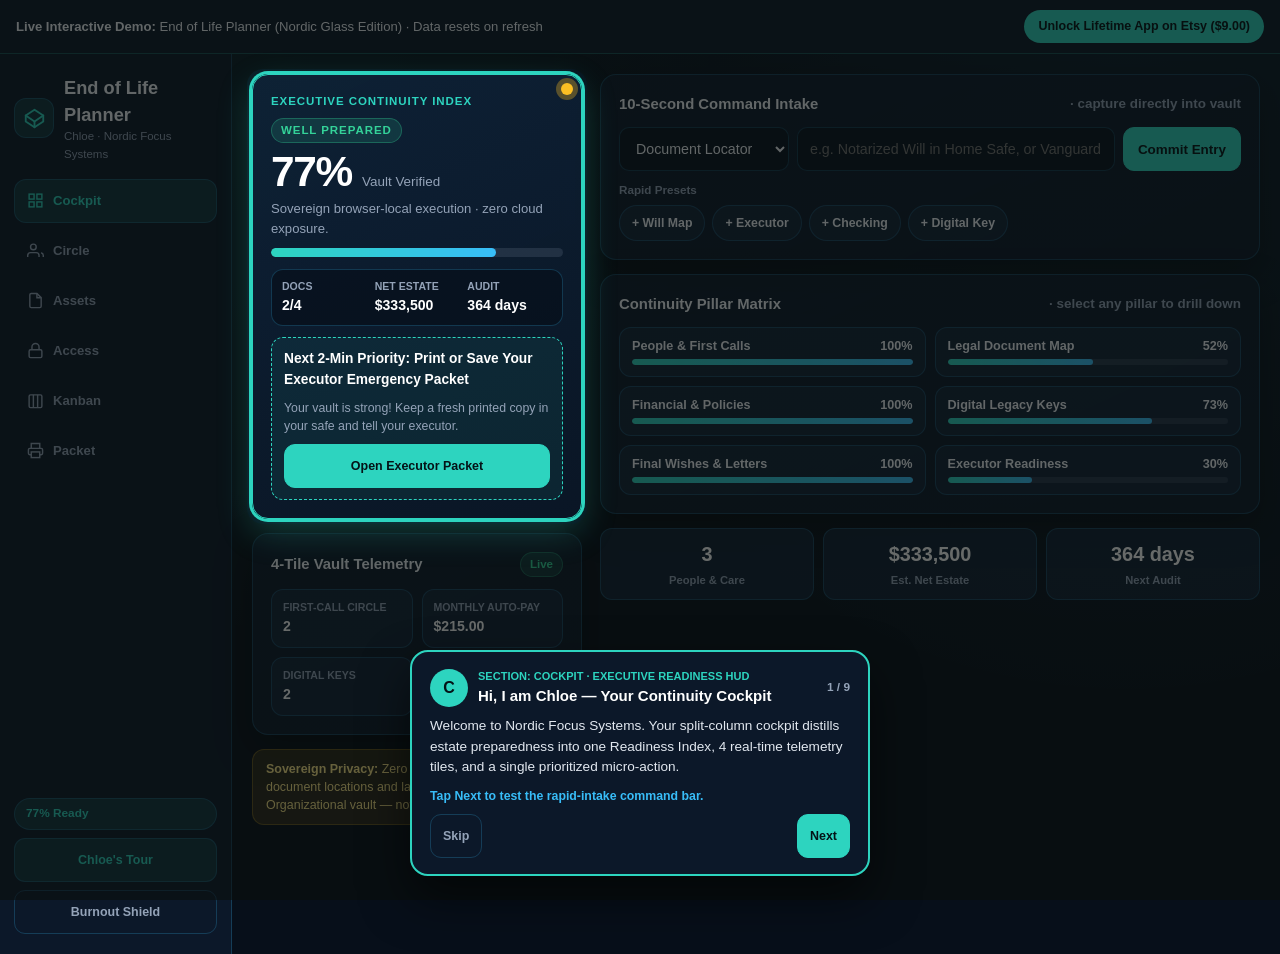
<file: end-of-life-planner-2/demo/index.html>
﻿<!DOCTYPE html>
<html lang="en">
<head>
  <meta charset="UTF-8">
  <meta name="viewport" content="width=device-width, initial-scale=1.0">
  <title>End of Life Planner (Nordic Glass) — Split-Cockpit Estate Vault &amp; Executor Kanban</title>
  <meta name="description" content="Precision Nordic Glass End of Life Planner PWA. Split-Cockpit Readiness HUD, Legal Document Matrix, Integer-Cent Estate Telemetry, Digital Access Keys &amp; 3-Phase Executor Kanban.">
  <meta name="theme-color" content="#0284c7">
  <link rel="manifest" href="../manifest.json">
  <link rel="apple-touch-icon" href="../assets/apple-touch-icon.png">
  <link rel="icon" type="image/png" sizes="32x32" href="../assets/favicon-32.png">
  <style id="zero-blur-lockout">
    #tutorial-overlay, .tutorial-overlay {
      backdrop-filter: none !important;
      -webkit-backdrop-filter: none !important;
      filter: none !important;
    }
  </style>
  <link rel="stylesheet" href="../css/theme.css?v=1.0.0">
  <link rel="stylesheet" href="../css/app.css?v=1.0.0">
  <link rel="stylesheet" href="../css/components.css?v=1.0.0">
  <link rel="stylesheet" href="demo-banner.css?v=1.0.0">
  <script src="demo-guard.js?v=1.0.0"></script>
</head>
<body data-theme="nordic-glass" data-active-tab="overview">

  <div class="shell">
    <!-- Left Executive Rail (Desktop) -> 3x2 Top Capsule Bar (Mobile) -->
    <aside class="rail" aria-label="Navigation rail">
      <div class="rail-brand">
        <div class="brand-mark" aria-hidden="true">
          <svg width="21" height="21" viewBox="0 0 24 24" fill="none" stroke="currentColor" stroke-width="2.1" stroke-linecap="round" stroke-linejoin="round"><polygon points="12 2 22 8.5 22 15.5 12 22 2 15.5 2 8.5 12 2"/><line x1="12" y1="22" x2="12" y2="15.5"/><polyline points="22 8.5 12 15.5 2 8.5"/></svg>
        </div>
        <div style="min-width:0;">
          <h1 class="brand-title">End of Life Planner</h1>
          <div class="brand-subtitle">Chloe · Nordic Focus Systems</div>
        </div>
      </div>

      <nav id="rail-nav" class="rail-nav" aria-label="Main navigation">
        <button type="button" class="nav-btn active" data-tab="overview">
          <svg viewBox="0 0 24 24" fill="none" stroke="currentColor" stroke-width="2"><rect x="3" y="3" width="7" height="7"/><rect x="14" y="3" width="7" height="7"/><rect x="14" y="14" width="7" height="7"/><rect x="3" y="14" width="7" height="7"/></svg>
          <span>Cockpit</span>
        </button>
        <button type="button" class="nav-btn" data-tab="contacts">
          <svg viewBox="0 0 24 24" fill="none" stroke="currentColor" stroke-width="2"><path d="M17 21v-2a4 4 0 0 0-4-4H5a4 4 0 0 0-4 4v2"/><circle cx="9" cy="7" r="4"/><path d="M23 21v-2a4 4 0 0 0-3-3.87"/></svg>
          <span>Circle</span>
        </button>
        <button type="button" class="nav-btn" data-tab="vault">
          <svg viewBox="0 0 24 24" fill="none" stroke="currentColor" stroke-width="2"><path d="M14 2H6a2 2 0 0 0-2 2v16a2 2 0 0 0 2 2h12a2 2 0 0 0 2-2V8z"/><polyline points="14 2 14 8 20 8"/></svg>
          <span>Assets</span>
        </button>
        <button type="button" class="nav-btn" data-tab="digital">
          <svg viewBox="0 0 24 24" fill="none" stroke="currentColor" stroke-width="2"><rect x="3" y="11" width="18" height="11" rx="2" ry="2"/><path d="M7 11V7a5 5 0 0 1 10 0v4"/></svg>
          <span>Access</span>
        </button>
        <button type="button" class="nav-btn" data-tab="wishes">
          <svg viewBox="0 0 24 24" fill="none" stroke="currentColor" stroke-width="2"><rect x="3" y="4" width="18" height="18" rx="2"/><line x1="9" y1="4" x2="9" y2="22"/><line x1="15" y1="4" x2="15" y2="22"/></svg>
          <span>Kanban</span>
        </button>
        <button type="button" class="nav-btn" data-tab="settings">
          <svg viewBox="0 0 24 24" fill="none" stroke="currentColor" stroke-width="2"><polyline points="6 9 6 2 18 2 18 9"/><path d="M6 18H4a2 2 0 0 1-2-2v-5a2 2 0 0 1 2-2h16a2 2 0 0 1 2 2v5a2 2 0 0 1-2 2h-2"/><rect x="6" y="14" width="12" height="8"/></svg>
          <span>Packet</span>
        </button>
      </nav>

      <div class="rail-foot">
        <span id="badge-readiness" class="badge-pill">0% Ready</span>
        <button id="btn-launch-tour" class="btn btn-sm btn-secondary" type="button">Chloe's Tour</button>
        <button id="btn-toggle-fog" class="btn btn-sm btn-ghost" type="button" aria-pressed="false">Burnout Shield</button>
      </div>
    </aside>

    <!-- Dual-Column Split Cockpit Stage -->
    <div class="stage">
      <!-- Pinned Executive Telemetry HUD Column (Hidden on non-overview mobile tabs <=900px per G-15) -->
      <aside class="cockpit-hud" aria-label="Executive Continuity HUD">
        <section id="hero-readiness" class="glass hero-card" aria-label="Readiness Index"></section>

        <section class="glass fog-hide" aria-label="4-Tile Estate Telemetry Grid">
          <div class="card-title">
            <span>4-Tile Vault Telemetry</span>
            <span class="tag ok">Live</span>
          </div>
          <div class="telemetry-grid">
            <div class="telemetry-tile">
              <div class="meta-label">First-Call Circle</div>
              <div id="hud-contacts" class="meta-val">0</div>
            </div>
            <div class="telemetry-tile">
              <div class="meta-label">Monthly Auto-Pay</div>
              <div id="hud-autopay" class="meta-val">$0.00</div>
            </div>
            <div class="telemetry-tile">
              <div class="meta-label">Digital Keys</div>
              <div id="hud-digital" class="meta-val">0</div>
            </div>
            <div class="telemetry-tile">
              <div class="meta-label">Executor Done</div>
              <div id="hud-exec" class="meta-val">0%</div>
            </div>
          </div>
        </section>

        <div class="disclaimer-strip fog-hide">
          <strong>Sovereign Privacy:</strong> Zero cloud servers. Log document locations and last-4 digits only. Organizational vault — not a legally binding will.
        </div>
      </aside>

      <!-- Main Tab Screens Column -->
      <div class="cockpit-main">
        <!-- Screen 1: Cockpit Overview -->
        <main id="screen-overview" class="app-screen active">
          <section id="quick-capture-card" class="glass fog-hide" aria-label="Rapid command intake">
            <div class="card-title">
              <span>10-Second Command Intake</span>
              <span class="muted">· capture directly into vault</span>
            </div>
            <div class="inline-form">
              <select id="qa-kind" class="select" style="max-width:170px;" aria-label="Intake type">
                <option value="document">Document Locator</option>
                <option value="contact">First-Call Contact</option>
                <option value="account">Account / Policy</option>
                <option value="digital">Digital Platform</option>
              </select>
              <input id="qa-title" class="input" type="text" maxlength="110" placeholder="e.g. Notarized Will in Home Safe, or Vanguard IRA" autocomplete="off">
              <button id="btn-qa-add" class="btn btn-primary" type="button">Commit Entry</button>
            </div>
            <div class="chip-label">Rapid Presets</div>
            <div id="qa-prompt-chips" class="chip-row" role="group" aria-label="Quick intake presets">
              <button type="button" class="chip" data-kind="document" data-text="Last Will &amp; Testament (Fireproof Safe)">+ Will Map</button>
              <button type="button" class="chip" data-kind="contact" data-text="Primary Executor / Trusted Contact">+ Executor</button>
              <button type="button" class="chip" data-kind="account" data-text="Primary Checking (Last 4: )">+ Checking</button>
              <button type="button" class="chip" data-kind="digital" data-text="Primary Email &amp; Photo Archive">+ Digital Key</button>
            </div>
          </section>

          <section class="glass fog-hide" aria-label="Readiness matrix">
            <div class="card-title">
              <span>Continuity Pillar Matrix</span>
              <span class="muted">· select any pillar to drill down</span>
            </div>
            <div id="pillars-grid" class="pillar-grid"></div>
          </section>

          <section class="stat-grid fog-hide" aria-label="Primary metrics">
            <div class="stat"><div id="stat-contacts" class="stat-num">0</div><div class="stat-label">People &amp; Care</div></div>
            <div class="stat"><div id="stat-estate" class="stat-num">$0.00</div><div class="stat-label">Est. Net Estate</div></div>
            <div class="stat"><div id="stat-review" class="stat-num">365 days</div><div class="stat-label">Next Audit</div></div>
          </section>
        </main>

        <!-- Screen 2: Circle & Care -->
        <section id="screen-contacts" class="app-screen">
          <div class="screen-head">
            <div>
              <h2>Emergency Circle &amp; Care Protocols</h2>
              <p class="muted">Primary executor, legal &amp; medical counsel, plus pet/dependent guardians.</p>
            </div>
            <button class="btn btn-primary btn-sm" type="button" data-open-modal="modal-add-contact">+ Add Contact</button>
          </div>
          <div id="contacts-firstcall-card" class="glass">
            <div class="card-title">
              <span>First-Call Directory</span>
              <div id="contact-filter-chips" class="chip-row" role="group" aria-label="Filter contacts">
                <button type="button" class="chip selected" data-filter="all">All</button>
                <button type="button" class="chip" data-filter="first">First Call</button>
                <button type="button" class="chip" data-filter="pro">Legal &amp; Medical</button>
              </div>
            </div>
            <div id="contacts-list" class="list"></div>
          </div>
          <div class="glass">
            <div class="card-title">
              <span>Dependents &amp; Pet Care Protocols</span>
              <button class="btn btn-secondary btn-sm" type="button" data-open-modal="modal-add-dependent">+ Add Care Plan</button>
            </div>
            <div id="dependents-list" class="list"></div>
          </div>
        </section>

        <!-- Screen 3: Legal & Estate Assets -->
        <section id="screen-vault" class="app-screen">
          <div class="screen-head">
            <div>
              <h2>Legal Matrix &amp; Estate Ledger</h2>
              <p class="muted">Signed document locations, integer-cent net estate, insurance policies, and auto-pay bills.</p>
            </div>
            <button class="btn btn-primary btn-sm" type="button" data-open-modal="modal-add-document">+ Map Document</button>
          </div>
          <div id="vault-docs-card" class="glass">
            <div class="card-title">
              <span>Legal &amp; Vital Document Map</span>
              <span id="docs-progress-tag" class="tag">0 mapped</span>
            </div>
            <div id="documents-list" class="list"></div>
          </div>
          <div id="vault-estate-card" class="glass">
            <div class="card-title">
              <span>Accounts, Policies &amp; Liabilities</span>
              <button class="btn btn-secondary btn-sm" type="button" data-open-modal="modal-add-account">+ Add Account</button>
            </div>
            <div class="stat-grid" style="margin-bottom:12px;">
              <div class="stat"><div id="est-assets" class="stat-num">$0.00</div><div class="stat-label">Assets</div></div>
              <div class="stat"><div id="est-policies" class="stat-num">$0.00</div><div class="stat-label">Life Insurance</div></div>
              <div class="stat"><div id="est-debts" class="stat-num">$0.00</div><div class="stat-label">Liabilities</div></div>
            </div>
            <div id="accounts-list" class="list"></div>
          </div>
          <div class="glass">
            <div class="card-title">
              <span>Recurring Auto-Pay Register</span>
              <div style="display:flex;align-items:center;gap:8px;flex-wrap:wrap;">
                <span id="autopay-monthly-tag" class="tag warn">$0.00/mo</span>
                <button class="btn btn-secondary btn-sm" type="button" data-open-modal="modal-add-autopay">+ Add Auto-Pay</button>
              </div>
            </div>
            <div id="autopays-list" class="list"></div>
          </div>
        </section>

        <!-- Screen 4: Digital Access -->
        <section id="screen-digital" class="app-screen">
          <div class="screen-head">
            <div>
              <h2>Digital Continuity &amp; Access Keys</h2>
              <p class="muted">Zero plain-text passwords. Point your executor to your password manager and platform directives.</p>
            </div>
            <button class="btn btn-primary btn-sm" type="button" data-open-modal="modal-add-digital">+ Add Platform</button>
          </div>
          <div id="digital-manager-card" class="glass">
            <div class="card-title">
              <span>Master Password Vault Pointer</span>
              <span class="tag ok">Zero Raw Passwords</span>
            </div>
            <div class="grid-2">
              <label class="field"><span>Password Manager</span><input id="vm-manager" class="input" type="text" maxlength="120" placeholder="e.g. 1Password, Bitwarden"></label>
              <label class="field"><span>Sealed Recovery Kit Location</span><input id="vm-recovery" class="input" type="text" maxlength="220" placeholder="e.g. Fireproof Safe Folder #1"></label>
            </div>
            <label class="field"><span>Device / Apple / Google Legacy Contact</span><input id="vm-legacy-contact" class="input" type="text" maxlength="240" placeholder="e.g. Designated Legacy Contact details"></label>
            <button id="btn-save-vault-meta" class="btn btn-primary btn-sm" type="button">Save Vault Pointer</button>
          </div>
          <div class="glass">
            <div class="card-title">
              <span>Online Platforms &amp; Directives</span>
              <span id="digital-tally-tag" class="tag">0 accounts</span>
            </div>
            <div id="digital-list" class="list"></div>
          </div>
        </section>

        <!-- Screen 5: Wishes & 3-Phase Executor Kanban -->
        <section id="screen-wishes" class="app-screen">
          <div class="screen-head">
            <div>
              <h2>Final Wishes &amp; 3-Phase Executor Kanban</h2>
              <p class="muted">Memorial specifications, personal legacy letters, and a 3-column operational executor board.</p>
            </div>
            <button class="btn btn-primary btn-sm" type="button" data-open-modal="modal-add-letter">+ Add Letter</button>
          </div>
          <div id="executor-checklist-card" class="glass">
            <div class="card-title">
              <span>3-Phase Executor Kanban Board</span>
              <span id="exec-progress-tag" class="tag ok">0% prepared</span>
            </div>
            <div id="checklist-phases" class="kanban-grid"></div>
          </div>
          <div class="glass">
            <div class="card-title">
              <span>Memorial &amp; Disposition Specifications</span>
              <button id="btn-save-wishes" class="btn btn-primary btn-sm" type="button">Save Wishes</button>
            </div>
            <div class="grid-2">
              <label class="field"><span>Disposition Preference</span><input id="w-disposition" class="input" type="text" maxlength="200" placeholder="e.g. Cremation, Natural Burial"></label>
              <label class="field"><span>Organ &amp; Tissue Donation</span><input id="w-organ" class="input" type="text" maxlength="120" placeholder="e.g. Registered Donor"></label>
            </div>
            <div class="grid-2">
              <label class="field"><span>Service Tone &amp; Venue</span><input id="w-tone" class="input" type="text" maxlength="200" placeholder="e.g. Celebration of life"></label>
              <label class="field"><span>Music, Readings &amp; Charities</span><input id="w-music" class="input" type="text" maxlength="240" placeholder="e.g. Playlist &amp; preferred charity"></label>
            </div>
            <label class="field"><span>Service &amp; Obituary Notes</span><textarea id="w-notes" class="textarea" maxlength="600" placeholder="Key highlights or special instructions..."></textarea></label>
          </div>
          <div class="glass">
            <div class="card-title">
              <span>Legacy Letters &amp; Heirloom Designations</span>
              <button class="btn btn-secondary btn-sm" type="button" data-open-modal="modal-add-letter">+ Add Note</button>
            </div>
            <div id="letters-list" class="list"></div>
          </div>
        </section>

        <!-- Screen 6: Executor Packet & Settings -->
        <section id="screen-settings" class="app-screen">
          <div class="screen-head">
            <div>
              <h2>Executor Packet &amp; System Controls</h2>
              <p class="muted">Generate a print-ready Executor Brief, schedule annual audits, or manage local JSON snapshots.</p>
            </div>
          </div>
          <div id="packet-export-card" class="glass">
            <div class="card-title">
              <span>Executor Emergency Packet &amp; Offline Backup</span>
              <span class="tag ok">100% Local</span>
            </div>
            <div class="grid-2">
              <label class="field"><span>Vault Owner Name</span><input id="set-owner-name" class="input" type="text" maxlength="100" placeholder="e.g. Jordan Taylor"></label>
              <label class="field"><span>Master Safe / Physical Binder Location</span><input id="set-safe-loc" class="input" type="text" maxlength="220" placeholder="e.g. Fireproof Safe in Study"></label>
            </div>
            <div class="row-actions" style="margin-top:6px;">
              <button id="btn-save-profile" class="btn btn-secondary btn-sm" type="button">Save Details</button>
              <button id="btn-print-packet" class="btn btn-primary btn-sm" type="button">Print / Save Executor Packet</button>
              <button id="btn-export-json" class="btn btn-secondary btn-sm" type="button">Export JSON Backup</button>
              <label class="btn btn-ghost btn-sm" style="cursor:pointer;">Import Backup<input id="input-import-json" type="file" accept="application/json" style="display:none;"></label>
            </div>
          </div>
          <div class="glass">
            <div class="card-title">
              <span>Audit Schedule &amp; Locale</span>
              <span id="review-schedule-tag" class="tag">Audit scheduled</span>
            </div>
            <div class="grid-2">
              <label class="field"><span>Review Cadence</span>
                <select id="set-cadence" class="select">
                  <option value="6">Every 6 Months</option>
                  <option value="12">Every 12 Months</option>
                  <option value="24">Every 24 Months</option>
                </select>
              </label>
              <label class="field"><span>Currency</span>
                <select id="set-currency" class="select">
                  <option value="USD">USD ($)</option>
                  <option value="EUR">EUR (€)</option>
                  <option value="GBP">GBP (£)</option>
                  <option value="CAD">CAD (CA$)</option>
                  <option value="AUD">AUD (A$)</option>
                </select>
              </label>
            </div>
            <div class="row-actions">
              <button id="btn-mark-reviewed" class="btn btn-secondary btn-sm" type="button">Mark Audited Today</button>
              <button id="btn-toggle-sound" class="btn btn-ghost btn-sm" type="button">Audio Feedback: ON</button>
            </div>
          </div>
          <div class="glass">
            <div class="card-title"><span>Nordic Glass Themes</span></div>
            <div id="theme-picker" class="theme-grid"></div>
          </div>
          <div class="glass">
            <div class="card-title"><span>Guided Tour &amp; Vault Reset</span></div>
            <div class="row-actions">
              <button id="btn-start-tour" class="btn btn-secondary btn-sm" type="button">Restart Chloe's Tour</button>
              <button id="btn-clean-slate" class="btn btn-ghost btn-sm" type="button">Start Clean Slate</button>
              <button id="btn-load-sample" class="btn btn-ghost btn-sm" type="button">Load Sample Data</button>
            </div>
          </div>
        </section>
      </div>
    </div>
  </div>

  <!-- Modals -->
  <div id="modal-add-contact" class="app-modal" role="dialog" aria-modal="true" aria-labelledby="m-cnt-title">
    <div class="modal-card">
      <div class="modal-head"><h3 id="m-cnt-title">Add Circle Contact</h3><button type="button" class="btn btn-ghost btn-sm" data-close-modal="modal-add-contact">Close</button></div>
      <label class="field"><span>Full Name</span><input id="f-cnt-name" class="input" type="text" maxlength="100" placeholder="e.g. Elena Morgan"></label>
      <div class="grid-2">
        <label class="field"><span>Role</span>
          <select id="f-cnt-role" class="select">
            <option value="executor">Executor / Primary Trusted</option>
            <option value="family">Family / Close Friend</option>
            <option value="legal">Estate Attorney / Notary</option>
            <option value="medical">Physician / Proxy</option>
            <option value="advisor">Financial Advisor</option>
            <option value="other">Employer / Other</option>
          </select>
        </label>
        <label class="field"><span>Relationship</span><input id="f-cnt-rel" class="input" type="text" maxlength="100" placeholder="e.g. Spouse, Attorney"></label>
      </div>
      <div class="grid-2">
        <label class="field"><span>Phone</span><input id="f-cnt-phone" class="input" type="text" maxlength="40" placeholder="(555) 123-4567"></label>
        <label class="field"><span>Email</span><input id="f-cnt-email" class="input" type="email" maxlength="120" placeholder="name@example.com"></label>
      </div>
      <label class="field"><span>Notes</span><input id="f-cnt-notes" class="input" type="text" maxlength="300" placeholder="Safe key, backup access"></label>
      <label class="check-row" style="margin-bottom:6px;"><input id="f-cnt-first" type="checkbox"><span><strong>First-Call Priority</strong> (Notify within 24 hours)</span></label>
      <div class="modal-foot"><button type="button" class="btn btn-ghost" data-close-modal="modal-add-contact">Cancel</button><button id="btn-submit-contact" type="button" class="btn btn-primary">Save Contact</button></div>
    </div>
  </div>

  <div id="modal-add-dependent" class="app-modal" role="dialog" aria-modal="true" aria-labelledby="m-dep-title">
    <div class="modal-card">
      <div class="modal-head"><h3 id="m-dep-title">Add Care Protocol</h3><button type="button" class="btn btn-ghost btn-sm" data-close-modal="modal-add-dependent">Close</button></div>
      <div class="grid-2">
        <label class="field"><span>Name</span><input id="f-dep-name" class="input" type="text" maxlength="100" placeholder="e.g. Milo (Dog)"></label>
        <label class="field"><span>Type</span><select id="f-dep-type" class="select"><option value="pet">Pet</option><option value="child">Child / Minor</option><option value="adult">Adult Dependent</option></select></label>
      </div>
      <label class="field"><span>Guardian / Caregiver</span><select id="f-dep-guardian" class="select"></select></label>
      <label class="field"><span>Care &amp; Vet/School Instructions</span><textarea id="f-dep-notes" class="textarea" maxlength="400"></textarea></label>
      <div class="modal-foot"><button type="button" class="btn btn-ghost" data-close-modal="modal-add-dependent">Cancel</button><button id="btn-submit-dependent" type="button" class="btn btn-primary">Save Protocol</button></div>
    </div>
  </div>

  <div id="modal-add-document" class="app-modal" role="dialog" aria-modal="true" aria-labelledby="m-doc-title">
    <div class="modal-card">
      <div class="modal-head"><h3 id="m-doc-title">Map Legal / Vital Document</h3><button type="button" class="btn btn-ghost btn-sm" data-close-modal="modal-add-document">Close</button></div>
      <label class="field"><span>Document Title</span><input id="f-doc-title" class="input" type="text" maxlength="120" placeholder="e.g. Last Will &amp; Testament"></label>
      <div class="grid-2">
        <label class="field"><span>Category</span><select id="f-doc-cat" class="select"><option value="Legal">Legal</option><option value="Medical">Medical Directive</option><option value="Vital">Vital Record</option><option value="Property">Property / Title</option><option value="Tax">Tax / Military</option></select></label>
        <label class="field"><span>Status</span><select id="f-doc-status" class="select"><option value="signed">Signed &amp; Stored</option><option value="located">Located</option><option value="drafting">Drafting</option><option value="missing">Missing</option></select></label>
      </div>
      <label class="field"><span>Location</span><input id="f-doc-loc" class="input" type="text" maxlength="220" placeholder="e.g. Fireproof Safe Folder #1"></label>
      <label class="field"><span>Custodian</span><select id="f-doc-custodian" class="select"></select></label>
      <div class="modal-foot"><button type="button" class="btn btn-ghost" data-close-modal="modal-add-document">Cancel</button><button id="btn-submit-document" type="button" class="btn btn-primary">Save Document</button></div>
    </div>
  </div>

  <div id="modal-add-account" class="app-modal" role="dialog" aria-modal="true" aria-labelledby="m-acc-title">
    <div class="modal-card">
      <div class="modal-head"><h3 id="m-acc-title">Add Account, Policy or Liability</h3><button type="button" class="btn btn-ghost btn-sm" data-close-modal="modal-add-account">Close</button></div>
      <label class="field"><span>Label</span><input id="f-acc-name" class="input" type="text" maxlength="100"></label>
      <div class="grid-2">
        <label class="field"><span>Institution</span><input id="f-acc-inst" class="input" type="text" maxlength="100"></label>
        <label class="field"><span>Last 4 Digits Only</span><input id="f-acc-last4" class="input" type="text" maxlength="10"></label>
      </div>
      <div class="grid-2">
        <label class="field"><span>Kind</span><select id="f-acc-kind" class="select"><option value="asset">Asset</option><option value="policy">Life Insurance</option><option value="debt">Debt / Loan</option></select></label>
        <label class="field"><span>Value / Benefit</span><input id="f-acc-bal" class="input" type="number" min="0" max="900000000" step="0.01"></label>
      </div>
      <label class="field"><span>Beneficiary</span><select id="f-acc-ben" class="select"></select></label>
      <label class="field"><span>Location / Access Hint</span><input id="f-acc-hint" class="input" type="text" maxlength="220"></label>
      <div class="modal-foot"><button type="button" class="btn btn-ghost" data-close-modal="modal-add-account">Cancel</button><button id="btn-submit-account" type="button" class="btn btn-primary">Save Account</button></div>
    </div>
  </div>

  <div id="modal-add-autopay" class="app-modal" role="dialog" aria-modal="true" aria-labelledby="m-ap-title">
    <div class="modal-card">
      <div class="modal-head"><h3 id="m-ap-title">Add Auto-Pay Entry</h3><button type="button" class="btn btn-ghost btn-sm" data-close-modal="modal-add-autopay">Close</button></div>
      <label class="field"><span>Bill / Subscription</span><input id="f-ap-title" class="input" type="text" maxlength="100"></label>
      <div class="grid-2">
        <label class="field"><span>Amount</span><input id="f-ap-amount" class="input" type="number" min="0" max="1000000" step="0.01"></label>
        <label class="field"><span>Cycle</span><select id="f-ap-cycle" class="select"><option value="monthly">Monthly</option><option value="yearly">Yearly</option><option value="quarterly">Quarterly</option><option value="weekly">Weekly</option></select></label>
      </div>
      <label class="field"><span>Payment Method (Last 4)</span><input id="f-ap-method" class="input" type="text" maxlength="80"></label>
      <label class="field"><span>Executor Action</span><input id="f-ap-note" class="input" type="text" maxlength="180"></label>
      <div class="modal-foot"><button type="button" class="btn btn-ghost" data-close-modal="modal-add-autopay">Cancel</button><button id="btn-submit-autopay" type="button" class="btn btn-primary">Save Auto-Pay</button></div>
    </div>
  </div>

  <div id="modal-add-digital" class="app-modal" role="dialog" aria-modal="true" aria-labelledby="m-dig-title">
    <div class="modal-card">
      <div class="modal-head"><h3 id="m-dig-title">Add Digital Platform</h3><button type="button" class="btn btn-ghost btn-sm" data-close-modal="modal-add-digital">Close</button></div>
      <div class="grid-2">
        <label class="field"><span>Platform</span><input id="f-dig-service" class="input" type="text" maxlength="100"></label>
        <label class="field"><span>Handle / Email</span><input id="f-dig-handle" class="input" type="text" maxlength="120"></label>
      </div>
      <label class="field"><span>Directive</span><select id="f-dig-dir" class="select"><option value="archive">Archive &amp; Close</option><option value="transfer">Transfer Ownership</option><option value="memorialize">Memorialize</option><option value="delete">Permanently Delete</option></select></label>
      <label class="field"><span>Access Hint (No Raw Passwords)</span><input id="f-dig-hint" class="input" type="text" maxlength="220"></label>
      <div class="modal-foot"><button type="button" class="btn btn-ghost" data-close-modal="modal-add-digital">Cancel</button><button id="btn-submit-digital" type="button" class="btn btn-primary">Save Platform</button></div>
    </div>
  </div>

  <div id="modal-add-letter" class="app-modal" role="dialog" aria-modal="true" aria-labelledby="m-let-title">
    <div class="modal-card">
      <div class="modal-head"><h3 id="m-let-title">Write Legacy Letter</h3><button type="button" class="btn btn-ghost btn-sm" data-close-modal="modal-add-letter">Close</button></div>
      <div class="grid-2">
        <label class="field"><span>Recipient</span><input id="f-let-to" class="input" type="text" maxlength="100"></label>
        <label class="field"><span>Link Contact</span><select id="f-let-contact" class="select"></select></label>
      </div>
      <label class="field"><span>Title</span><input id="f-let-title" class="input" type="text" maxlength="120"></label>
      <label class="field"><span>Message</span><textarea id="f-let-body" class="textarea" maxlength="2500"></textarea></label>
      <div class="modal-foot"><button type="button" class="btn btn-ghost" data-close-modal="modal-add-letter">Cancel</button><button id="btn-submit-letter" type="button" class="btn btn-primary">Save Letter</button></div>
    </div>
  </div>

  <!-- Guided Tour Overlay & Card (Rule-17, Rule-20, Rule-23) -->
  <div id="tutorial-overlay" class="tutorial-overlay" aria-hidden="true">
    <div id="tutorial-card" class="tutorial-card" role="dialog" aria-modal="true" aria-labelledby="tutorial-title">
      <div class="tour-head">
        <div class="tour-avatar">C</div>
        <div style="min-width:0;">
          <div id="tutorial-section-tag" class="tour-tag">SECTION</div>
          <div id="tutorial-title" class="tour-title">Welcome</div>
        </div>
        <div id="tutorial-step-count" class="tour-count">1 / 9</div>
      </div>
      <div id="tutorial-message" class="tour-msg"></div>
      <div id="tutorial-hint" class="tour-hint"></div>
      <div class="tour-actions">
        <button id="tutorial-btn-skip" type="button" class="btn btn-ghost btn-sm">Skip</button>
        <div class="spacer"></div>
        <button id="tutorial-btn-prev" type="button" class="btn btn-secondary btn-sm">Back</button>
        <button id="tutorial-btn-next" type="button" class="btn btn-primary btn-sm">Next</button>
      </div>
    </div>
  </div>

  <div id="print-packet-sheet" class="print-only-sheet" aria-hidden="true"></div>
  <div id="toast" class="toast" role="status" aria-live="polite"></div>

  <script>
    if ('caches' in window) {
      caches.keys().then(function (keys) {
        keys.forEach(function (k) {
          if (k.indexOf('end-of-life-planner-2-') === 0 && k !== 'end-of-life-planner-2-v1') {
            caches.delete(k);
          }
        });
      });
    }
    if ('serviceWorker' in navigator) {
      window.addEventListener('load', function () {
        navigator.serviceWorker.register('./sw.js').then(function (reg) {
          if (reg && reg.update) reg.update();
        }).catch(function () {});
      });
    }
  </script>
  <script src="../js/engine.js?v=1.0.0"></script>
  <script src="../js/storage.js?v=1.0.0"></script>
  <script src="../js/config.js?v=1.0.0"></script>
  <script src="../js/tutorials.js?v=1.0.0"></script>
  <script src="../js/app.js?v=1.0.0"></script>
</body>
</html>
</file>
<file: adhd-budget-planner-2/css/planner-theme.css>
/* ADHD Budget Planner - Modern Theme Definitions (Edition 2: Nordic Frost & Glassmorphism)
   Unified, 100% cohesive color harmony across Header, Capsule Nav, Cards, Badges, and Action HUD */
:root {
  --font-base: -apple-system, BlinkMacSystemFont, 'Segoe UI', Roboto, 'Inter', sans-serif;
  --font-mono: 'SF Mono', 'Roboto Mono', Menlo, Consolas, monospace;
  --radius-card: 18px;
  --radius-btn: 12px;
  --radius-pill: 999px;
  --transition-quick: 0.18s cubic-bezier(0.16, 1, 0.3, 1);
}

/* 1. Emerald Modern (Default: Frosted Oceanic Obsidian & Luminous Mint) */
body[data-theme="emerald-modern"] {
  --bg-app: #070f1a;
  --bg-header: rgba(7, 15, 26, 0.94);
  --bg-panel: rgba(14, 27, 44, 0.78);
  --bg-tile: rgba(21, 39, 64, 0.65);
  --bg-tile-hover: rgba(30, 56, 92, 0.85);
  --border-line: rgba(56, 189, 248, 0.18);
  --border-focus: #2dd4bf;
  --text-main: #f0fdfa;
  --text-sub: #99f6e4;
  --text-dim: #5eead4;
  --color-primary: #10b981;
  --color-accent: #2dd4bf;
  --color-cyan: #38bdf8;
  --color-gold: #fbbf24;
  --color-rose: #f43f5e;
  --nav-bg: rgba(7, 15, 26, 0.96);
  --nav-tab-bg: rgba(21, 39, 64, 0.55);
  --nav-tab-border: rgba(56, 189, 248, 0.18);
  --nav-tab-active-bg: linear-gradient(135deg, rgba(16, 185, 129, 0.35), rgba(6, 182, 212, 0.35));
  --nav-tab-active-border: #2dd4bf;
  --nav-tab-active-text: #f0fdfa;
  --nav-tab-active-shadow: 0 0 16px rgba(45, 212, 191, 0.28);
  --badge-bg: rgba(56, 189, 248, 0.14);
  --badge-border: rgba(56, 189, 248, 0.3);
  --badge-text: #38bdf8;
  --hud-btn-bg: rgba(14, 27, 44, 0.94);
  --hud-btn-border: rgba(56, 189, 248, 0.3);
  --hud-btn-text: #99f6e4;
  --hud-spend-bg: linear-gradient(135deg, #10b981, #0891b2);
  --hero-shadow: 0 16px 40px -8px rgba(16, 185, 129, 0.22);
  --glass-blur: blur(18px);
}

/* 2. OLED Pure Dark (Deep Minimalist Black with Neon Mint Accents) */
body[data-theme="oled-dark"] {
  --bg-app: #03060a;
  --bg-header: rgba(3, 6, 10, 0.96);
  --bg-panel: #0a111a;
  --bg-tile: #111e2e;
  --bg-tile-hover: #192a40;
  --border-line: #1c324a;
  --border-focus: #34d399;
  --text-main: #ffffff;
  --text-sub: #94a3b8;
  --text-dim: #64748b;
  --color-primary: #34d399;
  --color-accent: #38bdf8;
  --color-cyan: #38bdf8;
  --color-gold: #fbbf24;
  --color-rose: #f43f5e;
  --nav-bg: #03060a;
  --nav-tab-bg: #111e2e;
  --nav-tab-border: #1c324a;
  --nav-tab-active-bg: #192a40;
  --nav-tab-active-border: #34d399;
  --nav-tab-active-text: #ffffff;
  --nav-tab-active-shadow: 0 0 16px rgba(52, 211, 153, 0.3);
  --badge-bg: rgba(52, 211, 153, 0.15);
  --badge-border: rgba(52, 211, 153, 0.35);
  --badge-text: #34d399;
  --hud-btn-bg: #0a111a;
  --hud-btn-border: #1c324a;
  --hud-btn-text: #94a3b8;
  --hud-spend-bg: linear-gradient(135deg, #059669, #0d9488);
  --hero-shadow: 0 10px 30px rgba(0, 0, 0, 0.6);
  --glass-blur: none;
}

/* 3. Nordic Fog (Clean Pristine Frost Light) */
body[data-theme="nordic-fog"] {
  --bg-app: #f0f6fa;
  --bg-header: rgba(240, 246, 250, 0.94);
  --bg-panel: rgba(255, 255, 255, 0.88);
  --bg-tile: #e8eff5;
  --bg-tile-hover: #dbe7f0;
  --border-line: #cbd5e1;
  --border-focus: #0d9488;
  --text-main: #0f172a;
  --text-sub: #334155;
  --text-dim: #64748b;
  --color-primary: #059669;
  --color-accent: #0d9488;
  --color-cyan: #0284c7;
  --color-gold: #d97706;
  --color-rose: #e11d48;
  --nav-bg: rgba(240, 246, 250, 0.95);
  --nav-tab-bg: #e2ecf4;
  --nav-tab-border: #cbd5e1;
  --nav-tab-active-bg: #ffffff;
  --nav-tab-active-border: #0d9488;
  --nav-tab-active-text: #059669;
  --nav-tab-active-shadow: 0 4px 14px rgba(13, 148, 136, 0.18);
  --badge-bg: rgba(13, 148, 136, 0.12);
  --badge-border: rgba(13, 148, 136, 0.3);
  --badge-text: #0d9488;
  --hud-btn-bg: #ffffff;
  --hud-btn-border: #cbd5e1;
  --hud-btn-text: #334155;
  --hud-spend-bg: linear-gradient(135deg, #059669, #0284c7);
  --hero-shadow: 0 8px 24px rgba(15, 23, 42, 0.08);
  --glass-blur: blur(16px);
}

/* 4. Warm Earth (Deep Espresso Charcoal with Amber Mint Highlights) */
body[data-theme="warm-earth"] {
  --bg-app: #121516;
  --bg-header: rgba(18, 21, 22, 0.94);
  --bg-panel: rgba(28, 32, 34, 0.88);
  --bg-tile: #23292c;
  --bg-tile-hover: #30373b;
  --border-line: #3d464b;
  --border-focus: #10b981;
  --text-main: #fbfbfc;
  --text-sub: #cbd5e1;
  --text-dim: #94a3b8;
  --color-primary: #10b981;
  --color-accent: #fbbf24;
  --color-cyan: #2dd4bf;
  --color-gold: #fbbf24;
  --color-rose: #f43f5e;
  --nav-bg: rgba(18, 21, 22, 0.96);
  --nav-tab-bg: #23292c;
  --nav-tab-border: #3d464b;
  --nav-tab-active-bg: #30373b;
  --nav-tab-active-border: #10b981;
  --nav-tab-active-text: #10b981;
  --nav-tab-active-shadow: 0 0 16px rgba(16, 185, 129, 0.25);
  --badge-bg: rgba(16, 185, 129, 0.14);
  --badge-border: rgba(16, 185, 129, 0.35);
  --badge-text: #10b981;
  --hud-btn-bg: #23292c;
  --hud-btn-border: #3d464b;
  --hud-btn-text: #cbd5e1;
  --hud-spend-bg: linear-gradient(135deg, #10b981, #0891b2);
  --hero-shadow: 0 14px 36px rgba(16, 185, 129, 0.16);
  --glass-blur: blur(16px);
}
</file>
<file: adhd-budget-planner-2/css/planner-layout.css>
/* ADHD Budget Planner - Modern Layout & Styles (Edition 2) */
* {
  box-sizing: border-box;
  margin: 0;
  padding: 0;
  -webkit-tap-highlight-color: transparent;
}

body {
  background-color: var(--bg-app);
  color: var(--text-main);
  font-family: var(--font-base);
  font-size: 15px;
  line-height: 1.5;
  min-height: 100vh;
  overflow-x: hidden;
  user-select: none;
  -webkit-font-smoothing: antialiased;
}

.adhd-container {
  width: 100%;
  max-width: 760px;
  margin: 0 auto;
  min-height: 100vh;
  display: flex;
  flex-direction: column;
  padding-bottom: calc(40px + env(safe-area-inset-bottom, 20px));
  position: relative;
  overflow-x: clip;
}

body.tutorial-active .adhd-container {
  padding-bottom: calc(230px + env(safe-area-inset-bottom, 20px));
}

/* Header App Bar */
.adhd-header {
  position: sticky;
  top: 0;
  z-index: 40;
  background: var(--bg-header);
  backdrop-filter: blur(14px);
  -webkit-backdrop-filter: blur(14px);
  border-bottom: 1px solid var(--border-line);
  padding: 12px 18px;
}

.header-row {
  display: flex;
  align-items: center;
  justify-content: space-between;
}

.brand-badge {
  display: flex;
  align-items: center;
  gap: 10px;
}

.brand-icon {
  width: 36px;
  height: 36px;
  border-radius: 10px;
  background: var(--bg-tile);
  border: 1px solid var(--border-line);
  display: flex;
  align-items: center;
  justify-content: center;
  font-size: 18px;
}

.brand-titles h1 {
  font-size: 16px;
  font-weight: 800;
  color: var(--text-main);
  letter-spacing: -0.01em;
  line-height: 1.2;
}

.brand-subtitle {
  font-size: 11px;
  color: var(--color-accent);
  font-weight: 600;
}

.header-actions {
  display: flex;
  align-items: center;
  gap: 6px;
}

.pill-action-btn {
  background: var(--bg-tile);
  border: 1px solid var(--border-line);
  color: var(--text-main);
  padding: 6px 12px;
  border-radius: var(--radius-pill);
  font-size: 12px;
  font-weight: 700;
  display: flex;
  align-items: center;
  gap: 5px;
  cursor: pointer;
  transition: var(--transition-quick);
}

.pill-action-btn:hover {
  border-color: var(--color-primary);
}

.icon-action-btn {
  background: var(--bg-tile);
  border: 1px solid var(--border-line);
  color: var(--text-sub);
  width: 34px;
  height: 34px;
  border-radius: var(--radius-btn);
  display: flex;
  align-items: center;
  justify-content: center;
  font-size: 15px;
  cursor: pointer;
}

/* Screens */
.screen {
  display: none;
  padding: 18px;
  animation: fadeIn 0.2s ease;
}

.screen.active {
  display: block;
}

@keyframes fadeIn {
  from { opacity: 0; transform: translateY(4px); }
  to { opacity: 1; transform: translateY(0); }
}

/* Split-Card Modern Hero Dashboard */
.hero-split-card {
  background: var(--bg-panel);
  border: 1px solid var(--border-line);
  backdrop-filter: var(--glass-blur, blur(16px));
  -webkit-backdrop-filter: var(--glass-blur, blur(16px));
  border-radius: var(--radius-card);
  padding: 22px 20px;
  margin-bottom: 20px;
  box-shadow: var(--hero-shadow);
  display: flex;
  flex-direction: column;
  gap: 16px;
  position: relative;
  overflow: hidden;
}

.hero-main-section {
  text-align: center;
}

.hero-label {
  font-size: 12px;
  font-weight: 800;
  text-transform: uppercase;
  letter-spacing: 0.08em;
  color: var(--color-gold);
  margin-bottom: 6px;
  display: flex;
  align-items: center;
  justify-content: center;
  gap: 6px;
}

.hero-number {
  font-size: 46px;
  font-weight: 900;
  letter-spacing: -0.03em;
  font-family: var(--font-mono);
  color: var(--text-main);
  line-height: 1.1;
  margin-bottom: 8px;
}

.hero-subtext {
  font-size: 13px;
  color: var(--text-sub);
}

/* Runway Strip */
.runway-summary-strip {
  background: var(--bg-tile);
  border-radius: 12px;
  padding: 10px 14px;
  display: flex;
  flex-wrap: wrap;
  gap: 6px;
  justify-content: space-between;
  align-items: center;
  font-size: 12px;
  color: var(--text-sub);
}

.runway-summary-strip strong {
  color: var(--text-main);
}

/* Quick Spends Grid (True 2x2 on Mobile, 4x1 on Desktop) */
.quick-spend-grid {
  display: grid;
  grid-template-columns: repeat(2, 1fr);
  gap: 10px;
  margin-bottom: 18px;
}

@media (min-width: 640px) {
  .quick-spend-grid {
    grid-template-columns: repeat(4, 1fr);
    gap: 12px;
  }
}

.spend-tile-btn {
  background: var(--bg-panel);
  border: 1px solid var(--border-line);
  border-radius: 14px;
  padding: 14px 10px;
  text-align: center;
  cursor: pointer;
  transition: var(--transition-quick);
  color: var(--text-main);
  display: flex;
  flex-direction: column;
  align-items: center;
  justify-content: center;
  gap: 5px;
  min-width: 0;
}

.spend-tile-btn:hover {
  border-color: var(--color-primary);
  background: var(--bg-tile);
  transform: translateY(-2px);
}

.spend-tile-icon { font-size: 22px; }
.spend-tile-title { font-size: 12px; font-weight: 700; }
.spend-tile-amt { font-size: 12px; font-family: var(--font-mono); color: var(--color-gold); }

/* Item Cards (Bills, Vault, Debt, Today Spends) */
.item-card,
.list-item-card {
  background: var(--bg-panel);
  border: 1px solid var(--border-line);
  border-radius: 14px;
  padding: 15px 16px;
  margin-bottom: 12px;
  transition: var(--transition-quick);
  display: flex;
  align-items: center;
  justify-content: space-between;
  gap: 12px;
  flex-wrap: wrap;
}

.item-card:hover,
.list-item-card:hover {
  border-color: var(--border-focus);
}

.item-info {
  flex: 1;
  min-width: 140px;
}

.item-header {
  display: flex;
  align-items: center;
  justify-content: space-between;
  margin-bottom: 8px;
}

.item-title {
  font-size: 15px;
  font-weight: 700;
  color: var(--text-main);
  display: flex;
  align-items: center;
  gap: 8px;
}

.item-sub {
  font-size: 12px;
  color: var(--text-sub);
  margin-top: 3px;
}

.item-amount {
  font-family: var(--font-mono);
  font-size: 15px;
  font-weight: 800;
  color: var(--color-gold);
}

.card-actions-row {
  display: flex;
  align-items: center;
  gap: 8px;
  flex-wrap: wrap;
}

.btn-check-toggle {
  background: rgba(21, 39, 64, 0.75);
  border: 1px solid rgba(56, 189, 248, 0.3);
  color: var(--text-main);
  font-size: 11.5px;
  font-weight: 700;
  padding: 6px 12px;
  border-radius: 999px;
  cursor: pointer;
  transition: var(--transition-quick);
  display: inline-flex;
  align-items: center;
  gap: 4px;
}

.btn-check-toggle:hover {
  border-color: var(--color-primary);
  background: rgba(30, 56, 92, 0.9);
}

.btn-check-toggle.active {
  background: linear-gradient(135deg, #10b981, #059669);
  border-color: #34d399;
  color: #ffffff;
  box-shadow: 0 2px 10px rgba(16, 185, 129, 0.3);
}

.btn-card-edit {
  background: rgba(21, 39, 64, 0.6);
  border: 1px solid rgba(148, 163, 184, 0.25);
  color: var(--text-sub);
  font-size: 11.5px;
  font-weight: 700;
  padding: 6px 10px;
  border-radius: 8px;
  cursor: pointer;
  transition: var(--transition-quick);
}

.btn-card-edit:hover {
  color: #ffffff;
  border-color: var(--color-cyan);
  background: rgba(30, 56, 92, 0.8);
}

.btn-card-delete {
  background: rgba(244, 63, 94, 0.12);
  border: 1px solid rgba(244, 63, 94, 0.3);
  color: #fb7185;
  font-size: 12px;
  font-weight: 800;
  width: 30px;
  height: 30px;
  border-radius: 8px;
  display: inline-flex;
  align-items: center;
  justify-content: center;
  cursor: pointer;
  transition: var(--transition-quick);
}

.btn-card-delete:hover {
  background: rgba(244, 63, 94, 0.28);
  color: #ffffff;
  border-color: #f43f5e;
}

.btn-primary-action {
  background: var(--color-primary);
  color: #fff;
  border: none;
  font-weight: 700;
  font-size: 12px;
  padding: 6px 14px;
  border-radius: var(--radius-btn);
  cursor: pointer;
  transition: var(--transition-quick);
}

.btn-primary-action:hover {
  opacity: 0.9;
}

.btn-primary-action.paid {
  background: #064e3b;
  color: #34d399;
}

/* Zombie Mode Overlay */
.zombie-overlay {
  display: none;
  position: fixed;
  top: 0;
  left: 0;
  right: 0;
  bottom: 0;
  background: #000000;
  z-index: 100;
  flex-direction: column;
  align-items: center;
  justify-content: center;
  padding: 30px;
  text-align: center;
}

.zombie-overlay.active {
  display: flex;
}

.zombie-title {
  font-size: 18px;
  color: #737373;
  margin-bottom: 10px;
  font-weight: 700;
}

.zombie-hero-number {
  font-size: 58px;
  font-family: var(--font-mono);
  font-weight: 900;
  color: #10b981;
  margin-bottom: 24px;
}

.btn-zombie-exit {
  background: #171717;
  color: #a3a3a3;
  border: 1px solid #333;
  padding: 12px 24px;
  border-radius: var(--radius-pill);
  font-size: 14px;
  font-weight: 700;
  cursor: pointer;
}

/* Top Segmented Nordic Capsule Navigation (3x2 Grid on Mobile, 6x1 Full-Width Grid on Desktop) */
.nordic-capsule-nav {
  position: relative;
  z-index: 35;
  background: var(--nav-bg);
  border-bottom: 1px solid var(--border-line);
  padding: 8px 10px;
  display: grid;
  grid-template-columns: repeat(3, minmax(0, 1fr));
  gap: 6px;
  width: 100%;
}

@media (min-width: 660px) {
  .nordic-capsule-nav {
    grid-template-columns: repeat(6, minmax(0, 1fr));
    gap: 6px;
    padding: 10px 14px;
  }
}

.capsule-tab {
  background: var(--nav-tab-bg);
  border: 1px solid var(--nav-tab-border);
  color: var(--text-sub);
  padding: 8px 4px;
  border-radius: var(--radius-pill);
  font-size: 11.5px;
  font-weight: 700;
  cursor: pointer;
  white-space: nowrap;
  display: flex;
  align-items: center;
  justify-content: center;
  gap: 4px;
  transition: var(--transition-quick);
  min-width: 0;
  width: 100%;
  overflow: hidden;
  text-overflow: ellipsis;
}

.capsule-tab:hover {
  background: var(--bg-tile-hover);
  color: var(--text-main);
  border-color: var(--border-focus);
}

.capsule-tab.active {
  background: var(--nav-tab-active-bg);
  border-color: var(--nav-tab-active-border);
  color: var(--nav-tab-active-text);
  box-shadow: var(--nav-tab-active-shadow);
}

/* Payday & Inflow Stream Card */
.payday-inflow-card {
  background: var(--bg-panel);
  border: 1px solid var(--border-line);
  backdrop-filter: var(--glass-blur, blur(16px));
  -webkit-backdrop-filter: var(--glass-blur, blur(16px));
  border-radius: var(--radius-card);
  padding: 16px 18px;
  margin-bottom: 16px;
  box-shadow: 0 8px 24px rgba(0, 0, 0, 0.2);
}

.inflow-badge {
  background: rgba(16, 185, 129, 0.18);
  color: #34d399;
  font-size: 11px;
  font-weight: 800;
  padding: 3px 9px;
  border-radius: var(--radius-pill);
  text-transform: uppercase;
  letter-spacing: 0.05em;
}

/* Action Bar (Non-Overlapping Dock Bar) */
.nordic-floating-hud {
  width: 100%;
  padding: 4px 18px 24px 18px;
  display: flex;
  justify-content: space-between;
  align-items: center;
  gap: 10px;
}

.hud-shield-btn {
  flex: 1;
  display: flex;
  align-items: center;
  justify-content: center;
  gap: 6px;
  background: var(--hud-btn-bg);
  border: 1px solid var(--hud-btn-border);
  color: var(--hud-btn-text);
  padding: 11px 14px;
  border-radius: var(--radius-pill);
  font-size: 12.5px;
  font-weight: 800;
  box-shadow: 0 4px 16px rgba(0, 0, 0, 0.3);
  cursor: pointer;
  transition: var(--transition-quick);
}

.hud-shield-btn:hover {
  border-color: var(--border-focus);
  transform: translateY(-1px);
}

.hud-spend-btn {
  flex: 1;
  display: flex;
  align-items: center;
  justify-content: center;
  gap: 6px;
  background: var(--hud-spend-bg);
  color: #ffffff;
  border: 1px solid rgba(255, 255, 255, 0.2);
  padding: 11px 16px;
  border-radius: var(--radius-pill);
  font-size: 12.5px;
  font-weight: 800;
  box-shadow: 0 6px 20px rgba(16, 185, 129, 0.35);
  cursor: pointer;
  transition: var(--transition-quick);
}

.hud-spend-btn:hover {
  transform: translateY(-1px);
  box-shadow: 0 8px 24px rgba(16, 185, 129, 0.5);
}

/* Modals */
.modal-overlay {
  display: none;
  position: fixed;
  top: 0;
  left: 0;
  right: 0;
  bottom: 0;
  background: rgba(0, 0, 0, 0.75);
  backdrop-filter: blur(6px);
  z-index: 90;
  align-items: center;
  justify-content: center;
  padding: 14px;
}

.modal-overlay.open {
  display: flex;
}

.modal-box {
  background: var(--bg-panel);
  border: 1px solid var(--border-line);
  border-radius: var(--radius-card);
  width: 100%;
  max-width: 440px;
  max-height: 88vh;
  overflow-y: auto;
  padding: 18px 16px;
}

.form-group {
  margin-bottom: 12px;
}

.form-group label {
  display: block;
  font-size: 12px;
  font-weight: 700;
  color: var(--text-sub);
  margin-bottom: 6px;
}

.form-input, .form-select {
  width: 100%;
  background: var(--bg-tile);
  border: 1px solid var(--border-line);
  color: #fff;
  padding: 10px 12px;
  border-radius: 10px;
  font-size: 16px;
  outline: none;
  font-family: inherit;
  min-height: 44px;
}

.form-input:focus, .form-select:focus {
  border-color: var(--color-primary);
}

/* Mobile Portrait Responsiveness Tweaks */
@media (max-width: 480px) {
  .adhd-header {
    padding: 8px 10px;
  }
  .brand-badge {
    gap: 6px;
    min-width: 0;
  }
  .brand-icon {
    width: 26px;
    height: 26px;
    flex-shrink: 0;
  }
  .brand-titles h1 {
    font-size: 11.5px;
    white-space: nowrap;
  }
  .adhd-header .nordic-help-badge {
    width: 18px;
    height: 18px;
    font-size: 10px;
  }
  .brand-subtitle {
    font-size: 9px;
    white-space: nowrap;
  }
  .header-actions {
    gap: 4px;
    flex-shrink: 0;
  }
  .pill-action-btn {
    padding: 4px 7px;
    font-size: 10px;
    white-space: nowrap;
  }
  .icon-action-btn {
    width: 26px;
    height: 26px;
    font-size: 11px;
    flex-shrink: 0;
  }
  .nordic-capsule-nav {
    padding: 8px 10px;
    gap: 5px;
  }
  .capsule-tab {
    padding: 7px 4px;
    font-size: 11px;
    gap: 4px;
  }
  .hero-number {
    font-size: 36px;
  }
  .hero-split-card {
    padding: 16px 14px;
  }
  .screen {
    padding: 12px 10px;
  }
  .nordic-floating-hud {
    padding: 2px 10px 20px 10px;
  }
}
</file>
<file: adhd-budget-planner-2/css/chloe-tour.css>
/* =========================================================
   ADHD Budget Planner (Edition 2) - Chloe's Interactive Tour & Contextual Guide
   Nordic Frost Glassmorphism: Zero-blur crystal clarity, DOM-anchored,
   strict capture-phase ADHD guardrails, 100% mobile portrait responsive.
   ========================================================= */

/* Crystal clear ambient tint (ZERO BLUR to keep text and tabs 100% sharp) */
.tutorial-mask-overlay {
  position: fixed;
  inset: 0;
  background: rgba(7, 15, 26, 0.22);
  z-index: 9000;
  pointer-events: none;
  opacity: 0;
  transition: opacity 0.25s ease;
}

.tutorial-mask-overlay.active {
  opacity: 1;
}

/* Guardrail & Header Offset when tour is active */
body.tutorial-active {
  padding-top: 44px;
}

body.tutorial-active .adhd-header {
  top: 44px;
}

body.tutorial-active .nordic-capsule-nav .capsule-tab:not(.tutorial-target-active) {
  opacity: 0.55;
  transition: opacity 0.2s ease;
}

/* DOM-Anchored Target Spotlight */
.tutorial-target-active {
  position: relative !important;
  z-index: 9200 !important;
  outline: 2.5px solid #2dd4bf !important;
  outline-offset: 3px !important;
  box-shadow: 0 0 0 6px rgba(45, 212, 191, 0.28), 0 8px 24px rgba(0, 0, 0, 0.55) !important;
  animation: chloeTargetPulse 2s infinite ease-in-out !important;
  cursor: pointer !important;
}

@keyframes chloeTargetPulse {
  0%, 100% { outline-color: #2dd4bf; }
  50% { outline-color: #38bdf8; }
}

/* Anchored Chloe Target Badge */
.chloe-target-badge {
  position: absolute;
  top: -13px;
  right: 10px;
  background: linear-gradient(135deg, #10b981, #0891b2);
  color: #ffffff;
  font-size: 11px;
  font-weight: 800;
  padding: 3px 10px;
  border-radius: 999px;
  display: flex;
  align-items: center;
  gap: 5px;
  box-shadow: 0 4px 12px rgba(0, 0, 0, 0.55);
  pointer-events: none;
  z-index: 9210;
  white-space: nowrap;
  animation: chloeBadgePop 0.25s cubic-bezier(0.16, 1, 0.3, 1) forwards;
}

/* Special centering for capsule navigation tabs */
.capsule-tab .chloe-target-badge {
  top: -12px;
  right: auto;
  left: 50%;
  transform: translateX(-50%);
}

@keyframes chloeBadgePop {
  from { transform: scale(0.7) translateY(4px); opacity: 0; }
  to { transform: scale(1) translateY(0); opacity: 1; }
}

/* Typing animation highlight */
.typing-active {
  outline: 2.5px solid #2dd4bf !important;
  background: rgba(45, 212, 191, 0.16) !important;
  transition: all 0.15s ease;
}

/* Top Tutorial HUD Bar */
.tutorial-hud-bar {
  position: fixed;
  top: 0;
  left: 0;
  right: 0;
  height: 44px;
  background: rgba(7, 15, 26, 0.97);
  backdrop-filter: blur(14px);
  -webkit-backdrop-filter: blur(14px);
  border-bottom: 1px solid rgba(56, 189, 248, 0.35);
  color: #f1f5f9;
  padding: 0 14px;
  display: flex;
  align-items: center;
  justify-content: space-between;
  z-index: 9700;
  font-size: 12px;
  box-shadow: 0 4px 16px rgba(0, 0, 0, 0.45);
}

.tutorial-hud-title {
  display: flex;
  align-items: center;
  gap: 7px;
  font-weight: 700;
  overflow: hidden;
  white-space: nowrap;
}

.tutorial-hud-step-pill {
  background: rgba(45, 212, 191, 0.2);
  color: #2dd4bf;
  border: 1px solid rgba(45, 212, 191, 0.35);
  padding: 2px 8px;
  border-radius: 999px;
  font-size: 11px;
  font-weight: 800;
}

.tutorial-hud-sub {
  color: #94a3b8;
  font-size: 11px;
  font-weight: 500;
}

@media (max-width: 520px) {
  .tutorial-hud-sub {
    display: none;
  }
}

.tutorial-hud-exit {
  background: rgba(30, 41, 59, 0.85);
  border: 1px solid rgba(148, 163, 184, 0.35);
  color: #e2e8f0;
  font-size: 11px;
  font-weight: 700;
  padding: 5px 11px;
  border-radius: 6px;
  cursor: pointer;
  transition: all 0.15s ease;
  flex-shrink: 0;
}

.tutorial-hud-exit:hover {
  background: rgba(51, 65, 85, 0.95);
  color: #ffffff;
  border-color: #38bdf8;
}

/* Floating Tour Guide Card (Mobile-First, Crisp Bottom Dock) */
.chloe-guide-card {
  position: fixed;
  bottom: calc(14px + env(safe-area-inset-bottom, 6px));
  left: 50%;
  transform: translateX(-50%);
  width: calc(100% - 24px);
  max-width: 500px;
  background: #0b1726;
  border: 1.5px solid #2dd4bf;
  border-radius: 18px;
  padding: 14px 16px;
  box-shadow: 0 20px 48px rgba(0, 0, 0, 0.88), 0 0 24px rgba(45, 212, 191, 0.22);
  z-index: 9600;
  display: flex;
  flex-direction: column;
  gap: 10px;
}

/* Nudge Shake Animation when user clicks locked area outside current step */
.chloe-guide-card.nudge {
  animation: chloeNudgeShake 0.42s cubic-bezier(0.36, 0.07, 0.19, 0.97) both;
  border-color: #f59e0b;
}

@keyframes chloeNudgeShake {
  10%, 90% { transform: translateX(calc(-50% - 4px)); }
  20%, 80% { transform: translateX(calc(-50% + 6px)); }
  30%, 50%, 70% { transform: translateX(calc(-50% - 8px)); }
  40%, 60% { transform: translateX(calc(-50% + 8px)); }
}

.chloe-nudge-toast {
  background: rgba(245, 158, 11, 0.16);
  border: 1px solid rgba(245, 158, 11, 0.45);
  color: #fcd34d;
  font-size: 11.5px;
  font-weight: 700;
  padding: 6px 10px;
  border-radius: 8px;
  text-align: center;
}

/* Embedded Modal Guide Banner (when a modal is open during the tour) */
.chloe-modal-banner {
  background: linear-gradient(145deg, rgba(16, 185, 129, 0.16), rgba(8, 145, 178, 0.16));
  border: 1.5px solid #2dd4bf;
  border-radius: 12px;
  padding: 12px 14px;
  margin-bottom: 14px;
  display: flex;
  flex-direction: column;
  gap: 8px;
  position: relative;
  z-index: 9300;
}

.chloe-modal-banner.nudge {
  animation: chloeBannerShake 0.42s ease both;
  border-color: #f59e0b;
}

@keyframes chloeBannerShake {
  10%, 90% { transform: translateX(-4px); }
  20%, 80% { transform: translateX(6px); }
  30%, 50%, 70% { transform: translateX(-6px); }
  40%, 60% { transform: translateX(6px); }
}

.chloe-guide-header {
  display: flex;
  align-items: center;
  justify-content: space-between;
  border-bottom: 1px solid rgba(56, 189, 248, 0.15);
  padding-bottom: 7px;
}

.chloe-guide-identity {
  display: flex;
  align-items: center;
  gap: 8px;
}

.chloe-avatar {
  font-size: 19px;
  line-height: 1;
}

.chloe-name {
  font-size: 13px;
  font-weight: 800;
  color: #2dd4bf;
}

.chloe-step-counter {
  font-size: 11px;
  font-weight: 800;
  color: #38bdf8;
  background: rgba(56, 189, 248, 0.15);
  padding: 2px 8px;
  border-radius: 999px;
  border: 1px solid rgba(56, 189, 248, 0.25);
}

.chloe-guide-body {
  font-size: 13px;
  line-height: 1.48;
  color: #cbd5e1;
}

.chloe-guide-body strong {
  color: #f8fafc;
}

.chloe-guide-actions {
  display: flex;
  align-items: center;
  justify-content: space-between;
  gap: 8px;
  margin-top: 2px;
}

.chloe-nav-group {
  display: flex;
  align-items: center;
  gap: 6px;
}

.chloe-btn-secondary {
  background: rgba(30, 41, 59, 0.65);
  border: 1px solid rgba(148, 163, 184, 0.25);
  color: #94a3b8;
  font-size: 11.5px;
  font-weight: 700;
  padding: 6px 11px;
  border-radius: 8px;
  cursor: pointer;
  transition: all 0.15s ease;
}

.chloe-btn-secondary:hover:not(:disabled) {
  background: rgba(51, 65, 85, 0.85);
  color: #ffffff;
}

.chloe-btn-secondary:disabled {
  opacity: 0.35;
  cursor: not-allowed;
}

.chloe-btn-primary {
  background: linear-gradient(135deg, #10b981, #0891b2);
  border: 1px solid rgba(255, 255, 255, 0.25);
  color: #ffffff;
  font-size: 12px;
  font-weight: 800;
  padding: 8px 15px;
  border-radius: 9px;
  cursor: pointer;
  box-shadow: 0 4px 12px rgba(16, 185, 129, 0.35);
  transition: all 0.15s ease;
}

.chloe-btn-primary.pulse {
  animation: chloeBtnPulse 1.8s infinite ease-in-out;
}

@keyframes chloeBtnPulse {
  0%, 100% { box-shadow: 0 4px 12px rgba(16, 185, 129, 0.35), 0 0 0 0 rgba(45, 212, 191, 0.45); }
  50% { box-shadow: 0 4px 16px rgba(16, 185, 129, 0.55), 0 0 0 5px rgba(45, 212, 191, 0); }
}

.chloe-btn-primary:hover {
  opacity: 0.95;
  transform: translateY(-1px);
}

/* =========================================================
   NORDIC CONTEXTUAL HELP SYSTEM (Question Mark Badges & Modal)
   ========================================================= */

.nordic-help-badge {
  display: inline-flex;
  align-items: center;
  justify-content: center;
  width: 22px;
  height: 22px;
  border-radius: 50%;
  background: var(--badge-bg);
  border: 1px solid var(--badge-border);
  color: var(--badge-text);
  font-size: 12px;
  font-weight: 800;
  font-family: inherit;
  cursor: pointer;
  transition: all 0.15s ease;
  line-height: 1;
  flex-shrink: 0;
}

.nordic-help-badge:hover {
  background: var(--badge-border);
  color: #ffffff;
  border-color: var(--border-focus);
  transform: scale(1.08);
}

/* Modal Contextual Guide Layout */
#modal-chloe-help .modal-box {
  background: var(--bg-panel);
  border: 1.5px solid var(--border-focus);
  border-radius: 20px;
  box-shadow: 0 20px 50px rgba(0, 0, 0, 0.7);
  max-width: 480px;
  width: 100%;
  padding: 20px;
  max-height: 85vh;
  overflow-y: auto;
}

.chloe-help-header {
  display: flex;
  align-items: center;
  justify-content: space-between;
  margin-bottom: 14px;
  padding-bottom: 10px;
  border-bottom: 1px solid rgba(56, 189, 248, 0.2);
}

.chloe-help-title {
  font-size: 16px;
  font-weight: 800;
  color: #f8fafc;
  display: flex;
  align-items: center;
  gap: 8px;
}

.chloe-help-tiers-container {
  display: flex;
  flex-direction: column;
  gap: 10px;
}

.chloe-help-tier {
  background: rgba(15, 32, 53, 0.6);
  border: 1px solid rgba(56, 189, 248, 0.18);
  border-radius: 12px;
  padding: 12px 14px;
}

.chloe-tier-label {
  font-size: 11px;
  font-weight: 800;
  text-transform: uppercase;
  letter-spacing: 0.06em;
  color: #2dd4bf;
  margin-bottom: 4px;
  display: flex;
  align-items: center;
  gap: 6px;
}

.chloe-tier-content {
  font-size: 13px;
  color: #cbd5e1;
  line-height: 1.5;
}
</file>
<file: adhd-finance-planner-2/css/theme.css>
/**
 * ADHD Finance Planner 2 — Edition 2 (Nordic Focus Systems / Chloe) Theme Tokens
 * Shop 2 Brand DNA: Dark High-Tech Canvas (#070f1a), Frosted Glass Cards (rgba(14, 27, 44, 0.72)), Cyan/Teal Accents (#2dd4bf / #38bdf8).
 */
:root,
body[data-theme="nordic-glass"] {
  --bg-primary: #070f1a;
  --bg-elevated: #0c1829;
  --surface: rgba(14, 27, 44, 0.78);
  --surface-solid: #0e1b2c;
  --surface-muted: rgba(20, 37, 59, 0.75);
  --text-main: #f1f5f9;
  --text-muted: #94a3b8;
  --border: rgba(56, 189, 248, 0.22);
  --accent: #2dd4bf;
  --accent-strong: #14b8a6;
  --accent-soft: rgba(45, 212, 191, 0.14);
  --cyan: #38bdf8;
  --gold: #f59e0b;
  --gold-soft: rgba(245, 158, 11, 0.16);
  --ok: #34d399;
  --ok-soft: rgba(52, 211, 153, 0.15);
  --shadow: 0 16px 36px rgba(2, 6, 23, 0.55);
  --radius: 18px;
  --radius-sm: 12px;
}

body[data-theme="emerald-matrix"] {
  --bg-primary: #061411;
  --bg-elevated: #0b211c;
  --surface: rgba(11, 33, 28, 0.82);
  --surface-solid: #0b211c;
  --surface-muted: rgba(16, 46, 39, 0.75);
  --text-main: #ecfdf5;
  --text-muted: #86efac;
  --border: rgba(52, 211, 153, 0.25);
  --accent: #10b981;
  --accent-strong: #059669;
  --accent-soft: rgba(16, 185, 129, 0.16);
  --cyan: #34d399;
  --gold: #fbbf24;
  --gold-soft: rgba(251, 191, 36, 0.16);
  --ok: #34d399;
  --ok-soft: rgba(52, 211, 153, 0.16);
}

body[data-theme="arctic-slate"] {
  --bg-primary: #0f172a;
  --bg-elevated: #1e293b;
  --surface: rgba(30, 41, 59, 0.82);
  --surface-solid: #1e293b;
  --surface-muted: rgba(51, 65, 85, 0.65);
  --text-main: #f8fafc;
  --text-muted: #cbd5e1;
  --border: rgba(148, 163, 184, 0.28);
  --accent: #38bdf8;
  --accent-strong: #0284c7;
  --accent-soft: rgba(56, 189, 248, 0.16);
  --cyan: #7dd3fc;
  --gold: #fbbf24;
  --gold-soft: rgba(251, 191, 36, 0.16);
  --ok: #4ade80;
  --ok-soft: rgba(74, 222, 128, 0.16);
}

body[data-theme="oled-stealth"] {
  --bg-primary: #000000;
  --bg-elevated: #0a0a0f;
  --surface: #0d1117;
  --surface-solid: #0d1117;
  --surface-muted: #161b22;
  --text-main: #ffffff;
  --text-muted: #9ca3af;
  --border: rgba(45, 212, 191, 0.32);
  --accent: #2dd4bf;
  --accent-strong: #14b8a6;
  --accent-soft: rgba(45, 212, 191, 0.15);
  --cyan: #38bdf8;
  --gold: #f59e0b;
  --gold-soft: rgba(245, 158, 11, 0.18);
  --ok: #22c55e;
  --ok-soft: rgba(34, 197, 94, 0.18);
}
</file>
<file: adhd-finance-planner-2/css/app.css>
/**
 * ADHD Finance Planner 2 — Edition 2 (Nordic Focus Systems / Chloe) Split-Cockpit Layout
 * Enforces G-03 (Split Dual-Column Cockpit + Kanban Matrix), G-04 (#070f1a), G-05 (<400px 3x2 nav),
 * G-14 (6%3==0 nav symmetry), and G-15 (hide HUD sidebar on non-dashboard mobile tabs <=900px).
 */
*, *::before, *::after {
  box-sizing: border-box;
  margin: 0;
  padding: 0;
}

html {
  background-color: var(--bg-primary);
  color: var(--text-main);
  font-family: -apple-system, BlinkMacSystemFont, "Segoe UI", Roboto, Helvetica, Arial, sans-serif;
  line-height: 1.5;
  -webkit-font-smoothing: antialiased;
}

body {
  background-color: var(--bg-primary);
  color: var(--text-main);
  min-height: 100vh;
  overflow-x: clip;
}

.shell {
  display: grid;
  grid-template-columns: 230px minmax(0, 1fr);
  min-height: 100vh;
  max-width: 1380px;
  margin: 0 auto;
}

/* Left Rail Navigation (Desktop) / Top Capsule Bar (Mobile) */
.rail {
  background: var(--bg-elevated);
  border-right: 1px solid var(--border);
  padding: 20px 14px;
  display: flex;
  flex-direction: column;
  gap: 18px;
  min-width: 0;
}

.rail-brand {
  display: flex;
  align-items: center;
  gap: 10px;
  min-width: 0;
}

.brand-mark {
  width: 40px;
  height: 40px;
  border-radius: 12px;
  background: var(--accent-soft);
  color: var(--accent);
  border: 1px solid var(--border);
  display: flex;
  align-items: center;
  justify-content: center;
  flex-shrink: 0;
}

.brand-title {
  font-size: clamp(1rem, 2vw, 1.15rem);
  font-weight: 800;
  color: var(--text-main);
  word-break: break-word;
}

.brand-subtitle {
  font-size: 0.73rem;
  color: var(--text-muted);
}

.rail-nav {
  display: flex;
  flex-direction: column;
  gap: 6px;
  min-width: 0;
}

.nav-btn {
  appearance: none;
  border: 1px solid transparent;
  background: transparent;
  color: var(--text-muted);
  border-radius: 12px;
  padding: 10px 12px;
  min-height: 44px;
  min-width: 0;
  display: flex;
  align-items: center;
  gap: 10px;
  font-size: 0.84rem;
  font-weight: 700;
  cursor: pointer;
  text-align: left;
  transition: background 0.15s, color 0.15s;
}

.nav-btn.active {
  background: var(--accent-soft);
  color: var(--accent);
  border-color: var(--border);
}

.rail-foot {
  margin-top: auto;
  display: flex;
  flex-direction: column;
  gap: 8px;
  flex-wrap: wrap;
}

/* Split Dual-Column Cockpit Stage */
.stage {
  padding: 20px;
  display: grid;
  grid-template-columns: 350px minmax(0, 1fr);
  gap: 18px;
  align-items: start;
  min-width: 0;
}

.cockpit-hud {
  display: flex;
  flex-direction: column;
  gap: 14px;
  min-width: 0;
}

.cockpit-main {
  min-width: 0;
}

.app-screen {
  display: none;
  flex-direction: column;
  gap: 16px;
  min-width: 0;
}

.app-screen.active {
  display: flex;
}

body.fog .fog-hide {
  display: none !important;
}

.glass,
.card {
  background: var(--surface);
  border: 1px solid var(--border);
  border-radius: var(--radius);
  padding: 18px;
  box-shadow: var(--shadow);
  min-width: 0;
}

.card-title {
  font-size: 0.94rem;
  font-weight: 800;
  color: var(--text-main);
  margin-bottom: 12px;
  display: flex;
  align-items: center;
  justify-content: space-between;
  gap: 8px;
  flex-wrap: wrap;
}

.screen-head {
  display: flex;
  align-items: flex-start;
  justify-content: space-between;
  gap: 12px;
  flex-wrap: wrap;
}

.screen-head h2 {
  font-size: clamp(1.15rem, 2.4vw, 1.4rem);
  font-weight: 800;
}

.muted {
  color: var(--text-muted);
  font-size: 0.85rem;
}

/* 4-Tile Telemetry Grid (Exclusive to Edition 2) */
.telemetry-4 {
  display: grid;
  grid-template-columns: repeat(2, minmax(0, 1fr));
  gap: 10px;
  min-width: 0;
}

.telemetry-tile {
  background: var(--surface-muted);
  border: 1px solid var(--border);
  border-radius: var(--radius-sm);
  padding: 12px;
  min-width: 0;
}

.telemetry-val {
  font-size: clamp(1.02rem, 2vw, 1.25rem);
  font-weight: 800;
  color: var(--accent);
  word-break: break-word;
}

.telemetry-lbl {
  font-size: 0.72rem;
  color: var(--text-muted);
}

/* 4-Lane Kanban Subscription Burn Matrix (Exclusive to Edition 2) */
.kanban-board {
  display: grid;
  grid-template-columns: repeat(2, minmax(0, 1fr));
  gap: 12px;
  min-width: 0;
}

.kanban-lane {
  background: var(--surface-muted);
  border: 1px solid var(--border);
  border-radius: var(--radius-sm);
  padding: 12px;
  display: flex;
  flex-direction: column;
  gap: 8px;
  min-width: 0;
}

.kanban-lane-head {
  font-size: 0.78rem;
  font-weight: 800;
  text-transform: uppercase;
  letter-spacing: 0.05em;
  color: var(--cyan);
  display: flex;
  justify-content: space-between;
  align-items: center;
}

.grid-2 {
  display: grid;
  grid-template-columns: repeat(2, minmax(0, 1fr));
  gap: 12px;
  min-width: 0;
}

/* RULE-15: Mobile Multi-Column Screen Isolation (<= 900px) */
@media (max-width: 900px) {
  .shell {
    grid-template-columns: 1fr;
  }
  .rail {
    border-right: none;
    border-bottom: 1px solid var(--border);
    padding: 12px 10px;
    gap: 10px;
  }
  .rail-nav {
    display: grid;
    grid-template-columns: repeat(3, 1fr);
    gap: 6px;
  }
  .nav-btn {
    justify-content: center;
    padding: 8px 6px;
    font-size: 0.76rem;
  }
  .rail-foot {
    flex-direction: row;
    align-items: center;
    justify-content: space-between;
  }
  .stage {
    grid-template-columns: 1fr;
    padding: 12px 10px 40px;
  }
  /* Hide persistent HUD sidebar when active tab is NOT cockpit */
  body:not([data-active-tab="cockpit"]) .cockpit-hud {
    display: none !important;
  }
}

@media (max-width: 600px) {
  .stage {
    padding: 10px 10px 36px;
  }
  .glass, .card {
    padding: 14px;
  }
  .grid-2,
  .kanban-board {
    grid-template-columns: 1fr;
  }
}

@media (max-width: 400px) {
  .rail-nav {
    grid-template-columns: repeat(3, 1fr);
    gap: 4px;
  }
  .telemetry-4 {
    grid-template-columns: 1fr;
  }
}

@media (prefers-reduced-motion: reduce) {
  *, *::before, *::after {
    animation-duration: 0.01ms !important;
    transition-duration: 0.01ms !important;
  }
}
</file>
<file: adhd-finance-planner-2/css/components.css>
/**
 * ADHD Finance Planner 2 — Edition 2 (Nordic Focus Systems / Chloe) Components & Zero-Blur Tour Shield
 */
.btn {
  appearance: none;
  border: 1px solid var(--border);
  background: var(--surface-muted);
  color: var(--text-main);
  font-weight: 700;
  font-size: 0.85rem;
  padding: 10px 15px;
  min-height: 44px;
  border-radius: 12px;
  cursor: pointer;
  display: inline-flex;
  align-items: center;
  justify-content: center;
  gap: 6px;
  text-decoration: none;
}

.btn-sm {
  padding: 7px 12px;
  font-size: 0.78rem;
  min-height: 44px;
}

.btn-primary {
  background: var(--accent);
  color: #041311;
  border-color: var(--accent);
  font-weight: 800;
}

.btn-secondary {
  background: var(--accent-soft);
  color: var(--accent);
  border-color: var(--border);
}

.btn-ghost {
  background: transparent;
  color: var(--text-muted);
  border-color: var(--border);
}

.btn-danger-soft {
  background: rgba(239, 68, 68, 0.16);
  color: #fca5a5;
  border-color: rgba(239, 68, 68, 0.35);
}

.badge-pill {
  display: inline-flex;
  align-items: center;
  gap: 5px;
  background: var(--accent-soft);
  color: var(--accent);
  border: 1px solid var(--border);
  font-size: 0.75rem;
  font-weight: 800;
  padding: 6px 11px;
  border-radius: 999px;
}

.tag {
  display: inline-flex;
  align-items: center;
  gap: 4px;
  font-size: 0.72rem;
  font-weight: 700;
  padding: 3px 9px;
  border-radius: 999px;
  background: var(--surface-muted);
  border: 1px solid var(--border);
  color: var(--text-muted);
}

.tag.ok {
  background: var(--ok-soft);
  color: var(--ok);
}

.tag.warn {
  background: var(--gold-soft);
  color: var(--gold);
}

.hero-card {
  background: linear-gradient(155deg, var(--surface-solid) 0%, rgba(45, 212, 191, 0.14) 100%);
  border: 1.5px solid var(--accent);
}

.hero-eyebrow {
  display: flex;
  align-items: center;
  justify-content: space-between;
  gap: 8px;
  flex-wrap: wrap;
  font-size: 0.72rem;
  font-weight: 800;
  text-transform: uppercase;
  letter-spacing: 0.06em;
  color: var(--accent);
  margin-bottom: 6px;
}

.hero-amount {
  font-size: clamp(1.85rem, 4.8vw, 2.5rem);
  font-weight: 900;
  color: var(--text-main);
  letter-spacing: -0.03em;
  line-height: 1.1;
  margin-bottom: 6px;
  word-break: break-word;
}

.hero-sub {
  font-size: 0.84rem;
  color: var(--text-muted);
  margin-bottom: 12px;
  word-break: break-word;
}

.hero-meta-grid {
  display: grid;
  grid-template-columns: repeat(3, minmax(0, 1fr));
  gap: 8px;
  background: rgba(7, 15, 26, 0.55);
  border: 1px solid var(--border);
  border-radius: var(--radius-sm);
  padding: 10px;
  margin-bottom: 12px;
  min-width: 0;
}

.meta-label { font-size: 0.7rem; color: var(--text-muted); }
.meta-val { font-size: 0.9rem; font-weight: 800; color: var(--text-main); word-break: break-word; }

.next-move-box {
  background: rgba(7, 15, 26, 0.65);
  border: 1px solid var(--border);
  border-left: 4px solid var(--cyan);
  border-radius: var(--radius-sm);
  padding: 11px 12px;
  display: flex;
  align-items: center;
  justify-content: space-between;
  gap: 10px;
  flex-wrap: wrap;
  min-width: 0;
}

.next-move-title {
  font-weight: 800;
  font-size: 0.88rem;
  word-break: break-word;
  overflow-wrap: break-word;
}

.input {
  width: 100%;
  padding: 10px 12px;
  min-height: 44px;
  border-radius: 10px;
  border: 1px solid var(--border);
  background: var(--bg-elevated);
  color: var(--text-main);
  font-size: 0.9rem;
}

.field {
  display: flex;
  flex-direction: column;
  gap: 5px;
  margin-bottom: 12px;
  font-size: 0.8rem;
  font-weight: 700;
  color: var(--text-muted);
}

.inline-form {
  display: flex;
  gap: 8px;
  align-items: center;
  flex-wrap: wrap;
}

.inline-form .input { flex: 1 1 160px; }

.chip-label {
  font-size: 0.74rem;
  font-weight: 700;
  color: var(--text-muted);
  margin: 10px 0 6px;
}

.chip-row {
  display: flex;
  flex-wrap: wrap;
  gap: 8px;
  margin-bottom: 8px;
}

.chip {
  appearance: none;
  border: 1px solid var(--border);
  background: var(--surface-muted);
  color: var(--text-main);
  padding: 7px 12px;
  min-height: 44px;
  border-radius: 999px;
  font-size: 0.78rem;
  font-weight: 700;
  cursor: pointer;
}

.chip.selected {
  background: var(--accent);
  color: #041311;
  border-color: var(--accent);
}

.row-actions {
  display: flex;
  align-items: center;
  gap: 8px;
  flex-wrap: wrap;
  margin-top: 10px;
}

.list {
  display: flex;
  flex-direction: column;
  gap: 10px;
  min-width: 0;
}

.row {
  display: flex;
  align-items: center;
  justify-content: space-between;
  gap: 10px;
  flex-wrap: wrap;
  padding: 12px 14px;
  background: var(--surface-muted);
  border: 1px solid var(--border);
  border-radius: var(--radius-sm);
  min-width: 0;
}

.row-main { flex: 1 1 160px; min-width: 0; }

.row-title {
  font-weight: 800;
  font-size: 0.9rem;
  color: var(--text-main);
  word-break: break-word;
  overflow-wrap: break-word;
}

.row-sub {
  font-size: 0.76rem;
  color: var(--text-muted);
  word-break: break-word;
}

.progress {
  width: 100%;
  height: 9px;
  background: var(--bg-primary);
  border-radius: 999px;
  overflow: hidden;
  margin: 8px 0;
}

.progress > i {
  display: block;
  height: 100%;
  background: var(--accent);
  border-radius: 999px;
}

.split-grid {
  display: grid;
  grid-template-columns: repeat(2, minmax(0, 1fr));
  gap: 10px;
  margin: 12px 0;
}

.split-box {
  background: var(--surface-muted);
  border: 1px solid var(--border);
  border-radius: var(--radius-sm);
  padding: 13px;
  min-width: 0;
}

.split-box-title { font-size: 0.75rem; font-weight: 800; color: var(--cyan); text-transform: uppercase; }
.split-box-amt { font-size: 1.3rem; font-weight: 900; color: var(--accent); margin: 4px 0; }

.weather-grid {
  display: grid;
  grid-template-columns: repeat(7, minmax(0, 1fr));
  gap: 6px;
  margin-top: 10px;
}

.weather-cell {
  border: 1px solid var(--border);
  border-radius: 10px;
  padding: 8px 4px;
  text-align: center;
  font-size: 0.72rem;
  background: var(--surface-muted);
  min-width: 0;
}

.weather-cell.lv-light { background: rgba(52, 211, 153, 0.16); }
.weather-cell.lv-ok { background: rgba(56, 189, 248, 0.16); }
.weather-cell.lv-heavy { background: rgba(245, 158, 11, 0.22); }
.weather-cell.lv-over { background: rgba(239, 68, 68, 0.28); color: #fecaca; }

.empty {
  padding: 18px;
  text-align: center;
  background: var(--surface-muted);
  border: 1px dashed var(--border);
  border-radius: var(--radius-sm);
  color: var(--text-muted);
  font-size: 0.85rem;
}

.empty strong { display: block; color: var(--text-main); margin-bottom: 4px; }

.switch-row {
  display: flex;
  align-items: center;
  justify-content: space-between;
  gap: 12px;
  padding: 10px 0;
  font-size: 0.86rem;
  font-weight: 600;
}

.app-modal {
  position: fixed;
  inset: 0;
  z-index: 2000;
  background: rgba(2, 6, 23, 0.72);
  display: none;
  align-items: center;
  justify-content: center;
  padding: 16px;
}

.app-modal.open { display: flex; }

.modal-card {
  background: var(--surface-solid);
  border: 1px solid var(--border);
  border-radius: var(--radius);
  padding: 22px;
  max-width: 480px;
  width: 100%;
  max-height: 90vh;
  overflow-y: auto;
}

.modal-head {
  display: flex;
  align-items: center;
  justify-content: space-between;
  margin-bottom: 14px;
}

.btn-x {
  appearance: none;
  border: 1px solid var(--border);
  background: var(--surface-muted);
  color: var(--text-main);
  width: 36px;
  height: 36px;
  border-radius: 50%;
  font-size: 1.1rem;
  cursor: pointer;
}

.form-error { color: #f87171; font-size: 0.8rem; margin-bottom: 8px; }

.toast {
  position: fixed;
  bottom: 32px;
  left: 50%;
  transform: translateX(-50%);
  background: var(--accent);
  color: #041311;
  padding: 10px 18px;
  border-radius: 999px;
  font-size: 0.84rem;
  font-weight: 800;
  opacity: 0;
  pointer-events: none;
  transition: opacity 0.2s;
  z-index: 9500;
}

.toast.show { opacity: 1; }

/* Zero-Blur Guided Tour Overlay & Interactivity Shield (Rules 16, 17, 20) */
#tutorial-overlay,
.tutorial-overlay {
  position: fixed;
  inset: 0;
  z-index: 9999;
  background: transparent;
  backdrop-filter: none !important;
  -webkit-backdrop-filter: none !important;
  filter: none !important;
  pointer-events: auto;
}

body.tutorial-active {
  padding-bottom: 45vh !important;
}

body.tutorial-active .shell,
body.tutorial-active .rail,
body.tutorial-active .stage {
  pointer-events: none !important;
  animation: none !important;
  transform: none !important;
}

.tutorial-target-active,
body.tutorial-active .tutorial-target-active {
  position: relative;
  z-index: 10000 !important;
  pointer-events: auto !important;
  outline: 3px solid var(--accent) !important;
  outline-offset: 4px;
  border-radius: 14px;
}

.tutorial-beacon {
  position: absolute;
  top: 8px;
  right: 8px;
  width: 12px;
  height: 12px;
  border-radius: 50%;
  background: var(--accent);
  box-shadow: 0 0 0 5px rgba(45, 212, 191, 0.3);
  pointer-events: none;
}

#tutorial-card,
.tutorial-card {
  position: fixed;
  left: 50%;
  transform: translateX(-50%);
  bottom: 24px;
  width: min(94vw, 460px);
  max-height: calc(100vh - 120px);
  overflow-y: auto;
  z-index: 10020 !important;
  pointer-events: auto !important;
  background: var(--surface-solid);
  color: var(--text-main);
  border: 2px solid var(--accent);
  border-radius: 18px;
  padding: 18px;
  box-shadow: 0 22px 50px rgba(0, 0, 0, 0.7);
  display: flex;
  flex-direction: column;
  gap: 10px;
}

.tour-head { display: flex; align-items: center; gap: 10px; }
.tour-avatar {
  width: 38px;
  height: 38px;
  border-radius: 50%;
  background: var(--accent);
  color: #041311;
  font-weight: 900;
  display: flex;
  align-items: center;
  justify-content: center;
  flex-shrink: 0;
}
.tour-tag { font-size: 0.7rem; font-weight: 800; color: var(--accent); text-transform: uppercase; }
.tour-title { font-size: 0.96rem; font-weight: 800; }
.tour-count { margin-left: auto; font-size: 0.75rem; font-weight: 700; color: var(--text-muted); }
.tour-msg { font-size: 0.85rem; color: var(--text-main); }
.tour-hint { font-size: 0.78rem; color: var(--cyan); font-weight: 700; }
.tour-actions { display: flex; align-items: center; gap: 8px; }
.spacer { flex: 1; }

@media (max-width: 900px) {
  body.tutorial-active .rail-nav,
  body.tutorial-active .rail:not(:has(.tutorial-target-active)) {
    display: none !important;
  }
}

@media (max-width: 700px) {
  .hero-amount {
    font-size: clamp(1.5rem, 5.5vw, 2rem);
    margin-bottom: 2px;
  }
  .hero-sub {
    font-size: 0.77rem;
    margin-bottom: 8px;
  }
  .hero-meta-grid {
    grid-template-columns: repeat(3, minmax(0, 1fr));
    padding: 7px 9px;
    gap: 6px;
    margin-bottom: 8px;
  }
  .meta-label { font-size: 0.65rem; }
  .meta-val { font-size: 0.8rem; }
  .next-move-box { padding: 8px 10px; gap: 8px; }
  #tutorial-card,
  .tutorial-card {
    padding: 12px 14px;
    gap: 6px;
    border-radius: 16px;
  }
  .tour-title { font-size: 0.86rem; }
  .tour-msg { font-size: 0.78rem; line-height: 1.36; }
  .tour-hint { font-size: 0.72rem; }
  .split-grid {
    grid-template-columns: repeat(2, minmax(0, 1fr));
    gap: 8px;
  }
  .weather-grid {
    grid-template-columns: repeat(4, minmax(0, 1fr));
  }
}
</file>
<file: adhd-life-planner-2/css/nordic-theme.css>
/* ADHD Life Planner 2 - Modern Theme Definitions (Edition 2: Nordic Frost & Glassmorphism)
   Shop 2 Brand Identity: 100% cohesive color harmony with ADHD Budget Planner 2 */
:root {
  --font-base: -apple-system, BlinkMacSystemFont, 'Segoe UI', Roboto, 'Inter', sans-serif;
  --font-mono: 'SF Mono', 'Roboto Mono', Menlo, Consolas, monospace;
  --radius-card: 18px;
  --radius-btn: 12px;
  --radius-pill: 999px;
  --transition-quick: 0.18s cubic-bezier(0.16, 1, 0.3, 1);
}

/* 1. Emerald Modern (Shop 2 Default: Frosted Oceanic Obsidian & Luminous Mint) */
body[data-theme="emerald-modern"] {
  --bg-app: #070f1a;
  --bg-header: rgba(7, 15, 26, 0.94);
  --bg-panel: rgba(14, 27, 44, 0.78);
  --bg-tile: rgba(21, 39, 64, 0.65);
  --bg-tile-hover: rgba(30, 56, 92, 0.85);
  --border-line: rgba(56, 189, 248, 0.18);
  --border-focus: #2dd4bf;
  --text-main: #f0fdfa;
  --text-sub: #99f6e4;
  --text-dim: #5eead4;
  --color-primary: #10b981;
  --color-accent: #2dd4bf;
  --color-cyan: #38bdf8;
  --color-gold: #fbbf24;
  --color-rose: #f43f5e;
  --nav-bg: rgba(7, 15, 26, 0.96);
  --nav-tab-bg: rgba(21, 39, 64, 0.55);
  --nav-tab-border: rgba(56, 189, 248, 0.18);
  --nav-tab-active-bg: linear-gradient(135deg, rgba(16, 185, 129, 0.35), rgba(6, 182, 212, 0.35));
  --nav-tab-active-border: #2dd4bf;
  --nav-tab-active-text: #f0fdfa;
  --nav-tab-active-shadow: 0 0 16px rgba(45, 212, 191, 0.28);
  --badge-bg: rgba(56, 189, 248, 0.14);
  --badge-border: rgba(56, 189, 248, 0.3);
  --badge-text: #38bdf8;
  --hud-btn-bg: rgba(14, 27, 44, 0.94);
  --hud-btn-border: rgba(56, 189, 248, 0.3);
  --hud-btn-text: #99f6e4;
  --hud-spend-bg: linear-gradient(135deg, #10b981, #0891b2);
  --hero-shadow: 0 16px 40px -8px rgba(16, 185, 129, 0.22);
  --glass-blur: blur(18px);
}

/* 2. OLED Pure Dark (Deep Minimalist Black with Neon Mint Accents) */
body[data-theme="oled-dark"] {
  --bg-app: #03060a;
  --bg-header: rgba(3, 6, 10, 0.96);
  --bg-panel: #0a111a;
  --bg-tile: #111e2e;
  --bg-tile-hover: #192a40;
  --border-line: #1c324a;
  --border-focus: #34d399;
  --text-main: #ffffff;
  --text-sub: #94a3b8;
  --text-dim: #64748b;
  --color-primary: #34d399;
  --color-accent: #38bdf8;
  --color-cyan: #38bdf8;
  --color-gold: #fbbf24;
  --color-rose: #f43f5e;
  --nav-bg: #03060a;
  --nav-tab-bg: #111e2e;
  --nav-tab-border: #1c324a;
  --nav-tab-active-bg: #192a40;
  --nav-tab-active-border: #34d399;
  --nav-tab-active-text: #ffffff;
  --nav-tab-active-shadow: 0 0 16px rgba(52, 211, 153, 0.3);
  --badge-bg: rgba(52, 211, 153, 0.15);
  --badge-border: rgba(52, 211, 153, 0.35);
  --badge-text: #34d399;
  --hud-btn-bg: #0a111a;
  --hud-btn-border: #1c324a;
  --hud-btn-text: #94a3b8;
  --hud-spend-bg: linear-gradient(135deg, #059669, #0d9488);
  --hero-shadow: 0 10px 30px rgba(0, 0, 0, 0.6);
  --glass-blur: none;
}

/* 3. Nordic Fog (Clean Pristine Frost Light) */
body[data-theme="nordic-fog"] {
  --bg-app: #f0f6fa;
  --bg-header: rgba(240, 246, 250, 0.94);
  --bg-panel: rgba(255, 255, 255, 0.88);
  --bg-tile: #e8eff5;
  --bg-tile-hover: #dbe7f0;
  --border-line: #cbd5e1;
  --border-focus: #0d9488;
  --text-main: #0f172a;
  --text-sub: #334155;
  --text-dim: #64748b;
  --color-primary: #059669;
  --color-accent: #0d9488;
  --color-cyan: #0284c7;
  --color-gold: #d97706;
  --color-rose: #e11d48;
  --nav-bg: rgba(240, 246, 250, 0.95);
  --nav-tab-bg: #e2ecf4;
  --nav-tab-border: #cbd5e1;
  --nav-tab-active-bg: #ffffff;
  --nav-tab-active-border: #0d9488;
  --nav-tab-active-text: #059669;
  --nav-tab-active-shadow: 0 4px 14px rgba(13, 148, 136, 0.18);
  --badge-bg: rgba(13, 148, 136, 0.12);
  --badge-border: rgba(13, 148, 136, 0.3);
  --badge-text: #0d9488;
  --hud-btn-bg: #ffffff;
  --hud-btn-border: #cbd5e1;
  --hud-btn-text: #334155;
  --hud-spend-bg: linear-gradient(135deg, #059669, #0284c7);
  --hero-shadow: 0 8px 24px rgba(15, 23, 42, 0.08);
  --glass-blur: blur(16px);
}

/* 4. Warm Earth (Deep Espresso Charcoal with Amber Mint Highlights) */
body[data-theme="warm-earth"] {
  --bg-app: #121516;
  --bg-header: rgba(18, 21, 22, 0.94);
  --bg-panel: rgba(28, 32, 34, 0.88);
  --bg-tile: #23292c;
  --bg-tile-hover: #30373b;
  --border-line: #3d464b;
  --border-focus: #10b981;
  --text-main: #fbfbfc;
  --text-sub: #cbd5e1;
  --text-dim: #94a3b8;
  --color-primary: #10b981;
  --color-accent: #fbbf24;
  --color-cyan: #38bdf8;
  --color-gold: #f59e0b;
  --color-rose: #f43f5e;
  --nav-bg: rgba(18, 21, 22, 0.95);
  --nav-tab-bg: #23292c;
  --nav-tab-border: #3d464b;
  --nav-tab-active-bg: #30373b;
  --nav-tab-active-border: #10b981;
  --nav-tab-active-text: #fbfbfc;
  --nav-tab-active-shadow: 0 0 16px rgba(16, 185, 129, 0.25);
  --badge-bg: rgba(16, 185, 129, 0.15);
  --badge-border: rgba(16, 185, 129, 0.35);
  --badge-text: #10b981;
  --hud-btn-bg: #1c2022;
  --hud-btn-border: #3d464b;
  --hud-btn-text: #cbd5e1;
  --hud-spend-bg: linear-gradient(135deg, #10b981, #d97706);
  --hero-shadow: 0 10px 30px rgba(0, 0, 0, 0.5);
  --glass-blur: blur(14px);
}
</file>
<file: adhd-life-planner-2/css/glass-layout.css>
/* ADHD Life Planner 2 — Glassmorphic Layout & Components (Edition 2) */

* {
  margin: 0;
  padding: 0;
  box-sizing: border-box;
  -webkit-tap-highlight-color: transparent;
}

html, body {
  overflow-x: hidden;
  max-width: 100vw;
  box-sizing: border-box;
}

body {
  font-family: var(--font-base);
  background-color: var(--bg-app);
  color: var(--text-main);
  min-height: 100vh;
  display: flex;
  flex-direction: column;
  padding-bottom: 90px;
  line-height: 1.5;
  transition: background-color 0.22s ease, color 0.22s ease;
  width: 100%;
}

/* Top Sticky Header */
.app-header {
  position: sticky;
  top: 0;
  z-index: 60;
  background: var(--bg-header);
  border-bottom: 1px solid var(--border-line);
  padding: 10px 16px;
  display: flex;
  align-items: center;
  justify-content: space-between;
  backdrop-filter: var(--glass-blur);
  -webkit-backdrop-filter: var(--glass-blur);
  width: 100%;
  box-sizing: border-box;
}

@media (max-width: 480px) {
  .app-header {
    padding: 8px 12px;
  }
  .brand-title {
    font-size: 1rem;
  }
  .brand-tag {
    display: none;
  }
  .header-actions {
    gap: 6px;
  }
  .btn-header-action {
    width: 34px;
    height: 34px;
    font-size: 1rem;
  }
}

.brand-wrapper {
  display: flex;
  align-items: center;
  gap: 10px;
  min-width: 0;
}

.brand-logo {
  width: 32px;
  height: 32px;
  border-radius: var(--radius-btn);
  flex-shrink: 0;
}

.brand-title {
  font-size: 1.15rem;
  font-weight: 800;
  letter-spacing: -0.02em;
  color: var(--text-main);
  white-space: nowrap;
  overflow: hidden;
  text-overflow: ellipsis;
}

.brand-tag {
  font-size: 0.72rem;
  font-weight: 700;
  padding: 2px 8px;
  border-radius: var(--radius-pill);
  background: var(--badge-bg);
  color: var(--color-cyan);
  border: 1px solid var(--badge-border);
  flex-shrink: 0;
}

.header-actions {
  display: flex;
  align-items: center;
  gap: 8px;
  flex-shrink: 0;
}

.btn-header-action {
  background: var(--hud-btn-bg);
  border: 1px solid var(--hud-btn-border);
  color: var(--hud-btn-text);
  width: 38px;
  height: 38px;
  border-radius: var(--radius-pill);
  display: flex;
  align-items: center;
  justify-content: center;
  cursor: pointer;
  font-size: 1.1rem;
  transition: all 0.18s ease;
  flex-shrink: 0;
}

.btn-header-action:hover {
  border-color: var(--border-focus);
}

.btn-header-action.active {
  background: var(--color-accent);
  color: #070f1a;
  border-color: var(--color-accent);
}

/* TOP SEGMENTED CAPSULE NAV (Signature Shop 2 Feature: 3x2 on Mobile, 6x1 on Desktop) */
.capsule-nav-container {
  position: sticky;
  top: 50px;
  z-index: 55;
  background: var(--nav-bg);
  padding: 6px 10px;
  border-bottom: 1px solid var(--border-line);
  backdrop-filter: var(--glass-blur);
  -webkit-backdrop-filter: var(--glass-blur);
  width: 100%;
  box-sizing: border-box;
}

@media (min-width: 660px) {
  .capsule-nav-container {
    top: 58px;
    padding: 8px 16px;
  }
}

.capsule-nav-dock {
  max-width: 680px;
  margin: 0 auto;
  display: grid;
  grid-template-columns: repeat(3, minmax(0, 1fr));
  gap: 5px;
  width: 100%;
  box-sizing: border-box;
}

@media (min-width: 660px) {
  .capsule-nav-dock {
    grid-template-columns: repeat(6, minmax(0, 1fr));
    gap: 6px;
    background: var(--nav-tab-bg);
    padding: 4px;
    border-radius: var(--radius-pill);
    border: 1px solid var(--nav-tab-border);
  }
}

.capsule-tab-btn {
  background: var(--nav-tab-bg);
  border: 1px solid var(--nav-tab-border);
  color: var(--text-dim);
  display: flex;
  align-items: center;
  justify-content: center;
  gap: 4px;
  padding: 7px 4px;
  border-radius: var(--radius-pill);
  font-size: 11.5px;
  font-weight: 700;
  cursor: pointer;
  transition: all 0.18s ease;
  white-space: nowrap;
  min-width: 0;
  width: 100%;
  overflow: hidden;
  text-overflow: ellipsis;
  box-sizing: border-box;
}

@media (min-width: 660px) {
  .capsule-tab-btn {
    background: transparent;
    border: 1px solid transparent;
    padding: 8px 10px;
    font-size: 0.8rem;
    gap: 6px;
  }
}

.capsule-tab-btn:hover {
  color: var(--text-main);
}

.capsule-tab-btn.active {
  background: var(--nav-tab-active-bg);
  border-color: var(--nav-tab-active-border);
  color: var(--nav-tab-active-text);
  box-shadow: var(--nav-tab-active-shadow);
}

/* Main Container Layout */
.app-container {
  max-width: 720px;
  width: 100%;
  margin: 0 auto;
  padding: 16px 12px;
  flex: 1;
  box-sizing: border-box;
}

@media (min-width: 640px) {
  .app-container {
    padding: 20px 16px;
  }
}

.app-screen {
  display: none;
  animation: glassFadeIn 0.22s cubic-bezier(0.16, 1, 0.3, 1);
}

.app-screen.active {
  display: block;
}

@keyframes glassFadeIn {
  from { opacity: 0; transform: translateY(6px); }
  to { opacity: 1; transform: translateY(0); }
}

/* Frosted Glass Panels */
.glass-panel {
  background: var(--bg-panel);
  border: 1px solid var(--border-line);
  border-radius: var(--radius-card);
  padding: 14px 14px;
  margin-bottom: 16px;
  backdrop-filter: var(--glass-blur);
  -webkit-backdrop-filter: var(--glass-blur);
  box-shadow: var(--hero-shadow);
  width: 100%;
  box-sizing: border-box;
}

@media (min-width: 640px) {
  .glass-panel {
    padding: 18px 20px;
    margin-bottom: 18px;
  }
}

/* Chloe Companion Banner */
.chloe-banner {
  display: flex;
  align-items: center;
  gap: 14px;
  border-left: 3px solid var(--color-cyan);
}

.chloe-avatar {
  font-size: 1.8rem;
  background: var(--bg-tile);
  width: 44px;
  height: 44px;
  border-radius: var(--radius-pill);
  display: flex;
  align-items: center;
  justify-content: center;
  border: 1px solid var(--border-line);
  flex-shrink: 0;
}

.chloe-name {
  font-size: 0.75rem;
  font-weight: 800;
  text-transform: uppercase;
  letter-spacing: 0.06em;
  color: var(--color-cyan);
  display: block;
  margin-bottom: 2px;
}

.chloe-message {
  font-size: 0.92rem;
  color: var(--text-main);
  line-height: 1.45;
}

/* Energy Dial Segmented Switch */
.energy-dial-bar {
  display: flex;
  gap: 8px;
  margin-top: 10px;
}

.energy-pill {
  flex: 1;
  background: var(--bg-tile);
  border: 1px solid var(--border-line);
  color: var(--text-dim);
  border-radius: var(--radius-btn);
  padding: 10px 8px;
  font-size: 0.82rem;
  font-weight: 700;
  cursor: pointer;
  text-align: center;
  transition: all 0.18s ease;
}

.energy-pill:hover {
  background: var(--bg-tile-hover);
  border-color: var(--border-focus);
}

.energy-pill.active[data-energy="low"] {
  background: rgba(56, 189, 248, 0.2);
  border-color: var(--color-cyan);
  color: var(--color-cyan);
  box-shadow: 0 0 14px rgba(56, 189, 248, 0.25);
}

.energy-pill.active[data-energy="normal"] {
  background: rgba(45, 212, 191, 0.2);
  border-color: var(--color-accent);
  color: var(--color-accent);
  box-shadow: 0 0 14px rgba(45, 212, 191, 0.25);
}

.energy-pill.active[data-energy="high"] {
  background: rgba(251, 191, 36, 0.2);
  border-color: var(--color-gold);
  color: var(--color-gold);
  box-shadow: 0 0 14px rgba(251, 191, 36, 0.25);
}

/* Glass Daily Anchor Card */
.glass-anchor-card {
  background: linear-gradient(135deg, rgba(14, 27, 44, 0.9) 0%, rgba(21, 39, 64, 0.7) 100%);
  border: 2px solid var(--border-focus);
  box-shadow: 0 0 24px rgba(45, 212, 191, 0.2);
}

.anchor-header {
  display: flex;
  align-items: center;
  justify-content: space-between;
  margin-bottom: 12px;
}

.anchor-label {
  font-size: 0.8rem;
  font-weight: 800;
  text-transform: uppercase;
  letter-spacing: 0.05em;
  color: var(--color-accent);
  display: flex;
  align-items: center;
  gap: 6px;
}

.anchor-row {
  display: flex;
  align-items: center;
  gap: 14px;
}

.anchor-input {
  flex: 1;
  background: transparent;
  border: none;
  border-bottom: 1.5px dashed var(--border-line);
  color: var(--text-main);
  font-size: 1.1rem;
  font-weight: 700;
  padding: 6px 0;
  outline: none;
  font-family: inherit;
}

.anchor-input:focus {
  border-bottom-color: var(--border-focus);
}

/* Custom Checkbox */
.custom-check-label {
  display: inline-flex;
  align-items: center;
  cursor: pointer;
  position: relative;
  user-select: none;
}

.custom-check-label input {
  position: absolute;
  opacity: 0;
  cursor: pointer;
  height: 0;
  width: 0;
}

.custom-check-box {
  width: 26px;
  height: 26px;
  border-radius: 8px;
  border: 2px solid var(--border-focus);
  background: var(--bg-tile);
  display: flex;
  align-items: center;
  justify-content: center;
  transition: all 0.18s ease;
  flex-shrink: 0;
}

.custom-check-label input:checked ~ .custom-check-box {
  background: var(--hud-spend-bg);
  border-color: var(--color-accent);
}

.custom-check-label input:checked ~ .custom-check-box::after {
  content: '✓';
  color: #070f1a;
  font-size: 16px;
  font-weight: 900;
}

/* Glass Progress Bar */
.glass-progress-card {
  padding: 14px 18px;
}

.progress-header {
  display: flex;
  justify-content: space-between;
  font-size: 0.82rem;
  font-weight: 700;
  color: var(--text-sub);
  margin-bottom: 8px;
}

.progress-track {
  height: 8px;
  background: var(--bg-tile);
  border-radius: var(--radius-pill);
  overflow: hidden;
  margin-bottom: 8px;
}

.progress-fill {
  height: 100%;
  width: 0%;
  background: linear-gradient(90deg, var(--color-accent), var(--color-cyan));
  border-radius: var(--radius-pill);
  transition: width 0.3s ease;
}

/* Glass Vitals Grid */
.vitals-grid {
  display: grid;
  grid-template-columns: 1fr 1fr;
  gap: 12px;
  margin-bottom: 18px;
}

.vital-tile {
  background: var(--bg-tile);
  border: 1px solid var(--border-line);
  border-radius: var(--radius-btn);
  padding: 14px;
}

/* Micro-Tasks */
.task-card {
  background: var(--bg-panel);
  border: 1px solid var(--border-line);
  border-radius: var(--radius-btn);
  padding: 12px 12px;
  display: flex;
  align-items: flex-start;
  gap: 10px;
  margin-bottom: 10px;
  transition: all 0.18s ease;
  width: 100%;
  box-sizing: border-box;
}

.task-card:hover {
  border-color: var(--border-focus);
}

.task-card.completed {
  opacity: 0.6;
}

.task-card.completed .task-title,
.task-card.completed .task-title-text {
  text-decoration: line-through;
  color: var(--text-dim);
}

.task-card-content, .task-content {
  flex: 1;
  min-width: 0;
  overflow: hidden;
}

.task-title-text, .task-title {
  font-size: 0.92rem;
  font-weight: 700;
  color: var(--text-main);
  display: block;
  margin-bottom: 4px;
  word-break: break-word;
  line-height: 1.35;
}

.task-card-actions {
  display: flex;
  align-items: center;
  gap: 6px;
  flex-shrink: 0;
}
  font-weight: 700;
  color: var(--text-main);
  display: block;
  margin-bottom: 4px;
}

.subtasks-box {
  margin-top: 8px;
  padding-top: 8px;
  border-top: 1px dashed var(--border-line);
  display: flex;
  flex-direction: column;
  gap: 6px;
}

.subtask-item {
  display: flex;
  align-items: center;
  gap: 8px;
  font-size: 0.82rem;
  cursor: pointer;
}

/* Dopamine 4-Quadrant Grid */
.dopamine-grid {
  display: grid;
  grid-template-columns: 1fr 1fr;
  gap: 14px;
}

@media (max-width: 600px) {
  .dopamine-grid {
    grid-template-columns: 1fr;
  }
}

.dopamine-quad {
  background: var(--bg-panel);
  border: 1px solid var(--border-line);
  border-radius: var(--radius-card);
  padding: 16px;
  display: flex;
  flex-direction: column;
}

.quad-title {
  font-size: 0.95rem;
  font-weight: 800;
  color: var(--text-main);
  display: flex;
  align-items: center;
  gap: 8px;
  margin-bottom: 4px;
}

.dopamine-item {
  background: var(--bg-tile);
  border: 1px solid var(--border-line);
  border-radius: var(--radius-sm);
  padding: 8px 10px;
  display: flex;
  align-items: center;
  justify-content: space-between;
  margin-bottom: 6px;
  font-size: 0.82rem;
  font-weight: 600;
}

/* Brain Dump */
.brain-dump-box {
  width: 100%;
  height: 220px;
  background: var(--bg-tile);
  border: 1px solid var(--border-line);
  border-radius: var(--radius-btn);
  padding: 14px;
  font-family: inherit;
  font-size: 0.92rem;
  line-height: 1.6;
  color: var(--text-main);
  outline: none;
  resize: vertical;
}

.brain-dump-box:focus {
  border-color: var(--border-focus);
}

/* Buttons */
.btn {
  display: inline-flex;
  align-items: center;
  justify-content: center;
  gap: 6px;
  padding: 10px 18px;
  border-radius: var(--radius-btn);
  font-size: 0.88rem;
  font-weight: 700;
  cursor: pointer;
  border: 1px solid transparent;
  transition: all 0.18s ease;
}

.btn-primary {
  background: var(--hud-spend-bg);
  color: #070f1a;
}

.btn-primary:hover {
  box-shadow: 0 0 16px rgba(45, 212, 191, 0.35);
}

.btn-secondary {
  background: var(--bg-tile);
  border-color: var(--border-line);
  color: var(--text-main);
}

.btn-secondary:hover {
  border-color: var(--border-focus);
}

.btn-sm {
  padding: 6px 12px;
  font-size: 0.8rem;
}

.btn-icon {
  background: var(--bg-tile);
  border: 1px solid var(--border-line);
  color: var(--text-main);
  width: 32px;
  height: 32px;
  border-radius: var(--radius-sm);
  display: inline-flex;
  align-items: center;
  justify-content: center;
  cursor: pointer;
}

/* Modals */
.app-modal {
  position: fixed;
  inset: 0;
  background: rgba(3, 6, 10, 0.78);
  backdrop-filter: blur(8px);
  display: none;
  align-items: center;
  justify-content: center;
  padding: 16px;
  z-index: 100;
}

.app-modal.active {
  display: flex;
}

.modal-dialog {
  background: var(--bg-panel);
  border: 1.5px solid var(--border-focus);
  border-radius: var(--radius-card);
  width: 100%;
  max-width: 520px;
  max-height: calc(100vh - 24px);
  overflow-y: auto;
  box-shadow: 0 16px 40px rgba(0, 0, 0, 0.7);
  box-sizing: border-box;
  margin: auto;
}

@media (max-width: 480px) {
  .modal-dialog {
    border-radius: 14px;
    max-height: calc(100vh - 16px);
  }
  .modal-header {
    padding: 12px 14px;
  }
  .modal-body {
    padding: 14px;
  }
  .modal-footer {
    padding: 10px 14px;
  }
}

.modal-header {
  display: flex;
  align-items: center;
  justify-content: space-between;
  padding: 16px 20px;
  border-bottom: 1px solid var(--border-line);
}

.modal-body {
  padding: 20px;
}

.modal-footer {
  display: flex;
  justify-content: flex-end;
  gap: 10px;
  padding: 14px 20px;
  border-top: 1px solid var(--border-line);
}

.form-group {
  margin-bottom: 16px;
}

.form-label {
  display: block;
  font-size: 0.82rem;
  font-weight: 700;
  color: var(--text-sub);
  margin-bottom: 6px;
}

.form-input, .form-select {
  width: 100%;
  background: var(--bg-tile);
  border: 1px solid var(--border-line);
  border-radius: var(--radius-btn);
  padding: 10px 14px;
  color: var(--text-main);
  font-family: inherit;
  font-size: 0.95rem;
  outline: none;
}

.form-input:focus, .form-select:focus {
  border-color: var(--border-focus);
}

/* Burnout Shield (Chloe's Fog Mode) */
body.burnout-shield-active .vitals-grid,
body.burnout-shield-active .glass-progress-card,
body.burnout-shield-active .streak-panel {
  display: none !important;
}

body.burnout-shield-active::before {
  content: "🛡️ Burnout Shield Active — Cognitive load minimized. Core essentials only.";
  display: block;
  background: rgba(56, 189, 248, 0.18);
  border-bottom: 1px solid var(--color-cyan);
  color: var(--color-cyan);
  text-align: center;
  font-size: 0.78rem;
  font-weight: 700;
  padding: 6px 12px;
}


/* Additional Glass Component Classes & Utilities */
.glass-input, .glass-select, .glass-textarea {
  width: 100%;
  max-width: 100%;
  min-width: 0;
  box-sizing: border-box;
  background: var(--bg-tile);
  border: 1px solid var(--border-line);
  border-radius: var(--radius-btn);
  padding: 10px 14px;
  color: var(--text-main);
  font-family: inherit;
  font-size: 0.95rem;
  outline: none;
  transition: border-color 0.18s ease;
}

.glass-input:focus, .glass-select:focus, .glass-textarea:focus {
  border-color: var(--border-focus);
}

.glass-modal {
  position: fixed;
  inset: 0;
  background: rgba(3, 6, 10, 0.78);
  backdrop-filter: blur(10px);
  -webkit-backdrop-filter: blur(10px);
  display: none;
  align-items: center;
  justify-content: center;
  padding: 16px;
  z-index: 1000;
}

.glass-modal.active {
  display: flex;
}

.modal-close {
  background: transparent;
  border: none;
  color: var(--text-dim);
  font-size: 1.2rem;
  cursor: pointer;
}

.modal-close:hover {
  color: var(--text-main);
}

/* Glass Buttons */
.btn-glass-primary {
  background: var(--hud-spend-bg);
  color: #070f1a;
  border: none;
  font-weight: 800;
  font-size: 0.88rem;
  padding: 9px 18px;
  border-radius: var(--radius-btn);
  cursor: pointer;
  transition: all 0.18s ease;
  display: inline-flex;
  align-items: center;
  justify-content: center;
  gap: 6px;
}

.btn-glass-primary:hover {
  box-shadow: 0 0 16px rgba(45, 212, 191, 0.4);
}

.btn-glass-secondary {
  background: var(--bg-tile);
  border: 1px solid var(--border-line);
  color: var(--text-main);
  font-weight: 700;
  font-size: 0.88rem;
  padding: 9px 18px;
  border-radius: var(--radius-btn);
  cursor: pointer;
  transition: all 0.18s ease;
}

.btn-glass-accent {
  background: linear-gradient(135deg, #0284c7, #0d9488);
  color: #ffffff;
  border: none;
  font-weight: 800;
  font-size: 0.88rem;
  padding: 9px 18px;
  border-radius: var(--radius-btn);
  cursor: pointer;
}

.btn-glass-danger {
  background: rgba(244, 63, 94, 0.18);
  border: 1px solid rgba(244, 63, 94, 0.4);
  color: #fb7185;
  font-weight: 700;
  font-size: 0.85rem;
  padding: 8px 14px;
  border-radius: var(--radius-btn);
  cursor: pointer;
}

/* Progress Bar */
.progress-bar-track {
  height: 8px;
  background: var(--bg-tile);
  border-radius: var(--radius-pill);
  overflow: hidden;
}

.progress-bar-fill {
  height: 100%;
  width: 0%;
  background: linear-gradient(90deg, var(--color-accent), var(--color-cyan));
  border-radius: var(--radius-pill);
  transition: width 0.3s ease;
}

/* Energy Dial Pills Container */
.energy-dial-pills {
  display: flex;
  gap: 8px;
}

/* Vitals & Water */
.vitals-row {
  display: flex;
  justify-content: space-between;
  align-items: center;
}

.water-glass-dot {
  font-size: 1.1rem;
  opacity: 0.3;
  transition: opacity 0.15s ease;
}

.water-glass-dot.filled {
  opacity: 1;
}

.btn-micro {
  background: var(--bg-tile);
  border: 1px solid var(--border-line);
  color: var(--text-main);
  padding: 4px 10px;
  border-radius: var(--radius-pill);
  font-size: 0.78rem;
  font-weight: 700;
  cursor: pointer;
}

.btn-micro.primary {
  background: var(--color-accent);
  color: #070f1a;
  border-color: var(--color-accent);
}

/* Subtasks */
.subtasks-container {
  margin-top: 10px;
  padding-top: 8px;
  border-top: 1px dashed var(--border-line);
  display: flex;
  flex-direction: column;
  gap: 6px;
}

.subtask-row {
  display: flex;
  align-items: center;
  justify-content: space-between;
  font-size: 0.8rem;
  padding: 4px 0;
}

.subtask-row.completed .subtask-text {
  text-decoration: line-through;
  color: var(--text-dim);
}

.subtask-duration {
  font-size: 0.72rem;
  color: var(--text-dim);
  font-weight: 600;
}

.task-tags-row {
  display: flex;
  gap: 6px;
  margin-top: 4px;
}

.badge-energy {
  font-size: 0.7rem;
  font-weight: 700;
  padding: 2px 7px;
  border-radius: var(--radius-pill);
  background: var(--bg-tile);
  color: var(--text-sub);
  border: 1px solid var(--border-line);
}

.badge-subtasks {
  font-size: 0.7rem;
  font-weight: 700;
  padding: 2px 7px;
  border-radius: var(--radius-pill);
  background: rgba(45, 212, 191, 0.15);
  color: var(--color-accent);
  border: 1px solid var(--color-accent);
}

/* Dopamine Quadrant */
.dopamine-quadrant-card {
  display: flex;
  flex-direction: column;
  padding: 14px;
}

.quadrant-header {
  margin-bottom: 10px;
}

.quadrant-badge {
  font-size: 0.85rem;
  font-weight: 800;
  color: var(--text-main);
}

.dopamine-item-card {
  background: var(--bg-tile);
  border: 1px solid var(--border-line);
  border-radius: var(--radius-btn);
  padding: 8px 12px;
  display: flex;
  align-items: center;
  justify-content: space-between;
  margin-bottom: 6px;
  font-size: 0.82rem;
}

.dopamine-item-pill {
  font-size: 0.72rem;
  color: var(--color-cyan);
  font-weight: 700;
}

/* Grace Streaks Grid */
.streak-metrics-grid {
  display: grid;
  grid-template-columns: 1fr 1fr 1fr;
  gap: 10px;
  text-align: center;
}

.streak-metric-item {
  background: var(--bg-tile);
  border: 1px solid var(--border-line);
  border-radius: var(--radius-btn);
  padding: 10px 6px;
}

.metric-val {
  display: block;
  font-size: 1.1rem;
  font-weight: 800;
  color: var(--color-accent);
}

.metric-lbl {
  font-size: 0.72rem;
  color: var(--text-dim);
  font-weight: 600;
}

/* Routines */
.routine-slot-header {
  display: flex;
  justify-content: space-between;
  align-items: center;
  font-weight: 800;
  font-size: 0.88rem;
  color: var(--text-main);
  margin-bottom: 10px;
}

.routine-item-row {
  padding: 8px 0;
  border-bottom: 1px solid var(--border-line);
}

.routine-item-row:last-child {
  border-bottom: none;
}

.routine-item-row.completed .routine-text {
  text-decoration: line-through;
  color: var(--text-dim);
}

/* Nordic Help Badge */
.nordic-help-badge {
  background: var(--badge-bg);
  border: 1px solid var(--badge-border);
  color: var(--color-cyan);
  width: 18px;
  height: 18px;
  border-radius: var(--radius-pill);
  display: inline-flex;
  align-items: center;
  justify-content: center;
  font-size: 11px;
  font-weight: 800;
  cursor: pointer;
  transition: all 0.15s ease;
  line-height: 1;
}

.nordic-help-badge:hover {
  background: var(--color-cyan);
  color: #070f1a;
}

/* Low-Spoons Fog Mode */
body.fog-mode-active::before {
  content: "🛡️ Burnout Shield Active — Cognitive load minimized. Survival essentials only.";
  display: block;
  background: rgba(56, 189, 248, 0.18);
  border-bottom: 1px solid var(--color-cyan);
  color: var(--color-cyan);
  text-align: center;
  font-size: 0.78rem;
  font-weight: 700;
  padding: 6px 12px;
}

body.fog-mode-active .vitals-row,
body.fog-mode-active .streak-metrics-grid {
  opacity: 0.5;
}

/* ========================================================
   SPLIT DUAL-COLUMN COCKPIT & 2x2 DOPAMINE GRID (SHOP 2)
   ======================================================== */
.hero-split-cockpit {
  display: grid;
  grid-template-columns: 1fr;
  gap: 14px;
  margin-bottom: 16px;
  width: 100%;
}

@media (min-width: 680px) {
  .hero-split-cockpit {
    grid-template-columns: 1.15fr 0.85fr;
    gap: 16px;
    margin-bottom: 18px;
  }
}

.cockpit-momentum-panel {
  display: flex;
  flex-direction: column;
  justify-content: space-between;
  gap: 14px;
  width: 100%;
}

.momentum-panel-header {
  display: flex;
  justify-content: space-between;
  align-items: center;
  width: 100%;
}

.momentum-live-pulse {
  background: rgba(45, 212, 191, 0.16);
  color: var(--color-accent);
  border: 1px solid rgba(45, 212, 191, 0.4);
  font-size: 0.68rem;
  font-weight: 800;
  padding: 2px 7px;
  border-radius: var(--radius-pill);
  letter-spacing: 0.08em;
}

.momentum-readout-row {
  display: flex;
  align-items: center;
  gap: 14px;
  width: 100%;
}

.momentum-big-number {
  font-size: clamp(2rem, 7vw, 2.5rem);
  font-weight: 900;
  color: var(--color-accent);
  line-height: 1;
  text-shadow: 0 0 16px rgba(45, 212, 191, 0.35);
  flex-shrink: 0;
}

.momentum-sub-wrap {
  flex: 1;
  min-width: 0;
  display: flex;
  flex-direction: column;
  gap: 4px;
}

.momentum-stat-label {
  font-size: 0.75rem;
  font-weight: 700;
  color: var(--text-dim);
  text-transform: uppercase;
  letter-spacing: 0.05em;
}

.momentum-msg {
  font-size: 0.74rem;
  color: var(--text-sub);
  word-break: break-word;
}

.cockpit-anchor-box {
  background: rgba(7, 15, 26, 0.55);
  border: 1px solid var(--border-line);
  border-radius: var(--radius-card);
  padding: 12px 14px;
  width: 100%;
  box-sizing: border-box;
}

.anchor-box-head {
  display: flex;
  justify-content: space-between;
  align-items: center;
  margin-bottom: 8px;
  width: 100%;
}

.anchor-box-title {
  font-weight: 800;
  font-size: 0.85rem;
  color: var(--color-cyan);
  text-transform: uppercase;
  letter-spacing: 0.05em;
  white-space: nowrap;
  overflow: hidden;
  text-overflow: ellipsis;
}

.anchor-badge {
  font-size: 0.7rem;
  font-weight: 700;
  color: var(--text-dim);
  flex-shrink: 0;
}

.anchor-input-row {
  display: flex;
  align-items: center;
  gap: 10px;
  width: 100%;
}

/* Telemetry Panel */
.cockpit-telemetry-panel {
  display: flex;
  flex-direction: column;
  gap: 12px;
  width: 100%;
}

.telemetry-panel-head {
  display: flex;
  justify-content: space-between;
  align-items: center;
  padding-bottom: 8px;
  border-bottom: 1px solid var(--border-line);
  width: 100%;
}

.telemetry-tiles-grid {
  display: flex;
  flex-direction: column;
  gap: 10px;
  width: 100%;
}

.telemetry-tile {
  background: rgba(7, 15, 26, 0.45);
  border: 1px solid var(--border-line);
  border-radius: var(--radius-btn);
  padding: 8px 12px;
  width: 100%;
  box-sizing: border-box;
}

.tile-header-row {
  display: flex;
  justify-content: space-between;
  align-items: center;
  width: 100%;
}

.tile-label {
  font-size: 0.75rem;
  font-weight: 700;
  color: var(--text-sub);
  text-transform: uppercase;
  letter-spacing: 0.04em;
}

.tile-value {
  font-size: 0.78rem;
  font-weight: 800;
  color: var(--color-cyan);
}

.tile-sub {
  font-size: 0.72rem;
  color: var(--text-dim);
}

/* 2x2 Fast Dopamine Grid */
.quick-dopamine-grid {
  display: grid;
  grid-template-columns: repeat(2, minmax(0, 1fr));
  gap: 8px;
  width: 100%;
}

@media (min-width: 520px) {
  .quick-dopamine-grid {
    gap: 10px;
  }
}

.btn-quick-dopamine {
  background: rgba(7, 15, 26, 0.65);
  border: 1px solid var(--border-line);
  border-radius: var(--radius-card);
  padding: 8px 10px;
  display: flex;
  align-items: center;
  gap: 8px;
  cursor: pointer;
  text-align: left;
  transition: all 0.18s ease;
  min-width: 0;
  width: 100%;
  box-sizing: border-box;
}

@media (max-width: 420px) {
  .btn-quick-dopamine {
    flex-direction: column;
    align-items: center;
    text-align: center;
    padding: 8px 6px;
    gap: 4px;
  }
  .boost-info {
    align-items: center;
  }
}

.btn-quick-dopamine:hover {
  border-color: var(--color-accent);
  background: rgba(45, 212, 191, 0.12);
  transform: translateY(-2px);
}

.btn-quick-dopamine:active {
  transform: scale(0.97);
}

.boost-icon {
  font-size: 1.3rem;
  flex-shrink: 0;
}

.boost-info {
  display: flex;
  flex-direction: column;
  min-width: 0;
  overflow: hidden;
}

.boost-title {
  font-size: 0.78rem;
  font-weight: 800;
  color: var(--text-main);
  white-space: nowrap;
  overflow: hidden;
  text-overflow: ellipsis;
}

.boost-time {
  font-size: 0.7rem;
  color: var(--color-cyan);
  font-weight: 600;
}
</file>
<file: adhd-life-planner-2/css/chloe-tour.css>
/* =========================================================
   ADHD Life Planner (Edition 2) - Chloe's Interactive Tour & Contextual Guide
   Nordic Frost Glassmorphism: Zero-blur crystal clarity, DOM-anchored,
   strict capture-phase ADHD guardrails, 100% mobile portrait responsive.
   ========================================================= */

/* Crystal clear ambient tint (ZERO BLUR to keep text and tabs 100% sharp) */
.tutorial-mask-overlay {
  position: fixed;
  inset: 0;
  background: rgba(7, 15, 26, 0.22);
  z-index: 9000;
  pointer-events: none;
  opacity: 0;
  transition: opacity 0.25s ease;
}

.tutorial-mask-overlay.active {
  opacity: 1;
}

/* Guardrail & Header Offset when tour is active */
body.tutorial-active {
  padding-top: 44px;
}

body.tutorial-active .app-header {
  top: 44px;
}

body.tutorial-active .capsule-nav-container {
  top: 94px;
}

@media (min-width: 660px) {
  body.tutorial-active .capsule-nav-container {
    top: 102px;
  }
}

body.tutorial-active .capsule-tab-btn:not(.tutorial-target-active) {
  opacity: 0.55;
  transition: opacity 0.2s ease;
}

/* DOM-Anchored Target Spotlight */
.tutorial-target-active {
  position: relative !important;
  z-index: 9200 !important;
  outline: 2.5px solid #2dd4bf !important;
  outline-offset: 3px !important;
  box-shadow: 0 0 0 6px rgba(45, 212, 191, 0.28), 0 8px 24px rgba(0, 0, 0, 0.55) !important;
  animation: chloeTargetPulse 2s infinite ease-in-out !important;
  cursor: pointer !important;
}

@keyframes chloeTargetPulse {
  0%, 100% { outline-color: #2dd4bf; }
  50% { outline-color: #38bdf8; }
}

/* Anchored Chloe Target Badge */
.chloe-target-badge {
  position: absolute;
  top: -13px;
  right: 10px;
  background: linear-gradient(135deg, #10b981, #0891b2);
  color: #ffffff;
  font-size: 11px;
  font-weight: 800;
  padding: 3px 10px;
  border-radius: 999px;
  display: flex;
  align-items: center;
  gap: 5px;
  box-shadow: 0 4px 12px rgba(0, 0, 0, 0.55);
  pointer-events: none;
  z-index: 9210;
  white-space: nowrap;
  animation: chloeBadgePop 0.25s cubic-bezier(0.16, 1, 0.3, 1) forwards;
}

/* Special centering for capsule navigation tabs */
.capsule-tab-btn .chloe-target-badge {
  top: -12px;
  right: auto;
  left: 50%;
  transform: translateX(-50%);
}

@keyframes chloeBadgePop {
  from { transform: scale(0.7) translateY(4px); opacity: 0; }
  to { transform: scale(1) translateY(0); opacity: 1; }
}

/* Typing animation highlight */
.typing-active {
  outline: 2.5px solid #2dd4bf !important;
  background: rgba(45, 212, 191, 0.16) !important;
  transition: all 0.15s ease;
}

/* Top Tutorial HUD Bar */
.tutorial-hud-bar {
  position: fixed;
  top: 0;
  left: 0;
  right: 0;
  height: 44px;
  background: rgba(7, 15, 26, 0.97);
  backdrop-filter: blur(14px);
  -webkit-backdrop-filter: blur(14px);
  border-bottom: 1px solid rgba(56, 189, 248, 0.35);
  color: #f1f5f9;
  padding: 0 14px;
  display: flex;
  align-items: center;
  justify-content: space-between;
  z-index: 9700;
  font-size: 12px;
  box-shadow: 0 4px 16px rgba(0, 0, 0, 0.45);
}

.tutorial-hud-title {
  display: flex;
  align-items: center;
  gap: 7px;
  font-weight: 700;
  overflow: hidden;
  white-space: nowrap;
}

.tutorial-hud-step-pill {
  background: rgba(45, 212, 191, 0.2);
  color: #2dd4bf;
  border: 1px solid rgba(45, 212, 191, 0.35);
  padding: 2px 8px;
  border-radius: 999px;
  font-size: 11px;
  font-weight: 800;
}

.tutorial-hud-sub {
  color: #94a3b8;
  font-size: 11px;
  font-weight: 500;
}

@media (max-width: 520px) {
  .tutorial-hud-sub {
    display: none;
  }
}

.tutorial-hud-exit {
  background: rgba(30, 41, 59, 0.85);
  border: 1px solid rgba(148, 163, 184, 0.35);
  color: #e2e8f0;
  font-size: 11px;
  font-weight: 700;
  padding: 5px 11px;
  border-radius: 6px;
  cursor: pointer;
  transition: all 0.15s ease;
  flex-shrink: 0;
}

.tutorial-hud-exit:hover {
  background: rgba(51, 65, 85, 0.95);
  color: #ffffff;
  border-color: #38bdf8;
}

/* Floating Tour Guide Card */
.chloe-guide-card {
  position: fixed;
  bottom: calc(14px + env(safe-area-inset-bottom, 6px));
  left: 50%;
  transform: translateX(-50%);
  width: calc(100% - 20px);
  max-width: 500px;
  background: #0b1726;
  border: 1.5px solid #2dd4bf;
  border-radius: 18px;
  padding: 14px 16px;
  box-shadow: 0 20px 48px rgba(0, 0, 0, 0.88), 0 0 24px rgba(45, 212, 191, 0.22);
  z-index: 9600;
  display: flex;
  flex-direction: column;
  gap: 10px;
  box-sizing: border-box;
}

@media (max-width: 420px) {
  .chloe-guide-card {
    padding: 10px 12px;
    gap: 8px;
    border-radius: 14px;
    bottom: calc(8px + env(safe-area-inset-bottom, 4px));
  }
}

/* Nudge Shake Animation when user clicks outside */
.chloe-guide-card.nudge {
  animation: chloeNudgeShake 0.42s cubic-bezier(0.36, 0.07, 0.19, 0.97) both;
  border-color: #f59e0b;
}

@keyframes chloeNudgeShake {
  10%, 90% { transform: translateX(calc(-50% - 4px)); }
  20%, 80% { transform: translateX(calc(-50% + 6px)); }
  30%, 50%, 70% { transform: translateX(calc(-50% - 8px)); }
  40%, 60% { transform: translateX(calc(-50% + 8px)); }
}

.chloe-nudge-toast {
  background: rgba(245, 158, 11, 0.16);
  border: 1px solid rgba(245, 158, 11, 0.45);
  color: #fcd34d;
  font-size: 11.5px;
  font-weight: 700;
  padding: 6px 10px;
  border-radius: 8px;
  text-align: center;
}

/* Embedded Modal Guide Banner */
.chloe-modal-banner {
  background: linear-gradient(145deg, rgba(16, 185, 129, 0.16), rgba(8, 145, 178, 0.16));
  border: 1.5px solid #2dd4bf;
  border-radius: 12px;
  padding: 12px 14px;
  margin-bottom: 14px;
  display: flex;
  flex-direction: column;
  gap: 8px;
  position: relative;
  z-index: 9300;
}

.chloe-modal-banner.nudge {
  animation: chloeBannerShake 0.42s ease both;
  border-color: #f59e0b;
}

@keyframes chloeBannerShake {
  10%, 90% { transform: translateX(-4px); }
  20%, 80% { transform: translateX(6px); }
  30%, 50%, 70% { transform: translateX(-6px); }
  40%, 60% { transform: translateX(6px); }
}

.chloe-guide-header {
  display: flex;
  align-items: center;
  justify-content: space-between;
  border-bottom: 1px solid rgba(56, 189, 248, 0.15);
  padding-bottom: 7px;
}

.chloe-guide-identity {
  display: flex;
  align-items: center;
  gap: 8px;
}

.chloe-avatar {
  font-size: 19px;
  line-height: 1;
}

.chloe-name {
  font-weight: 800;
  color: #f0fdfa;
  font-size: 13px;
}

.chloe-role {
  font-size: 10.5px;
  color: #2dd4bf;
  font-weight: 600;
}

.chloe-bubble-message {
  font-size: 12.5px;
  color: #cbd5e1;
  line-height: 1.55;
}

.chloe-bubble-message strong {
  color: #f0fdfa;
  font-weight: 700;
}

.chloe-bubble-actions {
  display: flex;
  align-items: center;
  justify-content: space-between;
  gap: 10px;
  margin-top: 4px;
}

.chloe-prompt-btn {
  background: linear-gradient(135deg, #10b981, #0891b2);
  color: #ffffff;
  border: none;
  font-weight: 800;
  font-size: 12.5px;
  padding: 8px 16px;
  border-radius: 999px;
  cursor: pointer;
  box-shadow: 0 4px 14px rgba(16, 185, 129, 0.35);
  transition: all 0.15s ease;
}

.chloe-prompt-btn:hover {
  transform: translateY(-1px);
  box-shadow: 0 6px 18px rgba(16, 185, 129, 0.5);
}

.chloe-prompt-btn.pulse {
  animation: chloeBtnPulse 1.8s infinite ease-in-out;
}

@keyframes chloeBtnPulse {
  0%, 100% { box-shadow: 0 4px 14px rgba(16, 185, 129, 0.35); }
  50% { box-shadow: 0 0 20px rgba(45, 212, 191, 0.7); }
}

.btn-tour-skip {
  background: transparent;
  border: none;
  color: #64748b;
  font-size: 11.5px;
  font-weight: 600;
  cursor: pointer;
  padding: 6px 8px;
  border-radius: 6px;
  transition: color 0.15s ease;
}

.btn-tour-skip:hover {
  color: #94a3b8;
  text-decoration: underline;
}

/* Chloe Help Dialog Tooltips */
.chloe-help-dialog-overlay {
  position: fixed;
  inset: 0;
  background: rgba(7, 15, 26, 0.75);
  backdrop-filter: blur(8px);
  -webkit-backdrop-filter: blur(8px);
  z-index: 9800;
  display: flex;
  align-items: center;
  justify-content: center;
  padding: 16px;
  opacity: 0;
  pointer-events: none;
  transition: opacity 0.2s ease;
}

.chloe-help-dialog-overlay.active {
  opacity: 1;
  pointer-events: auto;
}

.chloe-help-card {
  width: 100%;
  max-width: 440px;
  background: #0b1726;
  border: 1.5px solid #38bdf8;
  border-radius: 18px;
  padding: 20px;
  box-shadow: 0 24px 50px rgba(0, 0, 0, 0.9), 0 0 25px rgba(56, 189, 248, 0.25);
}

.chloe-help-title {
  font-size: 15px;
  font-weight: 800;
  color: #f0fdfa;
  margin-bottom: 8px;
  display: flex;
  align-items: center;
  gap: 8px;
}

.chloe-help-body {
  font-size: 13px;
  color: #cbd5e1;
  line-height: 1.6;
  margin-bottom: 16px;
}

.chloe-help-close {
  width: 100%;
  background: var(--hud-btn-bg);
  border: 1px solid var(--hud-btn-border);
  color: #2dd4bf;
  font-weight: 700;
  font-size: 12.5px;
  padding: 9px;
  border-radius: 10px;
  cursor: pointer;
}
</file>
<file: adhd-student-planner-2/css/nordic-theme.css>
/**
 * ADHD Student Planner 2 — Nordic Glass Themes (Edition 2: Shop 2 Brand DNA)
 * Frosted obsidian canvas, luminous mint & cyber cyan accents, OLED stealth.
 */

:root {
  --font-base: -apple-system, BlinkMacSystemFont, 'Segoe UI', Roboto, 'Inter', sans-serif;
  --font-mono: 'SF Mono', 'Roboto Mono', Menlo, Monaco, Consolas, monospace;
  --radius-card: 18px;
  --radius-btn: 12px;
  --radius-pill: 999px;
  --transition-quick: 0.18s cubic-bezier(0.16, 1, 0.3, 1);
}

/* 1. Emerald Modern (Shop 2 Default: Frosted Obsidian & Electric Mint) */
body[data-theme="emerald-modern"] {
  --bg-app: #070f1a;
  --bg-header: rgba(7, 15, 26, 0.94);
  --bg-panel: rgba(14, 27, 44, 0.78);
  --bg-tile: rgba(21, 39, 64, 0.65);
  --bg-tile-hover: rgba(30, 56, 92, 0.85);
  --border-line: rgba(56, 189, 248, 0.18);
  --border-focus: #2dd4bf;
  --text-main: #f0fdfa;
  --text-sub: #99f6e4;
  --text-dim: #5eead4;
  --color-primary: #10b981;
  --color-accent: #2dd4bf;
  --color-cyan: #38bdf8;
  --color-gold: #fbbf24;
  --color-rose: #f43f5e;
  --nav-bg: rgba(7, 15, 26, 0.96);
  --nav-tab-bg: rgba(21, 39, 64, 0.55);
  --nav-tab-border: rgba(56, 189, 248, 0.18);
  --nav-tab-active-bg: linear-gradient(135deg, rgba(16, 185, 129, 0.35), rgba(6, 182, 212, 0.35));
  --nav-tab-active-border: #2dd4bf;
  --nav-tab-active-text: #f0fdfa;
  --nav-tab-active-shadow: 0 0 16px rgba(45, 212, 191, 0.28);
  --badge-bg: rgba(56, 189, 248, 0.14);
  --badge-border: rgba(56, 189, 248, 0.3);
  --badge-text: #38bdf8;
  --hud-shadow: 0 16px 40px -8px rgba(16, 185, 129, 0.22);
  --glass-blur: blur(16px);
}

/* 2. OLED Pure Dark (Deep Minimalist Black with Neon Mint Accents) */
body[data-theme="oled-dark"] {
  --bg-app: #03060a;
  --bg-header: rgba(3, 6, 10, 0.96);
  --bg-panel: #0a111a;
  --bg-tile: #111e2e;
  --bg-tile-hover: #192a40;
  --border-line: #1c324a;
  --border-focus: #34d399;
  --text-main: #ffffff;
  --text-sub: #94a3b8;
  --text-dim: #64748b;
  --color-primary: #34d399;
  --color-accent: #38bdf8;
  --color-cyan: #22d3ee;
  --color-gold: #f59e0b;
  --color-rose: #f43f5e;
  --nav-bg: rgba(3, 6, 10, 0.98);
  --nav-tab-bg: #111e2e;
  --nav-tab-border: #1e3a58;
  --nav-tab-active-bg: #1e3a58;
  --nav-tab-active-border: #34d399;
  --nav-tab-active-text: #ffffff;
  --nav-tab-active-shadow: 0 0 16px rgba(52, 211, 153, 0.3);
  --badge-bg: rgba(52, 211, 153, 0.12);
  --badge-border: rgba(52, 211, 153, 0.3);
  --badge-text: #34d399;
  --hud-shadow: 0 16px 40px -8px rgba(0, 0, 0, 0.7);
  --glass-blur: blur(14px);
}

/* 3. Arctic Frost (Luminous Cyan & Deep Glacier Blue) */
body[data-theme="arctic-frost"] {
  --bg-app: #06111e;
  --bg-header: rgba(6, 17, 30, 0.95);
  --bg-panel: rgba(12, 29, 50, 0.82);
  --bg-tile: rgba(18, 42, 72, 0.65);
  --bg-tile-hover: rgba(26, 60, 102, 0.85);
  --border-line: rgba(56, 189, 248, 0.25);
  --border-focus: #38bdf8;
  --text-main: #f0f9ff;
  --text-sub: #bae6fd;
  --text-dim: #7dd3fc;
  --color-primary: #0ea5e9;
  --color-accent: #38bdf8;
  --color-cyan: #7dd3fc;
  --color-gold: #facc15;
  --color-rose: #fb7185;
  --nav-bg: rgba(6, 17, 30, 0.96);
  --nav-tab-bg: rgba(18, 42, 72, 0.6);
  --nav-tab-border: rgba(56, 189, 248, 0.25);
  --nav-tab-active-bg: linear-gradient(135deg, rgba(14, 165, 233, 0.4), rgba(56, 189, 248, 0.3));
  --nav-tab-active-border: #38bdf8;
  --nav-tab-active-text: #ffffff;
  --nav-tab-active-shadow: 0 0 20px rgba(56, 189, 248, 0.35);
  --badge-bg: rgba(56, 189, 248, 0.16);
  --badge-border: rgba(56, 189, 248, 0.35);
  --badge-text: #7dd3fc;
  --hud-shadow: 0 16px 40px -8px rgba(14, 165, 233, 0.25);
  --glass-blur: blur(16px);
}

/* 4. High Contrast Neon Cyber */
body[data-theme="high-contrast-neon"] {
  --bg-app: #000000;
  --bg-header: #000000;
  --bg-panel: #0a0a0a;
  --bg-tile: #141414;
  --bg-tile-hover: #222222;
  --border-line: #333333;
  --border-focus: #00ffcc;
  --text-main: #ffffff;
  --text-sub: #00ffcc;
  --text-dim: #aaaaaa;
  --color-primary: #00ffcc;
  --color-accent: #00e5ff;
  --color-cyan: #00e5ff;
  --color-gold: #ffea00;
  --color-rose: #ff0055;
  --nav-bg: #000000;
  --nav-tab-bg: #111111;
  --nav-tab-border: #333333;
  --nav-tab-active-bg: #00332a;
  --nav-tab-active-border: #00ffcc;
  --nav-tab-active-text: #00ffcc;
  --nav-tab-active-shadow: 0 0 20px rgba(0, 255, 204, 0.4);
  --badge-bg: #00332a;
  --badge-border: #00ffcc;
  --badge-text: #00ffcc;
  --hud-shadow: 0 16px 40px -8px rgba(0, 255, 204, 0.3);
  --glass-blur: none;
}
</file>
<file: adhd-student-planner-2/css/glass-layout.css>
/**
 * ADHD Student Planner 2 — Glass Cockpit Layout & Components
 * Architecture: Split Dual-Column Glass Cockpit & Top Capsule Nav
 * Follows Rule-03 (Structural Differentiation), Rule-04 (Brand DNA), Rule-05 (Mobile Resilience < 400px)
 */

*, *::before, *::after {
  box-sizing: border-box;
  margin: 0;
  padding: 0;
}

html, body {
  width: 100%;
  min-height: 100%;
  background-color: var(--bg-app);
  color: var(--text-main);
  font-family: var(--font-base);
  line-height: 1.5;
  -webkit-font-smoothing: antialiased;
  -webkit-tap-highlight-color: transparent;
  overflow-x: hidden;
}

img, svg, canvas, video, audio {
  max-width: 100%;
  height: auto;
}

.cockpit-container,
.cockpit-header,
.cockpit-grid,
.cockpit-hud-column,
.cockpit-main-column,
.cockpit-panel-screen,
.hud-panel,
.glass-focus-card,
.telemetry-grid,
.telemetry-tile {
  box-sizing: border-box;
  max-width: 100%;
  min-width: 0;
}

/* Master Glass Shell Container */
.cockpit-container {
  max-width: 1200px;
  margin: 0 auto;
  padding: 16px 20px 80px 20px;
  display: flex;
  flex-direction: column;
  gap: 20px;
}

/* Header & Top Capsule Nav */
.cockpit-header {
  display: flex;
  justify-content: space-between;
  align-items: center;
  gap: 16px;
  padding: 12px 18px;
  background: var(--bg-panel);
  backdrop-filter: var(--glass-blur);
  -webkit-backdrop-filter: var(--glass-blur);
  border: 1px solid var(--border-line);
  border-radius: var(--radius-card);
  box-shadow: var(--hud-shadow);
}

.brand-telemetry {
  display: flex;
  align-items: center;
  gap: 12px;
  min-width: 0;
}

.brand-radar-icon {
  width: 44px;
  height: 44px;
  border-radius: var(--radius-btn);
  background: linear-gradient(135deg, rgba(16, 185, 129, 0.2), rgba(56, 189, 248, 0.2));
  border: 1px solid var(--color-accent);
  color: var(--color-accent);
  display: flex;
  align-items: center;
  justify-content: center;
  flex-shrink: 0;
}

.brand-text {
  min-width: 0;
}

.brand-title {
  font-size: clamp(1.1rem, 3.2vw, 1.4rem);
  font-weight: 800;
  letter-spacing: -0.3px;
  color: var(--text-main);
  line-height: 1.2;
}

.brand-subtitle {
  font-size: clamp(0.72rem, 2vw, 0.82rem);
  color: var(--text-dim);
  font-weight: 600;
}

.header-status-capsules {
  display: flex;
  align-items: center;
  gap: 8px;
  flex-shrink: 0;
}

.capsule-badge {
  display: inline-flex;
  align-items: center;
  gap: 6px;
  background: var(--badge-bg);
  border: 1px solid var(--badge-border);
  color: var(--badge-text);
  padding: 6px 14px;
  border-radius: var(--radius-pill);
  font-size: 0.8rem;
  font-weight: 700;
  letter-spacing: 0.03em;
}

.btn-fog-cockpit {
  display: inline-flex;
  align-items: center;
  gap: 6px;
  background: var(--bg-tile);
  border: 1px solid var(--border-line);
  color: var(--text-sub);
  padding: 6px 14px;
  border-radius: var(--radius-pill);
  font-size: 0.8rem;
  font-weight: 700;
  cursor: pointer;
  transition: all var(--transition-quick);
}

.btn-fog-cockpit:hover {
  background: var(--bg-tile-hover);
  border-color: var(--border-focus);
}

.btn-fog-cockpit.active {
  background: linear-gradient(135deg, var(--color-primary), var(--color-accent));
  color: #070f1a;
  border-color: var(--border-focus);
  box-shadow: 0 0 14px rgba(45, 212, 191, 0.5);
}

/* Top Segmented Capsule Navigation (RULE-05 Compliant: 3x2 on mobile, 1 row on desktop) */
.capsule-nav-wrapper {
  width: 100%;
}

.capsule-nav {
  display: grid;
  grid-template-columns: repeat(5, 1fr);
  gap: 8px;
  background: var(--nav-bg);
  padding: 6px;
  border-radius: var(--radius-pill);
  border: 1px solid var(--border-line);
  backdrop-filter: var(--glass-blur);
  -webkit-backdrop-filter: var(--glass-blur);
}

.capsule-tab {
  display: flex;
  align-items: center;
  justify-content: center;
  gap: 8px;
  padding: 10px 14px;
  border-radius: var(--radius-pill);
  background: transparent;
  border: 1px solid transparent;
  color: var(--text-sub);
  font-size: 0.82rem;
  font-weight: 700;
  cursor: pointer;
  transition: all var(--transition-quick);
  text-decoration: none;
  min-width: 0;
}

.capsule-tab svg {
  width: 18px;
  height: 18px;
  flex-shrink: 0;
}

.capsule-tab:hover {
  color: var(--text-main);
  background: var(--bg-tile);
}

.capsule-tab.active {
  background: var(--nav-tab-active-bg);
  border-color: var(--nav-tab-active-border);
  color: var(--nav-tab-active-text);
  box-shadow: var(--nav-tab-active-shadow);
}

.tab-label-short {
  display: none;
}

/* Mobile Breakpoint for Navigation (< 600px): Balanced 5-Column Grid (RULE-12 Non-Orphan Layout) & Edge Hygiene (RULE-15) */
@media (max-width: 600px) {
  .cockpit-container {
    padding: 10px 10px 80px 10px;
    gap: 12px;
  }
  .cockpit-header {
    flex-direction: column;
    align-items: stretch;
    gap: 10px;
    padding: 10px 12px;
  }
  .brand-telemetry {
    width: 100%;
  }
  .brand-title {
    font-size: 1.15rem;
  }
  .header-status-capsules {
    width: 100%;
    display: flex;
    flex-wrap: wrap;
    gap: 6px;
    justify-content: flex-start;
  }
  .header-status-capsules .capsule-badge,
  .header-status-capsules .btn-fog-cockpit {
    flex: 1 1 auto;
    min-width: 0;
    text-align: center;
    padding: 6px 8px;
    font-size: 0.72rem;
    white-space: nowrap;
    justify-content: center;
    box-sizing: border-box;
  }
  .capsule-nav {
    display: grid;
    grid-template-columns: repeat(5, 1fr);
    gap: 4px;
    padding: 4px;
    border-radius: var(--radius-pill);
  }
  .capsule-tab {
    padding: 8px 2px;
    font-size: 0.68rem;
    font-weight: 700;
    flex-direction: column;
    gap: 3px;
    text-align: center;
    min-width: 0;
  }
  .capsule-tab svg {
    width: 18px;
    height: 18px;
    margin: 0 auto;
  }
  .tab-label-full {
    display: none;
  }
  .tab-label-short {
    display: inline;
  }
  .telemetry-grid {
    gap: 8px;
    margin-bottom: 12px;
  }
  .telemetry-tile {
    padding: 10px 8px;
    min-width: 0;
  }
  .tile-value {
    font-size: 1.25rem;
  }
  .tile-label, .tile-sub {
    font-size: 0.68rem;
  }
  .glass-focus-card {
    padding: 14px 12px;
  }
  .hud-panel {
    padding: 14px 12px;
  }
  .hud-task-title {
    font-size: 1.1rem;
  }
  .cockpit-panel-screen {
    padding: 16px 12px;
  }
  .grid-courses, #grid-courses {
    grid-template-columns: 1fr !important;
    gap: 10px;
  }
}

@media (max-width: 380px) {
  .header-status-capsules .capsule-badge {
    flex: 1 1 calc(50% - 4px);
  }
  .header-status-capsules .btn-fog-cockpit {
    flex: 1 1 100%;
    width: 100%;
  }
}

/* Split Dual-Column Glass Cockpit Grid (RULE-03) */
.cockpit-grid {
  display: grid;
  grid-template-columns: 360px 1fr;
  gap: 20px;
  align-items: flex-start;
}

@media (max-width: 900px) {
  .cockpit-grid {
    grid-template-columns: 1fr;
    gap: 16px;
  }

  /* CRITICAL MOBILE RESILIENCE (RULE-15):
     When on viewports <= 900px, the HUD column is only displayed when on the 'dashboard' tab.
     When the user switches to Tasks, Courses, Exams, or Settings, hide the HUD column
     so that the selected screen displays directly below the navigation bar! */
  body:not([data-active-tab="dashboard"]) .cockpit-hud-column {
    display: none !important;
  }
}

/* Left Column: Flight Radar & Telemetry HUD */
.cockpit-hud-column {
  display: flex;
  flex-direction: column;
  gap: 16px;
}

.hud-panel {
  background: var(--bg-panel);
  border: 1px solid var(--border-line);
  border-radius: var(--radius-card);
  padding: 20px;
  backdrop-filter: var(--glass-blur);
  -webkit-backdrop-filter: var(--glass-blur);
  box-shadow: var(--hud-shadow);
}

/* 4-Tile Telemetry Grid */
.telemetry-grid {
  display: grid;
  grid-template-columns: 1fr 1fr;
  gap: 10px;
  margin-bottom: 16px;
}

.telemetry-tile {
  background: var(--bg-tile);
  border: 1px solid var(--border-line);
  border-radius: var(--radius-btn);
  padding: 12px;
  display: flex;
  flex-direction: column;
  justify-content: space-between;
  transition: all var(--transition-quick);
}

.telemetry-tile:hover {
  background: var(--bg-tile-hover);
  border-color: var(--border-focus);
}

.tile-label {
  font-size: 0.72rem;
  font-weight: 700;
  text-transform: uppercase;
  letter-spacing: 0.05em;
  color: var(--text-dim);
}

.tile-value {
  font-size: 1.45rem;
  font-weight: 800;
  color: var(--text-main);
  margin-top: 4px;
}

.tile-sub {
  font-size: 0.7rem;
  color: var(--color-cyan);
  font-weight: 600;
}

/* Single Focus Action Glass Card (Left HUD) */
.glass-focus-card {
  background: linear-gradient(145deg, rgba(21, 39, 64, 0.8), rgba(14, 27, 44, 0.95));
  border: 1.5px solid var(--color-accent);
  border-radius: var(--radius-card);
  padding: 20px;
  position: relative;
  overflow: hidden;
  box-shadow: 0 0 24px rgba(45, 212, 191, 0.15);
}

.glass-focus-card::before {
  content: "";
  position: absolute;
  top: 0;
  left: 0;
  width: 100%;
  height: 3px;
  background: linear-gradient(90deg, var(--color-primary), var(--color-accent), var(--color-cyan));
}

.hud-tag {
  display: inline-flex;
  align-items: center;
  gap: 6px;
  font-size: 0.75rem;
  font-weight: 800;
  text-transform: uppercase;
  letter-spacing: 0.06em;
  color: var(--color-accent);
  margin-bottom: 8px;
}

.hud-task-title {
  font-size: 1.25rem;
  font-weight: 800;
  color: var(--text-main);
  line-height: 1.3;
  margin-bottom: 12px;
  word-break: break-word;
  overflow-wrap: break-word;
}

.hud-step-pill {
  background: rgba(7, 15, 26, 0.6);
  border: 1px dashed var(--border-line);
  border-radius: var(--radius-btn);
  padding: 12px;
  margin: 12px 0;
}

.hud-step-text {
  font-size: 0.9rem;
  font-weight: 600;
  color: var(--text-main);
  word-break: break-word;
  overflow-wrap: break-word;
}

/* Course Grid Architecture */
.grid-courses, #grid-courses {
  display: grid;
  grid-template-columns: repeat(auto-fill, minmax(280px, 1fr));
  gap: 14px;
}

/* Focus Sprint Timer Floating in Cockpit */
.hud-sprint-widget {
  background: var(--bg-tile);
  border: 1px solid var(--border-line);
  border-radius: var(--radius-btn);
  padding: 14px;
  margin-top: 14px;
  display: flex;
  align-items: center;
  justify-content: space-between;
}

.sprint-digits-cockpit {
  font-size: 1.8rem;
  font-family: var(--font-mono);
  font-weight: 800;
  color: var(--color-accent);
  letter-spacing: 0.05em;
}

/* Right Column: Screen Panels */
.cockpit-panel-screen {
  display: none;
  background: var(--bg-panel);
  border: 1px solid var(--border-line);
  border-radius: var(--radius-card);
  padding: 24px;
  backdrop-filter: var(--glass-blur);
  -webkit-backdrop-filter: var(--glass-blur);
  box-shadow: var(--hud-shadow);
  animation: fadeIn 200ms cubic-bezier(0.16, 1, 0.3, 1) forwards;
}

.cockpit-panel-screen.active {
  display: block;
}

@keyframes fadeIn {
  from { opacity: 0; transform: translateY(6px); }
  to { opacity: 1; transform: translateY(0); }
}

/* Glass Buttons */
.btn-glass {
  display: inline-flex;
  align-items: center;
  justify-content: center;
  gap: 8px;
  padding: 9px 16px;
  border-radius: var(--radius-btn);
  font-size: 0.85rem;
  font-weight: 700;
  cursor: pointer;
  border: 1px solid transparent;
  transition: all var(--transition-quick);
  text-decoration: none;
}

.btn-glass-primary {
  background: linear-gradient(135deg, var(--color-primary), var(--color-accent));
  color: #070f1a;
  box-shadow: 0 4px 14px rgba(45, 212, 191, 0.25);
}

.btn-glass-primary:hover {
  transform: translateY(-1px);
  box-shadow: 0 6px 18px rgba(45, 212, 191, 0.35);
}

.btn-glass-secondary {
  background: var(--bg-tile);
  border-color: var(--border-line);
  color: var(--text-main);
}

.btn-glass-secondary:hover {
  background: var(--bg-tile-hover);
  border-color: var(--border-focus);
}

.btn-glass-sm {
  padding: 6px 12px;
  font-size: 0.78rem;
  border-radius: 8px;
}

/* Glass Modals */
.app-modal {
  position: fixed;
  top: 0;
  left: 0;
  right: 0;
  bottom: 0;
  background: rgba(3, 6, 10, 0.75);
  backdrop-filter: blur(8px);
  -webkit-backdrop-filter: blur(8px);
  z-index: 1000;
  display: none;
  align-items: center;
  justify-content: center;
  padding: 16px;
}

.app-modal.active {
  display: flex;
}

.modal-dialog {
  background: #0d1a2d;
  border: 1px solid var(--border-focus);
  border-radius: var(--radius-card);
  width: 100%;
  max-width: 520px;
  max-height: 90vh;
  overflow-y: auto;
  box-shadow: 0 20px 50px rgba(0, 0, 0, 0.8);
  padding: 26px;
  color: var(--text-main);
  animation: modalScale 200ms cubic-bezier(0.16, 1, 0.3, 1) forwards;
}

@keyframes modalScale {
  from { opacity: 0; transform: scale(0.95); }
  to { opacity: 1; transform: scale(1); }
}

.modal-header {
  display: flex;
  justify-content: space-between;
  align-items: center;
  margin-bottom: 20px;
  border-bottom: 1px solid var(--border-line);
  padding-bottom: 12px;
}

.modal-close {
  background: transparent;
  border: none;
  font-size: 1.6rem;
  line-height: 1;
  color: var(--text-dim);
  cursor: pointer;
}

.modal-close:hover {
  color: var(--text-main);
}

.form-group {
  margin-bottom: 16px;
}

.form-label {
  display: block;
  font-size: 0.8rem;
  font-weight: 700;
  color: var(--text-sub);
  margin-bottom: 6px;
}

.form-input, .form-select {
  width: 100%;
  padding: 10px 14px;
  border-radius: var(--radius-btn);
  border: 1px solid var(--border-line);
  background: var(--bg-tile);
  color: var(--text-main);
  font-family: inherit;
  font-size: 0.9rem;
}

.form-input:focus, .form-select:focus {
  outline: none;
  border-color: var(--border-focus);
  box-shadow: 0 0 0 3px rgba(45, 212, 191, 0.2);
}
</file>
<file: adhd-student-planner-2/css/chloe-tour.css>
/**
 * ADHD Student Planner 2 — Chloe's Executive Onboarding Tour CSS
 * Modern Nordic Glassmorphism (Shop 2 Brand Identity)
 * Compliant with Rule-01 (DOM Spotlights), Rule-02 (Crash-Proof Architecture),
 * and Rule-11 (Screen-Synchronized Guided Navigation & Viewport Adaptive Positioning).
 */

.chloe-tour-overlay {
  position: fixed;
  inset: 0;
  background: rgba(3, 6, 10, 0.75);
  backdrop-filter: blur(4px);
  -webkit-backdrop-filter: blur(4px);
  z-index: 9990;
  display: none;
  pointer-events: auto;
}

.chloe-tour-card {
  position: fixed;
  z-index: 10001;
  background: rgba(14, 27, 44, 0.96);
  border: 1.5px solid var(--color-accent);
  border-radius: var(--radius-card);
  padding: 20px;
  box-shadow: 0 16px 40px rgba(0, 0, 0, 0.85), 0 0 28px rgba(45, 212, 191, 0.35);
  display: none;
  flex-direction: column;
  gap: 10px;
  max-height: calc(100vh - 120px);
  overflow-y: auto;
  backdrop-filter: blur(20px);
  -webkit-backdrop-filter: blur(20px);
  color: var(--text-main);
  transition: top 250ms ease, bottom 250ms ease, opacity 200ms ease;
}

.chloe-tour-header {
  display: flex;
  justify-content: space-between;
  align-items: center;
}

.chloe-persona-badge {
  display: flex;
  align-items: center;
  gap: 8px;
  font-size: 0.8rem;
  font-weight: 800;
  color: var(--color-accent);
  letter-spacing: 0.05em;
  text-transform: uppercase;
}

.chloe-step-indicator {
  font-size: 0.75rem;
  font-weight: 700;
  color: var(--color-cyan);
}

.chloe-section-tag {
  display: inline-flex;
  align-items: center;
  gap: 6px;
  font-size: 0.72rem;
  font-weight: 800;
  text-transform: uppercase;
  letter-spacing: 0.05em;
  color: var(--color-accent);
  background: rgba(45, 212, 191, 0.12);
  border: 1px solid rgba(45, 212, 191, 0.3);
  padding: 4px 10px;
  border-radius: var(--radius-pill);
  align-self: flex-start;
}

.chloe-tour-title {
  font-size: 1.15rem;
  font-weight: 800;
  color: #ffffff;
  line-height: 1.25;
}

.chloe-tour-message {
  font-size: 0.88rem;
  color: var(--text-sub);
  line-height: 1.5;
}

.chloe-tour-hint {
  font-size: 0.8rem;
  font-weight: 700;
  color: var(--color-accent);
  background: rgba(45, 212, 191, 0.12);
  border: 1px solid rgba(45, 212, 191, 0.3);
  padding: 8px 12px;
  border-radius: var(--radius-btn);
}

.chloe-tour-footer {
  display: flex;
  justify-content: space-between;
  align-items: center;
  margin-top: 8px;
}

/* DOM Spotlight Highlighting (RULE-01, RULE-11) */
.chloe-target-active {
  position: relative !important;
  z-index: 9995 !important;
  box-shadow: 0 0 0 3px var(--color-accent), 0 0 40px rgba(45, 212, 191, 0.6) !important;
  background: var(--bg-panel) !important;
  border-radius: var(--radius-card) !important;
  transition: all 250ms ease;
}

/* Pulsing Cyan Beacon (RULE-01) */
.chloe-beacon {
  position: absolute;
  width: 24px;
  height: 24px;
  pointer-events: none;
  z-index: 9996;
}

.beacon-top-right { top: -10px; right: -10px; }
.beacon-top-left { top: -10px; left: -10px; }
.beacon-bottom-right { bottom: -10px; right: -10px; }
.beacon-bottom-left { bottom: -10px; left: -10px; }

.beacon-ring-cyan {
  position: absolute;
  width: 100%;
  height: 100%;
  border-radius: 50%;
  border: 3px solid var(--color-accent);
  animation: beaconPulseCyan 1.5s cubic-bezier(0.24, 0, 0.38, 1) infinite;
}

.beacon-dot-cyan {
  position: absolute;
  top: 6px;
  left: 6px;
  width: 12px;
  height: 12px;
  border-radius: 50%;
  background: var(--color-accent);
}

@keyframes beaconPulseCyan {
  0% { transform: scale(0.6); opacity: 1; }
  100% { transform: scale(2.4); opacity: 0; }
}
</file>
<file: assignment-tracker-2/css/app.css>
/* Assignment Tracker — Edition 2 layout & tokens (Nordic Glass): left rail + split cockpit */
:root {
  --bg: #070f1a;
  --surface: rgba(18, 32, 52, 0.62);
  --surface-2: rgba(120, 170, 220, 0.12);
  --border: rgba(150, 195, 240, 0.22);
  --text: #e8f1fb;
  --text-2: #b6c9de;
  --text-muted: #8aa2bb;
  --primary: #5cc8f5;
  --primary-hover: #86d8fa;
  --primary-soft: rgba(92, 200, 245, 0.16);
  --on-primary: #05202e;
  --accent: #f0b866;
  --accent-soft: rgba(240, 184, 102, 0.16);
  --ok: #5fd4a0;
  --warn: #f0b866;
  --danger: #ff8a80;
  --danger-soft: rgba(255, 138, 128, 0.15);
  --radius: 18px;
  --radius-sm: 12px;
  --shadow: 0 8px 28px rgba(0, 0, 0, 0.35);
  --nav-h: 0px;
  --rail-w: 232px;
}

* { box-sizing: border-box; margin: 0; padding: 0; }
html { -webkit-text-size-adjust: 100%; }
body {
  font-family: "Segoe UI Variable", "Segoe UI", -apple-system, BlinkMacSystemFont, Roboto, "Helvetica Neue", Arial, sans-serif;
  background: var(--bg); color: var(--text); line-height: 1.5; font-size: 16px; min-height: 100vh;
  position: relative; overflow-x: hidden;
}
button { font-family: inherit; font-size: inherit; cursor: pointer; }
input, select { font-family: inherit; font-size: 1rem; color: var(--text); }
select option { color: #0b1624; }
h1, h2, h3 { line-height: 1.25; }
.muted { color: var(--text-muted); font-weight: 400; }
.spacer { flex: 1; }

.aurora {
  position: fixed; inset: 0; z-index: 0; pointer-events: none;
  background:
    radial-gradient(60% 50% at 15% 0%, rgba(92, 200, 245, 0.18), transparent 70%),
    radial-gradient(50% 45% at 95% 15%, rgba(140, 120, 255, 0.14), transparent 70%),
    radial-gradient(60% 50% at 50% 110%, rgba(95, 212, 160, 0.10), transparent 70%);
}

.shell { position: relative; z-index: 1; display: grid; grid-template-columns: var(--rail-w) minmax(0, 1fr); min-height: 100vh; }

/* Left rail */
.rail {
  position: sticky; top: 0; height: 100vh; padding: 18px 14px; display: flex; flex-direction: column; gap: 18px;
  background: rgba(8, 18, 32, 0.7); backdrop-filter: blur(18px); -webkit-backdrop-filter: blur(18px);
  border-right: 1px solid var(--border); overflow-y: auto; min-width: 0;
}
.rail-brand { display: flex; align-items: center; gap: 10px; min-width: 0; }
.brand-mark {
  width: 40px; height: 40px; border-radius: 14px; background: linear-gradient(135deg, #5cc8f5, #7c8cff);
  color: #05202e; display: grid; place-items: center; flex: 0 0 auto;
}
.brand-text { min-width: 0; }
.brand-title { font-size: 1.02rem; font-weight: 800; letter-spacing: -0.01em; }
.brand-subtitle { font-size: 0.7rem; color: var(--text-muted); }
.rail-nav { display: flex; flex-direction: column; gap: 4px; }
.nav-btn {
  background: none; border: 1px solid transparent; border-radius: 12px; padding: 10px 12px;
  display: flex; align-items: center; gap: 12px; font-size: 0.95rem; font-weight: 600; color: var(--text-2); min-width: 0; text-align: left;
}
.nav-btn span:last-child { min-width: 0; overflow: hidden; text-overflow: ellipsis; white-space: nowrap; }
.nav-ico { font-size: 1.1rem; width: 22px; text-align: center; flex: 0 0 auto; }
.nav-btn:hover { background: var(--surface-2); }
.nav-btn.active { background: var(--primary-soft); color: var(--primary); border-color: var(--border); }
.rail-foot { margin-top: auto; display: flex; flex-direction: column; gap: 10px; align-items: stretch; }
.rail-foot .badge-pill { text-align: center; }

.stage { padding: 22px 26px 40px; min-width: 0; max-width: 1180px; width: 100%; }
.app-screen { display: none; animation: fadeIn 0.2s ease; }
.app-screen.active { display: block; }
@keyframes fadeIn { from { opacity: 0; transform: translateY(6px); } to { opacity: 1; transform: none; } }
.screen-head { display: flex; align-items: flex-start; justify-content: space-between; gap: 12px; margin-bottom: 16px; }
.screen-head h2 { font-size: 1.55rem; font-weight: 800; }
.screen-head p { font-size: 0.9rem; margin-top: 2px; }

/* Split cockpit */
.cockpit { display: grid; grid-template-columns: minmax(0, 1.25fr) minmax(0, 1fr); gap: 18px; align-items: start; }
.cockpit-main, .cockpit-side { min-width: 0; display: flex; flex-direction: column; gap: 14px; }
.cockpit-main .glass, .cockpit-side .glass { margin-bottom: 0; }
.settings-grid { display: grid; grid-template-columns: repeat(auto-fit, minmax(min(320px, 100%), 1fr)); gap: 14px; }
.settings-grid .glass { margin-bottom: 0; }
.command-line { display: flex; gap: 8px; }
.command-line .input { flex: 1; }

/* Kanban radar */
.board { display: grid; grid-template-columns: repeat(4, minmax(0, 1fr)); gap: 12px; align-items: start; margin-top: 12px; }
.lane { background: rgba(10, 22, 38, 0.55); border: 1px solid var(--border); border-radius: var(--radius); padding: 10px; min-width: 0; }
.lane-head { display: flex; justify-content: space-between; align-items: center; font-size: 0.78rem; font-weight: 800; text-transform: uppercase; letter-spacing: 0.06em; color: var(--text-muted); margin: 2px 4px 10px; }
.lane-count { background: var(--surface-2); border-radius: 99px; padding: 1px 9px; }
.lane .list { gap: 8px; }
.lane-empty { font-size: 0.82rem; color: var(--text-muted); padding: 10px 6px; text-align: center; }
.board.single { grid-template-columns: minmax(0, 1fr); }

/* Heatmap */
.heat-grid { display: grid; grid-template-columns: repeat(7, minmax(0, 1fr)); gap: 8px; }
.heat-cell { border-radius: 12px; padding: 8px 6px; text-align: center; border: 1px solid var(--border); min-width: 0; background: var(--surface-2); }
.heat-day { font-size: 0.7rem; font-weight: 700; color: var(--text-muted); }
.heat-date { font-size: 0.95rem; font-weight: 800; }
.heat-min { font-size: 0.75rem; margin-top: 2px; color: var(--text-2); }
.heat-cell.lv-light { background: rgba(92, 200, 245, 0.18); }
.heat-cell.lv-ok { background: rgba(95, 212, 160, 0.30); }
.heat-cell.lv-heavy { background: rgba(240, 184, 102, 0.38); }
.heat-cell.lv-over { background: rgba(255, 138, 128, 0.45); }
.heat-cell.today { box-shadow: 0 0 0 2px var(--primary); }
.legend { display: flex; flex-wrap: wrap; gap: 14px; margin-top: 14px; font-size: 0.8rem; color: var(--text-2); }
.legend i { display: inline-block; width: 12px; height: 12px; border-radius: 4px; margin-right: 6px; vertical-align: middle; }
.legend .lv-light { background: rgba(92, 200, 245, 0.5); }
.legend .lv-ok { background: rgba(95, 212, 160, 0.6); }
.legend .lv-heavy { background: rgba(240, 184, 102, 0.7); }
.legend .lv-over { background: rgba(255, 138, 128, 0.8); }
.ribbon { display: grid; grid-template-columns: repeat(7, minmax(0, 1fr)); gap: 6px; }
.ribbon-cell { height: 54px; border-radius: 10px; background: var(--surface-2); display: flex; flex-direction: column; align-items: center; justify-content: center; font-size: 0.7rem; font-weight: 700; color: var(--text-2); min-width: 0; }
.ribbon-cell.lv-light { background: rgba(92, 200, 245, 0.2); }
.ribbon-cell.lv-ok { background: rgba(95, 212, 160, 0.32); }
.ribbon-cell.lv-heavy { background: rgba(240, 184, 102, 0.4); }
.ribbon-cell.lv-over { background: rgba(255, 138, 128, 0.5); }

/* Tablet: stack cockpit, 2-column board */
@media (max-width: 1080px) {
  .cockpit { grid-template-columns: minmax(0, 1fr); }
  .board { grid-template-columns: repeat(2, minmax(0, 1fr)); }
}

/* Mobile: rail becomes a compact top header; nav becomes a 3 x 2 grid (Gate G-05) */
@media (max-width: 760px) {
  .shell { grid-template-columns: minmax(0, 1fr); }
  .rail {
    position: sticky; top: 0; z-index: 40; height: auto; flex-direction: column; gap: 10px; padding: 10px 12px;
    border-right: 0; border-bottom: 1px solid var(--border); overflow: visible;
  }
  .rail-nav { display: grid; grid-template-columns: repeat(3, minmax(0, 1fr)); gap: 6px; }
  .nav-btn { flex-direction: column; gap: 0; padding: 7px 4px; font-size: 0.75rem; text-align: center; align-items: center; }
  .rail-foot { flex-direction: row; align-items: center; justify-content: space-between; margin-top: 0; }
  .brand-subtitle { display: none; }
  .stage { padding: 14px 12px 40px; }
  .board { grid-template-columns: minmax(0, 1fr); }
  .heat-grid { grid-template-columns: repeat(4, minmax(0, 1fr)); }
  .sprint-hud { position: fixed !important; left: 10px; right: 10px; bottom: 12px; top: auto !important; }
}
@media (max-width: 399px) {
  .stage { padding-left: 10px; padding-right: 10px; }
  .grid-2 { grid-template-columns: minmax(0, 1fr); }
  .brand-title { font-size: 0.95rem; }
  .command-line { flex-direction: column; }
  .heat-grid { grid-template-columns: repeat(3, minmax(0, 1fr)); }
}
</file>
<file: assignment-tracker-2/css/components.css>
﻿/* Assignment Tracker â€” Edition 1 components */
.card { min-width: 0; }
.glass { min-width: 0; }
.card, .glass {
  background: var(--surface); border: 1px solid var(--border); border-radius: var(--radius);
  padding: 16px; margin-bottom: 14px; box-shadow: var(--shadow); min-width: 0;
}
.card-title { font-size: 0.95rem; font-weight: 800; margin-bottom: 10px; }

.btn {
  border: 1px solid transparent; border-radius: 12px; padding: 11px 16px; font-weight: 700;
  min-height: 44px; transition: background 0.15s, transform 0.05s; line-height: 1.2;
}
.btn:active { transform: scale(0.98); }
.btn-sm { padding: 7px 12px; min-height: 36px; font-size: 0.85rem; border-radius: 10px; }
.btn-primary { background: var(--primary); color: var(--on-primary); }
.btn-primary:hover { background: var(--primary-hover); }
.btn-secondary { background: var(--primary-soft); color: var(--primary); }
.btn-ghost { background: transparent; color: var(--text-2); border-color: var(--border); }
.btn-ghost[aria-pressed="true"] { background: var(--primary); color: var(--on-primary); border-color: var(--primary); }
.btn-danger-soft { background: var(--danger-soft); color: var(--danger); }
.btn-hud { background: rgba(255, 255, 255, 0.2); color: #fff; border: 0; }
.btn:focus-visible, .chip:focus-visible, .nav-btn:focus-visible, .input:focus-visible, .row:focus-visible {
  outline: 3px solid var(--accent); outline-offset: 2px;
}

.badge-pill {
  background: var(--accent-soft); color: var(--accent); font-weight: 700; font-size: 0.75rem;
  border-radius: 999px; padding: 5px 10px; white-space: nowrap;
}
.tag {
  display: inline-block; font-size: 0.72rem; font-weight: 700; border-radius: 999px; padding: 3px 9px;
  background: var(--surface-2); color: var(--text-2); max-width: 100%; overflow: hidden; text-overflow: ellipsis; white-space: nowrap;
}
.tag.overdue { background: var(--accent-soft); color: var(--accent); }
.tag.ok { background: var(--primary-soft); color: var(--primary); }
.dot { display: inline-block; width: 9px; height: 9px; border-radius: 50%; margin-right: 6px; vertical-align: middle; }

.input {
  width: 100%; min-width: 0; padding: 11px 12px; min-height: 44px; border: 1.5px solid var(--border);
  border-radius: var(--radius-sm); background: var(--surface); color: var(--text);
}
.field { display: block; margin-bottom: 12px; min-width: 0; }
.field > span { display: block; font-size: 0.8rem; font-weight: 700; color: var(--text-2); margin-bottom: 5px; }
.grid-2 { display: grid; grid-template-columns: repeat(2, minmax(0, 1fr)); gap: 10px; }
.inline-form { display: flex; gap: 8px; }
.inline-form .input { flex: 1; }
.form-error { color: var(--danger); font-size: 0.85rem; min-height: 1.2em; margin-bottom: 8px; }
.switch-row { display: flex; align-items: center; justify-content: space-between; gap: 12px; padding: 10px 0; font-size: 0.95rem; }
.switch-row input { width: 22px; height: 22px; accent-color: var(--primary); flex: 0 0 auto; }

.chip-label { font-size: 0.78rem; font-weight: 700; color: var(--text-muted); margin: 10px 0 6px; }
.chip-row { display: flex; flex-wrap: wrap; gap: 8px; margin-bottom: 4px; }
.chip {
  border: 1.5px solid var(--border); background: var(--surface); color: var(--text-2); border-radius: 999px;
  padding: 8px 14px; min-height: 40px; font-weight: 600; font-size: 0.9rem;
}
.chip.selected { background: var(--primary); color: var(--on-primary); border-color: var(--primary); }
.row-actions { display: flex; gap: 10px; margin-top: 14px; }
.row-actions.wrap { flex-wrap: wrap; }

/* Hero: Do This Next */
.hero-card { border: 2px solid var(--primary); background: linear-gradient(180deg, var(--surface), var(--primary-soft)); }
.hero-eyebrow { font-size: 0.75rem; font-weight: 800; text-transform: uppercase; letter-spacing: 0.06em; color: var(--primary); }
.hero-title { font-size: 1.5rem; font-weight: 800; margin: 6px 0 8px; overflow-wrap: anywhere; }
.hero-meta { display: flex; flex-wrap: wrap; gap: 6px; margin-bottom: 12px; }
.hero-startby { font-size: 0.95rem; font-weight: 700; margin-bottom: 4px; }
.hero-startby.now { color: var(--accent); }
.hero-times { font-size: 0.85rem; color: var(--text-muted); margin-bottom: 12px; }
.progress { height: 8px; border-radius: 99px; background: var(--surface-2); overflow: hidden; margin-bottom: 12px; }
.progress > i { display: block; height: 100%; background: var(--primary); border-radius: 99px; transition: width 0.25s; }
.next-step {
  display: flex; gap: 10px; align-items: center; background: var(--surface); border: 1.5px dashed var(--primary);
  border-radius: var(--radius-sm); padding: 10px 12px; margin-bottom: 14px; min-width: 0;
}
.next-step .label { font-size: 0.7rem; font-weight: 800; text-transform: uppercase; color: var(--text-muted); }
.next-step .text { font-weight: 600; overflow-wrap: anywhere; }
.hero-actions { display: flex; flex-wrap: wrap; gap: 8px; }
.hero-actions .btn { flex: 1 1 auto; }
.empty { text-align: center; padding: 22px 8px; color: var(--text-2); }
.empty strong { display: block; font-size: 1.1rem; margin-bottom: 6px; color: var(--text); }

.nudge { background: var(--accent-soft); border-radius: var(--radius); padding: 12px 14px; margin-bottom: 14px; display: flex; gap: 10px; align-items: center; justify-content: space-between; font-size: 0.92rem; }

.stat-grid { display: grid; grid-template-columns: repeat(3, minmax(0, 1fr)); gap: 10px; margin-bottom: 14px; }
.stat { background: var(--surface); border: 1px solid var(--border); border-radius: var(--radius); padding: 12px 8px; text-align: center; }
.stat-num { font-size: 1.6rem; font-weight: 800; color: var(--primary); }
.stat-label { font-size: 0.72rem; color: var(--text-muted); font-weight: 700; }

/* Lists */
.list { display: flex; flex-direction: column; gap: 8px; }
.group-title { font-size: 0.78rem; font-weight: 800; text-transform: uppercase; letter-spacing: 0.06em; color: var(--text-muted); margin: 16px 2px 8px; }
.row {
  display: flex; align-items: center; gap: 12px; background: var(--surface); border: 1px solid var(--border);
  border-radius: var(--radius-sm); padding: 10px 12px; min-width: 0; cursor: pointer; text-align: left; width: 100%;
}
.row-main { flex: 1; min-width: 0; }
.row-title { font-weight: 700; overflow-wrap: anywhere; }
.row-sub { font-size: 0.8rem; color: var(--text-muted); overflow-wrap: anywhere; }
.check {
  width: 30px; height: 30px; border-radius: 50%; border: 2px solid var(--primary); background: var(--surface);
  color: var(--on-primary); display: grid; place-items: center; flex: 0 0 auto; font-weight: 800;
}
.check.done { background: var(--primary); }
.course-card { display: flex; align-items: center; gap: 12px; }

/* Rescue */
.rescue-card { border-left: 5px solid var(--accent); }
.rescue-title { font-weight: 800; margin-bottom: 2px; overflow-wrap: anywhere; }
.rescue-actions { display: grid; grid-template-columns: repeat(3, minmax(0, 1fr)); gap: 8px; margin-top: 12px; }
.rescue-actions .btn { padding: 8px 6px; font-size: 0.82rem; }
.rescue-ext { display: flex; gap: 8px; margin-top: 10px; align-items: center; }
.rescue-ext .input { flex: 1; }

/* Modals */
.app-modal {
  position: fixed; inset: 0; z-index: 100; background: rgba(20, 30, 25, 0.5); display: none;
  align-items: flex-end; justify-content: center; padding: 0;
}
.app-modal.open { display: flex; }
.modal-card {
  background: var(--surface); width: 100%; max-width: 560px; max-height: 92vh; overflow-y: auto;
  border-radius: 22px 22px 0 0; padding: 18px 16px calc(18px + env(safe-area-inset-bottom));
}
.modal-card.small { max-width: 420px; }
.modal-head { display: flex; align-items: center; justify-content: space-between; margin-bottom: 12px; gap: 10px; }
.modal-head h3 { font-size: 1.15rem; overflow-wrap: anywhere; }
.btn-x { background: var(--surface-2); border: 0; width: 38px; height: 38px; border-radius: 50%; font-size: 1.4rem; line-height: 1; color: var(--text-2); flex: 0 0 auto; }
@media (min-width: 721px) {
  .app-modal { align-items: center; padding: 16px; }
  .modal-card { border-radius: 22px; }
}
.detail-block { margin-bottom: 14px; }
.detail-block h4 { font-size: 0.8rem; text-transform: uppercase; letter-spacing: 0.05em; color: var(--text-muted); margin-bottom: 6px; }
.step-row { display: flex; align-items: center; gap: 10px; padding: 7px 0; border-bottom: 1px solid var(--surface-2); }
.step-row .text { flex: 1; min-width: 0; overflow-wrap: anywhere; }
.step-row.done .text { text-decoration: line-through; color: var(--text-muted); }
.check.sm { width: 26px; height: 26px; font-size: 0.8rem; }
.reality { background: var(--surface-2); border-radius: var(--radius-sm); padding: 10px 12px; font-size: 0.9rem; }

/* Sprint HUD */
.sprint-hud {
  position: fixed; left: 12px; right: 12px; top: 64px; z-index: 60; max-width: 696px; margin: 0 auto;
  background: var(--primary); color: #fff; border-radius: var(--radius); padding: 12px 14px;
  display: flex; align-items: center; justify-content: space-between; gap: 10px; box-shadow: 0 8px 24px rgba(0,0,0,0.25);
}
.sprint-info { flex: 1; min-width: 0; }
.sprint-label { font-size: 0.72rem; text-transform: uppercase; letter-spacing: 0.05em; opacity: 0.9; overflow: hidden; text-overflow: ellipsis; white-space: nowrap; }
.sprint-digits { font-size: 2rem; font-weight: 800; font-variant-numeric: tabular-nums; }
.sprint-track { height: 6px; background: rgba(255,255,255,0.25); border-radius: 99px; overflow: hidden; margin-top: 4px; }
.sprint-bar { height: 100%; background: #fff; width: 100%; transition: width 1s linear; }
.sprint-actions { display: flex; flex-direction: column; gap: 6px; }

.toast {
  position: fixed; left: 50%; bottom: calc(var(--nav-h) + 90px); transform: translate(-50%, 20px); opacity: 0; pointer-events: none;
  background: var(--text); color: var(--bg); padding: 10px 16px; border-radius: 99px; font-size: 0.9rem; font-weight: 600;
  z-index: 200; max-width: 90vw; text-align: center; transition: opacity 0.2s, transform 0.2s;
}
.toast.show { opacity: 1; transform: translate(-50%, 0); }

/* Fog Mode: only the hero remains */
body.fog .fog-hide { display: none !important; }
body.fog #screen-today .hero-card { box-shadow: 0 0 0 6px var(--primary-soft); }

/* Guided tour */
.tutorial-overlay { position: fixed; inset: 0; z-index: 150; pointer-events: none; }
.tutorial-target-active {
  position: relative; z-index: 160; border-radius: 14px;
  box-shadow: 0 0 0 4px var(--accent), 0 0 0 9999px rgba(20, 30, 25, 0.55) !important;
}
.tutorial-beacon {
  position: absolute; top: -10px; right: -10px; width: 22px; height: 22px; border-radius: 50%;
  background: var(--accent); z-index: 170; pointer-events: none; animation: pulse 1.4s infinite;
}
@keyframes pulse { 0% { box-shadow: 0 0 0 0 rgba(125, 211, 252, 0.7); } 100% { box-shadow: 0 0 0 16px rgba(125, 211, 252, 0); } }
.tutorial-card {
  position: fixed; left: 12px; right: 12px; max-width: 520px; margin: 0 auto; z-index: 180; pointer-events: auto;
  background: var(--surface); border: 2px solid var(--primary); border-radius: 20px; padding: 14px 16px;
  flex-direction: column; gap: 8px; box-shadow: 0 12px 36px rgba(0,0,0,0.3); max-height: 46vh; overflow-y: auto;
}
.tour-head { display: flex; align-items: center; gap: 10px; }
.tour-avatar { width: 38px; height: 38px; border-radius: 50%; background: var(--primary); color: var(--on-primary); display: grid; place-items: center; font-weight: 800; flex: 0 0 auto; }
.tour-head > div:nth-child(2) { flex: 1; min-width: 0; }
.tour-tag { font-size: 0.68rem; font-weight: 800; text-transform: uppercase; letter-spacing: 0.05em; color: var(--accent); }
.tour-title { font-weight: 800; font-size: 1rem; }
.tour-count { font-size: 0.75rem; color: var(--text-muted); font-weight: 700; }
.tour-msg { font-size: 0.92rem; color: var(--text-2); }
.tour-hint { font-size: 0.82rem; font-weight: 700; color: var(--primary); }
.tour-actions { display: flex; align-items: center; gap: 8px; }

@media (prefers-reduced-motion: reduce) {
  * { animation: none !important; transition: none !important; }
}
</file>
<file: assignment-tracker-2/css/theme.css>
/* Assignment Tracker — Edition 2 selectable palettes + glass surfaces (body[data-theme]) */
.glass { backdrop-filter: blur(14px); -webkit-backdrop-filter: blur(14px); }
.card, .glass { background: var(--surface); }
.hero-card { background: linear-gradient(160deg, rgba(92, 200, 245, 0.16), rgba(18, 32, 52, 0.66)); border: 1px solid rgba(92, 200, 245, 0.55); }
.input { background: rgba(6, 14, 26, 0.55); }
.chip { background: rgba(6, 14, 26, 0.45); }
.row { background: rgba(6, 14, 26, 0.5); }
.check { background: transparent; }
.check.done { background: var(--primary); color: var(--on-primary); }
.modal-card { background: #0d1a2c; border: 1px solid var(--border); color: var(--text); }
.app-modal { background: rgba(2, 8, 16, 0.7); }
.btn-x { background: var(--surface-2); color: var(--text-2); }
.tutorial-card { background: #0d1a2c; color: var(--text); }
.toast { background: var(--text); color: #0b1624; bottom: 28px; }
.sprint-hud { position: static; margin: 0; max-width: none; flex-direction: column; align-items: stretch; background: linear-gradient(135deg, rgba(92, 200, 245, 0.28), rgba(124, 140, 255, 0.28)); border: 1px solid var(--border); color: var(--text); box-shadow: none; }
.sprint-actions { flex-direction: row; }
.sprint-actions .btn { flex: 1; }
.sprint-bar { background: var(--primary); }
.sprint-track { background: rgba(255, 255, 255, 0.15); }
.tutorial-target-active { box-shadow: 0 0 0 4px var(--primary), 0 0 0 9999px rgba(2, 8, 16, 0.7) !important; }
.tutorial-beacon { background: var(--primary); }
.stat-num { color: var(--primary); }
.stat { background: var(--surface); }
.progress > i { background: linear-gradient(90deg, #5cc8f5, #7c8cff); }
.lane .row { padding: 9px 10px; }

body[data-theme="nordic-glass"] { /* default tokens in app.css */ }

body[data-theme="aurora"] {
  --bg: #0a0d1f; --surface: rgba(30, 24, 60, 0.6); --surface-2: rgba(170, 140, 255, 0.14); --border: rgba(190, 160, 255, 0.24);
  --text: #f0ecff; --text-2: #c9c0ee; --text-muted: #9a90c4;
  --primary: #b79bff; --primary-hover: #cdb8ff; --primary-soft: rgba(183, 155, 255, 0.18); --on-primary: #1c0f3d;
  --accent: #6ee7c8; --accent-soft: rgba(110, 231, 200, 0.16);
}
body[data-theme="aurora"] .brand-mark { background: linear-gradient(135deg, #b79bff, #ff8ad4); }
body[data-theme="aurora"] .modal-card, body[data-theme="aurora"] .tutorial-card { background: #151030; }

body[data-theme="midnight-ink"] {
  --bg: #05070a; --surface: rgba(22, 26, 32, 0.78); --surface-2: rgba(200, 210, 225, 0.09); --border: rgba(200, 210, 225, 0.2);
  --text: #eef1f5; --text-2: #bcc4d0; --text-muted: #8a93a1;
  --primary: #9fd3ff; --primary-hover: #c0e3ff; --primary-soft: rgba(159, 211, 255, 0.14); --on-primary: #08141f;
  --accent: #ffd479; --accent-soft: rgba(255, 212, 121, 0.14);
}
body[data-theme="midnight-ink"] .aurora { opacity: 0.35; }
body[data-theme="midnight-ink"] .modal-card, body[data-theme="midnight-ink"] .tutorial-card { background: #11151b; }

body[data-theme="high-contrast"] {
  --bg: #000000; --surface: #0a0a0a; --surface-2: #1c1c1c; --border: #ffffff;
  --text: #ffffff; --text-2: #f2f2f2; --text-muted: #d6d6d6;
  --primary: #ffe14d; --primary-hover: #fff08a; --primary-soft: rgba(255, 225, 77, 0.2); --on-primary: #000000;
  --accent: #7df0ff; --accent-soft: rgba(125, 240, 255, 0.2); --danger: #ff9b9b;
}
body[data-theme="high-contrast"] .aurora { display: none; }
body[data-theme="high-contrast"] .glass, body[data-theme="high-contrast"] .row, body[data-theme="high-contrast"] .chip, body[data-theme="high-contrast"] .lane { border-width: 2px; backdrop-filter: none; }
body[data-theme="high-contrast"] .modal-card, body[data-theme="high-contrast"] .tutorial-card, body[data-theme="high-contrast"] .rail { background: #000; }

.triage-meter { font-size: 0.78rem; font-weight: 800; text-transform: uppercase; letter-spacing: 0.06em; color: var(--text-muted); margin-bottom: 8px; }
.rescue-card { max-width: 640px; }
</file>
<file: end-of-life-planner-2/css/theme.css>
/**
 * End of Life Planner 2 — Edition 2 (Nordic Focus Systems / Chloe) Theme Tokens
 * Shop 2 Brand DNA: Deep Nordic Canvas (#070f1a), Translucent Glass Surfaces, Electric Teal (#2dd4bf) & Sky (#38bdf8).
 */
:root,
body[data-theme="nordic-glass"] {
  --bg-primary: #070f1a;
  --bg-elevated: #0c1829;
  --surface: rgba(14, 27, 44, 0.88);
  --surface-muted: rgba(20, 38, 60, 0.72);
  --border: rgba(56, 189, 248, 0.22);
  --text-main: #f1f5f9;
  --text-muted: #94a3b8;
  --accent: #2dd4bf;
  --accent-strong: #14b8a6;
  --accent-soft: rgba(45, 212, 191, 0.14);
  --sky: #38bdf8;
  --gold: #fbbf24;
  --gold-soft: rgba(251, 191, 36, 0.14);
  --ok: #34d399;
  --ok-soft: rgba(52, 211, 153, 0.14);
  --danger: #f87171;
  --danger-soft: rgba(248, 113, 113, 0.14);
  --shadow: 0 14px 36px rgba(0, 0, 0, 0.42);
  --radius: 16px;
}

body[data-theme="arctic-slate"] {
  --bg-primary: #0b1320;
  --bg-elevated: #111c2e;
  --surface: rgba(22, 34, 54, 0.9);
  --surface-muted: rgba(30, 45, 70, 0.72);
  --border: rgba(125, 211, 252, 0.24);
  --text-main: #f8fafc;
  --text-muted: #9fb2c9;
  --accent: #38bdf8;
  --accent-strong: #0284c7;
  --accent-soft: rgba(56, 189, 248, 0.16);
  --sky: #7dd3fc;
  --gold: #fbbf24;
  --gold-soft: rgba(251, 191, 36, 0.14);
  --ok: #34d399;
  --ok-soft: rgba(52, 211, 153, 0.14);
  --danger: #f87171;
  --danger-soft: rgba(248, 113, 113, 0.14);
  --shadow: 0 14px 36px rgba(0, 0, 0, 0.45);
  --radius: 16px;
}

body[data-theme="emerald-stealth"] {
  --bg-primary: #061310;
  --bg-elevated: #0a1f1a;
  --surface: rgba(12, 34, 29, 0.9);
  --surface-muted: rgba(18, 48, 40, 0.74);
  --border: rgba(52, 211, 153, 0.24);
  --text-main: #ecfdf5;
  --text-muted: #93b8ab;
  --accent: #10b981;
  --accent-strong: #059669;
  --accent-soft: rgba(16, 185, 129, 0.16);
  --sky: #2dd4bf;
  --gold: #f59e0b;
  --gold-soft: rgba(245, 158, 11, 0.15);
  --ok: #34d399;
  --ok-soft: rgba(52, 211, 153, 0.15);
  --danger: #f87171;
  --danger-soft: rgba(248, 113, 113, 0.15);
  --shadow: 0 14px 36px rgba(0, 0, 0, 0.48);
  --radius: 16px;
}

body[data-theme="oled-obsidian"] {
  --bg-primary: #000000;
  --bg-elevated: #0a0c10;
  --surface: #11141c;
  --surface-muted: #181c27;
  --border: rgba(255, 255, 255, 0.16);
  --text-main: #ffffff;
  --text-muted: #a1a1aa;
  --accent: #38bdf8;
  --accent-strong: #0ea5e9;
  --accent-soft: rgba(56, 189, 248, 0.16);
  --sky: #2dd4bf;
  --gold: #fbbf24;
  --gold-soft: rgba(251, 191, 36, 0.16);
  --ok: #4ade80;
  --ok-soft: rgba(74, 222, 128, 0.15);
  --danger: #f87171;
  --danger-soft: rgba(248, 113, 113, 0.16);
  --shadow: none;
  --radius: 14px;
}
</file>
<file: end-of-life-planner-2/css/app.css>
/**
 * End of Life Planner 2 — Edition 2 (Nordic Focus Systems / Chloe) Split-Cockpit Layout
 * Enforces G-03 (Left Rail + Split Dual-Column Cockpit + 3-Col Executor Kanban),
 * G-04 (#070f1a), G-05 (<400px 3x2 capsule grid), G-14 (6%3==0 symmetry),
 * G-15 (hide HUD sidebar on non-dashboard mobile tabs <= 900px), G-23 (overflow-x: clip).
 */
*, *::before, *::after {
  box-sizing: border-box;
  margin: 0;
  padding: 0;
}

html {
  background-color: var(--bg-primary);
  color: var(--text-main);
  font-family: -apple-system, BlinkMacSystemFont, "Segoe UI", Roboto, Helvetica, Arial, sans-serif;
  line-height: 1.5;
  -webkit-font-smoothing: antialiased;
}

body {
  background: radial-gradient(circle at 12% 8%, rgba(45, 212, 191, 0.08), transparent 40%),
              radial-gradient(circle at 88% 12%, rgba(56, 189, 248, 0.08), transparent 42%),
              var(--bg-primary);
  color: var(--text-main);
  min-height: 100vh;
  overflow-x: clip;
}

.shell {
  display: grid;
  grid-template-columns: 232px minmax(0, 1fr);
  min-height: 100vh;
  max-width: 1380px;
  margin: 0 auto;
}

/* Left Rail Navigation (Desktop) -> Top Capsule Bar (Mobile) */
.rail {
  background: var(--bg-elevated);
  border-right: 1px solid var(--border);
  padding: 20px 14px;
  display: flex;
  flex-direction: column;
  gap: 16px;
  min-width: 0;
}

.rail-brand {
  display: flex;
  align-items: center;
  gap: 10px;
  min-width: 0;
}

.brand-mark {
  width: 40px;
  height: 40px;
  border-radius: 12px;
  background: var(--accent-soft);
  color: var(--accent);
  border: 1px solid var(--border);
  display: flex;
  align-items: center;
  justify-content: center;
  flex-shrink: 0;
}

.brand-title {
  font-size: clamp(0.98rem, 2vw, 1.14rem);
  font-weight: 800;
  color: var(--text-main);
  word-break: break-word;
}

.brand-subtitle {
  font-size: 0.72rem;
  color: var(--text-muted);
}

.rail-nav {
  display: grid;
  grid-template-columns: repeat(1, 1fr);
  gap: 6px;
  min-width: 0;
}

.nav-btn {
  appearance: none;
  border: 1px solid transparent;
  background: transparent;
  color: var(--text-muted);
  border-radius: 12px;
  padding: 10px 12px;
  min-height: 44px;
  min-width: 0;
  display: flex;
  align-items: center;
  gap: 9px;
  font-size: 0.82rem;
  font-weight: 700;
  cursor: pointer;
  text-align: left;
  transition: background 0.15s, color 0.15s, border-color 0.15s;
}

.nav-btn svg {
  width: 17px;
  height: 17px;
  flex-shrink: 0;
}

.nav-btn span {
  overflow: hidden;
  text-overflow: ellipsis;
  white-space: nowrap;
}

.nav-btn.active {
  background: var(--accent-soft);
  color: var(--accent);
  border-color: var(--border);
}

.rail-foot {
  margin-top: auto;
  display: flex;
  flex-direction: column;
  gap: 8px;
  flex-wrap: wrap;
}

/* Split Dual-Column Cockpit Stage */
.stage {
  padding: 20px;
  display: grid;
  grid-template-columns: 330px minmax(0, 1fr);
  gap: 18px;
  align-items: start;
  min-width: 0;
}

.cockpit-hud {
  display: flex;
  flex-direction: column;
  gap: 14px;
  min-width: 0;
}

.cockpit-main {
  min-width: 0;
}

.app-screen {
  display: none;
  flex-direction: column;
  gap: 14px;
  min-width: 0;
}

.app-screen.active {
  display: flex;
}

body.fog .fog-hide {
  display: none !important;
}

.screen-head {
  display: flex;
  align-items: flex-start;
  justify-content: space-between;
  gap: 12px;
  flex-wrap: wrap;
  min-width: 0;
}

.screen-head h2 {
  font-size: clamp(1.12rem, 2.4vw, 1.38rem);
  font-weight: 800;
  word-break: break-word;
}

.muted {
  color: var(--text-muted);
  font-size: 0.84rem;
}

.card,
.glass {
  background: linear-gradient(155deg, var(--surface) 0%, var(--bg-elevated) 100%);
  border: 1px solid var(--border);
  border-radius: var(--radius);
  padding: 18px;
  box-shadow: var(--shadow);
  min-width: 0;
}

.card-title {
  display: flex;
  align-items: center;
  justify-content: space-between;
  gap: 8px;
  flex-wrap: wrap;
  font-size: 0.93rem;
  font-weight: 800;
  color: var(--text-main);
  margin-bottom: 12px;
}

.grid-2 {
  display: grid;
  grid-template-columns: repeat(2, minmax(0, 1fr));
  gap: 12px;
}

.telemetry-grid {
  display: grid;
  grid-template-columns: repeat(2, minmax(0, 1fr));
  gap: 9px;
}

.telemetry-tile {
  background: var(--surface-muted);
  border: 1px solid var(--border);
  border-radius: 12px;
  padding: 10px 11px;
  min-width: 0;
}

.kanban-grid {
  display: grid;
  grid-template-columns: repeat(3, minmax(0, 1fr));
  gap: 12px;
}

.kanban-col {
  background: var(--surface-muted);
  border: 1px solid var(--border);
  border-radius: 13px;
  padding: 11px;
  min-width: 0;
}

.kanban-head {
  font-size: 0.75rem;
  font-weight: 800;
  text-transform: uppercase;
  letter-spacing: 0.05em;
  color: var(--accent);
  margin-bottom: 9px;
}

.disclaimer-strip {
  background: var(--gold-soft);
  border: 1px solid rgba(251, 191, 36, 0.28);
  color: #fde68a;
  border-radius: 12px;
  padding: 10px 13px;
  font-size: 0.78rem;
  line-height: 1.45;
}

.print-only-sheet {
  display: none;
}

/* Mobile Multi-Column Screen Isolation (G-15) & Responsive Capsule Grid (G-05, G-14) */
@media (max-width: 1080px) {
  .stage {
    grid-template-columns: 1fr;
  }
  .kanban-grid {
    grid-template-columns: 1fr;
  }
}

@media (max-width: 900px) {
  .shell {
    grid-template-columns: 1fr;
  }
  .rail {
    border-right: none;
    border-bottom: 1px solid var(--border);
    padding: 12px 10px;
    gap: 10px;
  }
  .rail-nav {
    grid-template-columns: repeat(3, 1fr);
    gap: 6px;
  }
  .nav-btn {
    justify-content: center;
    padding: 8px 6px;
    font-size: 0.74rem;
    gap: 5px;
  }
  .rail-foot {
    flex-direction: row;
    margin-top: 0;
    align-items: center;
  }
  .stage {
    padding: 12px 10px 28px;
  }
  /* G-15: Hide HUD sidebar when switching away from dashboard on mobile */
  body:not([data-active-tab="overview"]) .cockpit-hud {
    display: none !important;
  }
}

@media (max-width: 600px) {
  .grid-2 {
    grid-template-columns: 1fr;
  }
}

@media (max-width: 400px) {
  .stage {
    padding: 10px 8px 24px;
  }
  .card, .glass {
    padding: 13px;
  }
  .nav-btn {
    font-size: 0.69rem;
    padding: 7px 4px;
  }
}

@media print {
  body {
    background: #ffffff !important;
    color: #111827 !important;
  }
  .shell, #tutorial-overlay, #tutorial-card, .app-modal, .etsy-demo-banner, .etsy-demo-modal-overlay {
    display: none !important;
  }
  .print-only-sheet {
    display: block !important;
    padding: 20px;
    font-size: 11.5pt;
    line-height: 1.45;
  }
  .print-section { margin-bottom: 16px; page-break-inside: avoid; border-bottom: 1px solid #d1d5db; padding-bottom: 10px; }
  .print-section h3 { font-size: 13pt; color: #0f172a; margin-bottom: 6px; }
  .print-row { margin-bottom: 5px; }
}
</file>
<file: end-of-life-planner-2/css/components.css>
/**
 * End of Life Planner 2 — Edition 2 (Nordic Glass / Chloe) Components & Zero-Blur Tour Shield
 */
.btn {
  appearance: none;
  border: 1px solid var(--border);
  background: var(--surface-muted);
  color: var(--text-main);
  font-weight: 700;
  font-size: 0.84rem;
  padding: 10px 14px;
  min-height: 44px;
  border-radius: 11px;
  cursor: pointer;
  display: inline-flex;
  align-items: center;
  justify-content: center;
  gap: 6px;
  text-decoration: none;
  transition: transform 0.1s, background 0.15s;
}

.btn-sm { padding: 7px 12px; font-size: 0.78rem; min-height: 44px; }
.btn-primary { background: var(--accent); color: #041317; border-color: var(--accent); }
.btn-primary:hover { background: var(--accent-strong); color: #ffffff; }
.btn-secondary { background: var(--accent-soft); color: var(--accent); border-color: var(--border); }
.btn-ghost { background: transparent; color: var(--text-muted); border-color: var(--border); }
.btn-danger-soft { background: var(--danger-soft); color: var(--danger); border-color: rgba(248, 113, 113, 0.35); }

.badge-pill {
  display: inline-flex;
  align-items: center;
  gap: 5px;
  background: var(--accent-soft);
  color: var(--accent);
  border: 1px solid var(--border);
  font-size: 0.74rem;
  font-weight: 800;
  padding: 6px 11px;
  border-radius: 999px;
}

.tag {
  display: inline-flex;
  align-items: center;
  gap: 4px;
  font-size: 0.72rem;
  font-weight: 700;
  padding: 3px 9px;
  border-radius: 999px;
  background: var(--surface-muted);
  border: 1px solid var(--border);
  color: var(--text-muted);
}

.tag.ok { background: var(--ok-soft); color: var(--ok); border-color: rgba(52, 211, 153, 0.3); }
.tag.warn { background: var(--gold-soft); color: var(--gold); border-color: rgba(251, 191, 36, 0.32); }
.tag.danger { background: var(--danger-soft); color: var(--danger); border-color: rgba(248, 113, 113, 0.32); }

.hero-card {
  background: linear-gradient(155deg, rgba(14, 34, 54, 0.96) 0%, rgba(10, 22, 38, 0.98) 100%);
  border: 1.5px solid var(--accent);
  position: relative;
}

.hero-eyebrow {
  display: flex;
  align-items: center;
  justify-content: space-between;
  gap: 8px;
  flex-wrap: wrap;
  font-size: 0.72rem;
  font-weight: 800;
  text-transform: uppercase;
  letter-spacing: 0.08em;
  color: var(--accent);
  margin-bottom: 6px;
}

.hero-score-row { display: flex; align-items: baseline; gap: 10px; flex-wrap: wrap; margin-bottom: 4px; }
.hero-amount { font-size: clamp(2rem, 5vw, 2.65rem); font-weight: 900; color: #ffffff; letter-spacing: -0.03em; line-height: 1.08; }
.hero-sub { font-size: 0.82rem; color: var(--text-muted); margin-bottom: 10px; }

.progress-track { width: 100%; height: 9px; background: rgba(148, 163, 184, 0.16); border-radius: 999px; overflow: hidden; margin-bottom: 12px; }
.progress-fill { height: 100%; background: linear-gradient(90deg, var(--accent), var(--sky)); border-radius: 999px; transition: width 0.25s ease; }

.hero-meta-grid {
  display: grid;
  grid-template-columns: repeat(3, minmax(0, 1fr));
  gap: 8px;
  background: rgba(7, 15, 26, 0.65);
  border: 1px solid var(--border);
  border-radius: 12px;
  padding: 9px 10px;
  margin-bottom: 11px;
}

.meta-cell { min-width: 0; }
.meta-label { font-size: 0.66rem; font-weight: 700; color: var(--text-muted); text-transform: uppercase; }
.meta-val { font-size: 0.88rem; font-weight: 800; color: #ffffff; word-break: break-word; }

.next-move-box {
  display: flex;
  flex-direction: column;
  gap: 8px;
  background: rgba(45, 212, 191, 0.08);
  border: 1px dashed var(--accent);
  border-radius: 12px;
  padding: 11px 12px;
}

.next-move-title { font-size: 0.86rem; font-weight: 800; color: #ffffff; word-break: break-word; }
.next-move-sub { font-size: 0.77rem; color: var(--text-muted); }

.inline-form { display: flex; gap: 8px; flex-wrap: wrap; margin-bottom: 10px; }

.input, .select, .textarea {
  width: 100%;
  min-height: 44px;
  padding: 10px 12px;
  border-radius: 10px;
  border: 1px solid var(--border);
  background: rgba(7, 15, 26, 0.78);
  color: var(--text-main);
  font-family: inherit;
  font-size: 0.89rem;
  min-width: 0;
}

.inline-form .input { flex: 1 1 180px; }
.textarea { min-height: 84px; resize: vertical; }
.field { display: flex; flex-direction: column; gap: 5px; margin-bottom: 10px; min-width: 0; }
.field span { font-size: 0.78rem; font-weight: 700; color: var(--text-muted); }
.chip-label { font-size: 0.73rem; font-weight: 700; color: var(--text-muted); margin-bottom: 6px; }
.chip-row { display: flex; flex-wrap: wrap; gap: 7px; }

.chip {
  appearance: none;
  border: 1px solid var(--border);
  background: var(--surface-muted);
  color: var(--text-main);
  border-radius: 999px;
  padding: 7px 12px;
  min-height: 36px;
  font-size: 0.77rem;
  font-weight: 700;
  cursor: pointer;
}

.chip.selected { background: var(--accent); color: #041317; border-color: var(--accent); }

.list { display: flex; flex-direction: column; gap: 8px; }

.row-item {
  display: flex;
  align-items: flex-start;
  justify-content: space-between;
  gap: 10px;
  flex-wrap: wrap;
  background: var(--surface-muted);
  border: 1px solid var(--border);
  border-radius: 12px;
  padding: 11px 12px;
  min-width: 0;
}

.row-main { min-width: 0; flex: 1 1 180px; }
.row-title { font-size: 0.89rem; font-weight: 800; color: var(--text-main); word-break: break-word; overflow-wrap: break-word; }
.row-sub { font-size: 0.78rem; color: var(--text-muted); margin-top: 2px; word-break: break-word; overflow-wrap: break-word; }
.row-actions { display: flex; align-items: center; gap: 6px; flex-wrap: wrap; }

.pillar-grid { display: grid; grid-template-columns: repeat(2, minmax(0, 1fr)); gap: 9px; }
.pillar-box {
  background: var(--surface-muted);
  border: 1px solid var(--border);
  border-radius: 12px;
  padding: 11px 12px;
  cursor: pointer;
  text-align: left;
  min-width: 0;
}
.pillar-head { display: flex; justify-content: space-between; gap: 6px; font-size: 0.79rem; font-weight: 800; color: var(--text-main); margin-bottom: 6px; }

.stat-grid { display: grid; grid-template-columns: repeat(3, minmax(0, 1fr)); gap: 9px; }
.stat { background: var(--surface-muted); border: 1px solid var(--border); border-radius: 12px; padding: 11px; text-align: center; min-width: 0; }
.stat-num { font-size: clamp(0.98rem, 2.5vw, 1.24rem); font-weight: 900; color: #ffffff; word-break: break-word; }
.stat-label { font-size: 0.7rem; font-weight: 700; color: var(--text-muted); margin-top: 2px; }

.empty-state {
  background: rgba(7, 15, 26, 0.55);
  border: 1.5px dashed var(--border);
  border-radius: 13px;
  padding: 16px 14px;
  text-align: center;
  display: flex;
  flex-direction: column;
  align-items: center;
  gap: 8px;
}
.empty-state p { font-size: 0.83rem; color: var(--text-muted); max-width: 420px; }
.empty-actions { display: flex; gap: 8px; flex-wrap: wrap; justify-content: center; }

.check-row {
  display: flex;
  align-items: flex-start;
  gap: 9px;
  background: rgba(7, 15, 26, 0.65);
  border: 1px solid var(--border);
  border-radius: 10px;
  padding: 10px;
  cursor: pointer;
}
.check-row input[type="checkbox"] { width: 19px; height: 19px; accent-color: var(--accent); margin-top: 2px; flex-shrink: 0; }
.check-row.done .row-title { text-decoration: line-through; color: var(--text-muted); }

.theme-grid { display: grid; grid-template-columns: repeat(2, minmax(0, 1fr)); gap: 8px; }
.theme-btn {
  display: flex;
  align-items: center;
  gap: 9px;
  padding: 10px 12px;
  min-height: 44px;
  border-radius: 11px;
  border: 1.5px solid var(--border);
  background: var(--surface-muted);
  color: var(--text-main);
  font-weight: 700;
  font-size: 0.81rem;
  cursor: pointer;
}
.theme-btn.active { border-color: var(--accent); background: var(--accent-soft); color: var(--accent); }
.swatch { width: 17px; height: 17px; border-radius: 50%; flex-shrink: 0; }

.app-modal { display: none; position: fixed; inset: 0; background: rgba(2, 6, 14, 0.72); z-index: 500; padding: 16px; align-items: center; justify-content: center; overflow-y: auto; }
.app-modal.open { display: flex; }
.modal-card { width: min(96vw, 480px); background: var(--bg-elevated); border: 1px solid var(--border); border-radius: 18px; padding: 20px; box-shadow: 0 24px 54px rgba(0, 0, 0, 0.55); max-height: 90vh; overflow-y: auto; }
.modal-head { display: flex; align-items: center; justify-content: space-between; gap: 10px; margin-bottom: 14px; }
.modal-head h3 { font-size: 1rem; font-weight: 800; color: #ffffff; }
.modal-foot { display: flex; justify-content: flex-end; gap: 8px; margin-top: 14px; }

.toast { position: fixed; left: 50%; bottom: 26px; transform: translateX(-50%); background: var(--accent); color: #041317; font-size: 0.82rem; font-weight: 800; padding: 10px 16px; border-radius: 999px; box-shadow: 0 10px 26px rgba(0, 0, 0, 0.45); z-index: 600; display: none; }
.toast.show { display: block; }

/* ---------- Zero-Blur Guided Tour Overlay & Capture-Phase Shield (Rules 16, 20, 23) ---------- */
#tutorial-overlay,
.tutorial-overlay {
  display: none;
  position: fixed;
  inset: 0;
  z-index: 9999;
  pointer-events: auto;
  background: transparent;
  backdrop-filter: none !important;
  -webkit-backdrop-filter: none !important;
  filter: none !important;
}

body.tutorial-active .rail,
body.tutorial-active .stage,
body.tutorial-active .card,
body.tutorial-active .glass {
  pointer-events: none !important;
  animation: none !important;
  transform: none !important;
}

body.tutorial-active .tutorial-target-active,
body.tutorial-active .tutorial-target-active * {
  pointer-events: auto !important;
}

.tutorial-target-active {
  position: relative !important;
  z-index: 10000 !important;
  pointer-events: auto !important;
  box-shadow: 0 0 0 3px var(--accent), 0 12px 34px rgba(45, 212, 191, 0.25) !important;
  border-radius: 16px;
}

.tutorial-beacon {
  position: absolute;
  top: 8px;
  right: 8px;
  width: 12px;
  height: 12px;
  border-radius: 50%;
  background: var(--gold);
  box-shadow: 0 0 0 5px rgba(251, 191, 36, 0.32);
  pointer-events: none;
}

#tutorial-card,
.tutorial-card {
  position: fixed;
  left: 50%;
  transform: translateX(-50%);
  bottom: 24px;
  width: min(94vw, 460px);
  max-height: calc(100vh - 120px);
  overflow-y: auto;
  z-index: 10020 !important;
  pointer-events: auto !important;
  background: #0c1829;
  color: #f8fafc;
  border: 2px solid var(--accent);
  border-radius: 18px;
  padding: 16px 18px;
  box-shadow: 0 22px 48px rgba(0, 0, 0, 0.55);
  display: none;
  flex-direction: column;
  gap: 9px;
}

.tour-head { display: flex; align-items: center; gap: 10px; }
.tour-avatar { width: 38px; height: 38px; border-radius: 50%; background: var(--accent); color: #041317; font-weight: 900; display: flex; align-items: center; justify-content: center; flex-shrink: 0; }
.tour-tag { font-size: 0.69rem; font-weight: 800; color: var(--accent); text-transform: uppercase; }
.tour-title { font-size: 0.94rem; font-weight: 800; color: #ffffff; }
.tour-count { margin-left: auto; font-size: 0.74rem; font-weight: 700; color: var(--text-muted); }
.tour-msg { font-size: 0.85rem; color: #e2e8f0; }
.tour-hint { font-size: 0.77rem; color: var(--sky); font-weight: 700; }
.tour-actions { display: flex; align-items: center; gap: 8px; }
.spacer { flex: 1; }

@media (max-width: 700px) {
  body.tutorial-active .rail:not(:has(.tutorial-target-active)) {
    display: none !important;
  }
  .hero-amount { font-size: clamp(1.5rem, 5.5vw, 1.95rem); }
  .hero-sub { font-size: 0.77rem; margin-bottom: 8px; }
  .hero-meta-grid { grid-template-columns: repeat(3, minmax(0, 1fr)); padding: 7px 9px; gap: 6px; margin-bottom: 8px; }
  .meta-label { font-size: 0.62rem; }
  .meta-val { font-size: 0.78rem; }
  .pillar-grid { grid-template-columns: 1fr; }
  #tutorial-card, .tutorial-card { padding: 12px 14px; gap: 6px; border-radius: 16px; }
  .tour-title { font-size: 0.85rem; }
  .tour-msg { font-size: 0.78rem; line-height: 1.36; }
  .tour-hint { font-size: 0.72rem; }
}
</file>
<file: homework-planner-2/css/app.css>
/* Homework Planner — Edition 2 layout & tokens (Nordic Glass): left rail + split cockpit */
:root {
  --bg: #070f1a;
  --surface: rgba(18, 32, 52, 0.62);
  --surface-2: rgba(120, 170, 220, 0.12);
  --border: rgba(150, 195, 240, 0.22);
  --text: #e8f1fb;
  --text-2: #b6c9de;
  --text-muted: #8aa2bb;
  --primary: #5cc8f5;
  --primary-hover: #86d8fa;
  --primary-soft: rgba(92, 200, 245, 0.16);
  --on-primary: #05202e;
  --accent: #f0b866;
  --accent-soft: rgba(240, 184, 102, 0.16);
  --ok: #5fd4a0;
  --warn: #f0b866;
  --danger: #ff8a80;
  --danger-soft: rgba(255, 138, 128, 0.15);
  --radius: 18px;
  --radius-sm: 12px;
  --shadow: 0 8px 28px rgba(0, 0, 0, 0.35);
  --nav-h: 0px;
  --rail-w: 232px;
}

* { box-sizing: border-box; margin: 0; padding: 0; }
html { -webkit-text-size-adjust: 100%; }
body {
  font-family: "Segoe UI Variable", "Segoe UI", -apple-system, BlinkMacSystemFont, Roboto, "Helvetica Neue", Arial, sans-serif;
  background: var(--bg); color: var(--text); line-height: 1.5; font-size: 16px; min-height: 100vh;
  position: relative; overflow-x: hidden;
}
button { font-family: inherit; font-size: inherit; cursor: pointer; }
input, select { font-family: inherit; font-size: 1rem; color: var(--text); }
select option { color: #0b1624; }
h1, h2, h3 { line-height: 1.25; }
.muted { color: var(--text-muted); font-weight: 400; }
.spacer { flex: 1; }

.aurora {
  position: fixed; inset: 0; z-index: 0; pointer-events: none;
  background:
    radial-gradient(60% 50% at 15% 0%, rgba(92, 200, 245, 0.18), transparent 70%),
    radial-gradient(50% 45% at 95% 15%, rgba(140, 120, 255, 0.14), transparent 70%),
    radial-gradient(60% 50% at 50% 110%, rgba(95, 212, 160, 0.10), transparent 70%);
}

.shell { position: relative; z-index: 1; display: grid; grid-template-columns: var(--rail-w) minmax(0, 1fr); min-height: 100vh; }

/* Left rail */
.rail {
  position: sticky; top: 0; height: 100vh; padding: 18px 14px; display: flex; flex-direction: column; gap: 18px;
  background: rgba(8, 18, 32, 0.7); backdrop-filter: blur(18px); -webkit-backdrop-filter: blur(18px);
  border-right: 1px solid var(--border); overflow-y: auto; min-width: 0;
}
.rail-brand { display: flex; align-items: center; gap: 10px; min-width: 0; }
.brand-mark {
  width: 40px; height: 40px; border-radius: 14px; background: linear-gradient(135deg, #5cc8f5, #7c8cff);
  color: #05202e; display: grid; place-items: center; flex: 0 0 auto;
}
.brand-text { min-width: 0; }
.brand-title { font-size: clamp(0.95rem, 2.5vw, 1.05rem); font-weight: 800; letter-spacing: -0.01em; }
.brand-subtitle { font-size: 0.7rem; color: var(--text-muted); }
.rail-nav { display: flex; flex-direction: column; gap: 4px; }
.nav-btn {
  background: none; border: 1px solid transparent; border-radius: 12px; padding: 10px 12px;
  display: flex; align-items: center; gap: 12px; font-size: 0.95rem; font-weight: 600; color: var(--text-2); min-width: 0; text-align: left;
}
.nav-btn span:last-child { min-width: 0; overflow: hidden; text-overflow: ellipsis; white-space: nowrap; }
.nav-ico { font-size: 1.1rem; width: 22px; text-align: center; flex: 0 0 auto; }
.nav-btn:hover { background: var(--surface-2); }
.nav-btn.active { background: var(--primary-soft); color: var(--primary); border-color: var(--border); }
.rail-foot { margin-top: auto; display: flex; flex-direction: column; gap: 10px; align-items: stretch; }
.rail-foot .badge-pill { text-align: center; }

.stage { padding: 22px 26px 40px; min-width: 0; max-width: 1180px; width: 100%; }
.app-screen { display: none; animation: fadeIn 0.2s ease; }
.app-screen.active { display: block; }
@keyframes fadeIn { from { opacity: 0; transform: translateY(6px); } to { opacity: 1; transform: none; } }
.screen-head { display: flex; align-items: flex-start; justify-content: space-between; gap: 12px; margin-bottom: 16px; }
.screen-head h2 { font-size: clamp(1.25rem, 3.8vw, 1.55rem); font-weight: 800; }
.screen-head p { font-size: 0.9rem; margin-top: 2px; }

/* Split cockpit */
.cockpit { display: grid; grid-template-columns: minmax(0, 1.25fr) minmax(0, 1fr); gap: 18px; align-items: start; }
.cockpit-main, .cockpit-side { min-width: 0; display: flex; flex-direction: column; gap: 14px; }
.cockpit-main .glass, .cockpit-side .glass { margin-bottom: 0; }
.settings-grid { display: grid; grid-template-columns: repeat(auto-fit, minmax(min(320px, 100%), 1fr)); gap: 14px; }
.settings-grid .glass { margin-bottom: 0; }
.command-line { display: flex; gap: 8px; }
.command-line .input { flex: 1; }

/* Kanban radar */
.board { display: grid; grid-template-columns: repeat(4, minmax(0, 1fr)); gap: 12px; align-items: start; margin-top: 12px; }
.lane { background: rgba(10, 22, 38, 0.55); border: 1px solid var(--border); border-radius: var(--radius); padding: 10px; min-width: 0; }
.lane-head { display: flex; justify-content: space-between; align-items: center; font-size: 0.78rem; font-weight: 800; text-transform: uppercase; letter-spacing: 0.06em; color: var(--text-muted); margin: 2px 4px 10px; }
.lane-count { background: var(--surface-2); border-radius: 99px; padding: 1px 9px; }
.lane .list { gap: 8px; }
.lane-empty { font-size: 0.82rem; color: var(--text-muted); padding: 10px 6px; text-align: center; }
.board.single { grid-template-columns: minmax(0, 1fr); }

/* Heatmap */
.heat-grid { display: grid; grid-template-columns: repeat(7, minmax(0, 1fr)); gap: 8px; }
.heat-cell { border-radius: 12px; padding: 8px 6px; text-align: center; border: 1px solid var(--border); min-width: 0; background: var(--surface-2); }
.heat-day { font-size: 0.7rem; font-weight: 700; color: var(--text-muted); }
.heat-date { font-size: 0.95rem; font-weight: 800; }
.heat-min { font-size: 0.75rem; margin-top: 2px; color: var(--text-2); }
.heat-cell.lv-light { background: rgba(92, 200, 245, 0.18); }
.heat-cell.lv-ok { background: rgba(95, 212, 160, 0.30); }
.heat-cell.lv-heavy { background: rgba(240, 184, 102, 0.38); }
.heat-cell.lv-over { background: rgba(255, 138, 128, 0.45); }
.heat-cell.today { box-shadow: 0 0 0 2px var(--primary); }
.legend { display: flex; flex-wrap: wrap; gap: 14px; margin-top: 14px; font-size: 0.8rem; color: var(--text-2); }
.legend i { display: inline-block; width: 12px; height: 12px; border-radius: 4px; margin-right: 6px; vertical-align: middle; }
.legend .lv-light { background: rgba(92, 200, 245, 0.5); }
.legend .lv-ok { background: rgba(95, 212, 160, 0.6); }
.legend .lv-heavy { background: rgba(240, 184, 102, 0.7); }
.legend .lv-over { background: rgba(255, 138, 128, 0.8); }
.ribbon { display: grid; grid-template-columns: repeat(7, minmax(0, 1fr)); gap: 6px; }
.ribbon-cell { height: 54px; border-radius: 10px; background: var(--surface-2); display: flex; flex-direction: column; align-items: center; justify-content: center; font-size: 0.7rem; font-weight: 700; color: var(--text-2); min-width: 0; }
.ribbon-cell.lv-light { background: rgba(92, 200, 245, 0.2); }
.ribbon-cell.lv-ok { background: rgba(95, 212, 160, 0.32); }
.ribbon-cell.lv-heavy { background: rgba(240, 184, 102, 0.4); }
.ribbon-cell.lv-over { background: rgba(255, 138, 128, 0.5); }

/* Tablet: stack cockpit, 2-column board */
@media (max-width: 1080px) {
  .cockpit { grid-template-columns: minmax(0, 1fr); }
  .board { grid-template-columns: repeat(2, minmax(0, 1fr)); }
}

/* Mobile: rail becomes a compact top header; nav becomes a 3 x 2 grid (Gate G-05) */
@media (max-width: 760px) {
  .shell { grid-template-columns: minmax(0, 1fr); }
  .rail {
    position: sticky; top: 0; z-index: 40; height: auto; flex-direction: column; gap: 10px; padding: 10px 12px;
    border-right: 0; border-bottom: 1px solid var(--border); overflow: visible;
  }
  .rail-nav { display: grid; grid-template-columns: repeat(3, minmax(0, 1fr)); gap: 6px; }
  .nav-btn { flex-direction: column; gap: 0; padding: 7px 4px; font-size: 0.75rem; text-align: center; align-items: center; }
  .rail-foot { flex-direction: row; align-items: center; justify-content: space-between; margin-top: 0; }
  .brand-subtitle { display: none; }
  .stage { padding: 14px 12px 40px; }
  .board { grid-template-columns: minmax(0, 1fr); }
  .heat-grid { grid-template-columns: repeat(4, minmax(0, 1fr)); }
  .sprint-hud { position: fixed !important; left: 10px; right: 10px; bottom: 12px; top: auto !important; }
}
@media (max-width: 399px) {
  .stage { padding-left: 10px; padding-right: 10px; }
  .grid-2 { grid-template-columns: minmax(0, 1fr); }
  .brand-title { font-size: 0.95rem; }
  .command-line { flex-direction: column; }
  .heat-grid { grid-template-columns: repeat(3, minmax(0, 1fr)); }
}
</file>
<file: homework-planner-2/css/components.css>
/* Homework Planner — Edition 2 components */
.card { min-width: 0; }
.glass { min-width: 0; }
.card, .glass {
  background: var(--surface); border: 1px solid var(--border); border-radius: var(--radius);
  padding: 16px; margin-bottom: 14px; box-shadow: var(--shadow); min-width: 0;
}
.card-title { font-size: 0.95rem; font-weight: 800; margin-bottom: 10px; display: flex; align-items: center; justify-content: space-between; gap: 8px; flex-wrap: wrap; }

.btn {
  border: 1px solid transparent; border-radius: 12px; padding: 11px 16px; font-weight: 700;
  min-height: 44px; transition: background 0.15s, transform 0.05s; line-height: 1.2;
}
.btn:active { transform: scale(0.98); }
.btn-sm { padding: 7px 12px; min-height: 36px; font-size: 0.85rem; border-radius: 10px; }
.btn-primary { background: var(--primary); color: var(--on-primary); }
.btn-primary:hover { background: var(--primary-hover); }
.btn-secondary { background: var(--primary-soft); color: var(--primary); }
.btn-ghost { background: transparent; color: var(--text-2); border-color: var(--border); }
.btn-ghost[aria-pressed="true"] { background: var(--primary); color: var(--on-primary); border-color: var(--primary); }
.btn-danger-soft { background: var(--danger-soft); color: var(--danger); }
.btn-hud { background: rgba(255, 255, 255, 0.2); color: #fff; border: 0; }
.btn:focus-visible, .chip:focus-visible, .nav-btn:focus-visible, .input:focus-visible, .row:focus-visible {
  outline: 3px solid var(--accent); outline-offset: 2px;
}

.badge-pill {
  background: var(--accent-soft); color: var(--accent); font-weight: 700; font-size: 0.75rem;
  border-radius: 999px; padding: 5px 10px; white-space: nowrap;
}
.tag {
  display: inline-block; font-size: 0.72rem; font-weight: 700; border-radius: 999px; padding: 3px 9px;
  background: var(--surface-2); color: var(--text-2); max-width: 100%; overflow: hidden; text-overflow: ellipsis; white-space: nowrap;
}
.tag.overdue { background: var(--accent-soft); color: var(--accent); }
.tag.ok { background: var(--primary-soft); color: var(--primary); }
.dot { display: inline-block; width: 9px; height: 9px; border-radius: 50%; margin-right: 6px; vertical-align: middle; }

.input {
  width: 100%; min-width: 0; padding: 11px 12px; min-height: 44px; border: 1.5px solid var(--border);
  border-radius: var(--radius-sm); background: var(--surface); color: var(--text);
}
.field { display: block; margin-bottom: 12px; min-width: 0; }
.field > span { display: block; font-size: 0.8rem; font-weight: 700; color: var(--text-2); margin-bottom: 5px; }
.grid-2 { display: grid; grid-template-columns: repeat(2, minmax(0, 1fr)); gap: 10px; }
.inline-form { display: flex; gap: 8px; }
.inline-form .input { flex: 1; }
.form-error { color: var(--danger); font-size: 0.85rem; min-height: 1.2em; margin-bottom: 8px; }
.switch-row { display: flex; align-items: center; justify-content: space-between; gap: 12px; padding: 10px 0; font-size: 0.95rem; }
.switch-row input { width: 22px; height: 22px; accent-color: var(--primary); flex: 0 0 auto; }

.chip-label { font-size: 0.78rem; font-weight: 700; color: var(--text-muted); margin: 10px 0 6px; }
.chip-row { display: flex; flex-wrap: wrap; gap: 8px; margin-bottom: 4px; }
.chip {
  border: 1.5px solid var(--border); background: var(--surface); color: var(--text-2); border-radius: 999px;
  padding: 8px 14px; min-height: 40px; font-weight: 600; font-size: 0.9rem;
}
.chip.selected { background: var(--primary); color: var(--on-primary); border-color: var(--primary); }
.row-actions { display: flex; gap: 10px; margin-top: 14px; }
.row-actions.wrap { flex-wrap: wrap; }

/* Hero: Up First Tonight */
.hero-card { border: 2px solid var(--primary); }
.hero-eyebrow { font-size: 0.75rem; font-weight: 800; text-transform: uppercase; letter-spacing: 0.06em; color: var(--primary); display: flex; justify-content: space-between; gap: 8px; flex-wrap: wrap; }
.hero-title { font-size: clamp(1.25rem, 4.2vw, 1.5rem); font-weight: 800; margin: 6px 0 8px; overflow-wrap: anywhere; }
.hero-meta { display: flex; flex-wrap: wrap; gap: 6px; margin-bottom: 12px; }
.hero-startby { font-size: 0.95rem; font-weight: 700; margin-bottom: 4px; }
.hero-startby.now { color: var(--accent); }
.hero-times { font-size: 0.85rem; color: var(--text-muted); margin-bottom: 12px; }
.progress { height: 8px; border-radius: 99px; background: var(--surface-2); overflow: hidden; margin-bottom: 12px; }
.progress > i { display: block; height: 100%; background: var(--primary); border-radius: 99px; transition: width 0.25s; }
.next-step {
  display: flex; gap: 10px; align-items: center; background: var(--surface); border: 1.5px dashed var(--primary);
  border-radius: var(--radius-sm); padding: 10px 12px; margin-bottom: 14px; min-width: 0;
}
.next-step .label { font-size: 0.7rem; font-weight: 800; text-transform: uppercase; color: var(--text-muted); }
.next-step .text { font-weight: 600; overflow-wrap: anywhere; }
.hero-actions { display: flex; flex-wrap: wrap; gap: 8px; }
.hero-actions .btn { flex: 1 1 auto; }
.empty { text-align: center; padding: 22px 8px; color: var(--text-2); }
.empty strong { display: block; font-size: 1.1rem; margin-bottom: 6px; color: var(--text); }

.nudge { background: var(--accent-soft); border-radius: var(--radius); padding: 12px 14px; margin-bottom: 14px; display: flex; gap: 10px; align-items: center; justify-content: space-between; font-size: 0.92rem; }
.backpack-card { border-left: 4px solid var(--ok); }
.pack-row { display: flex; align-items: center; justify-content: space-between; gap: 10px; padding: 8px 0; border-bottom: 1px solid var(--surface-2); min-width: 0; }
.pack-row:last-child { border-bottom: 0; padding-bottom: 0; }
.pack-info { flex: 1; min-width: 0; }
.pack-title { font-weight: 700; font-size: 0.92rem; overflow-wrap: anywhere; }

.stat-grid { display: grid; grid-template-columns: repeat(3, minmax(0, 1fr)); gap: 10px; margin-bottom: 14px; }
.stat { background: var(--surface); border: 1px solid var(--border); border-radius: var(--radius); padding: 12px 8px; text-align: center; min-width: 0; }
.stat-num { font-size: 1.6rem; font-weight: 800; color: var(--primary); }
.stat-label { font-size: 0.72rem; color: var(--text-muted); font-weight: 700; }

/* Lists */
.list { display: flex; flex-direction: column; gap: 8px; }
.group-title { font-size: 0.78rem; font-weight: 800; text-transform: uppercase; letter-spacing: 0.06em; color: var(--text-muted); margin: 16px 2px 8px; }
.row {
  display: flex; align-items: center; gap: 12px; background: var(--surface); border: 1px solid var(--border);
  border-radius: var(--radius-sm); padding: 10px 12px; min-width: 0; cursor: pointer; text-align: left; width: 100%;
}
.row-main { flex: 1; min-width: 0; }
.row-title { font-weight: 700; overflow-wrap: anywhere; }
.row-sub { font-size: 0.8rem; color: var(--text-muted); overflow-wrap: anywhere; }
.check {
  width: 30px; height: 30px; border-radius: 50%; border: 2px solid var(--primary); background: var(--surface);
  color: var(--on-primary); display: grid; place-items: center; flex: 0 0 auto; font-weight: 800;
}
.check.done { background: var(--primary); }
.course-card { display: flex; align-items: center; gap: 12px; }
.routine-row { display: flex; align-items: center; justify-content: space-between; gap: 10px; padding: 10px 0; border-bottom: 1px solid var(--surface-2); min-width: 0; }
.routine-row:last-child { border-bottom: 0; }

/* Rescue / Triage */
.rescue-card { border-left: 5px solid var(--accent); }
.rescue-title { font-weight: 800; margin-bottom: 2px; overflow-wrap: anywhere; }
.rescue-actions { display: grid; grid-template-columns: repeat(3, minmax(0, 1fr)); gap: 8px; margin-top: 12px; }
.rescue-actions .btn { padding: 8px 6px; font-size: 0.82rem; }
.rescue-ext { display: flex; gap: 8px; margin-top: 10px; align-items: center; }
.rescue-ext .input { flex: 1; }

/* Modals */
.app-modal {
  position: fixed; inset: 0; z-index: 100; background: rgba(20, 30, 25, 0.5); display: none;
  align-items: flex-end; justify-content: center; padding: 0;
}
.app-modal.open { display: flex; }
.modal-card {
  background: var(--surface); width: 100%; max-width: 560px; max-height: 92vh; overflow-y: auto;
  border-radius: 22px 22px 0 0; padding: 18px 16px calc(18px + env(safe-area-inset-bottom));
}
.modal-card.small { max-width: 420px; }
.modal-head { display: flex; align-items: center; justify-content: space-between; margin-bottom: 12px; gap: 10px; }
.modal-head h3 { font-size: 1.15rem; overflow-wrap: anywhere; }
.btn-x { background: var(--surface-2); border: 0; width: 38px; height: 38px; border-radius: 50%; font-size: 1.4rem; line-height: 1; color: var(--text-2); flex: 0 0 auto; }
@media (min-width: 721px) {
  .app-modal { align-items: center; padding: 16px; }
  .modal-card { border-radius: 22px; }
}
.detail-block { margin-bottom: 14px; }
.detail-block h4 { font-size: 0.8rem; text-transform: uppercase; letter-spacing: 0.05em; color: var(--text-muted); margin-bottom: 6px; }
.step-row { display: flex; align-items: center; gap: 10px; padding: 7px 0; border-bottom: 1px solid var(--surface-2); }
.step-row .text { flex: 1; min-width: 0; overflow-wrap: anywhere; }
.step-row.done .text { text-decoration: line-through; color: var(--text-muted); }
.check.sm { width: 26px; height: 26px; font-size: 0.8rem; }
.reality { background: var(--surface-2); border-radius: var(--radius-sm); padding: 10px 12px; font-size: 0.9rem; }

/* Sprint HUD */
.sprint-hud {
  position: fixed; left: 12px; right: 12px; top: 64px; z-index: 60; max-width: 696px; margin: 0 auto;
  background: var(--primary); color: #fff; border-radius: var(--radius); padding: 12px 14px;
  display: flex; align-items: center; justify-content: space-between; gap: 10px; box-shadow: 0 8px 24px rgba(0,0,0,0.25);
}
.sprint-info { flex: 1; min-width: 0; }
.sprint-label { font-size: 0.72rem; text-transform: uppercase; letter-spacing: 0.05em; opacity: 0.9; overflow: hidden; text-overflow: ellipsis; white-space: nowrap; }
.sprint-digits { font-size: 2rem; font-weight: 800; font-variant-numeric: tabular-nums; }
.sprint-track { height: 6px; background: rgba(255,255,255,0.25); border-radius: 99px; overflow: hidden; margin-top: 4px; }
.sprint-bar { height: 100%; background: #fff; width: 100%; transition: width 1s linear; }
.sprint-actions { display: flex; flex-direction: column; gap: 6px; }

.toast {
  position: fixed; left: 50%; bottom: calc(var(--nav-h) + 90px); transform: translate(-50%, 20px); opacity: 0; pointer-events: none;
  background: var(--text); color: var(--bg); padding: 10px 16px; border-radius: 99px; font-size: 0.9rem; font-weight: 600;
  z-index: 200; max-width: 90vw; text-align: center; transition: opacity 0.2s, transform 0.2s;
}
.toast.show { opacity: 1; transform: translate(-50%, 0); }

/* Fog Mode: only the hero remains */
body.fog .fog-hide { display: none !important; }
body.fog #screen-tonight .hero-card { box-shadow: 0 0 0 6px var(--primary-soft); }

/* Guided tour */
.tutorial-overlay { position: fixed; inset: 0; z-index: 10000; pointer-events: none; }
.tutorial-target-active {
  position: relative; z-index: 10000; border-radius: 14px;
  box-shadow: 0 0 0 4px var(--accent), 0 0 0 9999px rgba(20, 30, 25, 0.55) !important;
}
.tutorial-beacon {
  position: absolute; top: -10px; right: -10px; width: 22px; height: 22px; border-radius: 50%;
  background: var(--accent); z-index: 10002; pointer-events: none; animation: pulse 1.4s infinite;
}
@keyframes pulse { 0% { box-shadow: 0 0 0 0 rgba(125, 211, 252, 0.7); } 100% { box-shadow: 0 0 0 16px rgba(125, 211, 252, 0); } }
.tutorial-card {
  position: fixed; left: 12px; right: 12px; max-width: 520px; margin: 0 auto; z-index: 10001; pointer-events: auto;
  background: var(--surface); border: 2px solid var(--primary); border-radius: 20px; padding: 14px 16px;
  flex-direction: column; gap: 8px; box-shadow: 0 12px 36px rgba(0,0,0,0.3); max-height: calc(100vh - 120px); overflow-y: auto;
}
.tour-head { display: flex; align-items: center; gap: 10px; }
.tour-avatar { width: 38px; height: 38px; border-radius: 50%; background: var(--primary); color: var(--on-primary); display: grid; place-items: center; font-weight: 800; flex: 0 0 auto; }
.tour-head > div:nth-child(2) { flex: 1; min-width: 0; }
.tour-tag { font-size: 0.68rem; font-weight: 800; text-transform: uppercase; letter-spacing: 0.05em; color: var(--accent); }
.tour-title { font-weight: 800; font-size: 1rem; }
.tour-count { font-size: 0.75rem; color: var(--text-muted); font-weight: 700; }
.tour-msg { font-size: 0.92rem; color: var(--text-2); }
.tour-hint { font-size: 0.82rem; font-weight: 700; color: var(--primary); }
.tour-actions { display: flex; align-items: center; gap: 8px; }

@media (prefers-reduced-motion: reduce) {
  * { animation: none !important; transition: none !important; }
}
</file>
<file: homework-planner-2/css/theme.css>
/* Homework Planner — Edition 2 selectable palettes + glass surfaces (body[data-theme]) */
.glass { backdrop-filter: blur(14px); -webkit-backdrop-filter: blur(14px); }
.card, .glass { background: var(--surface); }
.hero-card { background: linear-gradient(160deg, rgba(92, 200, 245, 0.16), rgba(18, 32, 52, 0.66)); border: 1px solid rgba(92, 200, 245, 0.55); }
.input { background: rgba(6, 14, 26, 0.55); }
.chip { background: rgba(6, 14, 26, 0.45); }
.row { background: rgba(6, 14, 26, 0.5); }
.check { background: transparent; }
.check.done { background: var(--primary); color: var(--on-primary); }
.modal-card { background: #0d1a2c; border: 1px solid var(--border); color: var(--text); }
.app-modal { background: rgba(2, 8, 16, 0.7); }
.btn-x { background: var(--surface-2); color: var(--text-2); }
.tutorial-card { background: #0d1a2c; color: var(--text); }
.toast { background: var(--text); color: #0b1624; bottom: 28px; }
.sprint-hud { position: static; margin: 0; max-width: none; flex-direction: column; align-items: stretch; background: linear-gradient(135deg, rgba(92, 200, 245, 0.28), rgba(124, 140, 255, 0.28)); border: 1px solid var(--border); color: var(--text); box-shadow: none; }
.sprint-actions { flex-direction: row; }
.sprint-actions .btn { flex: 1; }
.sprint-bar { background: var(--primary); }
.sprint-track { background: rgba(255, 255, 255, 0.15); }
.tutorial-target-active { box-shadow: 0 0 0 4px var(--primary), 0 0 0 9999px rgba(2, 8, 16, 0.7) !important; }
.tutorial-beacon { background: var(--primary); }
.stat-num { color: var(--primary); }
.stat { background: var(--surface); }
.progress > i { background: linear-gradient(90deg, #5cc8f5, #7c8cff); }
.lane .row { padding: 9px 10px; }

body[data-theme="nordic-glass"] { /* default tokens in app.css */ }

body[data-theme="aurora"] {
  --bg: #0a0d1f; --surface: rgba(30, 24, 60, 0.6); --surface-2: rgba(170, 140, 255, 0.14); --border: rgba(190, 160, 255, 0.24);
  --text: #f0ecff; --text-2: #c9c0ee; --text-muted: #9a90c4;
  --primary: #b79bff; --primary-hover: #cdb8ff; --primary-soft: rgba(183, 155, 255, 0.18); --on-primary: #1c0f3d;
  --accent: #6ee7c8; --accent-soft: rgba(110, 231, 200, 0.16);
}
body[data-theme="aurora"] .brand-mark { background: linear-gradient(135deg, #b79bff, #ff8ad4); }
body[data-theme="aurora"] .modal-card, body[data-theme="aurora"] .tutorial-card { background: #151030; }

body[data-theme="midnight-ink"] {
  --bg: #05070a; --surface: rgba(22, 26, 32, 0.78); --surface-2: rgba(200, 210, 225, 0.09); --border: rgba(200, 210, 225, 0.2);
  --text: #eef1f5; --text-2: #bcc4d0; --text-muted: #8a93a1;
  --primary: #9fd3ff; --primary-hover: #c0e3ff; --primary-soft: rgba(159, 211, 255, 0.14); --on-primary: #08141f;
  --accent: #ffd479; --accent-soft: rgba(255, 212, 121, 0.14);
}
body[data-theme="midnight-ink"] .aurora { opacity: 0.35; }
body[data-theme="midnight-ink"] .modal-card, body[data-theme="midnight-ink"] .tutorial-card { background: #11151b; }

body[data-theme="high-contrast"] {
  --bg: #000000; --surface: #0a0a0a; --surface-2: #1c1c1c; --border: #ffffff;
  --text: #ffffff; --text-2: #f2f2f2; --text-muted: #d6d6d6;
  --primary: #ffe14d; --primary-hover: #fff08a; --primary-soft: rgba(255, 225, 77, 0.2); --on-primary: #000000;
  --accent: #7df0ff; --accent-soft: rgba(125, 240, 255, 0.2); --danger: #ff9b9b;
}
body[data-theme="high-contrast"] .aurora { display: none; }
body[data-theme="high-contrast"] .glass, body[data-theme="high-contrast"] .row, body[data-theme="high-contrast"] .chip, body[data-theme="high-contrast"] .lane { border-width: 2px; backdrop-filter: none; }
body[data-theme="high-contrast"] .modal-card, body[data-theme="high-contrast"] .tutorial-card, body[data-theme="high-contrast"] .rail { background: #000; }

.triage-meter { font-size: 0.78rem; font-weight: 800; text-transform: uppercase; letter-spacing: 0.06em; color: var(--text-muted); margin-bottom: 8px; }
.rescue-card { max-width: 640px; }
</file>
<file: invoice-planner-2/css/theme.css>
/**
 * Invoice Planner 2 — Edition 2 (Nordic Focus Systems / Chloe) Theme Tokens
 * Shop 2 Brand DNA: Dark High-Tech Canvas (#070f1a), Frosted Glass Cards (rgba(14, 27, 44, 0.78)), Cyan/Teal Accents (#2dd4bf / #38bdf8).
 */
:root,
body[data-theme="nordic-glass"] {
  --bg-primary: #070f1a;
  --bg-elevated: #0c1829;
  --surface: rgba(14, 27, 44, 0.78);
  --surface-solid: #0e1b2c;
  --surface-muted: rgba(20, 37, 59, 0.75);
  --text-main: #f1f5f9;
  --text-muted: #94a3b8;
  --border: rgba(56, 189, 248, 0.22);
  --accent: #2dd4bf;
  --accent-strong: #14b8a6;
  --accent-soft: rgba(45, 212, 191, 0.14);
  --cyan: #38bdf8;
  --gold: #f59e0b;
  --gold-soft: rgba(245, 158, 11, 0.16);
  --ok: #34d399;
  --ok-soft: rgba(52, 211, 153, 0.15);
  --shadow: 0 16px 36px rgba(2, 6, 23, 0.55);
  --radius: 18px;
  --radius-sm: 12px;
}

body[data-theme="emerald-matrix"] {
  --bg-primary: #061411;
  --bg-elevated: #0b211c;
  --surface: rgba(11, 33, 28, 0.82);
  --surface-solid: #0b211c;
  --surface-muted: rgba(16, 46, 39, 0.75);
  --text-main: #ecfdf5;
  --text-muted: #86efac;
  --border: rgba(52, 211, 153, 0.25);
  --accent: #10b981;
  --accent-strong: #059669;
  --accent-soft: rgba(16, 185, 129, 0.16);
  --cyan: #34d399;
  --gold: #fbbf24;
  --gold-soft: rgba(251, 191, 36, 0.16);
  --ok: #34d399;
  --ok-soft: rgba(52, 211, 153, 0.16);
}

body[data-theme="arctic-slate"] {
  --bg-primary: #0f172a;
  --bg-elevated: #1e293b;
  --surface: rgba(30, 41, 59, 0.82);
  --surface-solid: #1e293b;
  --surface-muted: rgba(51, 65, 85, 0.65);
  --text-main: #f8fafc;
  --text-muted: #cbd5e1;
  --border: rgba(148, 163, 184, 0.28);
  --accent: #38bdf8;
  --accent-strong: #0284c7;
  --accent-soft: rgba(56, 189, 248, 0.16);
  --cyan: #7dd3fc;
  --gold: #fbbf24;
  --gold-soft: rgba(251, 191, 36, 0.16);
  --ok: #4ade80;
  --ok-soft: rgba(74, 222, 128, 0.16);
}

body[data-theme="oled-stealth"] {
  --bg-primary: #000000;
  --bg-elevated: #0a0a0f;
  --surface: #0d1117;
  --surface-solid: #0d1117;
  --surface-muted: #161b22;
  --text-main: #ffffff;
  --text-muted: #9ca3af;
  --border: rgba(45, 212, 191, 0.32);
  --accent: #2dd4bf;
  --accent-strong: #14b8a6;
  --accent-soft: rgba(45, 212, 191, 0.15);
  --cyan: #38bdf8;
  --gold: #f59e0b;
  --gold-soft: rgba(245, 158, 11, 0.18);
  --ok: #22c55e;
  --ok-soft: rgba(34, 197, 94, 0.18);
}
</file>
<file: invoice-planner-2/css/app.css>
/**
 * Invoice Planner 2 — Edition 2 (Nordic Focus Systems / Chloe) Split-Cockpit Layout
 * Enforces G-03 (Split Dual-Column Cockpit + AR Kanban Matrix), G-04 (#070f1a), G-05 (<400px 3x2 nav),
 * G-14 (6%3==0 nav symmetry), G-15 (hide HUD sidebar on non-dashboard mobile tabs <=900px), and G-23.
 */
*, *::before, *::after {
  box-sizing: border-box;
  margin: 0;
  padding: 0;
}

html {
  background-color: var(--bg-primary);
  color: var(--text-main);
  font-family: -apple-system, BlinkMacSystemFont, "Segoe UI", Roboto, Helvetica, Arial, sans-serif;
  line-height: 1.5;
  -webkit-font-smoothing: antialiased;
}

body {
  background-color: var(--bg-primary);
  color: var(--text-main);
  min-height: 100vh;
  overflow-x: clip;
}

.shell {
  display: grid;
  grid-template-columns: 230px minmax(0, 1fr);
  min-height: 100vh;
  max-width: 1380px;
  margin: 0 auto;
}

/* Left Rail Navigation (Desktop) / Top Capsule Bar (Mobile) */
.rail {
  background: var(--bg-elevated);
  border-right: 1px solid var(--border);
  padding: 20px 14px;
  display: flex;
  flex-direction: column;
  gap: 18px;
  min-width: 0;
}

.rail-brand {
  display: flex;
  align-items: center;
  gap: 10px;
  min-width: 0;
}

.brand-mark {
  width: 40px;
  height: 40px;
  border-radius: 12px;
  background: var(--accent-soft);
  color: var(--accent);
  border: 1px solid var(--border);
  display: flex;
  align-items: center;
  justify-content: center;
  flex-shrink: 0;
}

.brand-title {
  font-size: clamp(1rem, 2vw, 1.15rem);
  font-weight: 800;
  color: var(--text-main);
  word-break: break-word;
}

.brand-subtitle {
  font-size: 0.73rem;
  color: var(--text-muted);
}

.rail-nav {
  display: flex;
  flex-direction: column;
  gap: 6px;
  min-width: 0;
}

.nav-btn {
  appearance: none;
  border: 1px solid transparent;
  background: transparent;
  color: var(--text-muted);
  border-radius: 12px;
  padding: 10px 12px;
  min-height: 44px;
  min-width: 0;
  display: flex;
  align-items: center;
  gap: 10px;
  font-size: 0.84rem;
  font-weight: 700;
  cursor: pointer;
  text-align: left;
  transition: background 0.15s, color 0.15s;
}

.nav-btn.active {
  background: var(--accent-soft);
  color: var(--accent);
  border-color: var(--border);
}

.rail-foot {
  margin-top: auto;
  display: flex;
  flex-direction: column;
  gap: 8px;
  flex-wrap: wrap;
}

/* Split Dual-Column Cockpit Stage */
.stage {
  padding: 20px;
  display: grid;
  grid-template-columns: 350px minmax(0, 1fr);
  gap: 18px;
  align-items: start;
  min-width: 0;
}

.cockpit-hud {
  display: flex;
  flex-direction: column;
  gap: 14px;
  min-width: 0;
}

.cockpit-main {
  min-width: 0;
}

.app-screen {
  display: none;
  flex-direction: column;
  gap: 16px;
  min-width: 0;
}

.app-screen.active {
  display: flex;
}

body.fog .fog-hide {
  display: none !important;
}

.glass,
.card {
  background: var(--surface);
  border: 1px solid var(--border);
  border-radius: var(--radius);
  padding: 18px;
  box-shadow: var(--shadow);
  min-width: 0;
}

.card-title {
  font-size: 0.94rem;
  font-weight: 800;
  color: var(--text-main);
  margin-bottom: 12px;
  display: flex;
  align-items: center;
  justify-content: space-between;
  gap: 8px;
  flex-wrap: wrap;
}

.screen-head {
  display: flex;
  align-items: flex-start;
  justify-content: space-between;
  gap: 12px;
  flex-wrap: wrap;
}

.screen-head h2 {
  font-size: clamp(1.15rem, 2.4vw, 1.4rem);
  font-weight: 800;
}

.muted {
  color: var(--text-muted);
  font-size: 0.85rem;
}

/* 4-Tile Telemetry Grid (Exclusive to Edition 2) */
.telemetry-4 {
  display: grid;
  grid-template-columns: repeat(2, minmax(0, 1fr));
  gap: 10px;
  min-width: 0;
}

.telemetry-tile {
  background: var(--surface-muted);
  border: 1px solid var(--border);
  border-radius: var(--radius-sm);
  padding: 12px;
  min-width: 0;
}

.telemetry-val {
  font-size: clamp(1.02rem, 2vw, 1.25rem);
  font-weight: 800;
  color: var(--accent);
  word-break: break-word;
}

.telemetry-lbl {
  font-size: 0.72rem;
  color: var(--text-muted);
}

/* 4-Lane Kanban Accounts Receivable Matrix (Exclusive to Edition 2) */
.kanban-board {
  display: grid;
  grid-template-columns: repeat(2, minmax(0, 1fr));
  gap: 12px;
  min-width: 0;
}

.kanban-lane {
  background: var(--surface-muted);
  border: 1px solid var(--border);
  border-radius: var(--radius-sm);
  padding: 12px;
  display: flex;
  flex-direction: column;
  gap: 8px;
  min-width: 0;
}

.kanban-lane-head {
  font-size: 0.78rem;
  font-weight: 800;
  text-transform: uppercase;
  letter-spacing: 0.05em;
  color: var(--cyan);
  display: flex;
  justify-content: space-between;
  align-items: center;
}

.grid-2 {
  display: grid;
  grid-template-columns: repeat(2, minmax(0, 1fr));
  gap: 12px;
  min-width: 0;
}

/* RULE-15: Mobile Multi-Column Screen Isolation (<= 900px) */
@media (max-width: 900px) {
  .shell {
    grid-template-columns: 1fr;
  }
  .rail {
    border-right: none;
    border-bottom: 1px solid var(--border);
    padding: 12px 10px;
    gap: 10px;
  }
  .rail-nav {
    display: grid;
    grid-template-columns: repeat(3, 1fr);
    gap: 6px;
  }
  .nav-btn {
    justify-content: center;
    padding: 8px 6px;
    font-size: 0.76rem;
  }
  .rail-foot {
    flex-direction: row;
    align-items: center;
    justify-content: space-between;
  }
  .stage {
    grid-template-columns: 1fr;
    padding: 12px 10px 40px;
  }
  /* Hide persistent HUD sidebar when active tab is NOT cockpit */
  body:not([data-active-tab="cockpit"]) .cockpit-hud {
    display: none !important;
  }
}

@media (max-width: 600px) {
  .stage {
    padding: 10px 10px 36px;
  }
  .glass, .card {
    padding: 14px;
  }
  .grid-2,
  .kanban-board {
    grid-template-columns: 1fr;
  }
}

@media (max-width: 400px) {
  .rail-nav {
    grid-template-columns: repeat(3, 1fr);
    gap: 4px;
  }
  .telemetry-4 {
    grid-template-columns: 1fr;
  }
}

@media (prefers-reduced-motion: reduce) {
  *, *::before, *::after {
    animation-duration: 0.01ms !important;
    transition-duration: 0.01ms !important;
  }
}
</file>
<file: invoice-planner-2/css/components.css>
/**
 * Invoice Planner 2 — Edition 2 (Nordic Focus Systems / Chloe) Components & Zero-Blur Tour Shield
 */
.btn {
  appearance: none;
  border: 1px solid var(--border);
  background: var(--surface-muted);
  color: var(--text-main);
  font-weight: 700;
  font-size: 0.85rem;
  padding: 10px 15px;
  min-height: 44px;
  border-radius: 12px;
  cursor: pointer;
  display: inline-flex;
  align-items: center;
  justify-content: center;
  gap: 6px;
  text-decoration: none;
}

.btn-sm {
  padding: 7px 12px;
  font-size: 0.78rem;
  min-height: 44px;
}

.btn-primary {
  background: var(--accent);
  color: #041311;
  border-color: var(--accent);
  font-weight: 800;
}

.btn-secondary {
  background: var(--accent-soft);
  color: var(--accent);
  border-color: var(--border);
}

.btn-ghost {
  background: transparent;
  color: var(--text-muted);
  border-color: var(--border);
}

.btn-danger-soft {
  background: rgba(239, 68, 68, 0.16);
  color: #fca5a5;
  border-color: rgba(239, 68, 68, 0.35);
}

.badge-pill {
  display: inline-flex;
  align-items: center;
  gap: 5px;
  background: var(--accent-soft);
  color: var(--accent);
  border: 1px solid var(--border);
  font-size: 0.75rem;
  font-weight: 800;
  padding: 6px 11px;
  border-radius: 999px;
}

.tag {
  display: inline-flex;
  align-items: center;
  gap: 4px;
  font-size: 0.72rem;
  font-weight: 700;
  padding: 3px 9px;
  border-radius: 999px;
  background: var(--surface-muted);
  border: 1px solid var(--border);
  color: var(--text-muted);
}

.tag.ok {
  background: var(--ok-soft);
  color: var(--ok);
}

.tag.warn {
  background: var(--gold-soft);
  color: var(--gold);
}

.hero-card {
  background: linear-gradient(155deg, var(--surface-solid) 0%, rgba(45, 212, 191, 0.14) 100%);
  border: 1.5px solid var(--accent);
}

.hero-eyebrow {
  display: flex;
  align-items: center;
  justify-content: space-between;
  gap: 8px;
  flex-wrap: wrap;
  font-size: 0.72rem;
  font-weight: 800;
  text-transform: uppercase;
  letter-spacing: 0.06em;
  color: var(--accent);
  margin-bottom: 6px;
}

.hero-amount {
  font-size: clamp(1.85rem, 4.8vw, 2.5rem);
  font-weight: 900;
  color: var(--text-main);
  letter-spacing: -0.03em;
  line-height: 1.1;
  margin-bottom: 6px;
  word-break: break-word;
}

.hero-sub {
  font-size: 0.84rem;
  color: var(--text-muted);
  margin-bottom: 12px;
  word-break: break-word;
}

.hero-meta-grid {
  display: grid;
  grid-template-columns: repeat(3, minmax(0, 1fr));
  gap: 8px;
  background: rgba(7, 15, 26, 0.55);
  border: 1px solid var(--border);
  border-radius: var(--radius-sm);
  padding: 10px;
  margin-bottom: 12px;
  min-width: 0;
}

.meta-label { font-size: 0.7rem; color: var(--text-muted); }
.meta-val { font-size: 0.9rem; font-weight: 800; color: var(--text-main); word-break: break-word; }

.next-move-box {
  background: rgba(7, 15, 26, 0.65);
  border: 1px solid var(--border);
  border-left: 4px solid var(--cyan);
  border-radius: var(--radius-sm);
  padding: 11px 12px;
  display: flex;
  align-items: center;
  justify-content: space-between;
  gap: 10px;
  flex-wrap: wrap;
  min-width: 0;
}

.next-move-title {
  font-weight: 800;
  font-size: 0.88rem;
  word-break: break-word;
  overflow-wrap: break-word;
}

.input {
  width: 100%;
  padding: 10px 12px;
  min-height: 44px;
  border-radius: 10px;
  border: 1px solid var(--border);
  background: var(--bg-elevated);
  color: var(--text-main);
  font-size: 0.9rem;
}

textarea.input {
  min-height: 110px;
  font-family: inherit;
  line-height: 1.45;
  resize: vertical;
}

.field {
  display: flex;
  flex-direction: column;
  gap: 5px;
  margin-bottom: 12px;
  font-size: 0.8rem;
  font-weight: 700;
  color: var(--text-muted);
}

.inline-form {
  display: flex;
  gap: 8px;
  align-items: center;
  flex-wrap: wrap;
}

.inline-form .input { flex: 1 1 140px; }

.chip-label {
  font-size: 0.74rem;
  font-weight: 700;
  color: var(--text-muted);
  margin: 10px 0 6px;
}

.chip-row {
  display: flex;
  flex-wrap: wrap;
  gap: 8px;
  margin-bottom: 8px;
}

.chip {
  appearance: none;
  border: 1px solid var(--border);
  background: var(--surface-muted);
  color: var(--text-main);
  padding: 7px 12px;
  min-height: 44px;
  border-radius: 999px;
  font-size: 0.78rem;
  font-weight: 700;
  cursor: pointer;
}

.chip.selected {
  background: var(--accent);
  color: #041311;
  border-color: var(--accent);
}

.row-actions {
  display: flex;
  align-items: center;
  gap: 8px;
  flex-wrap: wrap;
  margin-top: 10px;
}

.list {
  display: flex;
  flex-direction: column;
  gap: 10px;
  min-width: 0;
}

.row {
  display: flex;
  align-items: center;
  justify-content: space-between;
  gap: 10px;
  flex-wrap: wrap;
  padding: 12px 14px;
  background: var(--surface-muted);
  border: 1px solid var(--border);
  border-radius: var(--radius-sm);
  min-width: 0;
}

.row-main { flex: 1 1 160px; min-width: 0; }

.row-title {
  font-weight: 800;
  font-size: 0.9rem;
  color: var(--text-main);
  word-break: break-word;
  overflow-wrap: break-word;
}

.row-sub {
  font-size: 0.76rem;
  color: var(--text-muted);
  word-break: break-word;
}

.progress {
  width: 100%;
  height: 9px;
  background: var(--bg-primary);
  border-radius: 999px;
  overflow: hidden;
  margin: 8px 0;
}

.progress > i {
  display: block;
  height: 100%;
  background: var(--accent);
  border-radius: 999px;
}

.split-grid {
  display: grid;
  grid-template-columns: repeat(2, minmax(0, 1fr));
  gap: 10px;
  margin: 12px 0;
}

.split-box {
  background: var(--surface-muted);
  border: 1px solid var(--border);
  border-radius: var(--radius-sm);
  padding: 13px;
  min-width: 0;
}

.split-box-title { font-size: 0.75rem; font-weight: 800; color: var(--cyan); text-transform: uppercase; }
.split-box-amt { font-size: 1.3rem; font-weight: 900; color: var(--accent); margin: 4px 0; }

.weather-grid {
  display: grid;
  grid-template-columns: repeat(7, minmax(0, 1fr));
  gap: 6px;
  margin-top: 10px;
}

.weather-cell {
  border: 1px solid var(--border);
  border-radius: 10px;
  padding: 8px 4px;
  text-align: center;
  font-size: 0.72rem;
  background: var(--surface-muted);
  min-width: 0;
}

.weather-cell.lv-light { background: rgba(56, 189, 248, 0.16); }
.weather-cell.lv-ok { background: rgba(52, 211, 153, 0.16); }
.weather-cell.lv-heavy { background: rgba(245, 158, 11, 0.22); }
.weather-cell.lv-over { background: rgba(239, 68, 68, 0.28); color: #fecaca; }

.empty {
  padding: 18px;
  text-align: center;
  background: var(--surface-muted);
  border: 1px dashed var(--border);
  border-radius: var(--radius-sm);
  color: var(--text-muted);
  font-size: 0.85rem;
}

.empty strong { display: block; color: var(--text-main); margin-bottom: 4px; }

.switch-row {
  display: flex;
  align-items: center;
  justify-content: space-between;
  gap: 12px;
  padding: 10px 0;
  font-size: 0.86rem;
  font-weight: 600;
}

.invoice-preview-sheet {
  background: var(--surface-muted);
  border: 1.5px solid var(--border);
  border-radius: var(--radius-sm);
  padding: 16px;
  margin-bottom: 12px;
  font-size: 0.85rem;
}

.invoice-preview-head {
  display: flex;
  justify-content: space-between;
  align-items: flex-start;
  gap: 10px;
  flex-wrap: wrap;
  border-bottom: 1px solid var(--border);
  padding-bottom: 10px;
  margin-bottom: 10px;
}

.invoice-preview-table {
  width: 100%;
  border-collapse: collapse;
  margin: 10px 0;
  font-size: 0.82rem;
}

.invoice-preview-table th,
.invoice-preview-table td {
  padding: 6px 4px;
  border-bottom: 1px solid var(--border);
  text-align: left;
}

.app-modal {
  position: fixed;
  inset: 0;
  z-index: 2000;
  background: rgba(2, 6, 23, 0.72);
  display: none;
  align-items: center;
  justify-content: center;
  padding: 16px;
}

.app-modal.open { display: flex; }

.modal-card {
  background: var(--surface-solid);
  border: 1px solid var(--border);
  border-radius: var(--radius);
  padding: 22px;
  max-width: 520px;
  width: 100%;
  max-height: 90vh;
  overflow-y: auto;
}

.modal-head {
  display: flex;
  align-items: center;
  justify-content: space-between;
  margin-bottom: 14px;
}

.btn-x {
  appearance: none;
  border: 1px solid var(--border);
  background: var(--surface-muted);
  color: var(--text-main);
  width: 36px;
  height: 36px;
  border-radius: 50%;
  font-size: 1.1rem;
  cursor: pointer;
}

.form-error { color: #f87171; font-size: 0.8rem; margin-bottom: 8px; }

.toast {
  position: fixed;
  bottom: 32px;
  left: 50%;
  transform: translateX(-50%);
  background: var(--accent);
  color: #041311;
  padding: 10px 18px;
  border-radius: 999px;
  font-size: 0.84rem;
  font-weight: 800;
  opacity: 0;
  pointer-events: none;
  transition: opacity 0.2s;
  z-index: 9500;
}

.toast.show { opacity: 1; }

/* Zero-Blur Guided Tour Overlay & Interactivity Shield (Rules 16, 17, 20, 23) */
#tutorial-overlay,
.tutorial-overlay {
  position: fixed;
  inset: 0;
  z-index: 9999;
  background: transparent;
  backdrop-filter: none !important;
  -webkit-backdrop-filter: none !important;
  filter: none !important;
  pointer-events: auto;
}

body.tutorial-active {
  padding-bottom: 45vh !important;
}

body.tutorial-active .shell,
body.tutorial-active .rail,
body.tutorial-active .stage {
  pointer-events: none !important;
  animation: none !important;
  transform: none !important;
}

.tutorial-target-active,
body.tutorial-active .tutorial-target-active {
  position: relative;
  z-index: 10000 !important;
  pointer-events: auto !important;
  outline: 3px solid var(--accent) !important;
  outline-offset: 4px;
  border-radius: 14px;
}

.tutorial-beacon {
  position: absolute;
  top: 8px;
  right: 8px;
  width: 12px;
  height: 12px;
  border-radius: 50%;
  background: var(--accent);
  box-shadow: 0 0 0 5px rgba(45, 212, 191, 0.3);
  pointer-events: none;
}

#tutorial-card,
.tutorial-card {
  position: fixed;
  left: 50%;
  transform: translateX(-50%);
  bottom: 24px;
  width: min(94vw, 460px);
  max-height: calc(100vh - 120px);
  overflow-y: auto;
  z-index: 10020 !important;
  pointer-events: auto !important;
  background: var(--surface-solid);
  color: var(--text-main);
  border: 2px solid var(--accent);
  border-radius: 18px;
  padding: 18px;
  box-shadow: 0 22px 50px rgba(0, 0, 0, 0.7);
  display: flex;
  flex-direction: column;
  gap: 10px;
}

.tour-head { display: flex; align-items: center; gap: 10px; }
.tour-avatar {
  width: 38px;
  height: 38px;
  border-radius: 50%;
  background: var(--accent);
  color: #041311;
  font-weight: 900;
  display: flex;
  align-items: center;
  justify-content: center;
  flex-shrink: 0;
}
.tour-tag { font-size: 0.7rem; font-weight: 800; color: var(--accent); text-transform: uppercase; }
.tour-title { font-size: 0.96rem; font-weight: 800; }
.tour-count { margin-left: auto; font-size: 0.75rem; font-weight: 700; color: var(--text-muted); }
.tour-msg { font-size: 0.85rem; color: var(--text-main); }
.tour-hint { font-size: 0.78rem; color: var(--cyan); font-weight: 700; }
.tour-actions { display: flex; align-items: center; gap: 8px; }
.spacer { flex: 1; }

@media (max-width: 900px) {
  body.tutorial-active .rail-nav,
  body.tutorial-active .rail:not(:has(.tutorial-target-active)) {
    display: none !important;
  }
}

@media (max-width: 700px) {
  .hero-amount {
    font-size: clamp(1.5rem, 5.5vw, 2rem);
    margin-bottom: 2px;
  }
  .hero-sub {
    font-size: 0.77rem;
    margin-bottom: 8px;
  }
  .hero-meta-grid {
    grid-template-columns: repeat(3, minmax(0, 1fr));
    padding: 7px 9px;
    gap: 6px;
    margin-bottom: 8px;
  }
  .meta-label { font-size: 0.65rem; }
  .meta-val { font-size: 0.8rem; }
  .next-move-box { padding: 8px 10px; gap: 8px; }
  #tutorial-card,
  .tutorial-card {
    padding: 12px 14px;
    gap: 6px;
    border-radius: 16px;
  }
  .tour-title { font-size: 0.86rem; }
  .tour-msg { font-size: 0.78rem; line-height: 1.36; }
  .tour-hint { font-size: 0.72rem; }
  .split-grid {
    grid-template-columns: repeat(2, minmax(0, 1fr));
    gap: 8px;
  }
  .weather-grid {
    grid-template-columns: repeat(4, minmax(0, 1fr));
  }
}
</file>
<file: adhd-budget-planner-2/demo/demo-banner.css>
/* ADHD Budget Planner (Edition 2) - Nordic Glass Live Demo Banner & Conversion Bar */

.etsy-demo-bar {
  position: sticky;
  top: 0;
  left: 0;
  right: 0;
  z-index: 9999;
  background: rgba(7, 15, 26, 0.95);
  backdrop-filter: blur(16px);
  -webkit-backdrop-filter: blur(16px);
  border-bottom: 1.5px solid rgba(45, 212, 191, 0.4);
  padding: 8px 14px;
  display: flex;
  align-items: center;
  justify-content: space-between;
  gap: 10px;
  font-family: -apple-system, BlinkMacSystemFont, 'Segoe UI', Roboto, sans-serif;
  box-shadow: 0 4px 20px rgba(0, 0, 0, 0.5);
}

.etsy-demo-badge {
  display: flex;
  align-items: center;
  gap: 8px;
  min-width: 0;
}

.etsy-demo-pill {
  background: rgba(45, 212, 191, 0.18);
  border: 1px solid rgba(45, 212, 191, 0.45);
  color: #2dd4bf;
  padding: 3px 9px;
  border-radius: 999px;
  font-size: 11px;
  font-weight: 800;
  letter-spacing: 0.04em;
  text-transform: uppercase;
  white-space: nowrap;
}

.etsy-demo-text {
  font-size: 12px;
  color: #94a3b8;
  font-weight: 600;
  white-space: nowrap;
  overflow: hidden;
  text-overflow: ellipsis;
}

@media (max-width: 540px) {
  .etsy-demo-text {
    display: none;
  }
}

.etsy-demo-cta {
  background: linear-gradient(135deg, #10b981, #06b6d4);
  color: #ffffff !important;
  text-decoration: none;
  font-size: 12px;
  font-weight: 800;
  padding: 7px 14px;
  border-radius: 999px;
  box-shadow: 0 4px 14px rgba(16, 185, 129, 0.4);
  display: inline-flex;
  align-items: center;
  gap: 6px;
  flex-shrink: 0;
  transition: transform 0.15s ease, box-shadow 0.15s ease;
}

.etsy-demo-cta:hover {
  transform: translateY(-1px);
  box-shadow: 0 6px 18px rgba(16, 185, 129, 0.6);
}

/* Gated Feature Modal */
.etsy-demo-gate-overlay {
  display: none;
  position: fixed;
  inset: 0;
  background: rgba(0, 0, 0, 0.8);
  backdrop-filter: blur(10px);
  -webkit-backdrop-filter: blur(10px);
  z-index: 10000;
  align-items: center;
  justify-content: center;
  padding: 16px;
}

.etsy-demo-gate-overlay.active {
  display: flex;
}

.etsy-demo-gate-box {
  background: #0d1825;
  border: 1.5px solid rgba(45, 212, 191, 0.4);
  border-radius: 18px;
  width: 100%;
  max-width: 440px;
  padding: 24px 20px;
  text-align: center;
  box-shadow: 0 20px 48px rgba(0, 0, 0, 0.8);
}

.etsy-gate-icon {
  width: 52px;
  height: 52px;
  border-radius: 14px;
  background: rgba(45, 212, 191, 0.15);
  border: 1px solid rgba(45, 212, 191, 0.35);
  display: inline-flex;
  align-items: center;
  justify-content: center;
  font-size: 24px;
  margin-bottom: 14px;
}

.etsy-gate-title {
  font-size: 18px;
  font-weight: 800;
  color: #f1f5f9;
  margin-bottom: 8px;
}

.etsy-gate-desc {
  font-size: 13.5px;
  color: #94a3b8;
  line-height: 1.5;
  margin-bottom: 20px;
}

.etsy-gate-actions {
  display: flex;
  flex-direction: column;
  gap: 10px;
}

.etsy-gate-btn-buy {
  background: linear-gradient(135deg, #10b981, #06b6d4);
  color: #ffffff;
  padding: 13px 20px;
  border-radius: 12px;
  font-size: 14px;
  font-weight: 800;
  text-decoration: none;
  display: flex;
  align-items: center;
  justify-content: center;
  gap: 8px;
  box-shadow: 0 6px 20px rgba(16, 185, 129, 0.4);
  transition: transform 0.15s ease;
}

.etsy-gate-btn-buy:hover {
  transform: translateY(-1px);
}

.etsy-gate-btn-close {
  background: rgba(30, 41, 59, 0.8);
  border: 1px solid rgba(148, 163, 184, 0.25);
  color: #cbd5e1;
  padding: 10px 16px;
  border-radius: 10px;
  font-size: 13px;
  font-weight: 700;
  cursor: pointer;
  transition: background 0.15s ease;
}

.etsy-gate-btn-close:hover {
  background: rgba(51, 65, 85, 0.9);
  color: #ffffff;
}
</file>
<file: adhd-finance-planner-2/demo/demo-banner.css>
/* Universal Public Demo Top Banner & Conversion Modal */
.etsy-demo-banner {
  background: linear-gradient(90deg, #10b981 0%, #059669 100%);
  color: #ffffff;
  padding: 8px 16px;
  font-size: 13px;
  font-weight: 600;
  display: flex;
  align-items: center;
  justify-content: space-between;
  box-shadow: 0 2px 10px rgba(0, 0, 0, 0.2);
  z-index: 9999;
  position: relative;
}

.etsy-demo-banner a.etsy-demo-cta {
  background: #ffffff;
  color: #065f46;
  text-decoration: none;
  font-weight: 700;
  padding: 5px 12px;
  border-radius: 999px;
  font-size: 12px;
  transition: transform 0.15s ease;
}

.etsy-demo-banner a.etsy-demo-cta:hover {
  transform: scale(1.04);
}

/* Modal Conversion Overlay */
.etsy-demo-modal-overlay {
  display: none;
  position: fixed;
  inset: 0;
  background: rgba(0, 0, 0, 0.7);
  backdrop-filter: blur(4px);
  z-index: 10000;
  align-items: center;
  justify-content: center;
  padding: 16px;
}

.etsy-demo-modal-overlay.active {
  display: flex;
}

.etsy-demo-modal-card {
  background: #18181b;
  color: #f4f4f5;
  border: 1px solid #27272a;
  border-radius: 16px;
  max-width: 440px;
  width: 100%;
  padding: 24px;
  text-align: center;
  box-shadow: 0 20px 40px rgba(0, 0, 0, 0.6);
}

.etsy-demo-modal-card h3 {
  font-size: 18px;
  margin-bottom: 8px;
  color: #ffffff;
}

.etsy-demo-modal-card p {
  font-size: 13.5px;
  color: #a1a1aa;
  margin-bottom: 20px;
  line-height: 1.5;
}

.etsy-gate-btn-buy {
  display: inline-block;
  background: #10b981;
  color: #064e3b;
  font-size: 15px;
  font-weight: 700;
  text-decoration: none;
  padding: 12px 24px;
  border-radius: 10px;
  margin-bottom: 12px;
  width: 100%;
  box-sizing: border-box;
}

.etsy-gate-btn-close {
  background: transparent;
  border: 1px solid #3f3f46;
  color: #a1a1aa;
  font-size: 13px;
  padding: 8px 16px;
  border-radius: 8px;
  cursor: pointer;
}
</file>
<file: adhd-life-planner-2/demo/demo-banner.css>
/* Universal Public Demo Top Banner & Conversion Modal */
.etsy-demo-banner {
  background: linear-gradient(90deg, #10b981 0%, #059669 100%);
  color: #ffffff;
  padding: 8px 16px;
  font-size: 13px;
  font-weight: 600;
  display: flex;
  align-items: center;
  justify-content: space-between;
  box-shadow: 0 2px 10px rgba(0, 0, 0, 0.2);
  z-index: 9999;
  position: relative;
}

.etsy-demo-banner a.etsy-demo-cta {
  background: #ffffff;
  color: #065f46;
  text-decoration: none;
  font-weight: 700;
  padding: 5px 12px;
  border-radius: 999px;
  font-size: 12px;
  transition: transform 0.15s ease;
}

.etsy-demo-banner a.etsy-demo-cta:hover {
  transform: scale(1.04);
}

/* Modal Conversion Overlay */
.etsy-demo-modal-overlay {
  display: none;
  position: fixed;
  inset: 0;
  background: rgba(0, 0, 0, 0.7);
  backdrop-filter: blur(4px);
  z-index: 10000;
  align-items: center;
  justify-content: center;
  padding: 16px;
}

.etsy-demo-modal-overlay.active {
  display: flex;
}

.etsy-demo-modal-card {
  background: #18181b;
  color: #f4f4f5;
  border: 1px solid #27272a;
  border-radius: 16px;
  max-width: 440px;
  width: 100%;
  padding: 24px;
  text-align: center;
  box-shadow: 0 20px 40px rgba(0, 0, 0, 0.6);
}

.etsy-demo-modal-card h3 {
  font-size: 18px;
  margin-bottom: 8px;
  color: #ffffff;
}

.etsy-demo-modal-card p {
  font-size: 13.5px;
  color: #a1a1aa;
  margin-bottom: 20px;
  line-height: 1.5;
}

.etsy-gate-btn-buy {
  display: inline-block;
  background: #10b981;
  color: #064e3b;
  font-size: 15px;
  font-weight: 700;
  text-decoration: none;
  padding: 12px 24px;
  border-radius: 10px;
  margin-bottom: 12px;
  width: 100%;
  box-sizing: border-box;
}

.etsy-gate-btn-close {
  background: transparent;
  border: 1px solid #3f3f46;
  color: #a1a1aa;
  font-size: 13px;
  padding: 8px 16px;
  border-radius: 8px;
  cursor: pointer;
}
</file>
<file: adhd-student-planner-2/demo/demo-banner.css>
/* Nordic Focus Demo Top Banner & Conversion Modal */
.etsy-demo-banner {
  background: linear-gradient(90deg, #0284c7 0%, #070f1a 100%);
  color: #ffffff;
  padding: 10px 16px;
  font-size: 13px;
  font-weight: 600;
  display: flex;
  align-items: center;
  justify-content: space-between;
  box-shadow: 0 4px 15px rgba(0, 0, 0, 0.4);
  z-index: 9999;
  position: relative;
  border-bottom: 1px solid rgba(56, 189, 248, 0.3);
}

.etsy-demo-banner a.etsy-demo-cta {
  background: linear-gradient(135deg, #2dd4bf, #38bdf8);
  color: #070f1a;
  text-decoration: none;
  font-weight: 800;
  padding: 6px 14px;
  border-radius: 999px;
  font-size: 12px;
  transition: transform 0.15s ease;
  box-shadow: 0 2px 8px rgba(45, 212, 191, 0.35);
}

.etsy-demo-banner a.etsy-demo-cta:hover {
  transform: scale(1.05);
}

/* Modal Conversion Overlay */
.etsy-demo-modal-overlay {
  display: none;
  position: fixed;
  inset: 0;
  background: rgba(3, 6, 10, 0.85);
  backdrop-filter: blur(8px);
  -webkit-backdrop-filter: blur(8px);
  z-index: 10000;
  align-items: center;
  justify-content: center;
  padding: 16px;
}

.etsy-demo-modal-overlay.active {
  display: flex;
}

.etsy-demo-modal-card {
  background: #0d1a2d;
  color: #f0fdfa;
  border: 1.5px solid #2dd4bf;
  border-radius: 20px;
  max-width: 440px;
  width: 100%;
  padding: 28px;
  text-align: center;
  box-shadow: 0 20px 50px rgba(0, 0, 0, 0.8), 0 0 30px rgba(45, 212, 191, 0.25);
}

.etsy-demo-modal-card h3 {
  font-size: 20px;
  margin-bottom: 8px;
  color: #ffffff;
}

.etsy-demo-modal-card p {
  font-size: 14px;
  color: #99f6e4;
  margin-bottom: 22px;
  line-height: 1.5;
}

.etsy-gate-btn-buy {
  display: inline-block;
  background: linear-gradient(135deg, #10b981, #2dd4bf);
  color: #070f1a;
  font-size: 15px;
  font-weight: 800;
  text-decoration: none;
  padding: 12px 24px;
  border-radius: 12px;
  margin-bottom: 12px;
  width: 100%;
  box-sizing: border-box;
}

.etsy-gate-btn-buy:hover {
  filter: brightness(1.1);
}

.etsy-gate-btn-close {
  background: transparent;
  border: 1px solid rgba(56, 189, 248, 0.3);
  color: #94a3b8;
  font-size: 13px;
  padding: 8px 16px;
  border-radius: 8px;
  cursor: pointer;
}
</file>
<file: assignment-tracker-2/demo/demo-banner.css>
/* Universal Public Demo Top Banner & Conversion Modal */
.etsy-demo-banner {
  background: linear-gradient(90deg, #10b981 0%, #059669 100%);
  color: #ffffff;
  padding: 8px 16px;
  font-size: 13px;
  font-weight: 600;
  display: flex;
  align-items: center;
  justify-content: space-between;
  box-shadow: 0 2px 10px rgba(0, 0, 0, 0.2);
  z-index: 9999;
  position: relative;
}

.etsy-demo-banner a.etsy-demo-cta {
  background: #ffffff;
  color: #065f46;
  text-decoration: none;
  font-weight: 700;
  padding: 5px 12px;
  border-radius: 999px;
  font-size: 12px;
  transition: transform 0.15s ease;
}

.etsy-demo-banner a.etsy-demo-cta:hover {
  transform: scale(1.04);
}

/* Modal Conversion Overlay */
.etsy-demo-modal-overlay {
  display: none;
  position: fixed;
  inset: 0;
  background: rgba(0, 0, 0, 0.7);
  backdrop-filter: blur(4px);
  z-index: 10000;
  align-items: center;
  justify-content: center;
  padding: 16px;
}

.etsy-demo-modal-overlay.active {
  display: flex;
}

.etsy-demo-modal-card {
  background: #18181b;
  color: #f4f4f5;
  border: 1px solid #27272a;
  border-radius: 16px;
  max-width: 440px;
  width: 100%;
  padding: 24px;
  text-align: center;
  box-shadow: 0 20px 40px rgba(0, 0, 0, 0.6);
}

.etsy-demo-modal-card h3 {
  font-size: 18px;
  margin-bottom: 8px;
  color: #ffffff;
}

.etsy-demo-modal-card p {
  font-size: 13.5px;
  color: #a1a1aa;
  margin-bottom: 20px;
  line-height: 1.5;
}

.etsy-gate-btn-buy {
  display: inline-block;
  background: #10b981;
  color: #064e3b;
  font-size: 15px;
  font-weight: 700;
  text-decoration: none;
  padding: 12px 24px;
  border-radius: 10px;
  margin-bottom: 12px;
  width: 100%;
  box-sizing: border-box;
}

.etsy-gate-btn-close {
  background: transparent;
  border: 1px solid #3f3f46;
  color: #a1a1aa;
  font-size: 13px;
  padding: 8px 16px;
  border-radius: 8px;
  cursor: pointer;
}
</file>
<file: end-of-life-planner-2/demo/demo-banner.css>
.etsy-demo-banner {
  position: sticky; top: 0; z-index: 400;
  background: #0c1829; color: #f1f5f9;
  padding: 10px 16px; display: flex; align-items: center; justify-content: space-between;
  gap: 10px; flex-wrap: wrap; font-size: 0.82rem;
  border-bottom: 1px solid rgba(45, 212, 191, 0.28);
}
.etsy-demo-cta {
  display: inline-flex; align-items: center; gap: 6px;
  background: #2dd4bf; color: #041317; text-decoration: none;
  font-weight: 800; font-size: 0.78rem; padding: 7px 14px; border-radius: 999px; white-space: nowrap;
}
.etsy-demo-modal-overlay {
  display: none; position: fixed; inset: 0; background: rgba(2, 6, 14, 0.78);
  z-index: 12000; align-items: center; justify-content: center; padding: 16px;
}
.etsy-demo-modal-overlay.active { display: flex; }
.etsy-demo-modal-card {
  width: min(94vw, 440px); background: #0c1829; color: #f8fafc;
  border: 2px solid #2dd4bf; border-radius: 20px; padding: 26px 24px;
  text-align: center; box-shadow: 0 24px 60px rgba(0, 0, 0, 0.6);
}
.etsy-demo-modal-card h3 { font-size: 1.16rem; font-weight: 800; margin-bottom: 10px; color: #ffffff; }
.etsy-demo-modal-card p { font-size: 0.87rem; color: #94a3b8; margin-bottom: 18px; line-height: 1.5; }
.etsy-gate-btn-buy {
  display: inline-block; background: #2dd4bf; color: #041317; text-decoration: none;
  font-weight: 800; font-size: 0.92rem; padding: 12px 22px; border-radius: 12px; margin-bottom: 10px;
}
.etsy-gate-btn-close {
  appearance: none; border: 1px solid rgba(56, 189, 248, 0.3); background: transparent;
  color: #94a3b8; font-weight: 700; font-size: 0.82rem; padding: 8px 16px; border-radius: 10px; cursor: pointer;
}
</file>
